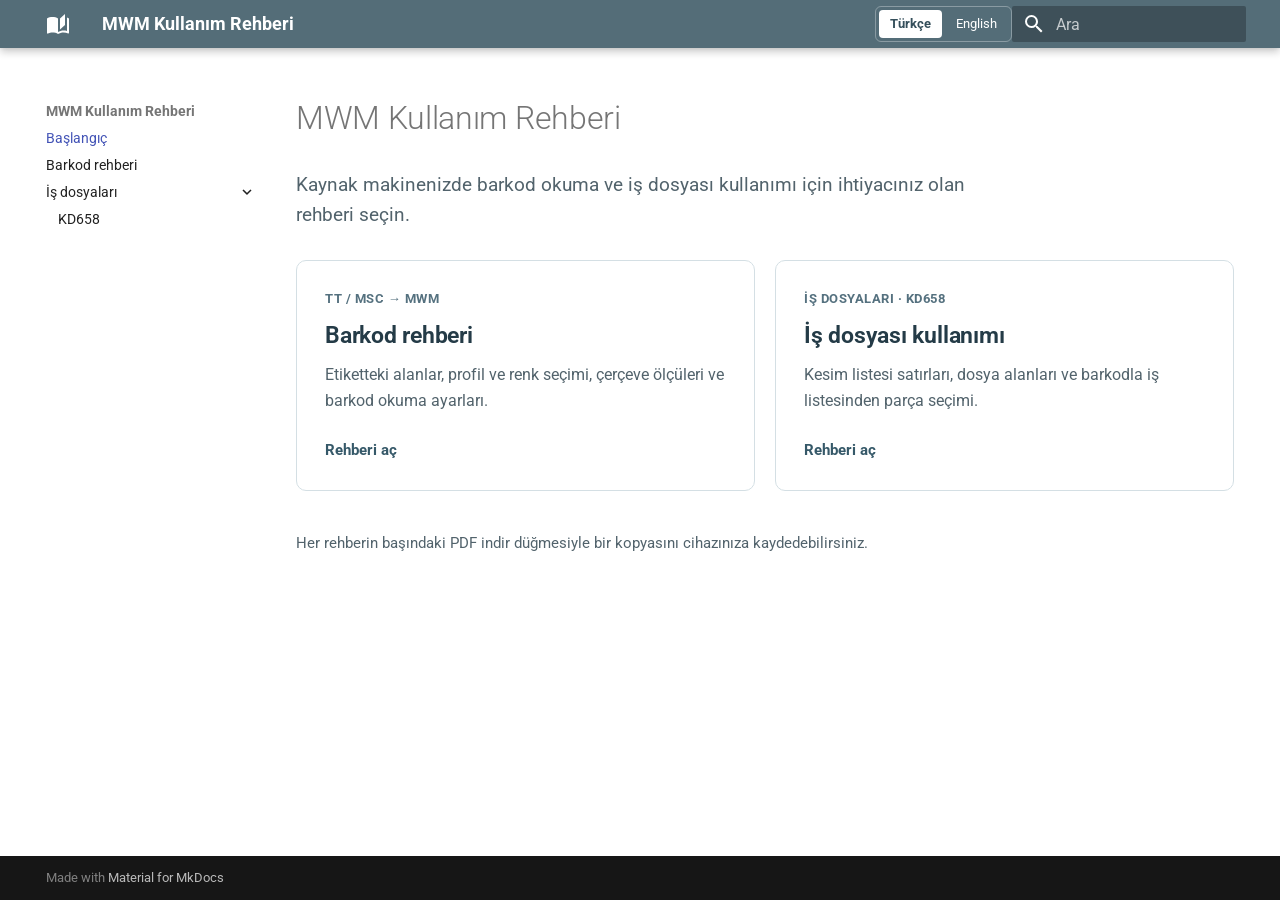
<file: index.html>
<!doctype html>
<html lang="tr" class="no-js">
  <head>
    
      <meta charset="utf-8">
      <meta name="viewport" content="width=device-width,initial-scale=1">
      
        <meta name="description" content="MWM kaynak makineleri için TT / MSC barkod okuma, profil reçetesi ve iş dosyası rehberi">
      
      
      
        <link rel="canonical" href="https://hm-info.github.io/mwm_info/index.html">
      
      
      
        <link rel="next" href="barcode-tr.html">
      
      
        
          <link rel="alternate" href="index.html" hreflang="tr">
        
          <link rel="alternate" href="home-en.html" hreflang="en">
        
      
      
      <link rel="icon" href="assets/images/favicon.png">
      <meta name="generator" content="mkdocs-1.6.1, mkdocs-material-9.7.6">
    
    
      
        <title>Başlangıç - MWM Kullanım Rehberi</title>
      
    
    
      <link rel="stylesheet" href="assets/stylesheets/main.484c7ddc.min.css">
      
        
        <link rel="stylesheet" href="assets/stylesheets/palette.ab4e12ef.min.css">
      
      


    
    
      
    
    
      
        
        
        <link rel="preconnect" href="https://fonts.gstatic.com" crossorigin>
        <link rel="stylesheet" href="https://fonts.googleapis.com/css?family=Roboto:300,300i,400,400i,700,700i%7CRoboto+Mono:400,400i,700,700i&display=fallback">
        <style>:root{--md-text-font:"Roboto";--md-code-font:"Roboto Mono"}</style>
      
    
    
      <link rel="stylesheet" href="stylesheets/guide.css">
    
    <script>__md_scope=new URL(".",location),__md_hash=e=>[...e].reduce(((e,_)=>(e<<5)-e+_.charCodeAt(0)),0),__md_get=(e,_=localStorage,t=__md_scope)=>JSON.parse(_.getItem(t.pathname+"."+e)),__md_set=(e,_,t=localStorage,a=__md_scope)=>{try{t.setItem(a.pathname+"."+e,JSON.stringify(_))}catch(e){}}</script>
    
      

    
    
  </head>
  
  
    
    
      
    
    
    
    
    <body dir="ltr" data-md-color-scheme="default" data-md-color-primary="blue-grey" data-md-color-accent="blue-grey">
  
    
    <input class="md-toggle" data-md-toggle="drawer" type="checkbox" id="__drawer" autocomplete="off">
    <input class="md-toggle" data-md-toggle="search" type="checkbox" id="__search" autocomplete="off">
    <label class="md-overlay" for="__drawer"></label>
    <div data-md-component="skip">
      
        
        <a href="#mwm-kullanm-rehberi" class="md-skip">
          Ana içeriğe geç
        </a>
      
    </div>
    <div data-md-component="announce">
      
    </div>
    
    
      

  

<header class="md-header md-header--shadow" data-md-component="header">
  <nav class="md-header__inner md-grid" aria-label="Başlık">
    <a href="index.html" title="MWM Kullanım Rehberi" class="md-header__button md-logo" aria-label="MWM Kullanım Rehberi" data-md-component="logo">
      
  
  <svg xmlns="http://www.w3.org/2000/svg" viewBox="0 0 24 24"><path d="m19 2-5 4.5v11l5-4.5zM6.5 5C4.55 5 2.45 5.4 1 6.5v14.66c0 .25.25.5.5.5.1 0 .15-.07.25-.07 1.35-.65 3.3-1.09 4.75-1.09 1.95 0 4.05.4 5.5 1.5 1.35-.85 3.8-1.5 5.5-1.5 1.65 0 3.35.31 4.75 1.06.1.05.15.03.25.03.25 0 .5-.25.5-.5V6.5c-.6-.45-1.25-.75-2-1V19c-1.1-.35-2.3-.5-3.5-.5-1.7 0-4.15.65-5.5 1.5V6.5C10.55 5.4 8.45 5 6.5 5"/></svg>

    </a>
    <label class="md-header__button md-icon" for="__drawer">
      
      <svg xmlns="http://www.w3.org/2000/svg" viewBox="0 0 24 24"><path d="M3 6h18v2H3zm0 5h18v2H3zm0 5h18v2H3z"/></svg>
    </label>
    <div class="md-header__title" data-md-component="header-title">
      <div class="md-header__ellipsis">
        <div class="md-header__topic">
          <span class="md-ellipsis">
            MWM Kullanım Rehberi
          </span>
        </div>
        <div class="md-header__topic" data-md-component="header-topic">
          <span class="md-ellipsis">
            
              Başlangıç
            
          </span>
        </div>
      </div>
    </div>
    
      
        <form class="md-header__option" data-md-component="palette">
  
    
    
    
    <input class="md-option" data-md-color-media="" data-md-color-scheme="default" data-md-color-primary="blue-grey" data-md-color-accent="blue-grey"  aria-hidden="true"  type="radio" name="__palette" id="__palette_0">
    
  
</form>
      
    
    
      <script>var palette=__md_get("__palette");if(palette&&palette.color){if("(prefers-color-scheme)"===palette.color.media){var media=matchMedia("(prefers-color-scheme: light)"),input=document.querySelector(media.matches?"[data-md-color-media='(prefers-color-scheme: light)']":"[data-md-color-media='(prefers-color-scheme: dark)']");palette.color.media=input.getAttribute("data-md-color-media"),palette.color.scheme=input.getAttribute("data-md-color-scheme"),palette.color.primary=input.getAttribute("data-md-color-primary"),palette.color.accent=input.getAttribute("data-md-color-accent")}for(var[key,value]of Object.entries(palette.color))document.body.setAttribute("data-md-color-"+key,value)}</script>
    
    
      <nav class="guide-language" aria-label="Dil seçimi">
  
    <a href="index.html" lang="tr" hreflang="tr" aria-current="page">Türkçe</a>
  
    <a href="home-en.html" lang="en" hreflang="en">English</a>
  
</nav>
    
    
      
      
        <label class="md-header__button md-icon" for="__search">
          
          <svg xmlns="http://www.w3.org/2000/svg" viewBox="0 0 24 24"><path d="M9.5 3A6.5 6.5 0 0 1 16 9.5c0 1.61-.59 3.09-1.56 4.23l.27.27h.79l5 5-1.5 1.5-5-5v-.79l-.27-.27A6.52 6.52 0 0 1 9.5 16 6.5 6.5 0 0 1 3 9.5 6.5 6.5 0 0 1 9.5 3m0 2C7 5 5 7 5 9.5S7 14 9.5 14 14 12 14 9.5 12 5 9.5 5"/></svg>
        </label>
        <div class="md-search" data-md-component="search" role="dialog">
  <label class="md-search__overlay" for="__search"></label>
  <div class="md-search__inner" role="search">
    <form class="md-search__form" name="search">
      <input type="text" class="md-search__input" name="query" aria-label="Ara" placeholder="Ara" autocapitalize="off" autocorrect="off" autocomplete="off" spellcheck="false" data-md-component="search-query" required>
      <label class="md-search__icon md-icon" for="__search">
        
        <svg xmlns="http://www.w3.org/2000/svg" viewBox="0 0 24 24"><path d="M9.5 3A6.5 6.5 0 0 1 16 9.5c0 1.61-.59 3.09-1.56 4.23l.27.27h.79l5 5-1.5 1.5-5-5v-.79l-.27-.27A6.52 6.52 0 0 1 9.5 16 6.5 6.5 0 0 1 3 9.5 6.5 6.5 0 0 1 9.5 3m0 2C7 5 5 7 5 9.5S7 14 9.5 14 14 12 14 9.5 12 5 9.5 5"/></svg>
        
        <svg xmlns="http://www.w3.org/2000/svg" viewBox="0 0 24 24"><path d="M20 11v2H8l5.5 5.5-1.42 1.42L4.16 12l7.92-7.92L13.5 5.5 8 11z"/></svg>
      </label>
      <nav class="md-search__options" aria-label="Ara">
        
        <button type="reset" class="md-search__icon md-icon" title="Temizle" aria-label="Temizle" tabindex="-1">
          
          <svg xmlns="http://www.w3.org/2000/svg" viewBox="0 0 24 24"><path d="M19 6.41 17.59 5 12 10.59 6.41 5 5 6.41 10.59 12 5 17.59 6.41 19 12 13.41 17.59 19 19 17.59 13.41 12z"/></svg>
        </button>
      </nav>
      
    </form>
    <div class="md-search__output">
      <div class="md-search__scrollwrap" tabindex="0" data-md-scrollfix>
        <div class="md-search-result" data-md-component="search-result">
          <div class="md-search-result__meta">
            Arama başlatılıyor
          </div>
          <ol class="md-search-result__list" role="presentation"></ol>
        </div>
      </div>
    </div>
  </div>
</div>
      
    
    
  </nav>
  
</header>
    
    <div class="md-container" data-md-component="container">
      
      
        
          
        
      
      <main class="md-main" data-md-component="main">
        <div class="md-main__inner md-grid">
          
            
              
                
              
              <div class="md-sidebar md-sidebar--primary" data-md-component="sidebar" data-md-type="navigation" >
                <div class="md-sidebar__scrollwrap">
                  <div class="md-sidebar__inner">
                    



<nav class="md-nav md-nav--primary" aria-label="Navigasyon" data-md-level="0">
  <label class="md-nav__title" for="__drawer">
    <a href="index.html" title="MWM Kullanım Rehberi" class="md-nav__button md-logo" aria-label="MWM Kullanım Rehberi" data-md-component="logo">
      
  
  <svg xmlns="http://www.w3.org/2000/svg" viewBox="0 0 24 24"><path d="m19 2-5 4.5v11l5-4.5zM6.5 5C4.55 5 2.45 5.4 1 6.5v14.66c0 .25.25.5.5.5.1 0 .15-.07.25-.07 1.35-.65 3.3-1.09 4.75-1.09 1.95 0 4.05.4 5.5 1.5 1.35-.85 3.8-1.5 5.5-1.5 1.65 0 3.35.31 4.75 1.06.1.05.15.03.25.03.25 0 .5-.25.5-.5V6.5c-.6-.45-1.25-.75-2-1V19c-1.1-.35-2.3-.5-3.5-.5-1.7 0-4.15.65-5.5 1.5V6.5C10.55 5.4 8.45 5 6.5 5"/></svg>

    </a>
    MWM Kullanım Rehberi
  </label>
  
  <ul class="md-nav__list" data-md-scrollfix>
    
      
      
  
  
    
  
  
  
    <li class="md-nav__item md-nav__item--active">
      
      <input class="md-nav__toggle md-toggle" type="checkbox" id="__toc">
      
      
        
      
      
      <a href="index.html" class="md-nav__link md-nav__link--active">
        
  
  
  <span class="md-ellipsis">
    
  
    Başlangıç
  

    
  </span>
  
  

      </a>
      
    </li>
  

    
      
      
  
  
  
  
    <li class="md-nav__item">
      <a href="barcode-tr.html" class="md-nav__link">
        
  
  
  <span class="md-ellipsis">
    
  
    Barkod rehberi
  

    
  </span>
  
  

      </a>
    </li>
  

    
      
      
  
  
  
  
    
    
    
    
    
    <li class="md-nav__item md-nav__item--nested">
      
        
        
          
        
        <input class="md-nav__toggle md-toggle md-toggle--indeterminate" type="checkbox" id="__nav_3" >
        
          
          <label class="md-nav__link" for="__nav_3" id="__nav_3_label" tabindex="0">
            
  
  
  <span class="md-ellipsis">
    
  
    İş dosyaları
  

    
  </span>
  
  

            <span class="md-nav__icon md-icon"></span>
          </label>
        
        <nav class="md-nav" data-md-level="1" aria-labelledby="__nav_3_label" aria-expanded="false">
          <label class="md-nav__title" for="__nav_3">
            <span class="md-nav__icon md-icon"></span>
            
  
    İş dosyaları
  

          </label>
          <ul class="md-nav__list" data-md-scrollfix>
            
              
                
  
  
  
  
    <li class="md-nav__item">
      <a href="turkish.html" class="md-nav__link">
        
  
  
  <span class="md-ellipsis">
    
  
    KD658
  

    
  </span>
  
  

      </a>
    </li>
  

              
            
          </ul>
        </nav>
      
    </li>
  

    
  </ul>
</nav>
                  </div>
                </div>
              </div>
            
            
              
                
              
              <div class="md-sidebar md-sidebar--secondary" data-md-component="sidebar" data-md-type="toc" hidden>
                <div class="md-sidebar__scrollwrap">
                  <div class="md-sidebar__inner">
                    

<nav class="md-nav md-nav--secondary" aria-label="İçindekiler">
  
  
  
    
  
  
</nav>
                  </div>
                </div>
              </div>
            
          
          
            <div class="md-content" data-md-component="content">
              
              <article class="md-content__inner md-typeset">
                
                  
  




<h1 id="mwm-kullanm-rehberi">MWM Kullanım Rehberi</h1>
<p class="guide-intro">Kaynak makinenizde barkod okuma ve iş dosyası kullanımı için ihtiyacınız olan rehberi seçin.</p>

<div class="guide-grid">
  <a class="guide-card" href="barcode-tr.html">
    <span class="guide-card__label">TT / MSC → MWM</span>
    <h2>Barkod rehberi</h2>
    <p>Etiketteki alanlar, profil ve renk seçimi, çerçeve ölçüleri ve barkod okuma ayarları.</p>
    <span class="guide-card__action">Rehberi aç</span>
  </a>
  <a class="guide-card" href="turkish.html">
    <span class="guide-card__label">İş dosyaları · KD658</span>
    <h2>İş dosyası kullanımı</h2>
    <p>Kesim listesi satırları, dosya alanları ve barkodla iş listesinden parça seçimi.</p>
    <span class="guide-card__action">Rehberi aç</span>
  </a>
</div>

<p class="guide-note">Her rehberin başındaki PDF indir düğmesiyle bir kopyasını cihazınıza kaydedebilirsiniz.</p>







  
  




  



                
              </article>
            </div>
          
          
<script>var target=document.getElementById(location.hash.slice(1));target&&target.name&&(target.checked=target.name.startsWith("__tabbed_"))</script>
        </div>
        
          <button type="button" class="md-top md-icon" data-md-component="top" hidden>
  
  <svg xmlns="http://www.w3.org/2000/svg" viewBox="0 0 24 24"><path d="M13 20h-2V8l-5.5 5.5-1.42-1.42L12 4.16l7.92 7.92-1.42 1.42L13 8z"/></svg>
  Başa dön
</button>
        
      </main>
      
        <footer class="md-footer">
  
  <div class="md-footer-meta md-typeset">
    <div class="md-footer-meta__inner md-grid">
      <div class="md-copyright">
  
  
    Made with
    <a href="https://squidfunk.github.io/mkdocs-material/" target="_blank" rel="noopener">
      Material for MkDocs
    </a>
  
</div>
      
    </div>
  </div>
</footer>
      
    </div>
    <div class="md-dialog" data-md-component="dialog">
      <div class="md-dialog__inner md-typeset"></div>
    </div>
    
    
    
      
      
      <script id="__config" type="application/json">{"annotate": null, "base": ".", "features": ["navigation.expand", "navigation.top", "search.highlight"], "search": "assets/javascripts/workers/search.2c215733.min.js", "tags": null, "translations": {"clipboard.copied": "Kopyaland\u0131", "clipboard.copy": "Kopyala", "search.result.more.one": "Bu sayfada 1 tane daha", "search.result.more.other": "Bu sayfada # tane daha", "search.result.none": "E\u015fle\u015fen dok\u00fcman bulunamad\u0131", "search.result.one": "1 dok\u00fcman bulundu", "search.result.other": "# dok\u00fcman bulundu", "search.result.placeholder": "Aramaya ba\u015flamak i\u00e7in yaz\u0131n", "search.result.term.missing": "Eksik", "select.version": "Versiyon se\u00e7"}, "version": null}</script>
    
    
      <script src="assets/javascripts/bundle.79ae519e.min.js"></script>
      
    
  </body>
</html>
</file>
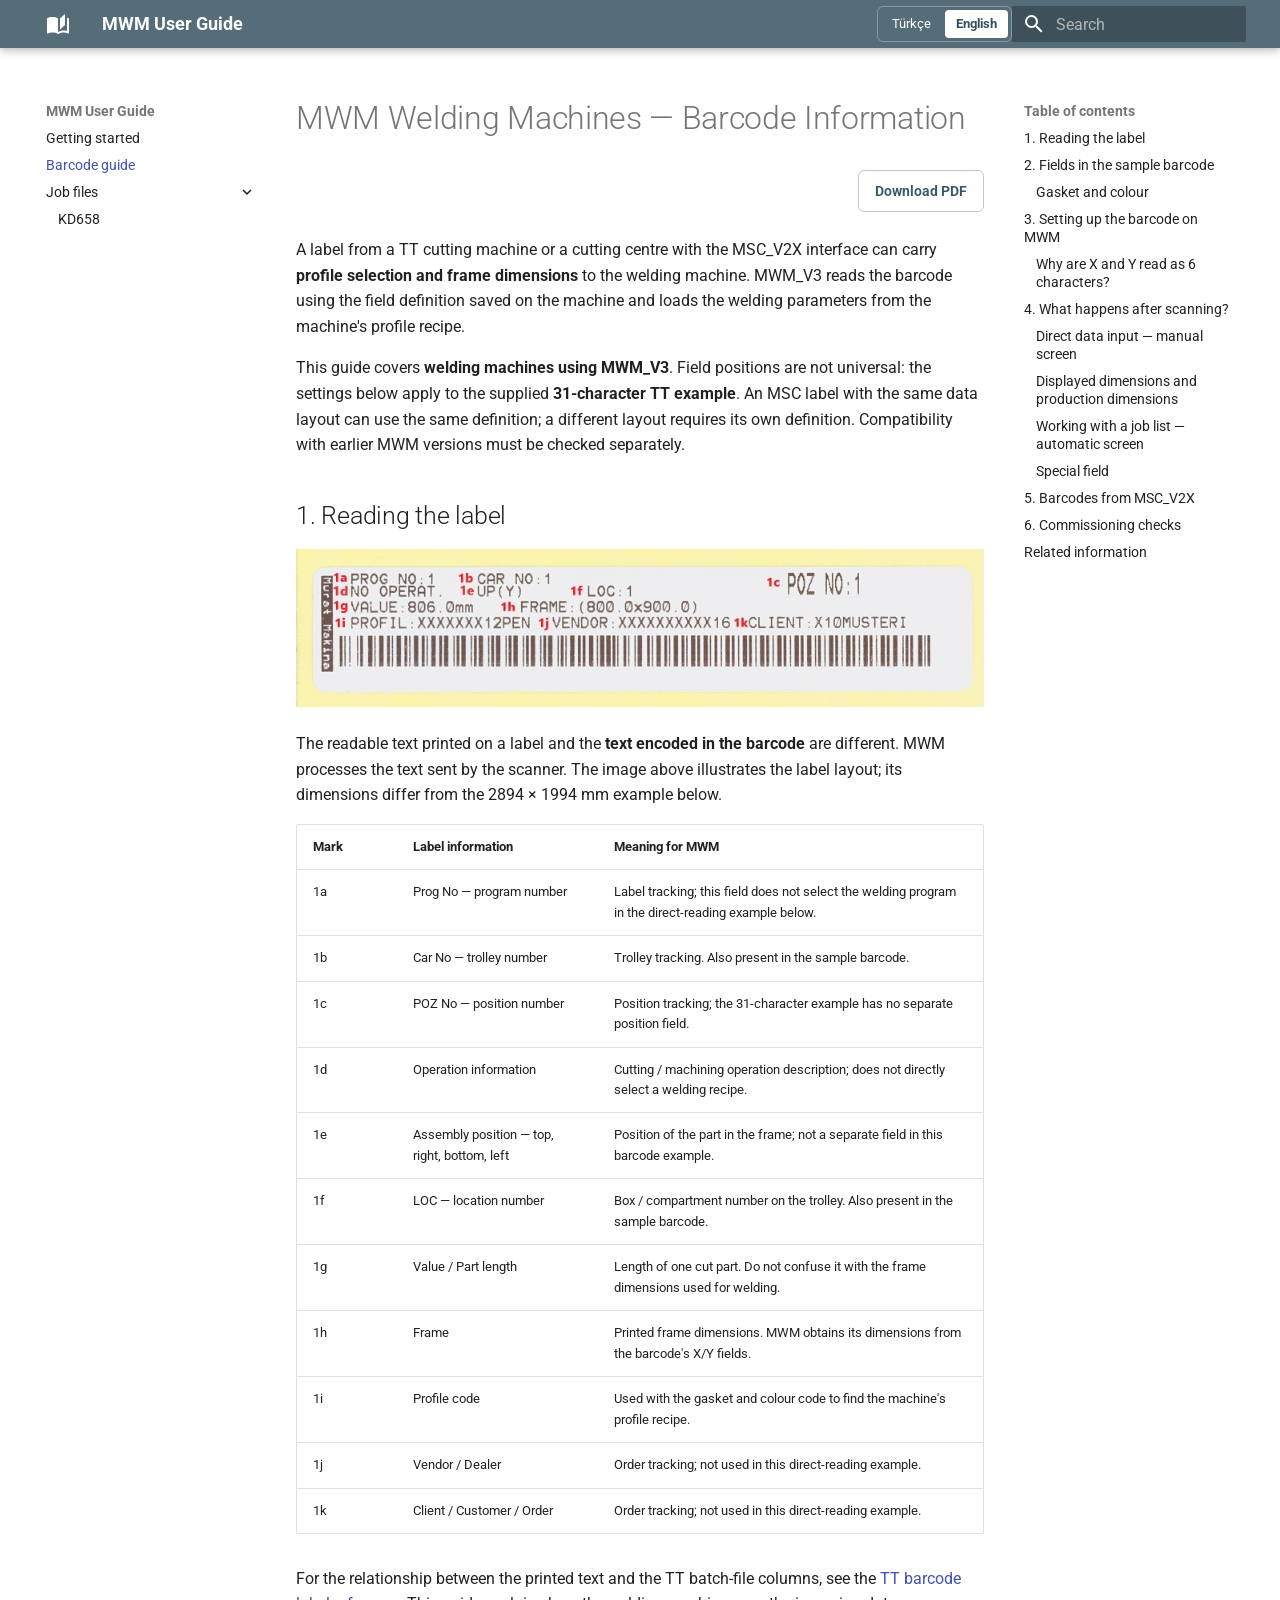
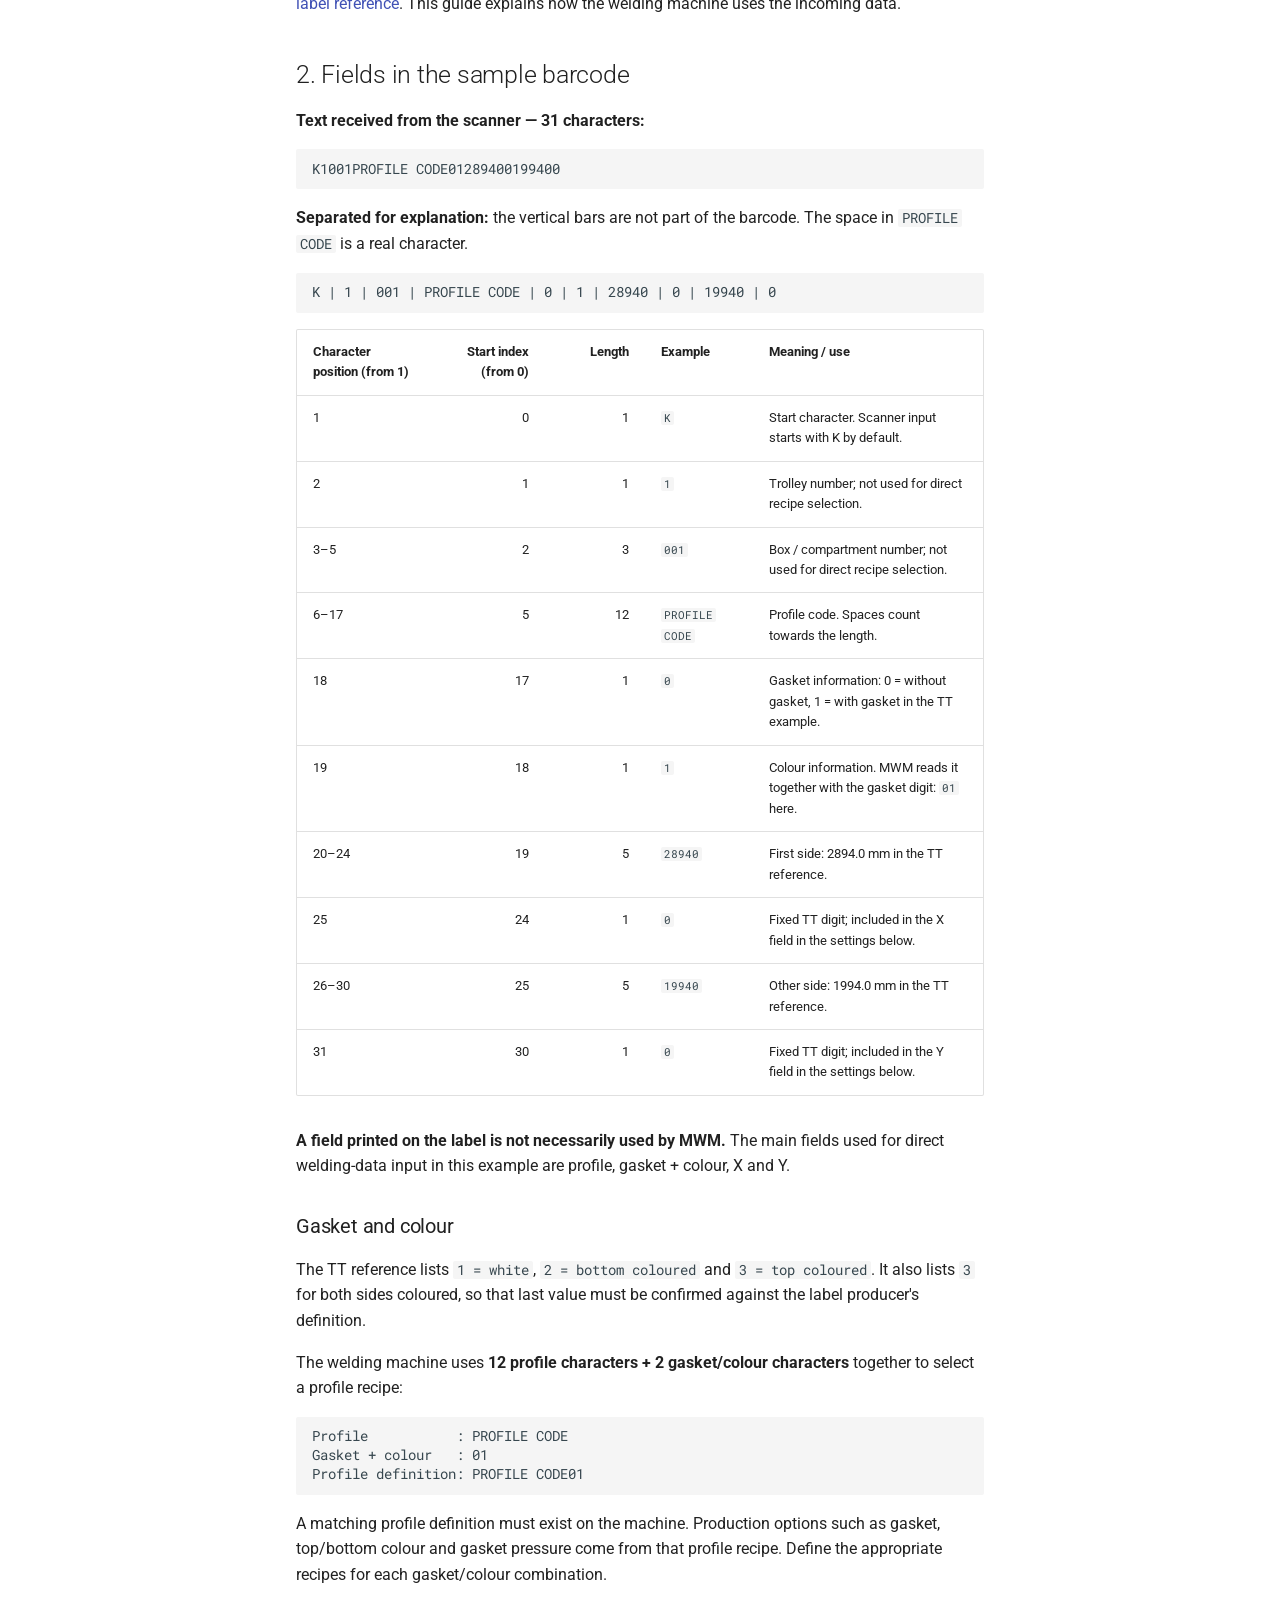
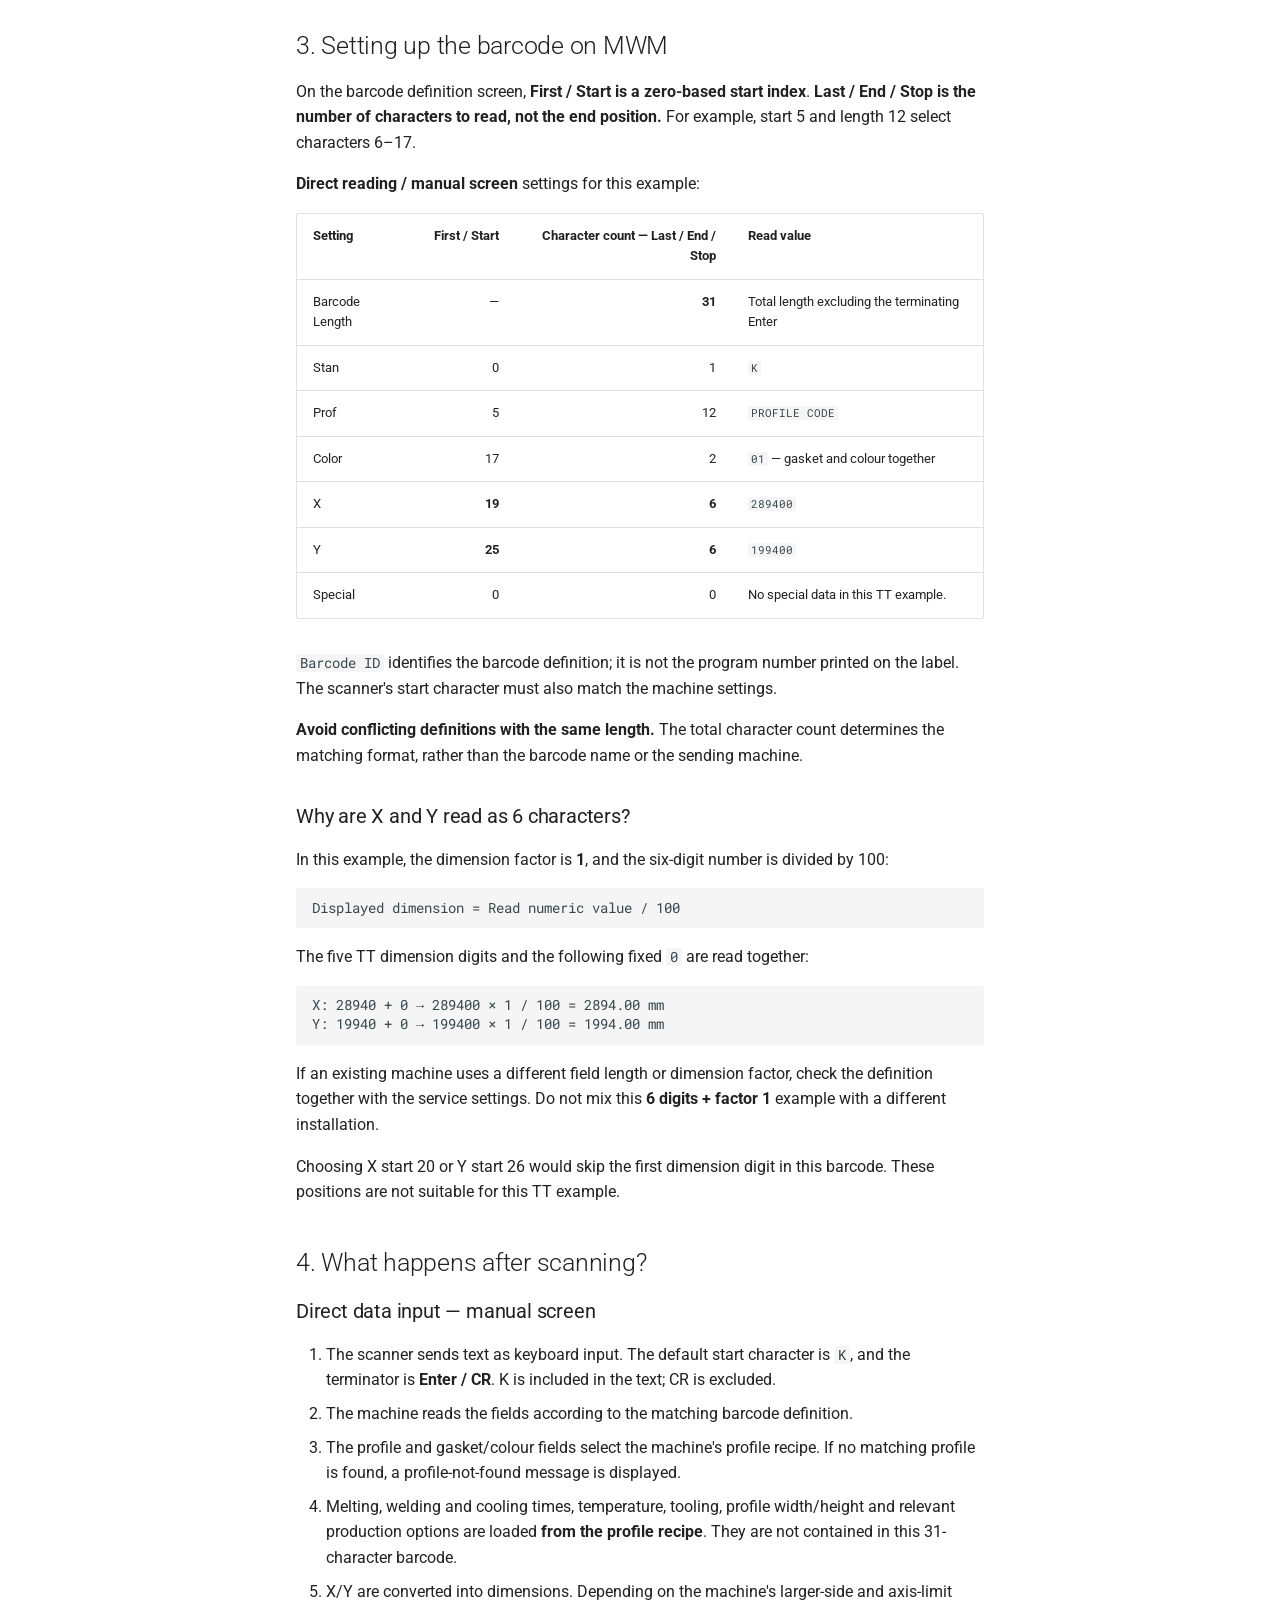
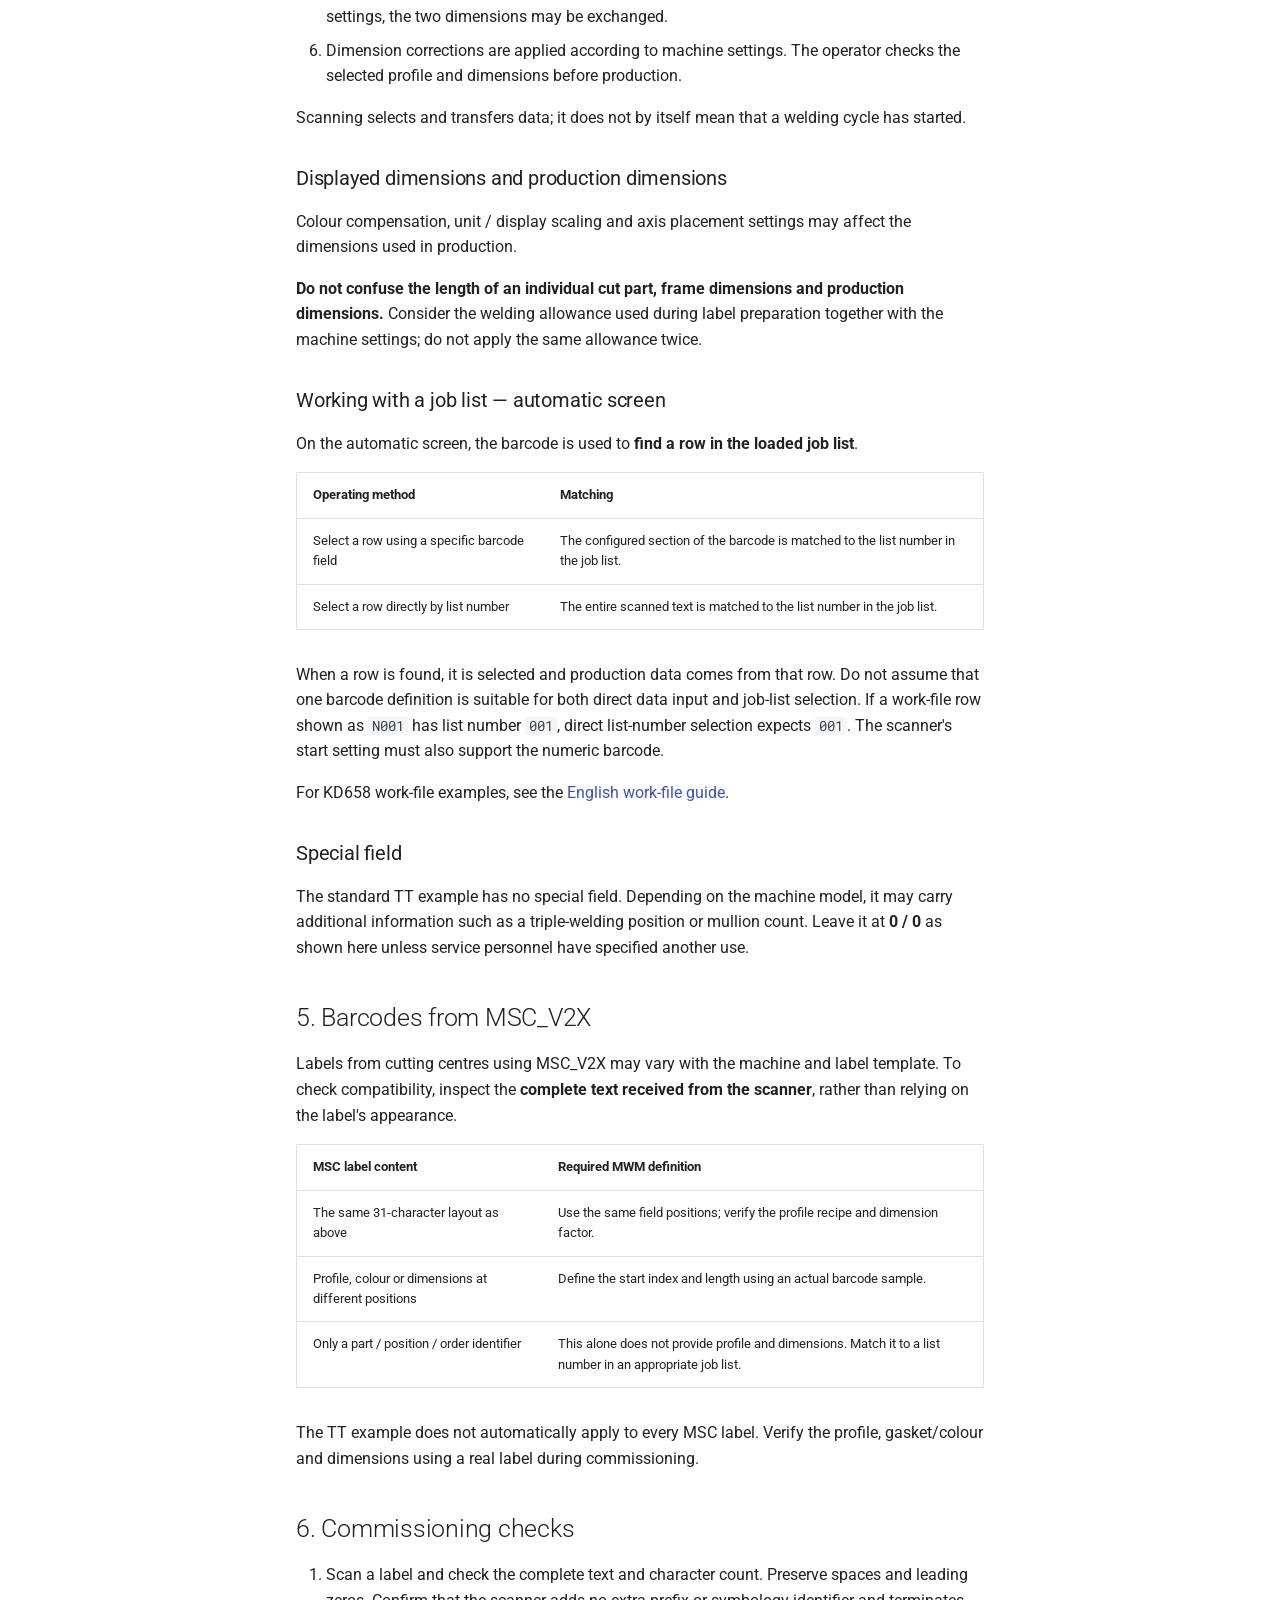
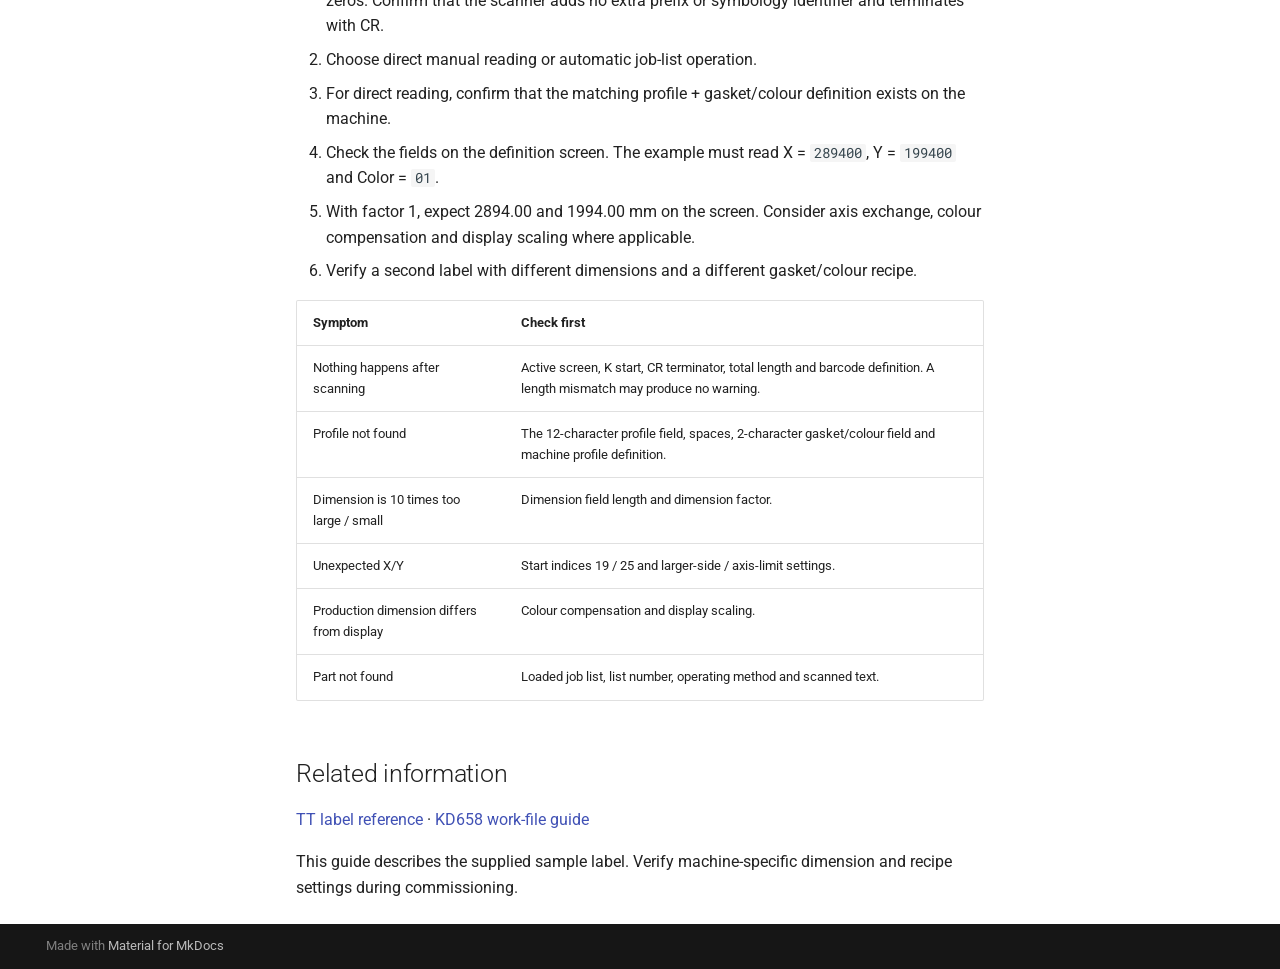
<file: barcode-en.html>
<!doctype html>
<html lang="en" class="no-js">
  <head>
    
      <meta charset="utf-8">
      <meta name="viewport" content="width=device-width,initial-scale=1">
      
        <meta name="description" content="Barcode reading and job files for MWM welding machines.">
      
      
      
        <link rel="canonical" href="https://hm-info.github.io/mwm_info/barcode-en.html">
      
      
        <link rel="prev" href="home-en.html">
      
      
        <link rel="next" href="english.html">
      
      
        
          <link rel="alternate" href="barcode-tr.html" hreflang="tr">
        
          <link rel="alternate" href="barcode-en.html" hreflang="en">
        
      
      
      <link rel="icon" href="assets/images/favicon.png">
      <meta name="generator" content="mkdocs-1.6.1, mkdocs-material-9.7.6">
    
    
      
        <title>MWM Welding Machines — Barcode Information - MWM User Guide</title>
      
    
    
      <link rel="stylesheet" href="assets/stylesheets/main.484c7ddc.min.css">
      
        
        <link rel="stylesheet" href="assets/stylesheets/palette.ab4e12ef.min.css">
      
      


    
    
      
    
    
      
        
        
        <link rel="preconnect" href="https://fonts.gstatic.com" crossorigin>
        <link rel="stylesheet" href="https://fonts.googleapis.com/css?family=Roboto:300,300i,400,400i,700,700i%7CRoboto+Mono:400,400i,700,700i&display=fallback">
        <style>:root{--md-text-font:"Roboto";--md-code-font:"Roboto Mono"}</style>
      
    
    
      <link rel="stylesheet" href="stylesheets/guide.css">
    
    <script>__md_scope=new URL(".",location),__md_hash=e=>[...e].reduce(((e,_)=>(e<<5)-e+_.charCodeAt(0)),0),__md_get=(e,_=localStorage,t=__md_scope)=>JSON.parse(_.getItem(t.pathname+"."+e)),__md_set=(e,_,t=localStorage,a=__md_scope)=>{try{t.setItem(a.pathname+"."+e,JSON.stringify(_))}catch(e){}}</script>
    
      

    
    
  </head>
  
  
    
    
      
    
    
    
    
    <body dir="ltr" data-md-color-scheme="default" data-md-color-primary="blue-grey" data-md-color-accent="blue-grey">
  
    
    <input class="md-toggle" data-md-toggle="drawer" type="checkbox" id="__drawer" autocomplete="off">
    <input class="md-toggle" data-md-toggle="search" type="checkbox" id="__search" autocomplete="off">
    <label class="md-overlay" for="__drawer"></label>
    <div data-md-component="skip">
      
        
        <a href="#mwm-welding-machines-barcode-information" class="md-skip">
          Skip to content
        </a>
      
    </div>
    <div data-md-component="announce">
      
    </div>
    
    
      

  

<header class="md-header md-header--shadow" data-md-component="header">
  <nav class="md-header__inner md-grid" aria-label="Header">
    <a href="home-en.html" title="MWM User Guide" class="md-header__button md-logo" aria-label="MWM User Guide" data-md-component="logo">
      
  
  <svg xmlns="http://www.w3.org/2000/svg" viewBox="0 0 24 24"><path d="m19 2-5 4.5v11l5-4.5zM6.5 5C4.55 5 2.45 5.4 1 6.5v14.66c0 .25.25.5.5.5.1 0 .15-.07.25-.07 1.35-.65 3.3-1.09 4.75-1.09 1.95 0 4.05.4 5.5 1.5 1.35-.85 3.8-1.5 5.5-1.5 1.65 0 3.35.31 4.75 1.06.1.05.15.03.25.03.25 0 .5-.25.5-.5V6.5c-.6-.45-1.25-.75-2-1V19c-1.1-.35-2.3-.5-3.5-.5-1.7 0-4.15.65-5.5 1.5V6.5C10.55 5.4 8.45 5 6.5 5"/></svg>

    </a>
    <label class="md-header__button md-icon" for="__drawer">
      
      <svg xmlns="http://www.w3.org/2000/svg" viewBox="0 0 24 24"><path d="M3 6h18v2H3zm0 5h18v2H3zm0 5h18v2H3z"/></svg>
    </label>
    <div class="md-header__title" data-md-component="header-title">
      <div class="md-header__ellipsis">
        <div class="md-header__topic">
          <span class="md-ellipsis">
            MWM User Guide
          </span>
        </div>
        <div class="md-header__topic" data-md-component="header-topic">
          <span class="md-ellipsis">
            
              MWM Welding Machines — Barcode Information
            
          </span>
        </div>
      </div>
    </div>
    
      
        <form class="md-header__option" data-md-component="palette">
  
    
    
    
    <input class="md-option" data-md-color-media="" data-md-color-scheme="default" data-md-color-primary="blue-grey" data-md-color-accent="blue-grey"  aria-hidden="true"  type="radio" name="__palette" id="__palette_0">
    
  
</form>
      
    
    
      <script>var palette=__md_get("__palette");if(palette&&palette.color){if("(prefers-color-scheme)"===palette.color.media){var media=matchMedia("(prefers-color-scheme: light)"),input=document.querySelector(media.matches?"[data-md-color-media='(prefers-color-scheme: light)']":"[data-md-color-media='(prefers-color-scheme: dark)']");palette.color.media=input.getAttribute("data-md-color-media"),palette.color.scheme=input.getAttribute("data-md-color-scheme"),palette.color.primary=input.getAttribute("data-md-color-primary"),palette.color.accent=input.getAttribute("data-md-color-accent")}for(var[key,value]of Object.entries(palette.color))document.body.setAttribute("data-md-color-"+key,value)}</script>
    
    
      <nav class="guide-language" aria-label="Language">
  
    <a href="barcode-tr.html" lang="tr" hreflang="tr">Türkçe</a>
  
    <a href="barcode-en.html" lang="en" hreflang="en" aria-current="page">English</a>
  
</nav>
    
    
      
      
        <label class="md-header__button md-icon" for="__search">
          
          <svg xmlns="http://www.w3.org/2000/svg" viewBox="0 0 24 24"><path d="M9.5 3A6.5 6.5 0 0 1 16 9.5c0 1.61-.59 3.09-1.56 4.23l.27.27h.79l5 5-1.5 1.5-5-5v-.79l-.27-.27A6.52 6.52 0 0 1 9.5 16 6.5 6.5 0 0 1 3 9.5 6.5 6.5 0 0 1 9.5 3m0 2C7 5 5 7 5 9.5S7 14 9.5 14 14 12 14 9.5 12 5 9.5 5"/></svg>
        </label>
        <div class="md-search" data-md-component="search" role="dialog">
  <label class="md-search__overlay" for="__search"></label>
  <div class="md-search__inner" role="search">
    <form class="md-search__form" name="search">
      <input type="text" class="md-search__input" name="query" aria-label="Search" placeholder="Search" autocapitalize="off" autocorrect="off" autocomplete="off" spellcheck="false" data-md-component="search-query" required>
      <label class="md-search__icon md-icon" for="__search">
        
        <svg xmlns="http://www.w3.org/2000/svg" viewBox="0 0 24 24"><path d="M9.5 3A6.5 6.5 0 0 1 16 9.5c0 1.61-.59 3.09-1.56 4.23l.27.27h.79l5 5-1.5 1.5-5-5v-.79l-.27-.27A6.52 6.52 0 0 1 9.5 16 6.5 6.5 0 0 1 3 9.5 6.5 6.5 0 0 1 9.5 3m0 2C7 5 5 7 5 9.5S7 14 9.5 14 14 12 14 9.5 12 5 9.5 5"/></svg>
        
        <svg xmlns="http://www.w3.org/2000/svg" viewBox="0 0 24 24"><path d="M20 11v2H8l5.5 5.5-1.42 1.42L4.16 12l7.92-7.92L13.5 5.5 8 11z"/></svg>
      </label>
      <nav class="md-search__options" aria-label="Search">
        
        <button type="reset" class="md-search__icon md-icon" title="Clear" aria-label="Clear" tabindex="-1">
          
          <svg xmlns="http://www.w3.org/2000/svg" viewBox="0 0 24 24"><path d="M19 6.41 17.59 5 12 10.59 6.41 5 5 6.41 10.59 12 5 17.59 6.41 19 12 13.41 17.59 19 19 17.59 13.41 12z"/></svg>
        </button>
      </nav>
      
    </form>
    <div class="md-search__output">
      <div class="md-search__scrollwrap" tabindex="0" data-md-scrollfix>
        <div class="md-search-result" data-md-component="search-result">
          <div class="md-search-result__meta">
            Initializing search
          </div>
          <ol class="md-search-result__list" role="presentation"></ol>
        </div>
      </div>
    </div>
  </div>
</div>
      
    
    
  </nav>
  
</header>
    
    <div class="md-container" data-md-component="container">
      
      
        
          
        
      
      <main class="md-main" data-md-component="main">
        <div class="md-main__inner md-grid">
          
            
              
              <div class="md-sidebar md-sidebar--primary" data-md-component="sidebar" data-md-type="navigation" >
                <div class="md-sidebar__scrollwrap">
                  <div class="md-sidebar__inner">
                    



<nav class="md-nav md-nav--primary" aria-label="Navigation" data-md-level="0">
  <label class="md-nav__title" for="__drawer">
    <a href="home-en.html" title="MWM User Guide" class="md-nav__button md-logo" aria-label="MWM User Guide" data-md-component="logo">
      
  
  <svg xmlns="http://www.w3.org/2000/svg" viewBox="0 0 24 24"><path d="m19 2-5 4.5v11l5-4.5zM6.5 5C4.55 5 2.45 5.4 1 6.5v14.66c0 .25.25.5.5.5.1 0 .15-.07.25-.07 1.35-.65 3.3-1.09 4.75-1.09 1.95 0 4.05.4 5.5 1.5 1.35-.85 3.8-1.5 5.5-1.5 1.65 0 3.35.31 4.75 1.06.1.05.15.03.25.03.25 0 .5-.25.5-.5V6.5c-.6-.45-1.25-.75-2-1V19c-1.1-.35-2.3-.5-3.5-.5-1.7 0-4.15.65-5.5 1.5V6.5C10.55 5.4 8.45 5 6.5 5"/></svg>

    </a>
    MWM User Guide
  </label>
  
  <ul class="md-nav__list" data-md-scrollfix>
    
      
      
  
  
  
  
    <li class="md-nav__item">
      <a href="home-en.html" class="md-nav__link">
        
  
  
  <span class="md-ellipsis">
    
  
    Getting started
  

    
  </span>
  
  

      </a>
    </li>
  

    
      
      
  
  
    
  
  
  
    <li class="md-nav__item md-nav__item--active">
      
      <input class="md-nav__toggle md-toggle" type="checkbox" id="__toc">
      
      
        
      
      
        <label class="md-nav__link md-nav__link--active" for="__toc">
          
  
  
  <span class="md-ellipsis">
    
  
    Barcode guide
  

    
  </span>
  
  

          <span class="md-nav__icon md-icon"></span>
        </label>
      
      <a href="barcode-en.html" class="md-nav__link md-nav__link--active">
        
  
  
  <span class="md-ellipsis">
    
  
    Barcode guide
  

    
  </span>
  
  

      </a>
      
        

<nav class="md-nav md-nav--secondary" aria-label="Table of contents">
  
  
  
    
  
  
    <label class="md-nav__title" for="__toc">
      <span class="md-nav__icon md-icon"></span>
      Table of contents
    </label>
    <ul class="md-nav__list" data-md-component="toc" data-md-scrollfix>
      
        <li class="md-nav__item">
  <a href="#1-reading-the-label" class="md-nav__link">
    <span class="md-ellipsis">
      
        1. Reading the label
      
    </span>
  </a>
  
</li>
      
        <li class="md-nav__item">
  <a href="#2-fields-in-the-sample-barcode" class="md-nav__link">
    <span class="md-ellipsis">
      
        2. Fields in the sample barcode
      
    </span>
  </a>
  
    <nav class="md-nav" aria-label="2. Fields in the sample barcode">
      <ul class="md-nav__list">
        
          <li class="md-nav__item">
  <a href="#gasket-and-colour" class="md-nav__link">
    <span class="md-ellipsis">
      
        Gasket and colour
      
    </span>
  </a>
  
</li>
        
      </ul>
    </nav>
  
</li>
      
        <li class="md-nav__item">
  <a href="#3-setting-up-the-barcode-on-mwm" class="md-nav__link">
    <span class="md-ellipsis">
      
        3. Setting up the barcode on MWM
      
    </span>
  </a>
  
    <nav class="md-nav" aria-label="3. Setting up the barcode on MWM">
      <ul class="md-nav__list">
        
          <li class="md-nav__item">
  <a href="#why-are-x-and-y-read-as-6-characters" class="md-nav__link">
    <span class="md-ellipsis">
      
        Why are X and Y read as 6 characters?
      
    </span>
  </a>
  
</li>
        
      </ul>
    </nav>
  
</li>
      
        <li class="md-nav__item">
  <a href="#4-what-happens-after-scanning" class="md-nav__link">
    <span class="md-ellipsis">
      
        4. What happens after scanning?
      
    </span>
  </a>
  
    <nav class="md-nav" aria-label="4. What happens after scanning?">
      <ul class="md-nav__list">
        
          <li class="md-nav__item">
  <a href="#direct-data-input-manual-screen" class="md-nav__link">
    <span class="md-ellipsis">
      
        Direct data input — manual screen
      
    </span>
  </a>
  
</li>
        
          <li class="md-nav__item">
  <a href="#displayed-dimensions-and-production-dimensions" class="md-nav__link">
    <span class="md-ellipsis">
      
        Displayed dimensions and production dimensions
      
    </span>
  </a>
  
</li>
        
          <li class="md-nav__item">
  <a href="#working-with-a-job-list-automatic-screen" class="md-nav__link">
    <span class="md-ellipsis">
      
        Working with a job list — automatic screen
      
    </span>
  </a>
  
</li>
        
          <li class="md-nav__item">
  <a href="#special-field" class="md-nav__link">
    <span class="md-ellipsis">
      
        Special field
      
    </span>
  </a>
  
</li>
        
      </ul>
    </nav>
  
</li>
      
        <li class="md-nav__item">
  <a href="#5-barcodes-from-msc_v2x" class="md-nav__link">
    <span class="md-ellipsis">
      
        5. Barcodes from MSC_V2X
      
    </span>
  </a>
  
</li>
      
        <li class="md-nav__item">
  <a href="#6-commissioning-checks" class="md-nav__link">
    <span class="md-ellipsis">
      
        6. Commissioning checks
      
    </span>
  </a>
  
</li>
      
        <li class="md-nav__item">
  <a href="#related-information" class="md-nav__link">
    <span class="md-ellipsis">
      
        Related information
      
    </span>
  </a>
  
</li>
      
    </ul>
  
</nav>
      
    </li>
  

    
      
      
  
  
  
  
    
    
    
    
    
    <li class="md-nav__item md-nav__item--nested">
      
        
        
          
        
        <input class="md-nav__toggle md-toggle md-toggle--indeterminate" type="checkbox" id="__nav_3" >
        
          
          <label class="md-nav__link" for="__nav_3" id="__nav_3_label" tabindex="0">
            
  
  
  <span class="md-ellipsis">
    
  
    Job files
  

    
  </span>
  
  

            <span class="md-nav__icon md-icon"></span>
          </label>
        
        <nav class="md-nav" data-md-level="1" aria-labelledby="__nav_3_label" aria-expanded="false">
          <label class="md-nav__title" for="__nav_3">
            <span class="md-nav__icon md-icon"></span>
            
  
    Job files
  

          </label>
          <ul class="md-nav__list" data-md-scrollfix>
            
              
                
  
  
  
  
    <li class="md-nav__item">
      <a href="english.html" class="md-nav__link">
        
  
  
  <span class="md-ellipsis">
    
  
    KD658
  

    
  </span>
  
  

      </a>
    </li>
  

              
            
          </ul>
        </nav>
      
    </li>
  

    
  </ul>
</nav>
                  </div>
                </div>
              </div>
            
            
              
              <div class="md-sidebar md-sidebar--secondary" data-md-component="sidebar" data-md-type="toc" >
                <div class="md-sidebar__scrollwrap">
                  <div class="md-sidebar__inner">
                    

<nav class="md-nav md-nav--secondary" aria-label="Table of contents">
  
  
  
    
  
  
    <label class="md-nav__title" for="__toc">
      <span class="md-nav__icon md-icon"></span>
      Table of contents
    </label>
    <ul class="md-nav__list" data-md-component="toc" data-md-scrollfix>
      
        <li class="md-nav__item">
  <a href="#1-reading-the-label" class="md-nav__link">
    <span class="md-ellipsis">
      
        1. Reading the label
      
    </span>
  </a>
  
</li>
      
        <li class="md-nav__item">
  <a href="#2-fields-in-the-sample-barcode" class="md-nav__link">
    <span class="md-ellipsis">
      
        2. Fields in the sample barcode
      
    </span>
  </a>
  
    <nav class="md-nav" aria-label="2. Fields in the sample barcode">
      <ul class="md-nav__list">
        
          <li class="md-nav__item">
  <a href="#gasket-and-colour" class="md-nav__link">
    <span class="md-ellipsis">
      
        Gasket and colour
      
    </span>
  </a>
  
</li>
        
      </ul>
    </nav>
  
</li>
      
        <li class="md-nav__item">
  <a href="#3-setting-up-the-barcode-on-mwm" class="md-nav__link">
    <span class="md-ellipsis">
      
        3. Setting up the barcode on MWM
      
    </span>
  </a>
  
    <nav class="md-nav" aria-label="3. Setting up the barcode on MWM">
      <ul class="md-nav__list">
        
          <li class="md-nav__item">
  <a href="#why-are-x-and-y-read-as-6-characters" class="md-nav__link">
    <span class="md-ellipsis">
      
        Why are X and Y read as 6 characters?
      
    </span>
  </a>
  
</li>
        
      </ul>
    </nav>
  
</li>
      
        <li class="md-nav__item">
  <a href="#4-what-happens-after-scanning" class="md-nav__link">
    <span class="md-ellipsis">
      
        4. What happens after scanning?
      
    </span>
  </a>
  
    <nav class="md-nav" aria-label="4. What happens after scanning?">
      <ul class="md-nav__list">
        
          <li class="md-nav__item">
  <a href="#direct-data-input-manual-screen" class="md-nav__link">
    <span class="md-ellipsis">
      
        Direct data input — manual screen
      
    </span>
  </a>
  
</li>
        
          <li class="md-nav__item">
  <a href="#displayed-dimensions-and-production-dimensions" class="md-nav__link">
    <span class="md-ellipsis">
      
        Displayed dimensions and production dimensions
      
    </span>
  </a>
  
</li>
        
          <li class="md-nav__item">
  <a href="#working-with-a-job-list-automatic-screen" class="md-nav__link">
    <span class="md-ellipsis">
      
        Working with a job list — automatic screen
      
    </span>
  </a>
  
</li>
        
          <li class="md-nav__item">
  <a href="#special-field" class="md-nav__link">
    <span class="md-ellipsis">
      
        Special field
      
    </span>
  </a>
  
</li>
        
      </ul>
    </nav>
  
</li>
      
        <li class="md-nav__item">
  <a href="#5-barcodes-from-msc_v2x" class="md-nav__link">
    <span class="md-ellipsis">
      
        5. Barcodes from MSC_V2X
      
    </span>
  </a>
  
</li>
      
        <li class="md-nav__item">
  <a href="#6-commissioning-checks" class="md-nav__link">
    <span class="md-ellipsis">
      
        6. Commissioning checks
      
    </span>
  </a>
  
</li>
      
        <li class="md-nav__item">
  <a href="#related-information" class="md-nav__link">
    <span class="md-ellipsis">
      
        Related information
      
    </span>
  </a>
  
</li>
      
    </ul>
  
</nav>
                  </div>
                </div>
              </div>
            
          
          
            <div class="md-content" data-md-component="content">
              
              <article class="md-content__inner md-typeset">
                
                  



<h1 id="mwm-welding-machines-barcode-information">MWM Welding Machines — Barcode Information</h1>
<div class="document-tools">
<p><strong><a href="downloads/mwm-barcode-en.pdf">Download PDF</a></strong></p>
</div>
<p>A label from a TT cutting machine or a cutting centre with the MSC_V2X interface can carry <strong>profile selection and frame dimensions</strong> to the welding machine. MWM_V3 reads the barcode using the field definition saved on the machine and loads the welding parameters from the machine's profile recipe.</p>
<p>This guide covers <strong>welding machines using MWM_V3</strong>. Field positions are not universal: the settings below apply to the supplied <strong>31-character TT example</strong>. An MSC label with the same data layout can use the same definition; a different layout requires its own definition. Compatibility with earlier MWM versions must be checked separately.</p>
<h2 id="1-reading-the-label">1. Reading the label</h2>
<p><img alt="TT sample label: program, trolley, position, operation, assembly, location, length, frame, profile, dealer and customer" src="images/tt-sample-label.png" /></p>
<p>The readable text printed on a label and the <strong>text encoded in the barcode</strong> are different. MWM processes the text sent by the scanner. The image above illustrates the label layout; its dimensions differ from the 2894 × 1994 mm example below.</p>
<table>
<thead>
<tr>
<th>Mark</th>
<th>Label information</th>
<th>Meaning for MWM</th>
</tr>
</thead>
<tbody>
<tr>
<td>1a</td>
<td>Prog No — program number</td>
<td>Label tracking; this field does not select the welding program in the direct-reading example below.</td>
</tr>
<tr>
<td>1b</td>
<td>Car No — trolley number</td>
<td>Trolley tracking. Also present in the sample barcode.</td>
</tr>
<tr>
<td>1c</td>
<td>POZ No — position number</td>
<td>Position tracking; the 31-character example has no separate position field.</td>
</tr>
<tr>
<td>1d</td>
<td>Operation information</td>
<td>Cutting / machining operation description; does not directly select a welding recipe.</td>
</tr>
<tr>
<td>1e</td>
<td>Assembly position — top, right, bottom, left</td>
<td>Position of the part in the frame; not a separate field in this barcode example.</td>
</tr>
<tr>
<td>1f</td>
<td>LOC — location number</td>
<td>Box / compartment number on the trolley. Also present in the sample barcode.</td>
</tr>
<tr>
<td>1g</td>
<td>Value / Part length</td>
<td>Length of one cut part. Do not confuse it with the frame dimensions used for welding.</td>
</tr>
<tr>
<td>1h</td>
<td>Frame</td>
<td>Printed frame dimensions. MWM obtains its dimensions from the barcode's X/Y fields.</td>
</tr>
<tr>
<td>1i</td>
<td>Profile code</td>
<td>Used with the gasket and colour code to find the machine's profile recipe.</td>
</tr>
<tr>
<td>1j</td>
<td>Vendor / Dealer</td>
<td>Order tracking; not used in this direct-reading example.</td>
</tr>
<tr>
<td>1k</td>
<td>Client / Customer / Order</td>
<td>Order tracking; not used in this direct-reading example.</td>
</tr>
</tbody>
</table>
<p>For the relationship between the printed text and the TT batch-file columns, see the <a href="https://hm-info.github.io/tt-barcode/Turkish">TT barcode label reference</a>. This guide explains how the welding machine uses the incoming data.</p>
<h2 id="2-fields-in-the-sample-barcode">2. Fields in the sample barcode</h2>
<p><strong>Text received from the scanner — 31 characters:</strong></p>
<pre><code class="language-text">K1001PROFILE CODE01289400199400
</code></pre>
<p><strong>Separated for explanation:</strong> the vertical bars are not part of the barcode. The space in <code>PROFILE CODE</code> is a real character.</p>
<pre><code class="language-text">K | 1 | 001 | PROFILE CODE | 0 | 1 | 28940 | 0 | 19940 | 0
</code></pre>
<table>
<thead>
<tr>
<th>Character position (from 1)</th>
<th style="text-align: right;">Start index (from 0)</th>
<th style="text-align: right;">Length</th>
<th>Example</th>
<th>Meaning / use</th>
</tr>
</thead>
<tbody>
<tr>
<td>1</td>
<td style="text-align: right;">0</td>
<td style="text-align: right;">1</td>
<td><code>K</code></td>
<td>Start character. Scanner input starts with K by default.</td>
</tr>
<tr>
<td>2</td>
<td style="text-align: right;">1</td>
<td style="text-align: right;">1</td>
<td><code>1</code></td>
<td>Trolley number; not used for direct recipe selection.</td>
</tr>
<tr>
<td>3–5</td>
<td style="text-align: right;">2</td>
<td style="text-align: right;">3</td>
<td><code>001</code></td>
<td>Box / compartment number; not used for direct recipe selection.</td>
</tr>
<tr>
<td>6–17</td>
<td style="text-align: right;">5</td>
<td style="text-align: right;">12</td>
<td><code>PROFILE CODE</code></td>
<td>Profile code. Spaces count towards the length.</td>
</tr>
<tr>
<td>18</td>
<td style="text-align: right;">17</td>
<td style="text-align: right;">1</td>
<td><code>0</code></td>
<td>Gasket information: 0 = without gasket, 1 = with gasket in the TT example.</td>
</tr>
<tr>
<td>19</td>
<td style="text-align: right;">18</td>
<td style="text-align: right;">1</td>
<td><code>1</code></td>
<td>Colour information. MWM reads it together with the gasket digit: <code>01</code> here.</td>
</tr>
<tr>
<td>20–24</td>
<td style="text-align: right;">19</td>
<td style="text-align: right;">5</td>
<td><code>28940</code></td>
<td>First side: 2894.0 mm in the TT reference.</td>
</tr>
<tr>
<td>25</td>
<td style="text-align: right;">24</td>
<td style="text-align: right;">1</td>
<td><code>0</code></td>
<td>Fixed TT digit; included in the X field in the settings below.</td>
</tr>
<tr>
<td>26–30</td>
<td style="text-align: right;">25</td>
<td style="text-align: right;">5</td>
<td><code>19940</code></td>
<td>Other side: 1994.0 mm in the TT reference.</td>
</tr>
<tr>
<td>31</td>
<td style="text-align: right;">30</td>
<td style="text-align: right;">1</td>
<td><code>0</code></td>
<td>Fixed TT digit; included in the Y field in the settings below.</td>
</tr>
</tbody>
</table>
<p><strong>A field printed on the label is not necessarily used by MWM.</strong> The main fields used for direct welding-data input in this example are profile, gasket + colour, X and Y.</p>
<h3 id="gasket-and-colour">Gasket and colour</h3>
<p>The TT reference lists <code>1 = white</code>, <code>2 = bottom coloured</code> and <code>3 = top coloured</code>. It also lists <code>3</code> for both sides coloured, so that last value must be confirmed against the label producer's definition.</p>
<p>The welding machine uses <strong>12 profile characters + 2 gasket/colour characters</strong> together to select a profile recipe:</p>
<pre><code class="language-text">Profile           : PROFILE CODE
Gasket + colour   : 01
Profile definition: PROFILE CODE01
</code></pre>
<p>A matching profile definition must exist on the machine. Production options such as gasket, top/bottom colour and gasket pressure come from that profile recipe. Define the appropriate recipes for each gasket/colour combination.</p>
<h2 id="3-setting-up-the-barcode-on-mwm">3. Setting up the barcode on MWM</h2>
<p>On the barcode definition screen, <strong>First / Start is a zero-based start index</strong>. <strong>Last / End / Stop is the number of characters to read, not the end position.</strong> For example, start 5 and length 12 select characters 6–17.</p>
<p><strong>Direct reading / manual screen</strong> settings for this example:</p>
<table>
<thead>
<tr>
<th>Setting</th>
<th style="text-align: right;">First / Start</th>
<th style="text-align: right;">Character count — Last / End / Stop</th>
<th>Read value</th>
</tr>
</thead>
<tbody>
<tr>
<td>Barcode Length</td>
<td style="text-align: right;">—</td>
<td style="text-align: right;"><strong>31</strong></td>
<td>Total length excluding the terminating Enter</td>
</tr>
<tr>
<td>Stan</td>
<td style="text-align: right;">0</td>
<td style="text-align: right;">1</td>
<td><code>K</code></td>
</tr>
<tr>
<td>Prof</td>
<td style="text-align: right;">5</td>
<td style="text-align: right;">12</td>
<td><code>PROFILE CODE</code></td>
</tr>
<tr>
<td>Color</td>
<td style="text-align: right;">17</td>
<td style="text-align: right;">2</td>
<td><code>01</code> — gasket and colour together</td>
</tr>
<tr>
<td>X</td>
<td style="text-align: right;"><strong>19</strong></td>
<td style="text-align: right;"><strong>6</strong></td>
<td><code>289400</code></td>
</tr>
<tr>
<td>Y</td>
<td style="text-align: right;"><strong>25</strong></td>
<td style="text-align: right;"><strong>6</strong></td>
<td><code>199400</code></td>
</tr>
<tr>
<td>Special</td>
<td style="text-align: right;">0</td>
<td style="text-align: right;">0</td>
<td>No special data in this TT example.</td>
</tr>
</tbody>
</table>
<p><code>Barcode ID</code> identifies the barcode definition; it is not the program number printed on the label. The scanner's start character must also match the machine settings.</p>
<p><strong>Avoid conflicting definitions with the same length.</strong> The total character count determines the matching format, rather than the barcode name or the sending machine.</p>
<h3 id="why-are-x-and-y-read-as-6-characters">Why are X and Y read as 6 characters?</h3>
<p>In this example, the dimension factor is <strong>1</strong>, and the six-digit number is divided by 100:</p>
<pre><code class="language-text">Displayed dimension = Read numeric value / 100
</code></pre>
<p>The five TT dimension digits and the following fixed <code>0</code> are read together:</p>
<pre><code class="language-text">X: 28940 + 0 → 289400 × 1 / 100 = 2894.00 mm
Y: 19940 + 0 → 199400 × 1 / 100 = 1994.00 mm
</code></pre>
<p>If an existing machine uses a different field length or dimension factor, check the definition together with the service settings. Do not mix this <strong>6 digits + factor 1</strong> example with a different installation.</p>
<p>Choosing X start 20 or Y start 26 would skip the first dimension digit in this barcode. These positions are not suitable for this TT example.</p>
<h2 id="4-what-happens-after-scanning">4. What happens after scanning?</h2>
<h3 id="direct-data-input-manual-screen">Direct data input — manual screen</h3>
<ol>
<li>The scanner sends text as keyboard input. The default start character is <code>K</code>, and the terminator is <strong>Enter / CR</strong>. K is included in the text; CR is excluded.</li>
<li>The machine reads the fields according to the matching barcode definition.</li>
<li>The profile and gasket/colour fields select the machine's profile recipe. If no matching profile is found, a profile-not-found message is displayed.</li>
<li>Melting, welding and cooling times, temperature, tooling, profile width/height and relevant production options are loaded <strong>from the profile recipe</strong>. They are not contained in this 31-character barcode.</li>
<li>X/Y are converted into dimensions. Depending on the machine's larger-side and axis-limit settings, the two dimensions may be exchanged.</li>
<li>Dimension corrections are applied according to machine settings. The operator checks the selected profile and dimensions before production.</li>
</ol>
<p>Scanning selects and transfers data; it does not by itself mean that a welding cycle has started.</p>
<h3 id="displayed-dimensions-and-production-dimensions">Displayed dimensions and production dimensions</h3>
<p>Colour compensation, unit / display scaling and axis placement settings may affect the dimensions used in production.</p>
<p><strong>Do not confuse the length of an individual cut part, frame dimensions and production dimensions.</strong> Consider the welding allowance used during label preparation together with the machine settings; do not apply the same allowance twice.</p>
<h3 id="working-with-a-job-list-automatic-screen">Working with a job list — automatic screen</h3>
<p>On the automatic screen, the barcode is used to <strong>find a row in the loaded job list</strong>.</p>
<table>
<thead>
<tr>
<th>Operating method</th>
<th>Matching</th>
</tr>
</thead>
<tbody>
<tr>
<td>Select a row using a specific barcode field</td>
<td>The configured section of the barcode is matched to the list number in the job list.</td>
</tr>
<tr>
<td>Select a row directly by list number</td>
<td>The entire scanned text is matched to the list number in the job list.</td>
</tr>
</tbody>
</table>
<p>When a row is found, it is selected and production data comes from that row. Do not assume that one barcode definition is suitable for both direct data input and job-list selection. If a work-file row shown as <code>N001</code> has list number <code>001</code>, direct list-number selection expects <code>001</code>. The scanner's start setting must also support the numeric barcode.</p>
<p>For KD658 work-file examples, see the <a href="english.html">English work-file guide</a>.</p>
<h3 id="special-field">Special field</h3>
<p>The standard TT example has no special field. Depending on the machine model, it may carry additional information such as a triple-welding position or mullion count. Leave it at <strong>0 / 0</strong> as shown here unless service personnel have specified another use.</p>
<h2 id="5-barcodes-from-msc_v2x">5. Barcodes from MSC_V2X</h2>
<p>Labels from cutting centres using MSC_V2X may vary with the machine and label template. To check compatibility, inspect the <strong>complete text received from the scanner</strong>, rather than relying on the label's appearance.</p>
<table>
<thead>
<tr>
<th>MSC label content</th>
<th>Required MWM definition</th>
</tr>
</thead>
<tbody>
<tr>
<td>The same 31-character layout as above</td>
<td>Use the same field positions; verify the profile recipe and dimension factor.</td>
</tr>
<tr>
<td>Profile, colour or dimensions at different positions</td>
<td>Define the start index and length using an actual barcode sample.</td>
</tr>
<tr>
<td>Only a part / position / order identifier</td>
<td>This alone does not provide profile and dimensions. Match it to a list number in an appropriate job list.</td>
</tr>
</tbody>
</table>
<p>The TT example does not automatically apply to every MSC label. Verify the profile, gasket/colour and dimensions using a real label during commissioning.</p>
<h2 id="6-commissioning-checks">6. Commissioning checks</h2>
<ol>
<li>Scan a label and check the complete text and character count. Preserve spaces and leading zeros. Confirm that the scanner adds no extra prefix or symbology identifier and terminates with CR.</li>
<li>Choose direct manual reading or automatic job-list operation.</li>
<li>For direct reading, confirm that the matching profile + gasket/colour definition exists on the machine.</li>
<li>Check the fields on the definition screen. The example must read X = <code>289400</code>, Y = <code>199400</code> and Color = <code>01</code>.</li>
<li>With factor 1, expect 2894.00 and 1994.00 mm on the screen. Consider axis exchange, colour compensation and display scaling where applicable.</li>
<li>Verify a second label with different dimensions and a different gasket/colour recipe.</li>
</ol>
<table>
<thead>
<tr>
<th>Symptom</th>
<th>Check first</th>
</tr>
</thead>
<tbody>
<tr>
<td>Nothing happens after scanning</td>
<td>Active screen, K start, CR terminator, total length and barcode definition. A length mismatch may produce no warning.</td>
</tr>
<tr>
<td>Profile not found</td>
<td>The 12-character profile field, spaces, 2-character gasket/colour field and machine profile definition.</td>
</tr>
<tr>
<td>Dimension is 10 times too large / small</td>
<td>Dimension field length and dimension factor.</td>
</tr>
<tr>
<td>Unexpected X/Y</td>
<td>Start indices 19 / 25 and larger-side / axis-limit settings.</td>
</tr>
<tr>
<td>Production dimension differs from display</td>
<td>Colour compensation and display scaling.</td>
</tr>
<tr>
<td>Part not found</td>
<td>Loaded job list, list number, operating method and scanned text.</td>
</tr>
</tbody>
</table>
<h2 id="related-information">Related information</h2>
<p><a href="https://hm-info.github.io/tt-barcode/Turkish">TT label reference</a> · <a href="english.html">KD658 work-file guide</a></p>
<p>This guide describes the supplied sample label. Verify machine-specific dimension and recipe settings during commissioning.</p>







  
  






                
              </article>
            </div>
          
          
<script>var target=document.getElementById(location.hash.slice(1));target&&target.name&&(target.checked=target.name.startsWith("__tabbed_"))</script>
        </div>
        
          <button type="button" class="md-top md-icon" data-md-component="top" hidden>
  
  <svg xmlns="http://www.w3.org/2000/svg" viewBox="0 0 24 24"><path d="M13 20h-2V8l-5.5 5.5-1.42-1.42L12 4.16l7.92 7.92-1.42 1.42L13 8z"/></svg>
  Back to top
</button>
        
      </main>
      
        <footer class="md-footer">
  
  <div class="md-footer-meta md-typeset">
    <div class="md-footer-meta__inner md-grid">
      <div class="md-copyright">
  
  
    Made with
    <a href="https://squidfunk.github.io/mkdocs-material/" target="_blank" rel="noopener">
      Material for MkDocs
    </a>
  
</div>
      
    </div>
  </div>
</footer>
      
    </div>
    <div class="md-dialog" data-md-component="dialog">
      <div class="md-dialog__inner md-typeset"></div>
    </div>
    
    
    
      
      
      <script id="__config" type="application/json">{"annotate": null, "base": ".", "features": ["navigation.expand", "navigation.top", "search.highlight"], "search": "assets/javascripts/workers/search.2c215733.min.js", "tags": null, "translations": {"clipboard.copied": "Copied to clipboard", "clipboard.copy": "Copy to clipboard", "search.result.more.one": "1 more on this page", "search.result.more.other": "# more on this page", "search.result.none": "No matching documents", "search.result.one": "1 matching document", "search.result.other": "# matching documents", "search.result.placeholder": "Type to start searching", "search.result.term.missing": "Missing", "select.version": "Select version"}, "version": null}</script>
    
    
      <script src="assets/javascripts/bundle.79ae519e.min.js"></script>
      
    
  </body>
</html>
</file>
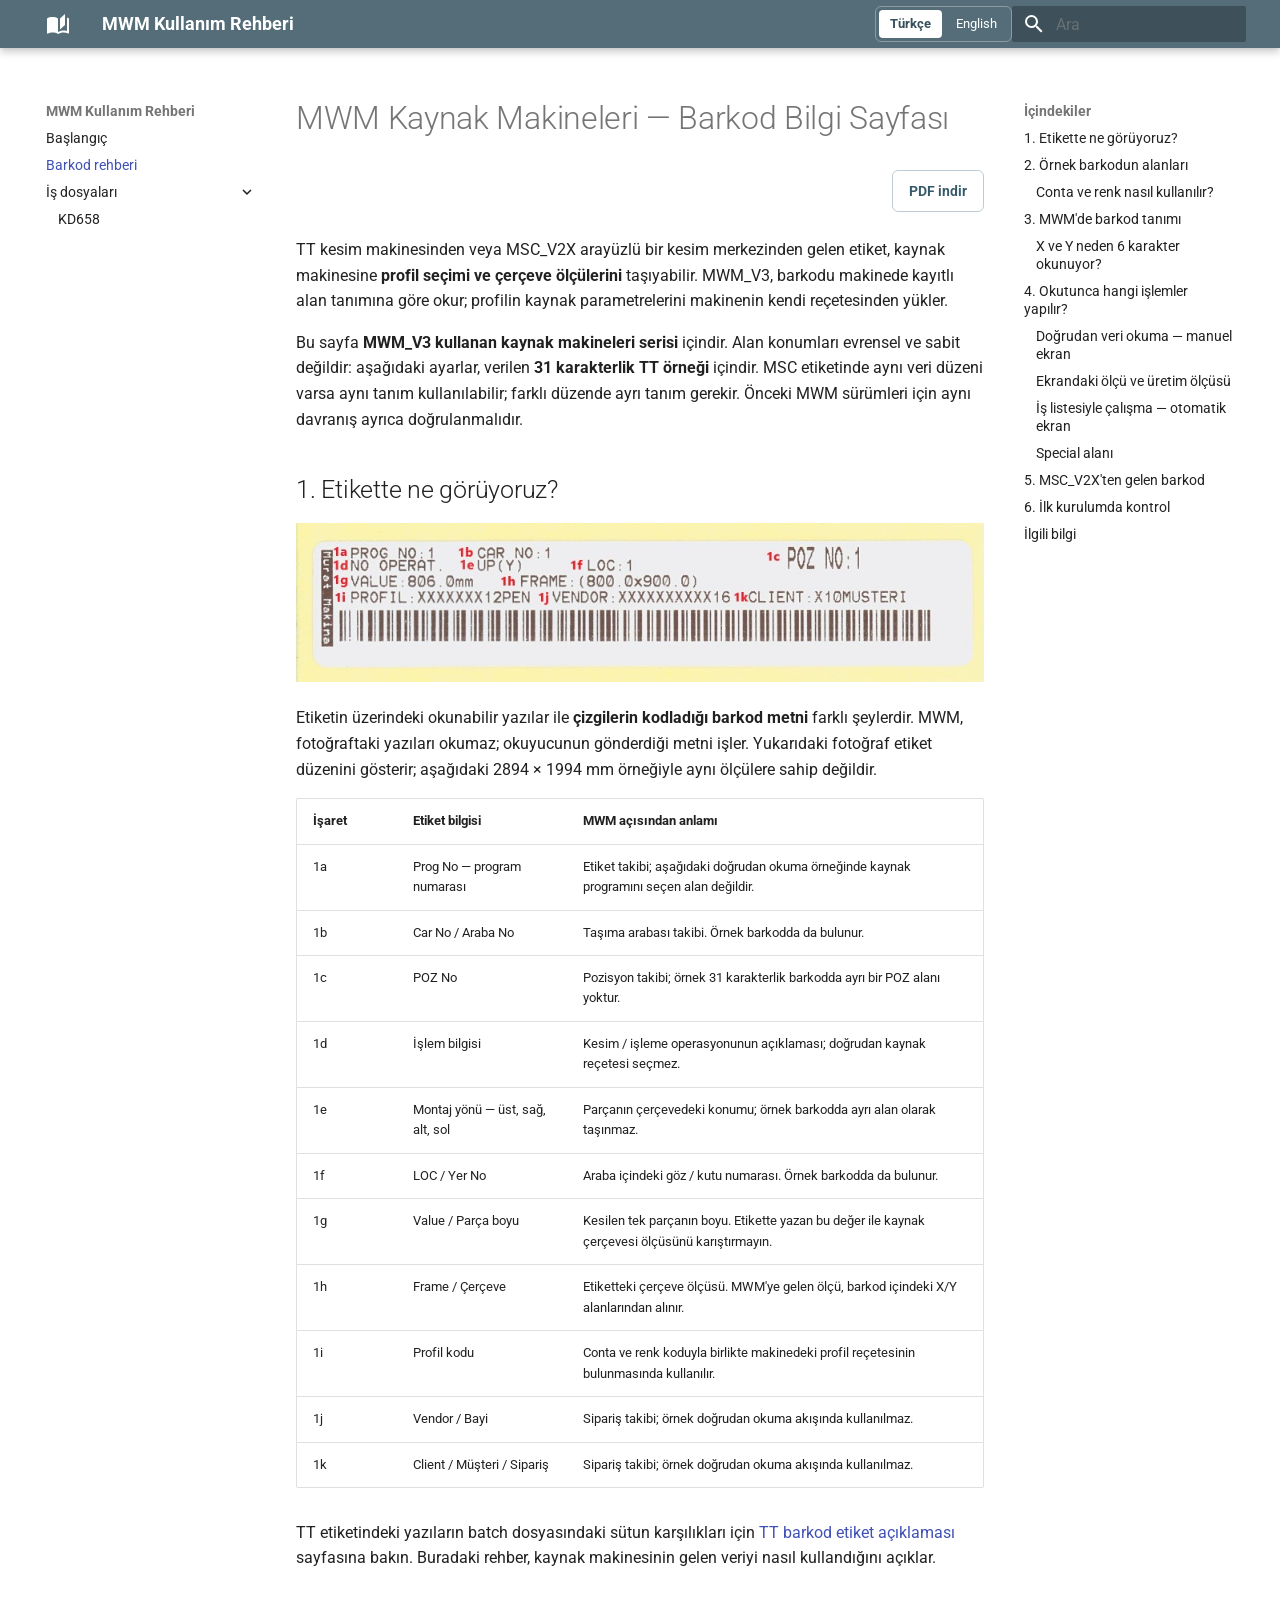
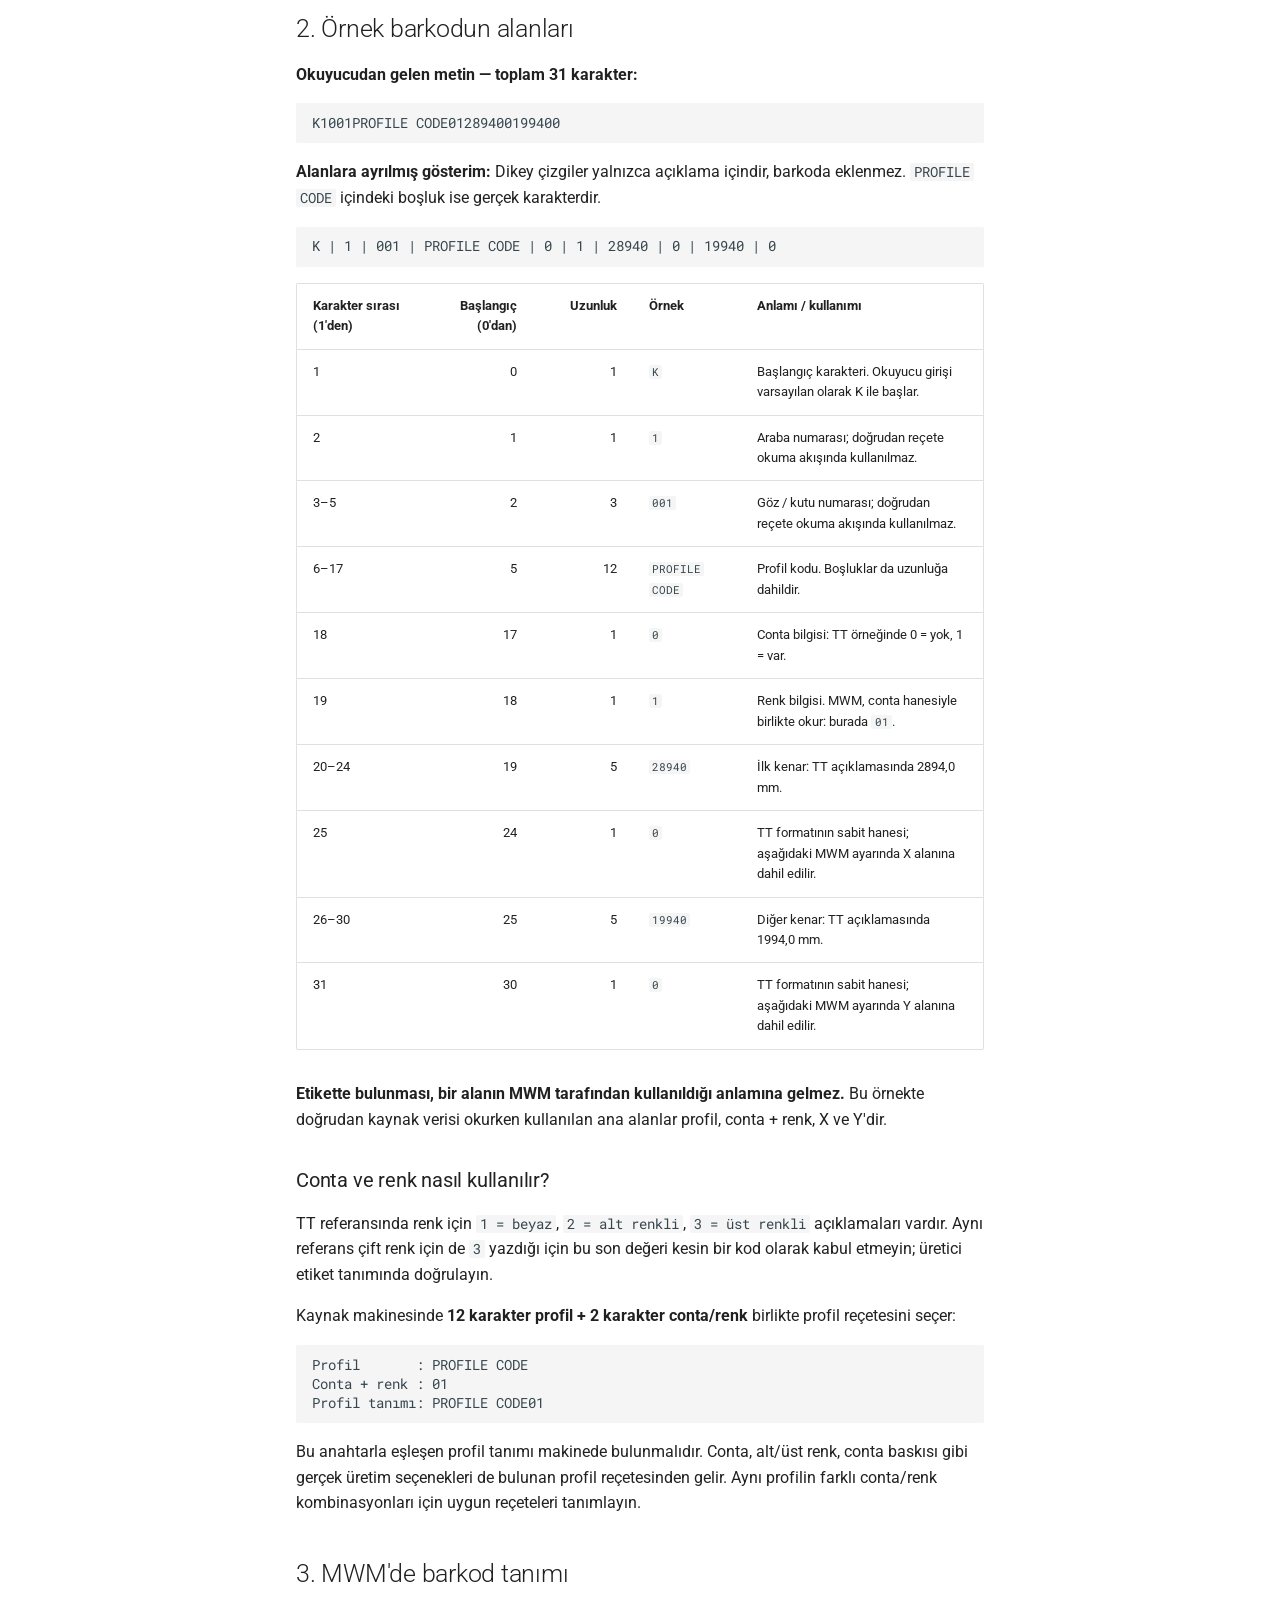
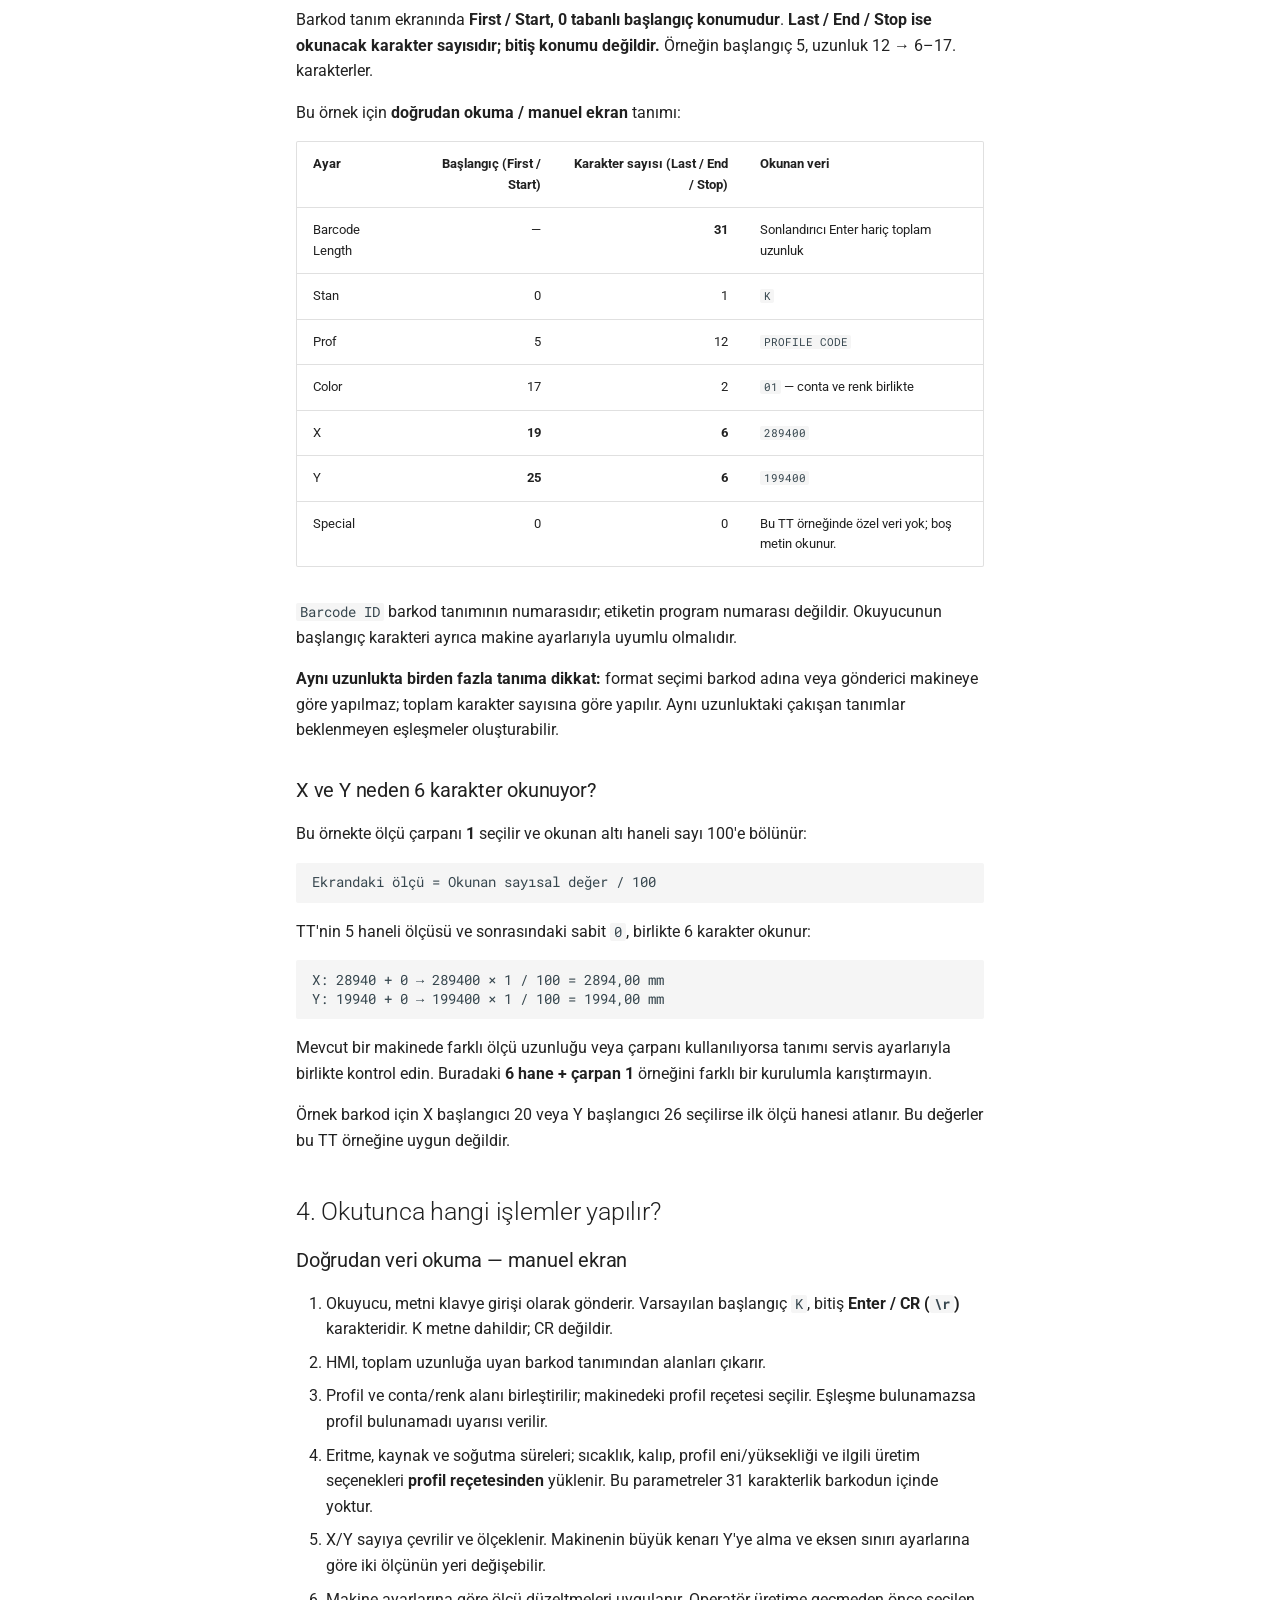
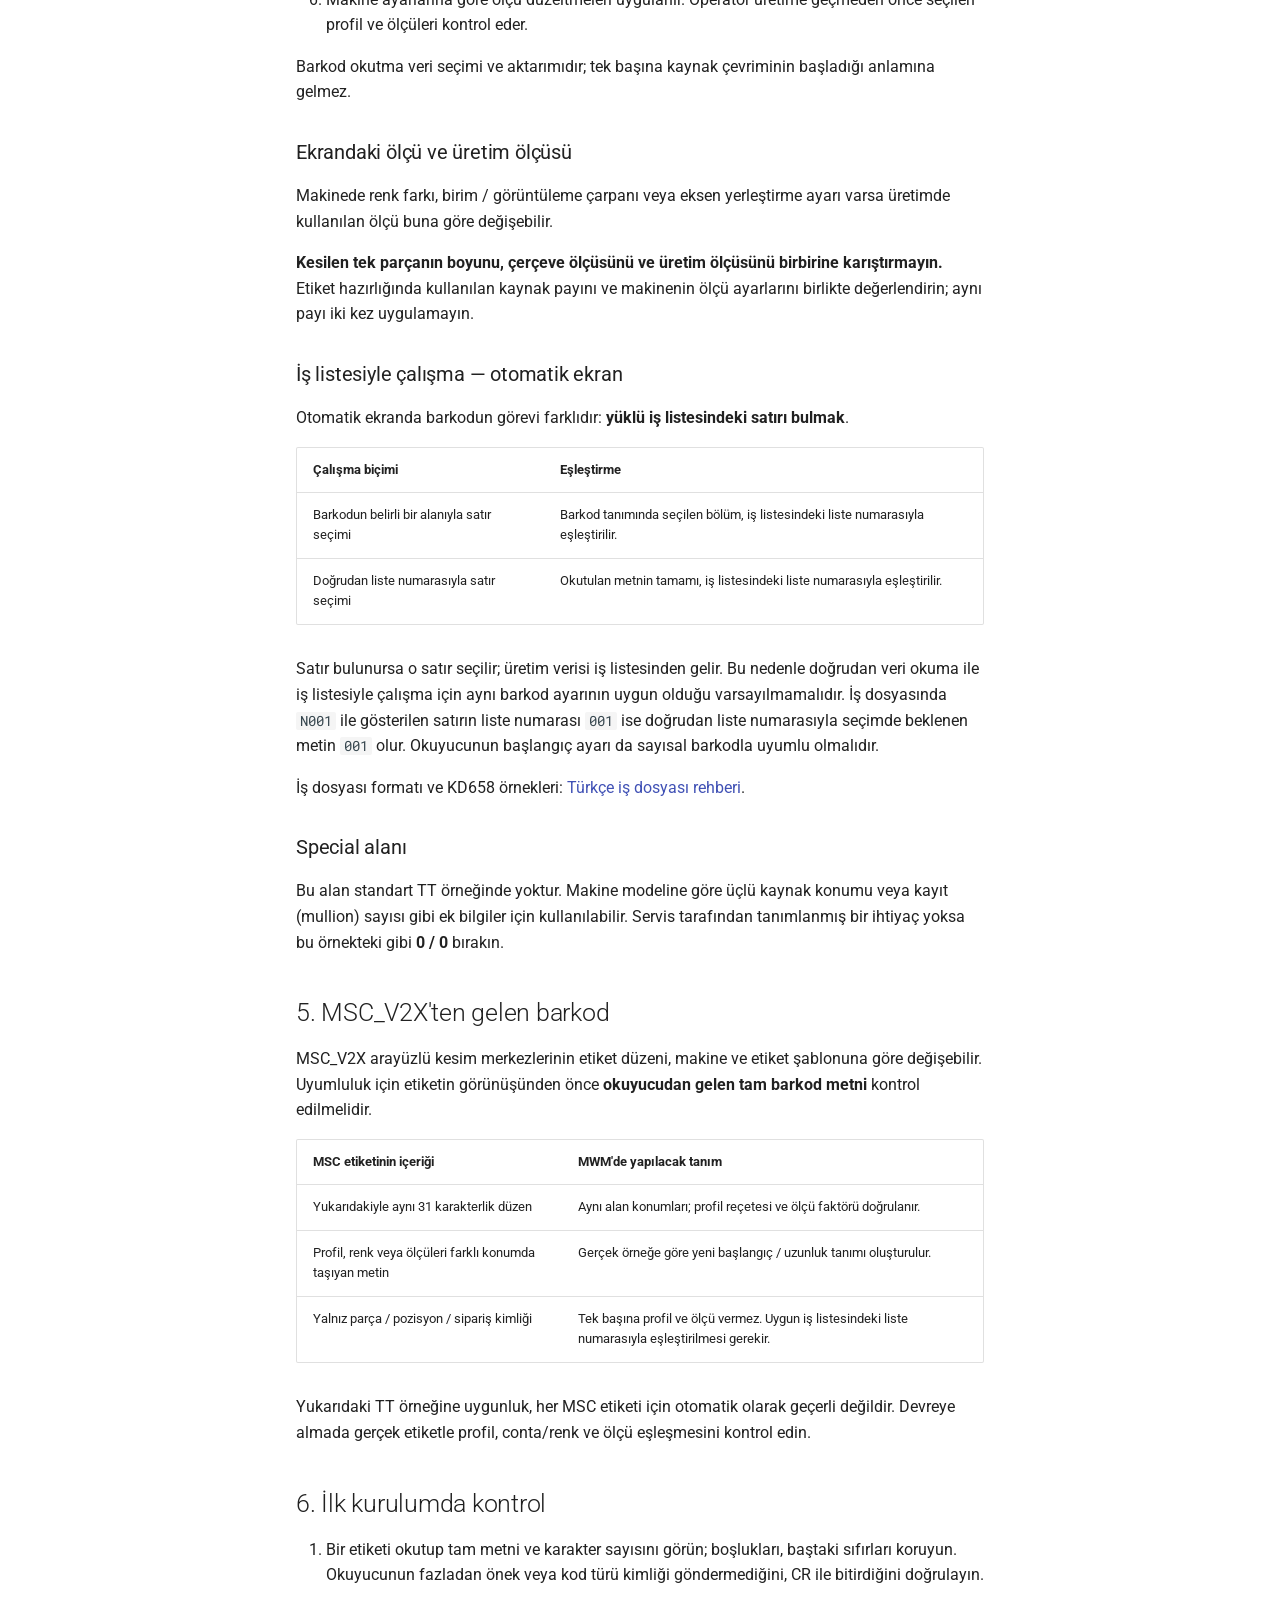
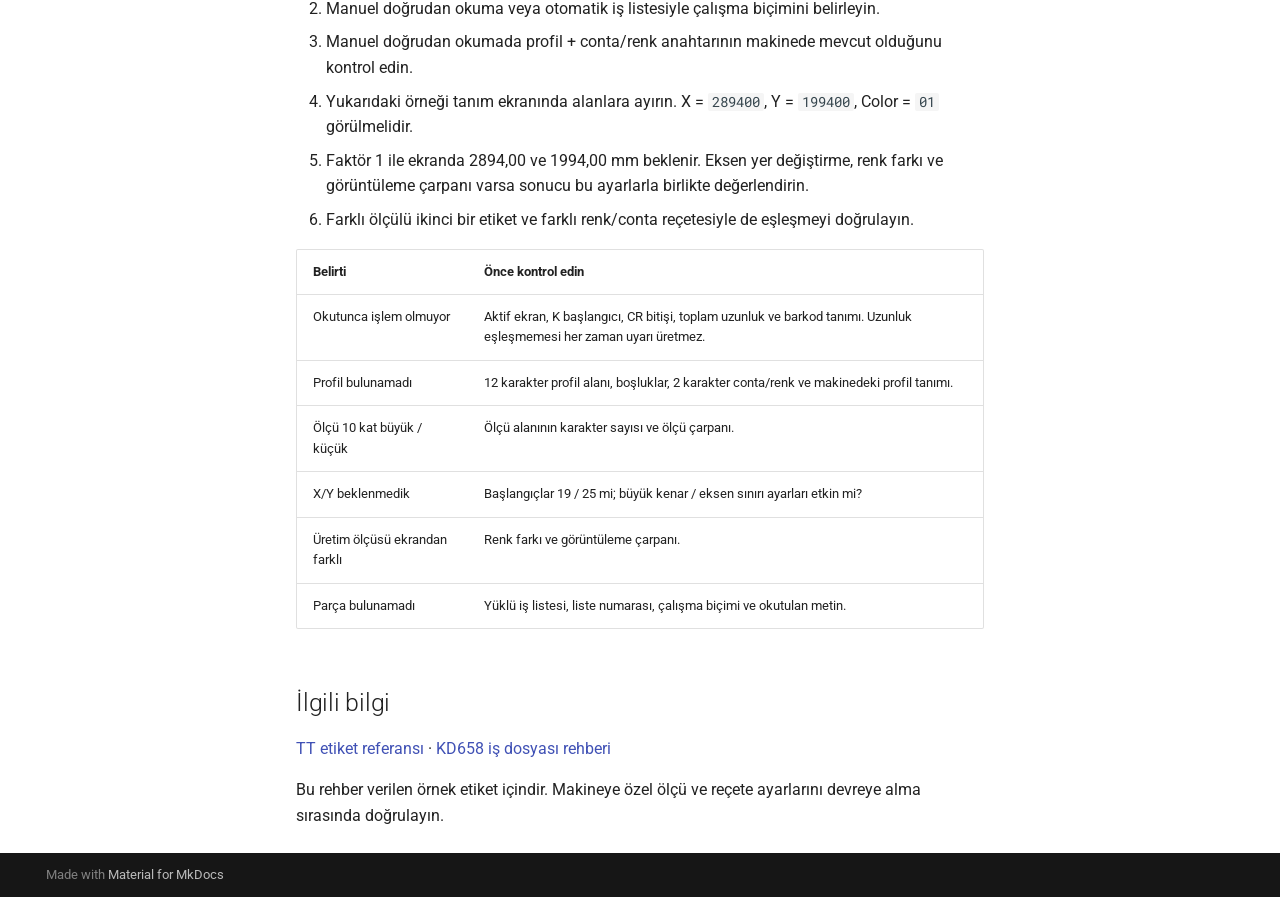
<file: barcode-tr.html>
<!doctype html>
<html lang="tr" class="no-js">
  <head>
    
      <meta charset="utf-8">
      <meta name="viewport" content="width=device-width,initial-scale=1">
      
        <meta name="description" content="MWM kaynak makineleri için TT / MSC barkod okuma, profil reçetesi ve iş dosyası rehberi">
      
      
      
        <link rel="canonical" href="https://hm-info.github.io/mwm_info/barcode-tr.html">
      
      
        <link rel="prev" href="index.html">
      
      
        <link rel="next" href="turkish.html">
      
      
        
          <link rel="alternate" href="barcode-tr.html" hreflang="tr">
        
          <link rel="alternate" href="barcode-en.html" hreflang="en">
        
      
      
      <link rel="icon" href="assets/images/favicon.png">
      <meta name="generator" content="mkdocs-1.6.1, mkdocs-material-9.7.6">
    
    
      
        <title>MWM Kaynak Makineleri — Barkod Bilgi Sayfası - MWM Kullanım Rehberi</title>
      
    
    
      <link rel="stylesheet" href="assets/stylesheets/main.484c7ddc.min.css">
      
        
        <link rel="stylesheet" href="assets/stylesheets/palette.ab4e12ef.min.css">
      
      


    
    
      
    
    
      
        
        
        <link rel="preconnect" href="https://fonts.gstatic.com" crossorigin>
        <link rel="stylesheet" href="https://fonts.googleapis.com/css?family=Roboto:300,300i,400,400i,700,700i%7CRoboto+Mono:400,400i,700,700i&display=fallback">
        <style>:root{--md-text-font:"Roboto";--md-code-font:"Roboto Mono"}</style>
      
    
    
      <link rel="stylesheet" href="stylesheets/guide.css">
    
    <script>__md_scope=new URL(".",location),__md_hash=e=>[...e].reduce(((e,_)=>(e<<5)-e+_.charCodeAt(0)),0),__md_get=(e,_=localStorage,t=__md_scope)=>JSON.parse(_.getItem(t.pathname+"."+e)),__md_set=(e,_,t=localStorage,a=__md_scope)=>{try{t.setItem(a.pathname+"."+e,JSON.stringify(_))}catch(e){}}</script>
    
      

    
    
  </head>
  
  
    
    
      
    
    
    
    
    <body dir="ltr" data-md-color-scheme="default" data-md-color-primary="blue-grey" data-md-color-accent="blue-grey">
  
    
    <input class="md-toggle" data-md-toggle="drawer" type="checkbox" id="__drawer" autocomplete="off">
    <input class="md-toggle" data-md-toggle="search" type="checkbox" id="__search" autocomplete="off">
    <label class="md-overlay" for="__drawer"></label>
    <div data-md-component="skip">
      
        
        <a href="#mwm-kaynak-makineleri-barkod-bilgi-sayfas" class="md-skip">
          Ana içeriğe geç
        </a>
      
    </div>
    <div data-md-component="announce">
      
    </div>
    
    
      

  

<header class="md-header md-header--shadow" data-md-component="header">
  <nav class="md-header__inner md-grid" aria-label="Başlık">
    <a href="index.html" title="MWM Kullanım Rehberi" class="md-header__button md-logo" aria-label="MWM Kullanım Rehberi" data-md-component="logo">
      
  
  <svg xmlns="http://www.w3.org/2000/svg" viewBox="0 0 24 24"><path d="m19 2-5 4.5v11l5-4.5zM6.5 5C4.55 5 2.45 5.4 1 6.5v14.66c0 .25.25.5.5.5.1 0 .15-.07.25-.07 1.35-.65 3.3-1.09 4.75-1.09 1.95 0 4.05.4 5.5 1.5 1.35-.85 3.8-1.5 5.5-1.5 1.65 0 3.35.31 4.75 1.06.1.05.15.03.25.03.25 0 .5-.25.5-.5V6.5c-.6-.45-1.25-.75-2-1V19c-1.1-.35-2.3-.5-3.5-.5-1.7 0-4.15.65-5.5 1.5V6.5C10.55 5.4 8.45 5 6.5 5"/></svg>

    </a>
    <label class="md-header__button md-icon" for="__drawer">
      
      <svg xmlns="http://www.w3.org/2000/svg" viewBox="0 0 24 24"><path d="M3 6h18v2H3zm0 5h18v2H3zm0 5h18v2H3z"/></svg>
    </label>
    <div class="md-header__title" data-md-component="header-title">
      <div class="md-header__ellipsis">
        <div class="md-header__topic">
          <span class="md-ellipsis">
            MWM Kullanım Rehberi
          </span>
        </div>
        <div class="md-header__topic" data-md-component="header-topic">
          <span class="md-ellipsis">
            
              MWM Kaynak Makineleri — Barkod Bilgi Sayfası
            
          </span>
        </div>
      </div>
    </div>
    
      
        <form class="md-header__option" data-md-component="palette">
  
    
    
    
    <input class="md-option" data-md-color-media="" data-md-color-scheme="default" data-md-color-primary="blue-grey" data-md-color-accent="blue-grey"  aria-hidden="true"  type="radio" name="__palette" id="__palette_0">
    
  
</form>
      
    
    
      <script>var palette=__md_get("__palette");if(palette&&palette.color){if("(prefers-color-scheme)"===palette.color.media){var media=matchMedia("(prefers-color-scheme: light)"),input=document.querySelector(media.matches?"[data-md-color-media='(prefers-color-scheme: light)']":"[data-md-color-media='(prefers-color-scheme: dark)']");palette.color.media=input.getAttribute("data-md-color-media"),palette.color.scheme=input.getAttribute("data-md-color-scheme"),palette.color.primary=input.getAttribute("data-md-color-primary"),palette.color.accent=input.getAttribute("data-md-color-accent")}for(var[key,value]of Object.entries(palette.color))document.body.setAttribute("data-md-color-"+key,value)}</script>
    
    
      <nav class="guide-language" aria-label="Dil seçimi">
  
    <a href="barcode-tr.html" lang="tr" hreflang="tr" aria-current="page">Türkçe</a>
  
    <a href="barcode-en.html" lang="en" hreflang="en">English</a>
  
</nav>
    
    
      
      
        <label class="md-header__button md-icon" for="__search">
          
          <svg xmlns="http://www.w3.org/2000/svg" viewBox="0 0 24 24"><path d="M9.5 3A6.5 6.5 0 0 1 16 9.5c0 1.61-.59 3.09-1.56 4.23l.27.27h.79l5 5-1.5 1.5-5-5v-.79l-.27-.27A6.52 6.52 0 0 1 9.5 16 6.5 6.5 0 0 1 3 9.5 6.5 6.5 0 0 1 9.5 3m0 2C7 5 5 7 5 9.5S7 14 9.5 14 14 12 14 9.5 12 5 9.5 5"/></svg>
        </label>
        <div class="md-search" data-md-component="search" role="dialog">
  <label class="md-search__overlay" for="__search"></label>
  <div class="md-search__inner" role="search">
    <form class="md-search__form" name="search">
      <input type="text" class="md-search__input" name="query" aria-label="Ara" placeholder="Ara" autocapitalize="off" autocorrect="off" autocomplete="off" spellcheck="false" data-md-component="search-query" required>
      <label class="md-search__icon md-icon" for="__search">
        
        <svg xmlns="http://www.w3.org/2000/svg" viewBox="0 0 24 24"><path d="M9.5 3A6.5 6.5 0 0 1 16 9.5c0 1.61-.59 3.09-1.56 4.23l.27.27h.79l5 5-1.5 1.5-5-5v-.79l-.27-.27A6.52 6.52 0 0 1 9.5 16 6.5 6.5 0 0 1 3 9.5 6.5 6.5 0 0 1 9.5 3m0 2C7 5 5 7 5 9.5S7 14 9.5 14 14 12 14 9.5 12 5 9.5 5"/></svg>
        
        <svg xmlns="http://www.w3.org/2000/svg" viewBox="0 0 24 24"><path d="M20 11v2H8l5.5 5.5-1.42 1.42L4.16 12l7.92-7.92L13.5 5.5 8 11z"/></svg>
      </label>
      <nav class="md-search__options" aria-label="Ara">
        
        <button type="reset" class="md-search__icon md-icon" title="Temizle" aria-label="Temizle" tabindex="-1">
          
          <svg xmlns="http://www.w3.org/2000/svg" viewBox="0 0 24 24"><path d="M19 6.41 17.59 5 12 10.59 6.41 5 5 6.41 10.59 12 5 17.59 6.41 19 12 13.41 17.59 19 19 17.59 13.41 12z"/></svg>
        </button>
      </nav>
      
    </form>
    <div class="md-search__output">
      <div class="md-search__scrollwrap" tabindex="0" data-md-scrollfix>
        <div class="md-search-result" data-md-component="search-result">
          <div class="md-search-result__meta">
            Arama başlatılıyor
          </div>
          <ol class="md-search-result__list" role="presentation"></ol>
        </div>
      </div>
    </div>
  </div>
</div>
      
    
    
  </nav>
  
</header>
    
    <div class="md-container" data-md-component="container">
      
      
        
          
        
      
      <main class="md-main" data-md-component="main">
        <div class="md-main__inner md-grid">
          
            
              
              <div class="md-sidebar md-sidebar--primary" data-md-component="sidebar" data-md-type="navigation" >
                <div class="md-sidebar__scrollwrap">
                  <div class="md-sidebar__inner">
                    



<nav class="md-nav md-nav--primary" aria-label="Navigasyon" data-md-level="0">
  <label class="md-nav__title" for="__drawer">
    <a href="index.html" title="MWM Kullanım Rehberi" class="md-nav__button md-logo" aria-label="MWM Kullanım Rehberi" data-md-component="logo">
      
  
  <svg xmlns="http://www.w3.org/2000/svg" viewBox="0 0 24 24"><path d="m19 2-5 4.5v11l5-4.5zM6.5 5C4.55 5 2.45 5.4 1 6.5v14.66c0 .25.25.5.5.5.1 0 .15-.07.25-.07 1.35-.65 3.3-1.09 4.75-1.09 1.95 0 4.05.4 5.5 1.5 1.35-.85 3.8-1.5 5.5-1.5 1.65 0 3.35.31 4.75 1.06.1.05.15.03.25.03.25 0 .5-.25.5-.5V6.5c-.6-.45-1.25-.75-2-1V19c-1.1-.35-2.3-.5-3.5-.5-1.7 0-4.15.65-5.5 1.5V6.5C10.55 5.4 8.45 5 6.5 5"/></svg>

    </a>
    MWM Kullanım Rehberi
  </label>
  
  <ul class="md-nav__list" data-md-scrollfix>
    
      
      
  
  
  
  
    <li class="md-nav__item">
      <a href="index.html" class="md-nav__link">
        
  
  
  <span class="md-ellipsis">
    
  
    Başlangıç
  

    
  </span>
  
  

      </a>
    </li>
  

    
      
      
  
  
    
  
  
  
    <li class="md-nav__item md-nav__item--active">
      
      <input class="md-nav__toggle md-toggle" type="checkbox" id="__toc">
      
      
        
      
      
        <label class="md-nav__link md-nav__link--active" for="__toc">
          
  
  
  <span class="md-ellipsis">
    
  
    Barkod rehberi
  

    
  </span>
  
  

          <span class="md-nav__icon md-icon"></span>
        </label>
      
      <a href="barcode-tr.html" class="md-nav__link md-nav__link--active">
        
  
  
  <span class="md-ellipsis">
    
  
    Barkod rehberi
  

    
  </span>
  
  

      </a>
      
        

<nav class="md-nav md-nav--secondary" aria-label="İçindekiler">
  
  
  
    
  
  
    <label class="md-nav__title" for="__toc">
      <span class="md-nav__icon md-icon"></span>
      İçindekiler
    </label>
    <ul class="md-nav__list" data-md-component="toc" data-md-scrollfix>
      
        <li class="md-nav__item">
  <a href="#1-etikette-ne-goruyoruz" class="md-nav__link">
    <span class="md-ellipsis">
      
        1. Etikette ne görüyoruz?
      
    </span>
  </a>
  
</li>
      
        <li class="md-nav__item">
  <a href="#2-ornek-barkodun-alanlar" class="md-nav__link">
    <span class="md-ellipsis">
      
        2. Örnek barkodun alanları
      
    </span>
  </a>
  
    <nav class="md-nav" aria-label="2. Örnek barkodun alanları">
      <ul class="md-nav__list">
        
          <li class="md-nav__item">
  <a href="#conta-ve-renk-nasl-kullanlr" class="md-nav__link">
    <span class="md-ellipsis">
      
        Conta ve renk nasıl kullanılır?
      
    </span>
  </a>
  
</li>
        
      </ul>
    </nav>
  
</li>
      
        <li class="md-nav__item">
  <a href="#3-mwmde-barkod-tanm" class="md-nav__link">
    <span class="md-ellipsis">
      
        3. MWM'de barkod tanımı
      
    </span>
  </a>
  
    <nav class="md-nav" aria-label="3. MWM&#39;de barkod tanımı">
      <ul class="md-nav__list">
        
          <li class="md-nav__item">
  <a href="#x-ve-y-neden-6-karakter-okunuyor" class="md-nav__link">
    <span class="md-ellipsis">
      
        X ve Y neden 6 karakter okunuyor?
      
    </span>
  </a>
  
</li>
        
      </ul>
    </nav>
  
</li>
      
        <li class="md-nav__item">
  <a href="#4-okutunca-hangi-islemler-yaplr" class="md-nav__link">
    <span class="md-ellipsis">
      
        4. Okutunca hangi işlemler yapılır?
      
    </span>
  </a>
  
    <nav class="md-nav" aria-label="4. Okutunca hangi işlemler yapılır?">
      <ul class="md-nav__list">
        
          <li class="md-nav__item">
  <a href="#dogrudan-veri-okuma-manuel-ekran" class="md-nav__link">
    <span class="md-ellipsis">
      
        Doğrudan veri okuma — manuel ekran
      
    </span>
  </a>
  
</li>
        
          <li class="md-nav__item">
  <a href="#ekrandaki-olcu-ve-uretim-olcusu" class="md-nav__link">
    <span class="md-ellipsis">
      
        Ekrandaki ölçü ve üretim ölçüsü
      
    </span>
  </a>
  
</li>
        
          <li class="md-nav__item">
  <a href="#is-listesiyle-calsma-otomatik-ekran" class="md-nav__link">
    <span class="md-ellipsis">
      
        İş listesiyle çalışma — otomatik ekran
      
    </span>
  </a>
  
</li>
        
          <li class="md-nav__item">
  <a href="#special-alan" class="md-nav__link">
    <span class="md-ellipsis">
      
        Special alanı
      
    </span>
  </a>
  
</li>
        
      </ul>
    </nav>
  
</li>
      
        <li class="md-nav__item">
  <a href="#5-msc_v2xten-gelen-barkod" class="md-nav__link">
    <span class="md-ellipsis">
      
        5. MSC_V2X'ten gelen barkod
      
    </span>
  </a>
  
</li>
      
        <li class="md-nav__item">
  <a href="#6-ilk-kurulumda-kontrol" class="md-nav__link">
    <span class="md-ellipsis">
      
        6. İlk kurulumda kontrol
      
    </span>
  </a>
  
</li>
      
        <li class="md-nav__item">
  <a href="#ilgili-bilgi" class="md-nav__link">
    <span class="md-ellipsis">
      
        İlgili bilgi
      
    </span>
  </a>
  
</li>
      
    </ul>
  
</nav>
      
    </li>
  

    
      
      
  
  
  
  
    
    
    
    
    
    <li class="md-nav__item md-nav__item--nested">
      
        
        
          
        
        <input class="md-nav__toggle md-toggle md-toggle--indeterminate" type="checkbox" id="__nav_3" >
        
          
          <label class="md-nav__link" for="__nav_3" id="__nav_3_label" tabindex="0">
            
  
  
  <span class="md-ellipsis">
    
  
    İş dosyaları
  

    
  </span>
  
  

            <span class="md-nav__icon md-icon"></span>
          </label>
        
        <nav class="md-nav" data-md-level="1" aria-labelledby="__nav_3_label" aria-expanded="false">
          <label class="md-nav__title" for="__nav_3">
            <span class="md-nav__icon md-icon"></span>
            
  
    İş dosyaları
  

          </label>
          <ul class="md-nav__list" data-md-scrollfix>
            
              
                
  
  
  
  
    <li class="md-nav__item">
      <a href="turkish.html" class="md-nav__link">
        
  
  
  <span class="md-ellipsis">
    
  
    KD658
  

    
  </span>
  
  

      </a>
    </li>
  

              
            
          </ul>
        </nav>
      
    </li>
  

    
  </ul>
</nav>
                  </div>
                </div>
              </div>
            
            
              
              <div class="md-sidebar md-sidebar--secondary" data-md-component="sidebar" data-md-type="toc" >
                <div class="md-sidebar__scrollwrap">
                  <div class="md-sidebar__inner">
                    

<nav class="md-nav md-nav--secondary" aria-label="İçindekiler">
  
  
  
    
  
  
    <label class="md-nav__title" for="__toc">
      <span class="md-nav__icon md-icon"></span>
      İçindekiler
    </label>
    <ul class="md-nav__list" data-md-component="toc" data-md-scrollfix>
      
        <li class="md-nav__item">
  <a href="#1-etikette-ne-goruyoruz" class="md-nav__link">
    <span class="md-ellipsis">
      
        1. Etikette ne görüyoruz?
      
    </span>
  </a>
  
</li>
      
        <li class="md-nav__item">
  <a href="#2-ornek-barkodun-alanlar" class="md-nav__link">
    <span class="md-ellipsis">
      
        2. Örnek barkodun alanları
      
    </span>
  </a>
  
    <nav class="md-nav" aria-label="2. Örnek barkodun alanları">
      <ul class="md-nav__list">
        
          <li class="md-nav__item">
  <a href="#conta-ve-renk-nasl-kullanlr" class="md-nav__link">
    <span class="md-ellipsis">
      
        Conta ve renk nasıl kullanılır?
      
    </span>
  </a>
  
</li>
        
      </ul>
    </nav>
  
</li>
      
        <li class="md-nav__item">
  <a href="#3-mwmde-barkod-tanm" class="md-nav__link">
    <span class="md-ellipsis">
      
        3. MWM'de barkod tanımı
      
    </span>
  </a>
  
    <nav class="md-nav" aria-label="3. MWM&#39;de barkod tanımı">
      <ul class="md-nav__list">
        
          <li class="md-nav__item">
  <a href="#x-ve-y-neden-6-karakter-okunuyor" class="md-nav__link">
    <span class="md-ellipsis">
      
        X ve Y neden 6 karakter okunuyor?
      
    </span>
  </a>
  
</li>
        
      </ul>
    </nav>
  
</li>
      
        <li class="md-nav__item">
  <a href="#4-okutunca-hangi-islemler-yaplr" class="md-nav__link">
    <span class="md-ellipsis">
      
        4. Okutunca hangi işlemler yapılır?
      
    </span>
  </a>
  
    <nav class="md-nav" aria-label="4. Okutunca hangi işlemler yapılır?">
      <ul class="md-nav__list">
        
          <li class="md-nav__item">
  <a href="#dogrudan-veri-okuma-manuel-ekran" class="md-nav__link">
    <span class="md-ellipsis">
      
        Doğrudan veri okuma — manuel ekran
      
    </span>
  </a>
  
</li>
        
          <li class="md-nav__item">
  <a href="#ekrandaki-olcu-ve-uretim-olcusu" class="md-nav__link">
    <span class="md-ellipsis">
      
        Ekrandaki ölçü ve üretim ölçüsü
      
    </span>
  </a>
  
</li>
        
          <li class="md-nav__item">
  <a href="#is-listesiyle-calsma-otomatik-ekran" class="md-nav__link">
    <span class="md-ellipsis">
      
        İş listesiyle çalışma — otomatik ekran
      
    </span>
  </a>
  
</li>
        
          <li class="md-nav__item">
  <a href="#special-alan" class="md-nav__link">
    <span class="md-ellipsis">
      
        Special alanı
      
    </span>
  </a>
  
</li>
        
      </ul>
    </nav>
  
</li>
      
        <li class="md-nav__item">
  <a href="#5-msc_v2xten-gelen-barkod" class="md-nav__link">
    <span class="md-ellipsis">
      
        5. MSC_V2X'ten gelen barkod
      
    </span>
  </a>
  
</li>
      
        <li class="md-nav__item">
  <a href="#6-ilk-kurulumda-kontrol" class="md-nav__link">
    <span class="md-ellipsis">
      
        6. İlk kurulumda kontrol
      
    </span>
  </a>
  
</li>
      
        <li class="md-nav__item">
  <a href="#ilgili-bilgi" class="md-nav__link">
    <span class="md-ellipsis">
      
        İlgili bilgi
      
    </span>
  </a>
  
</li>
      
    </ul>
  
</nav>
                  </div>
                </div>
              </div>
            
          
          
            <div class="md-content" data-md-component="content">
              
              <article class="md-content__inner md-typeset">
                
                  



<h1 id="mwm-kaynak-makineleri-barkod-bilgi-sayfas">MWM Kaynak Makineleri — Barkod Bilgi Sayfası</h1>
<div class="document-tools">
<p><strong><a href="downloads/mwm-barcode-tr.pdf">PDF indir</a></strong></p>
</div>
<p>TT kesim makinesinden veya MSC_V2X arayüzlü bir kesim merkezinden gelen etiket, kaynak makinesine <strong>profil seçimi ve çerçeve ölçülerini</strong> taşıyabilir. MWM_V3, barkodu makinede kayıtlı alan tanımına göre okur; profilin kaynak parametrelerini makinenin kendi reçetesinden yükler.</p>
<p>Bu sayfa <strong>MWM_V3 kullanan kaynak makineleri serisi</strong> içindir. Alan konumları evrensel ve sabit değildir: aşağıdaki ayarlar, verilen <strong>31 karakterlik TT örneği</strong> içindir. MSC etiketinde aynı veri düzeni varsa aynı tanım kullanılabilir; farklı düzende ayrı tanım gerekir. Önceki MWM sürümleri için aynı davranış ayrıca doğrulanmalıdır.</p>
<h2 id="1-etikette-ne-goruyoruz">1. Etikette ne görüyoruz?</h2>
<p><img alt="TT örnek etiketi: program, araba, pozisyon, işlem, montaj, yer, boy, çerçeve, profil, bayi ve müşteri bilgileri" src="images/tt-sample-label.png" /></p>
<p>Etiketin üzerindeki okunabilir yazılar ile <strong>çizgilerin kodladığı barkod metni</strong> farklı şeylerdir. MWM, fotoğraftaki yazıları okumaz; okuyucunun gönderdiği metni işler. Yukarıdaki fotoğraf etiket düzenini gösterir; aşağıdaki 2894 × 1994 mm örneğiyle aynı ölçülere sahip değildir.</p>
<table>
<thead>
<tr>
<th>İşaret</th>
<th>Etiket bilgisi</th>
<th>MWM açısından anlamı</th>
</tr>
</thead>
<tbody>
<tr>
<td>1a</td>
<td>Prog No — program numarası</td>
<td>Etiket takibi; aşağıdaki doğrudan okuma örneğinde kaynak programını seçen alan değildir.</td>
</tr>
<tr>
<td>1b</td>
<td>Car No / Araba No</td>
<td>Taşıma arabası takibi. Örnek barkodda da bulunur.</td>
</tr>
<tr>
<td>1c</td>
<td>POZ No</td>
<td>Pozisyon takibi; örnek 31 karakterlik barkodda ayrı bir POZ alanı yoktur.</td>
</tr>
<tr>
<td>1d</td>
<td>İşlem bilgisi</td>
<td>Kesim / işleme operasyonunun açıklaması; doğrudan kaynak reçetesi seçmez.</td>
</tr>
<tr>
<td>1e</td>
<td>Montaj yönü — üst, sağ, alt, sol</td>
<td>Parçanın çerçevedeki konumu; örnek barkodda ayrı alan olarak taşınmaz.</td>
</tr>
<tr>
<td>1f</td>
<td>LOC / Yer No</td>
<td>Araba içindeki göz / kutu numarası. Örnek barkodda da bulunur.</td>
</tr>
<tr>
<td>1g</td>
<td>Value / Parça boyu</td>
<td>Kesilen tek parçanın boyu. Etikette yazan bu değer ile kaynak çerçevesi ölçüsünü karıştırmayın.</td>
</tr>
<tr>
<td>1h</td>
<td>Frame / Çerçeve</td>
<td>Etiketteki çerçeve ölçüsü. MWM'ye gelen ölçü, barkod içindeki X/Y alanlarından alınır.</td>
</tr>
<tr>
<td>1i</td>
<td>Profil kodu</td>
<td>Conta ve renk koduyla birlikte makinedeki profil reçetesinin bulunmasında kullanılır.</td>
</tr>
<tr>
<td>1j</td>
<td>Vendor / Bayi</td>
<td>Sipariş takibi; örnek doğrudan okuma akışında kullanılmaz.</td>
</tr>
<tr>
<td>1k</td>
<td>Client / Müşteri / Sipariş</td>
<td>Sipariş takibi; örnek doğrudan okuma akışında kullanılmaz.</td>
</tr>
</tbody>
</table>
<p>TT etiketindeki yazıların batch dosyasındaki sütun karşılıkları için <a href="https://hm-info.github.io/tt-barcode/Turkish">TT barkod etiket açıklaması</a> sayfasına bakın. Buradaki rehber, kaynak makinesinin gelen veriyi nasıl kullandığını açıklar.</p>
<h2 id="2-ornek-barkodun-alanlar">2. Örnek barkodun alanları</h2>
<p><strong>Okuyucudan gelen metin — toplam 31 karakter:</strong></p>
<pre><code class="language-text">K1001PROFILE CODE01289400199400
</code></pre>
<p><strong>Alanlara ayrılmış gösterim:</strong> Dikey çizgiler yalnızca açıklama içindir, barkoda eklenmez. <code>PROFILE CODE</code> içindeki boşluk ise gerçek karakterdir.</p>
<pre><code class="language-text">K | 1 | 001 | PROFILE CODE | 0 | 1 | 28940 | 0 | 19940 | 0
</code></pre>
<table>
<thead>
<tr>
<th>Karakter sırası (1'den)</th>
<th style="text-align: right;">Başlangıç (0'dan)</th>
<th style="text-align: right;">Uzunluk</th>
<th>Örnek</th>
<th>Anlamı / kullanımı</th>
</tr>
</thead>
<tbody>
<tr>
<td>1</td>
<td style="text-align: right;">0</td>
<td style="text-align: right;">1</td>
<td><code>K</code></td>
<td>Başlangıç karakteri. Okuyucu girişi varsayılan olarak K ile başlar.</td>
</tr>
<tr>
<td>2</td>
<td style="text-align: right;">1</td>
<td style="text-align: right;">1</td>
<td><code>1</code></td>
<td>Araba numarası; doğrudan reçete okuma akışında kullanılmaz.</td>
</tr>
<tr>
<td>3–5</td>
<td style="text-align: right;">2</td>
<td style="text-align: right;">3</td>
<td><code>001</code></td>
<td>Göz / kutu numarası; doğrudan reçete okuma akışında kullanılmaz.</td>
</tr>
<tr>
<td>6–17</td>
<td style="text-align: right;">5</td>
<td style="text-align: right;">12</td>
<td><code>PROFILE CODE</code></td>
<td>Profil kodu. Boşluklar da uzunluğa dahildir.</td>
</tr>
<tr>
<td>18</td>
<td style="text-align: right;">17</td>
<td style="text-align: right;">1</td>
<td><code>0</code></td>
<td>Conta bilgisi: TT örneğinde 0 = yok, 1 = var.</td>
</tr>
<tr>
<td>19</td>
<td style="text-align: right;">18</td>
<td style="text-align: right;">1</td>
<td><code>1</code></td>
<td>Renk bilgisi. MWM, conta hanesiyle birlikte okur: burada <code>01</code>.</td>
</tr>
<tr>
<td>20–24</td>
<td style="text-align: right;">19</td>
<td style="text-align: right;">5</td>
<td><code>28940</code></td>
<td>İlk kenar: TT açıklamasında 2894,0 mm.</td>
</tr>
<tr>
<td>25</td>
<td style="text-align: right;">24</td>
<td style="text-align: right;">1</td>
<td><code>0</code></td>
<td>TT formatının sabit hanesi; aşağıdaki MWM ayarında X alanına dahil edilir.</td>
</tr>
<tr>
<td>26–30</td>
<td style="text-align: right;">25</td>
<td style="text-align: right;">5</td>
<td><code>19940</code></td>
<td>Diğer kenar: TT açıklamasında 1994,0 mm.</td>
</tr>
<tr>
<td>31</td>
<td style="text-align: right;">30</td>
<td style="text-align: right;">1</td>
<td><code>0</code></td>
<td>TT formatının sabit hanesi; aşağıdaki MWM ayarında Y alanına dahil edilir.</td>
</tr>
</tbody>
</table>
<p><strong>Etikette bulunması, bir alanın MWM tarafından kullanıldığı anlamına gelmez.</strong> Bu örnekte doğrudan kaynak verisi okurken kullanılan ana alanlar profil, conta + renk, X ve Y'dir.</p>
<h3 id="conta-ve-renk-nasl-kullanlr">Conta ve renk nasıl kullanılır?</h3>
<p>TT referansında renk için <code>1 = beyaz</code>, <code>2 = alt renkli</code>, <code>3 = üst renkli</code> açıklamaları vardır. Aynı referans çift renk için de <code>3</code> yazdığı için bu son değeri kesin bir kod olarak kabul etmeyin; üretici etiket tanımında doğrulayın.</p>
<p>Kaynak makinesinde <strong>12 karakter profil + 2 karakter conta/renk</strong> birlikte profil reçetesini seçer:</p>
<pre><code class="language-text">Profil       : PROFILE CODE
Conta + renk : 01
Profil tanımı: PROFILE CODE01
</code></pre>
<p>Bu anahtarla eşleşen profil tanımı makinede bulunmalıdır. Conta, alt/üst renk, conta baskısı gibi gerçek üretim seçenekleri de bulunan profil reçetesinden gelir. Aynı profilin farklı conta/renk kombinasyonları için uygun reçeteleri tanımlayın.</p>
<h2 id="3-mwmde-barkod-tanm">3. MWM'de barkod tanımı</h2>
<p>Barkod tanım ekranında <strong>First / Start, 0 tabanlı başlangıç konumudur</strong>. <strong>Last / End / Stop ise okunacak karakter sayısıdır; bitiş konumu değildir.</strong> Örneğin başlangıç 5, uzunluk 12 → 6–17. karakterler.</p>
<p>Bu örnek için <strong>doğrudan okuma / manuel ekran</strong> tanımı:</p>
<table>
<thead>
<tr>
<th>Ayar</th>
<th style="text-align: right;">Başlangıç (First / Start)</th>
<th style="text-align: right;">Karakter sayısı (Last / End / Stop)</th>
<th>Okunan veri</th>
</tr>
</thead>
<tbody>
<tr>
<td>Barcode Length</td>
<td style="text-align: right;">—</td>
<td style="text-align: right;"><strong>31</strong></td>
<td>Sonlandırıcı Enter hariç toplam uzunluk</td>
</tr>
<tr>
<td>Stan</td>
<td style="text-align: right;">0</td>
<td style="text-align: right;">1</td>
<td><code>K</code></td>
</tr>
<tr>
<td>Prof</td>
<td style="text-align: right;">5</td>
<td style="text-align: right;">12</td>
<td><code>PROFILE CODE</code></td>
</tr>
<tr>
<td>Color</td>
<td style="text-align: right;">17</td>
<td style="text-align: right;">2</td>
<td><code>01</code> — conta ve renk birlikte</td>
</tr>
<tr>
<td>X</td>
<td style="text-align: right;"><strong>19</strong></td>
<td style="text-align: right;"><strong>6</strong></td>
<td><code>289400</code></td>
</tr>
<tr>
<td>Y</td>
<td style="text-align: right;"><strong>25</strong></td>
<td style="text-align: right;"><strong>6</strong></td>
<td><code>199400</code></td>
</tr>
<tr>
<td>Special</td>
<td style="text-align: right;">0</td>
<td style="text-align: right;">0</td>
<td>Bu TT örneğinde özel veri yok; boş metin okunur.</td>
</tr>
</tbody>
</table>
<p><code>Barcode ID</code> barkod tanımının numarasıdır; etiketin program numarası değildir. Okuyucunun başlangıç karakteri ayrıca makine ayarlarıyla uyumlu olmalıdır.</p>
<p><strong>Aynı uzunlukta birden fazla tanıma dikkat:</strong> format seçimi barkod adına veya gönderici makineye göre yapılmaz; toplam karakter sayısına göre yapılır. Aynı uzunluktaki çakışan tanımlar beklenmeyen eşleşmeler oluşturabilir.</p>
<h3 id="x-ve-y-neden-6-karakter-okunuyor">X ve Y neden 6 karakter okunuyor?</h3>
<p>Bu örnekte ölçü çarpanı <strong>1</strong> seçilir ve okunan altı haneli sayı 100'e bölünür:</p>
<pre><code class="language-text">Ekrandaki ölçü = Okunan sayısal değer / 100
</code></pre>
<p>TT'nin 5 haneli ölçüsü ve sonrasındaki sabit <code>0</code>, birlikte 6 karakter okunur:</p>
<pre><code class="language-text">X: 28940 + 0 → 289400 × 1 / 100 = 2894,00 mm
Y: 19940 + 0 → 199400 × 1 / 100 = 1994,00 mm
</code></pre>
<p>Mevcut bir makinede farklı ölçü uzunluğu veya çarpanı kullanılıyorsa tanımı servis ayarlarıyla birlikte kontrol edin. Buradaki <strong>6 hane + çarpan 1</strong> örneğini farklı bir kurulumla karıştırmayın.</p>
<p>Örnek barkod için X başlangıcı 20 veya Y başlangıcı 26 seçilirse ilk ölçü hanesi atlanır. Bu değerler bu TT örneğine uygun değildir.</p>
<h2 id="4-okutunca-hangi-islemler-yaplr">4. Okutunca hangi işlemler yapılır?</h2>
<h3 id="dogrudan-veri-okuma-manuel-ekran">Doğrudan veri okuma — manuel ekran</h3>
<ol>
<li>Okuyucu, metni klavye girişi olarak gönderir. Varsayılan başlangıç <code>K</code>, bitiş <strong>Enter / CR (<code>\r</code>)</strong> karakteridir. K metne dahildir; CR değildir.</li>
<li>HMI, toplam uzunluğa uyan barkod tanımından alanları çıkarır.</li>
<li>Profil ve conta/renk alanı birleştirilir; makinedeki profil reçetesi seçilir. Eşleşme bulunamazsa profil bulunamadı uyarısı verilir.</li>
<li>Eritme, kaynak ve soğutma süreleri; sıcaklık, kalıp, profil eni/yüksekliği ve ilgili üretim seçenekleri <strong>profil reçetesinden</strong> yüklenir. Bu parametreler 31 karakterlik barkodun içinde yoktur.</li>
<li>X/Y sayıya çevrilir ve ölçeklenir. Makinenin büyük kenarı Y'ye alma ve eksen sınırı ayarlarına göre iki ölçünün yeri değişebilir.</li>
<li>Makine ayarlarına göre ölçü düzeltmeleri uygulanır. Operatör üretime geçmeden önce seçilen profil ve ölçüleri kontrol eder.</li>
</ol>
<p>Barkod okutma veri seçimi ve aktarımıdır; tek başına kaynak çevriminin başladığı anlamına gelmez.</p>
<h3 id="ekrandaki-olcu-ve-uretim-olcusu">Ekrandaki ölçü ve üretim ölçüsü</h3>
<p>Makinede renk farkı, birim / görüntüleme çarpanı veya eksen yerleştirme ayarı varsa üretimde kullanılan ölçü buna göre değişebilir.</p>
<p><strong>Kesilen tek parçanın boyunu, çerçeve ölçüsünü ve üretim ölçüsünü birbirine karıştırmayın.</strong> Etiket hazırlığında kullanılan kaynak payını ve makinenin ölçü ayarlarını birlikte değerlendirin; aynı payı iki kez uygulamayın.</p>
<h3 id="is-listesiyle-calsma-otomatik-ekran">İş listesiyle çalışma — otomatik ekran</h3>
<p>Otomatik ekranda barkodun görevi farklıdır: <strong>yüklü iş listesindeki satırı bulmak</strong>.</p>
<table>
<thead>
<tr>
<th>Çalışma biçimi</th>
<th>Eşleştirme</th>
</tr>
</thead>
<tbody>
<tr>
<td>Barkodun belirli bir alanıyla satır seçimi</td>
<td>Barkod tanımında seçilen bölüm, iş listesindeki liste numarasıyla eşleştirilir.</td>
</tr>
<tr>
<td>Doğrudan liste numarasıyla satır seçimi</td>
<td>Okutulan metnin tamamı, iş listesindeki liste numarasıyla eşleştirilir.</td>
</tr>
</tbody>
</table>
<p>Satır bulunursa o satır seçilir; üretim verisi iş listesinden gelir. Bu nedenle doğrudan veri okuma ile iş listesiyle çalışma için aynı barkod ayarının uygun olduğu varsayılmamalıdır. İş dosyasında <code>N001</code> ile gösterilen satırın liste numarası <code>001</code> ise doğrudan liste numarasıyla seçimde beklenen metin <code>001</code> olur. Okuyucunun başlangıç ayarı da sayısal barkodla uyumlu olmalıdır.</p>
<p>İş dosyası formatı ve KD658 örnekleri: <a href="turkish.html">Türkçe iş dosyası rehberi</a>.</p>
<h3 id="special-alan">Special alanı</h3>
<p>Bu alan standart TT örneğinde yoktur. Makine modeline göre üçlü kaynak konumu veya kayıt (mullion) sayısı gibi ek bilgiler için kullanılabilir. Servis tarafından tanımlanmış bir ihtiyaç yoksa bu örnekteki gibi <strong>0 / 0</strong> bırakın.</p>
<h2 id="5-msc_v2xten-gelen-barkod">5. MSC_V2X'ten gelen barkod</h2>
<p>MSC_V2X arayüzlü kesim merkezlerinin etiket düzeni, makine ve etiket şablonuna göre değişebilir. Uyumluluk için etiketin görünüşünden önce <strong>okuyucudan gelen tam barkod metni</strong> kontrol edilmelidir.</p>
<table>
<thead>
<tr>
<th>MSC etiketinin içeriği</th>
<th>MWM'de yapılacak tanım</th>
</tr>
</thead>
<tbody>
<tr>
<td>Yukarıdakiyle aynı 31 karakterlik düzen</td>
<td>Aynı alan konumları; profil reçetesi ve ölçü faktörü doğrulanır.</td>
</tr>
<tr>
<td>Profil, renk veya ölçüleri farklı konumda taşıyan metin</td>
<td>Gerçek örneğe göre yeni başlangıç / uzunluk tanımı oluşturulur.</td>
</tr>
<tr>
<td>Yalnız parça / pozisyon / sipariş kimliği</td>
<td>Tek başına profil ve ölçü vermez. Uygun iş listesindeki liste numarasıyla eşleştirilmesi gerekir.</td>
</tr>
</tbody>
</table>
<p>Yukarıdaki TT örneğine uygunluk, her MSC etiketi için otomatik olarak geçerli değildir. Devreye almada gerçek etiketle profil, conta/renk ve ölçü eşleşmesini kontrol edin.</p>
<h2 id="6-ilk-kurulumda-kontrol">6. İlk kurulumda kontrol</h2>
<ol>
<li>Bir etiketi okutup tam metni ve karakter sayısını görün; boşlukları, baştaki sıfırları koruyun. Okuyucunun fazladan önek veya kod türü kimliği göndermediğini, CR ile bitirdiğini doğrulayın.</li>
<li>Manuel doğrudan okuma veya otomatik iş listesiyle çalışma biçimini belirleyin.</li>
<li>Manuel doğrudan okumada profil + conta/renk anahtarının makinede mevcut olduğunu kontrol edin.</li>
<li>Yukarıdaki örneği tanım ekranında alanlara ayırın. X = <code>289400</code>, Y = <code>199400</code>, Color = <code>01</code> görülmelidir.</li>
<li>Faktör 1 ile ekranda 2894,00 ve 1994,00 mm beklenir. Eksen yer değiştirme, renk farkı ve görüntüleme çarpanı varsa sonucu bu ayarlarla birlikte değerlendirin.</li>
<li>Farklı ölçülü ikinci bir etiket ve farklı renk/conta reçetesiyle de eşleşmeyi doğrulayın.</li>
</ol>
<table>
<thead>
<tr>
<th>Belirti</th>
<th>Önce kontrol edin</th>
</tr>
</thead>
<tbody>
<tr>
<td>Okutunca işlem olmuyor</td>
<td>Aktif ekran, K başlangıcı, CR bitişi, toplam uzunluk ve barkod tanımı. Uzunluk eşleşmemesi her zaman uyarı üretmez.</td>
</tr>
<tr>
<td>Profil bulunamadı</td>
<td>12 karakter profil alanı, boşluklar, 2 karakter conta/renk ve makinedeki profil tanımı.</td>
</tr>
<tr>
<td>Ölçü 10 kat büyük / küçük</td>
<td>Ölçü alanının karakter sayısı ve ölçü çarpanı.</td>
</tr>
<tr>
<td>X/Y beklenmedik</td>
<td>Başlangıçlar 19 / 25 mi; büyük kenar / eksen sınırı ayarları etkin mi?</td>
</tr>
<tr>
<td>Üretim ölçüsü ekrandan farklı</td>
<td>Renk farkı ve görüntüleme çarpanı.</td>
</tr>
<tr>
<td>Parça bulunamadı</td>
<td>Yüklü iş listesi, liste numarası, çalışma biçimi ve okutulan metin.</td>
</tr>
</tbody>
</table>
<h2 id="ilgili-bilgi">İlgili bilgi</h2>
<p><a href="https://hm-info.github.io/tt-barcode/Turkish">TT etiket referansı</a> · <a href="turkish.html">KD658 iş dosyası rehberi</a></p>
<p>Bu rehber verilen örnek etiket içindir. Makineye özel ölçü ve reçete ayarlarını devreye alma sırasında doğrulayın.</p>







  
  






                
              </article>
            </div>
          
          
<script>var target=document.getElementById(location.hash.slice(1));target&&target.name&&(target.checked=target.name.startsWith("__tabbed_"))</script>
        </div>
        
          <button type="button" class="md-top md-icon" data-md-component="top" hidden>
  
  <svg xmlns="http://www.w3.org/2000/svg" viewBox="0 0 24 24"><path d="M13 20h-2V8l-5.5 5.5-1.42-1.42L12 4.16l7.92 7.92-1.42 1.42L13 8z"/></svg>
  Başa dön
</button>
        
      </main>
      
        <footer class="md-footer">
  
  <div class="md-footer-meta md-typeset">
    <div class="md-footer-meta__inner md-grid">
      <div class="md-copyright">
  
  
    Made with
    <a href="https://squidfunk.github.io/mkdocs-material/" target="_blank" rel="noopener">
      Material for MkDocs
    </a>
  
</div>
      
    </div>
  </div>
</footer>
      
    </div>
    <div class="md-dialog" data-md-component="dialog">
      <div class="md-dialog__inner md-typeset"></div>
    </div>
    
    
    
      
      
      <script id="__config" type="application/json">{"annotate": null, "base": ".", "features": ["navigation.expand", "navigation.top", "search.highlight"], "search": "assets/javascripts/workers/search.2c215733.min.js", "tags": null, "translations": {"clipboard.copied": "Kopyaland\u0131", "clipboard.copy": "Kopyala", "search.result.more.one": "Bu sayfada 1 tane daha", "search.result.more.other": "Bu sayfada # tane daha", "search.result.none": "E\u015fle\u015fen dok\u00fcman bulunamad\u0131", "search.result.one": "1 dok\u00fcman bulundu", "search.result.other": "# dok\u00fcman bulundu", "search.result.placeholder": "Aramaya ba\u015flamak i\u00e7in yaz\u0131n", "search.result.term.missing": "Eksik", "select.version": "Versiyon se\u00e7"}, "version": null}</script>
    
    
      <script src="assets/javascripts/bundle.79ae519e.min.js"></script>
      
    
  </body>
</html>
</file>
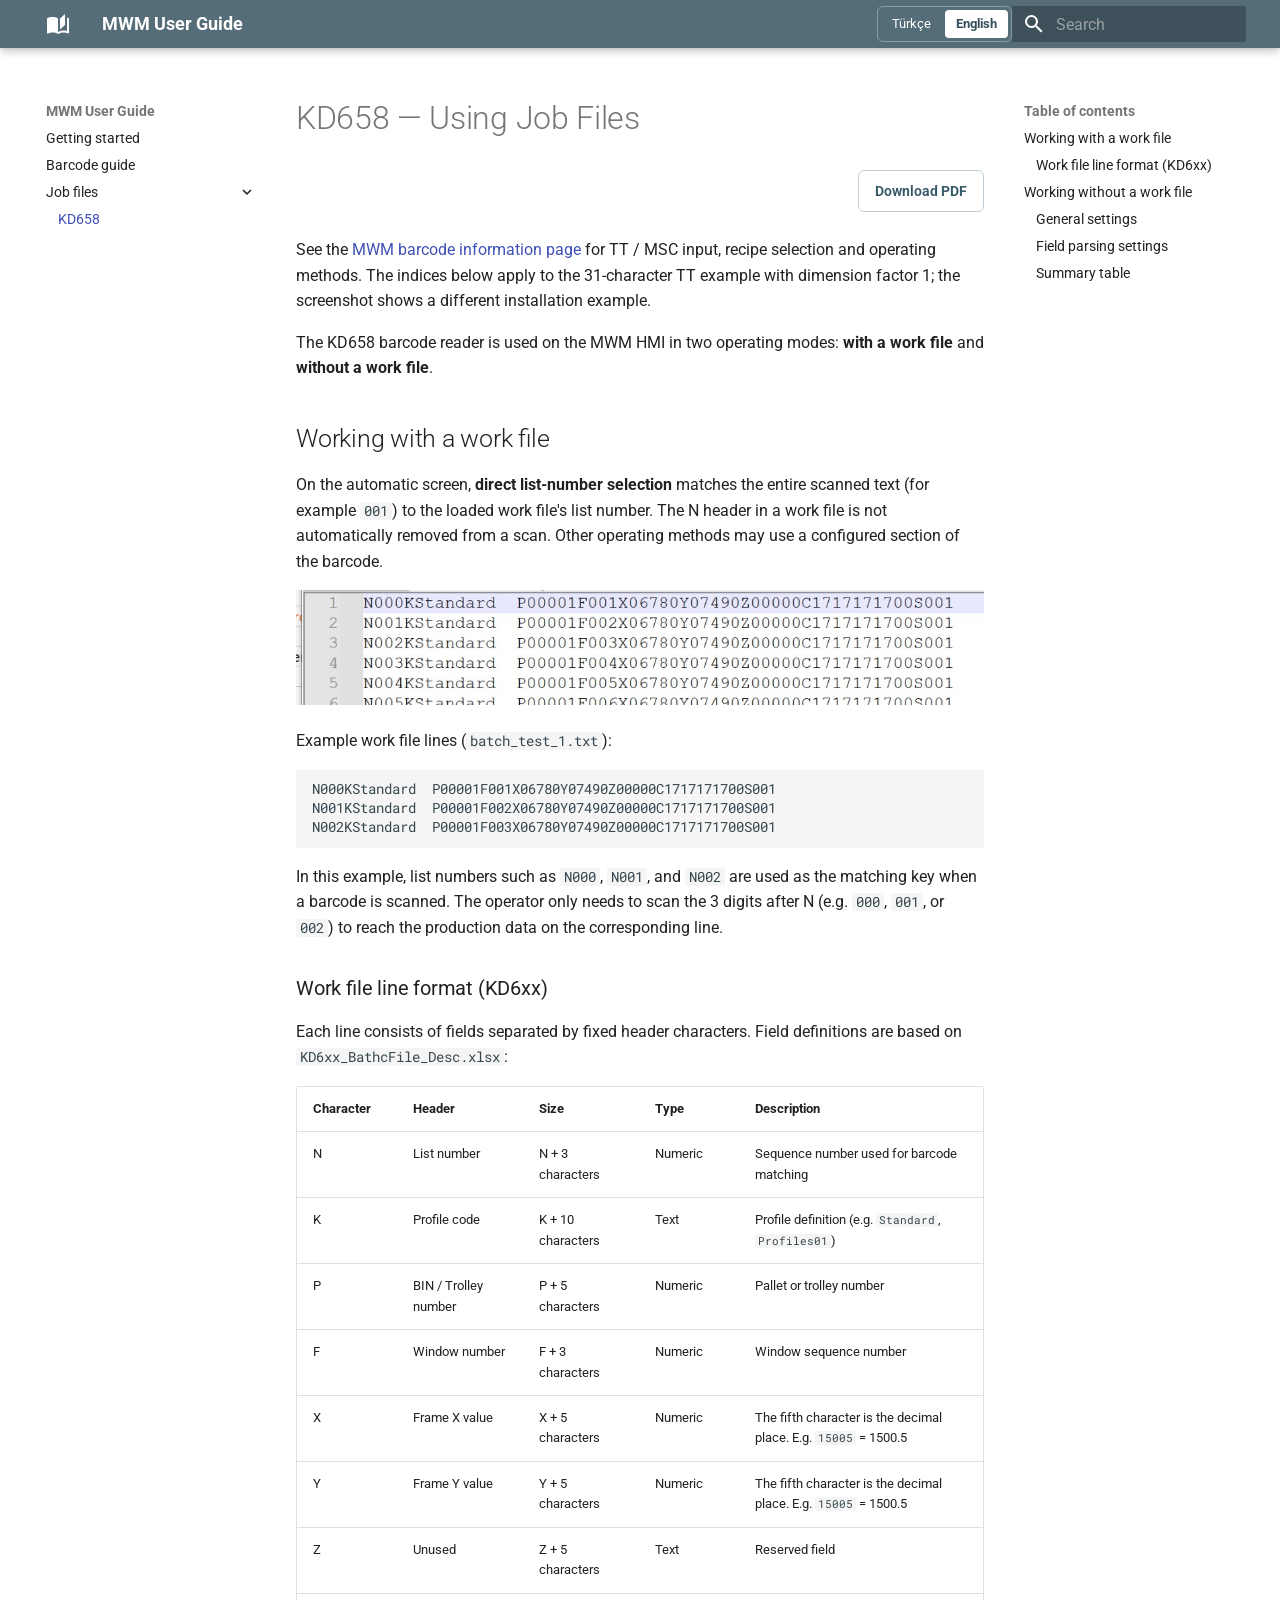
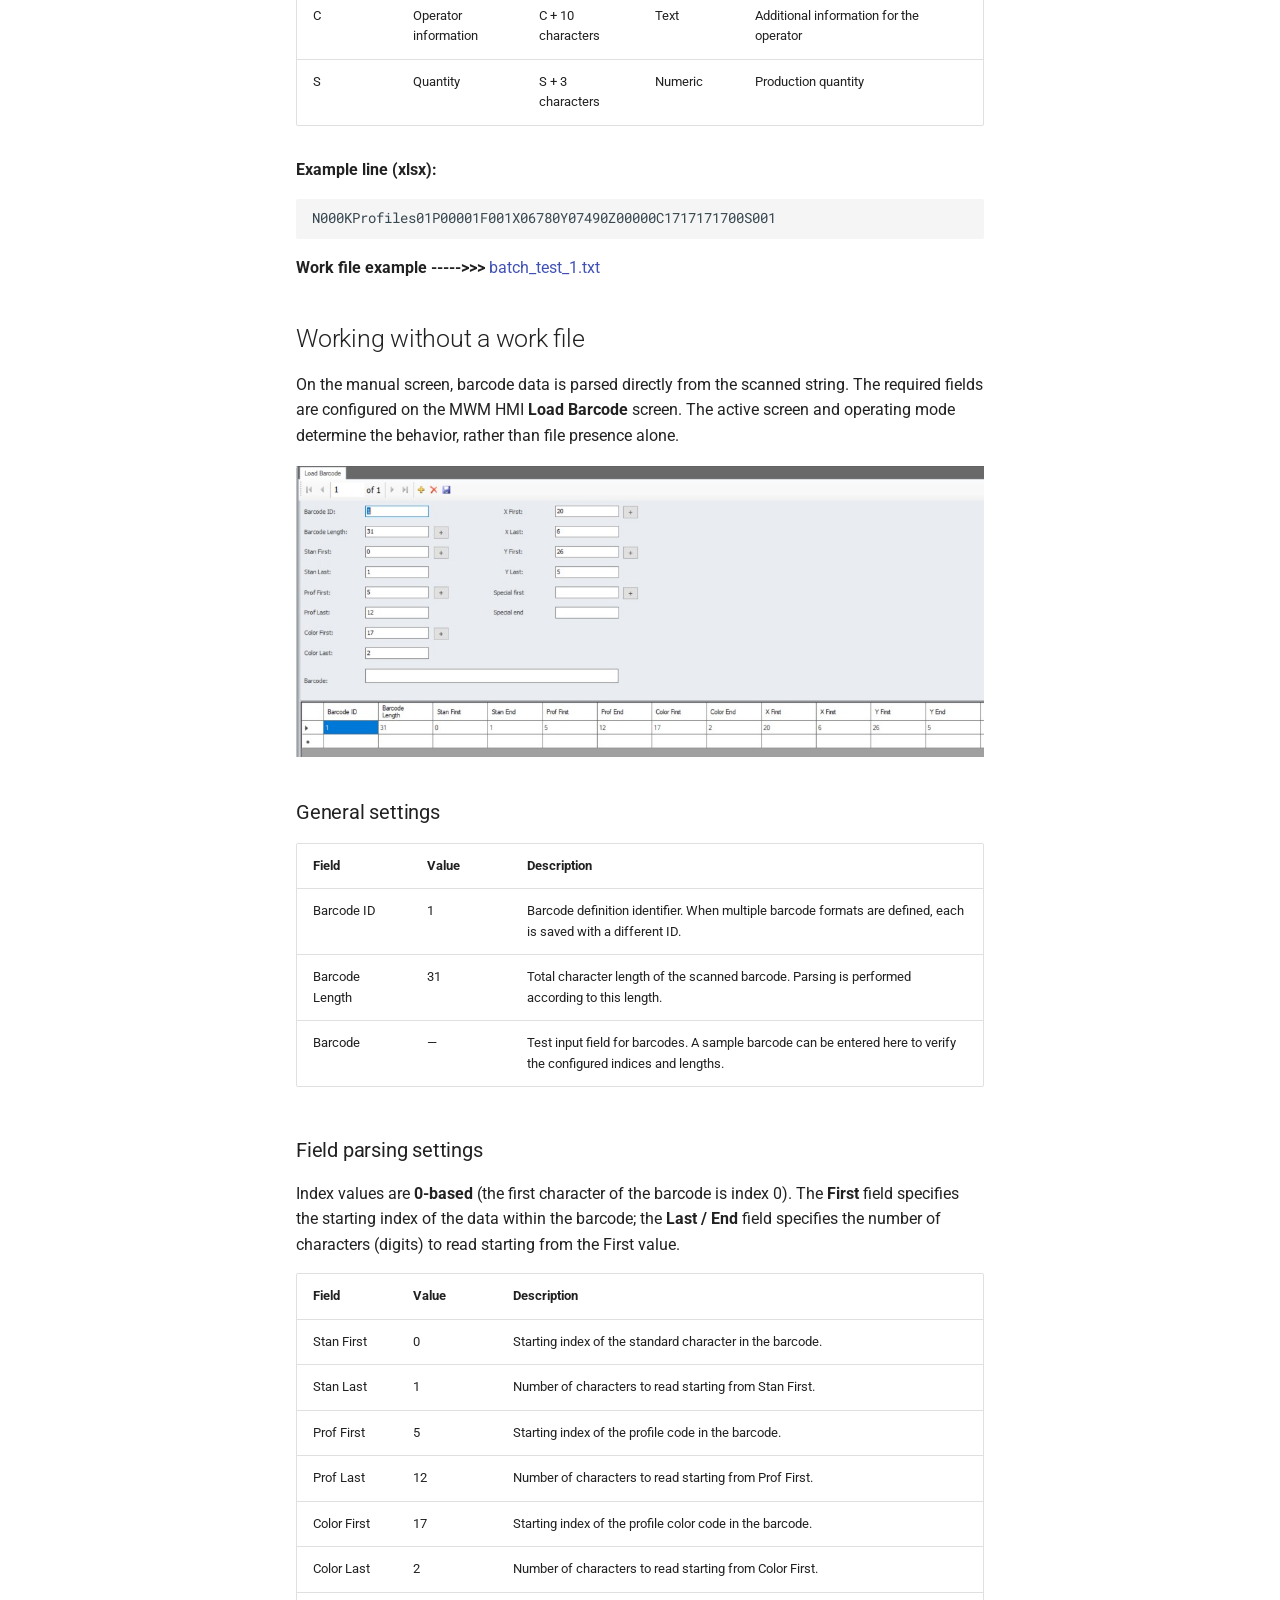
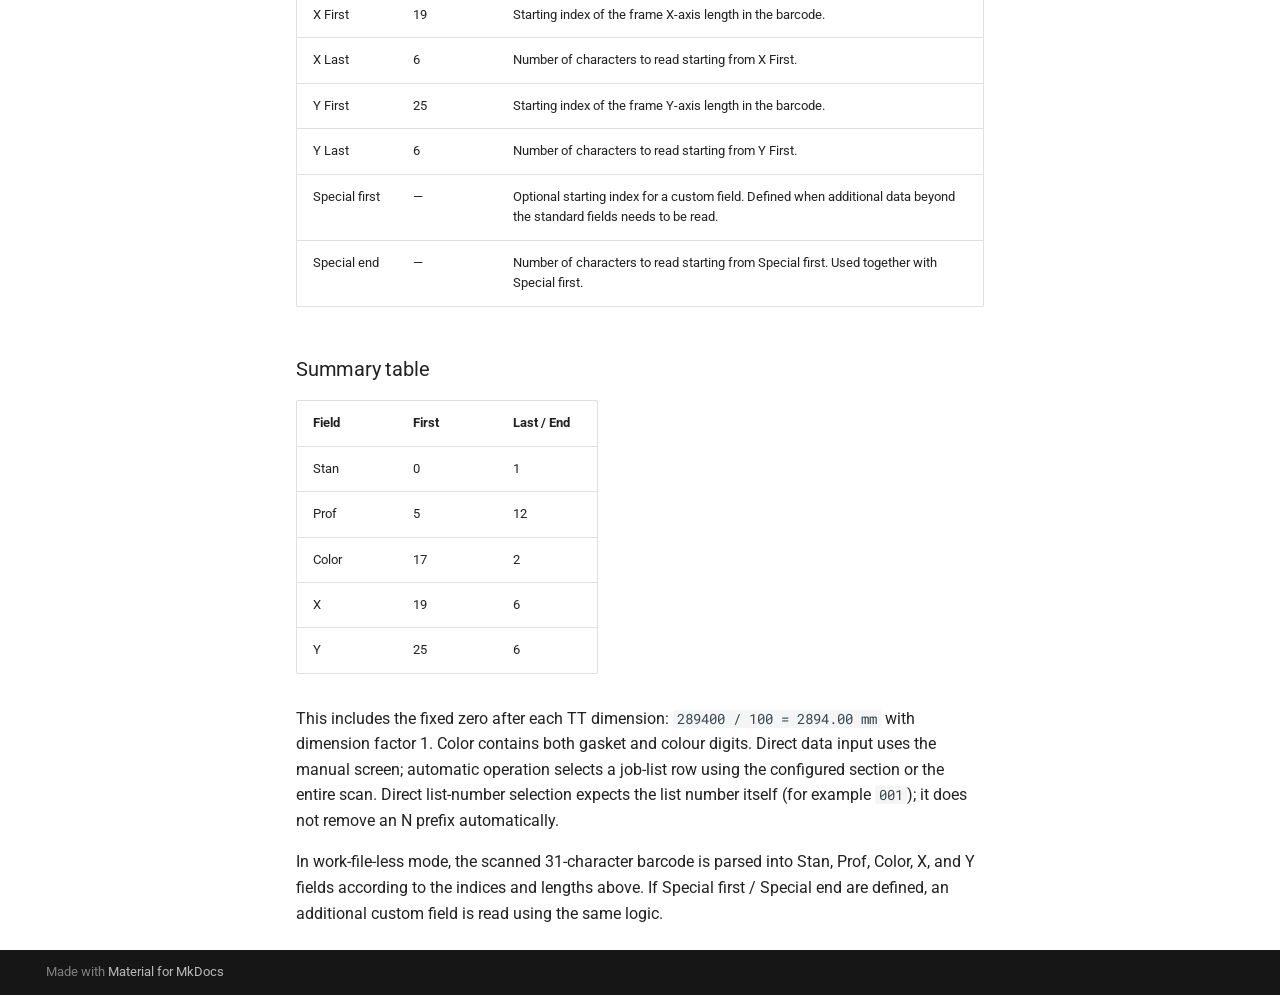
<file: english.html>
<!doctype html>
<html lang="en" class="no-js">
  <head>
    
      <meta charset="utf-8">
      <meta name="viewport" content="width=device-width,initial-scale=1">
      
        <meta name="description" content="Barcode reading and job files for MWM welding machines.">
      
      
      
        <link rel="canonical" href="https://hm-info.github.io/mwm_info/english.html">
      
      
        <link rel="prev" href="barcode-en.html">
      
      
      
        
          <link rel="alternate" href="turkish.html" hreflang="tr">
        
          <link rel="alternate" href="english.html" hreflang="en">
        
      
      
      <link rel="icon" href="assets/images/favicon.png">
      <meta name="generator" content="mkdocs-1.6.1, mkdocs-material-9.7.6">
    
    
      
        <title>KD658 — Using Job Files - MWM User Guide</title>
      
    
    
      <link rel="stylesheet" href="assets/stylesheets/main.484c7ddc.min.css">
      
        
        <link rel="stylesheet" href="assets/stylesheets/palette.ab4e12ef.min.css">
      
      


    
    
      
    
    
      
        
        
        <link rel="preconnect" href="https://fonts.gstatic.com" crossorigin>
        <link rel="stylesheet" href="https://fonts.googleapis.com/css?family=Roboto:300,300i,400,400i,700,700i%7CRoboto+Mono:400,400i,700,700i&display=fallback">
        <style>:root{--md-text-font:"Roboto";--md-code-font:"Roboto Mono"}</style>
      
    
    
      <link rel="stylesheet" href="stylesheets/guide.css">
    
    <script>__md_scope=new URL(".",location),__md_hash=e=>[...e].reduce(((e,_)=>(e<<5)-e+_.charCodeAt(0)),0),__md_get=(e,_=localStorage,t=__md_scope)=>JSON.parse(_.getItem(t.pathname+"."+e)),__md_set=(e,_,t=localStorage,a=__md_scope)=>{try{t.setItem(a.pathname+"."+e,JSON.stringify(_))}catch(e){}}</script>
    
      

    
    
  </head>
  
  
    
    
      
    
    
    
    
    <body dir="ltr" data-md-color-scheme="default" data-md-color-primary="blue-grey" data-md-color-accent="blue-grey">
  
    
    <input class="md-toggle" data-md-toggle="drawer" type="checkbox" id="__drawer" autocomplete="off">
    <input class="md-toggle" data-md-toggle="search" type="checkbox" id="__search" autocomplete="off">
    <label class="md-overlay" for="__drawer"></label>
    <div data-md-component="skip">
      
        
        <a href="#kd658-using-job-files" class="md-skip">
          Skip to content
        </a>
      
    </div>
    <div data-md-component="announce">
      
    </div>
    
    
      

  

<header class="md-header md-header--shadow" data-md-component="header">
  <nav class="md-header__inner md-grid" aria-label="Header">
    <a href="home-en.html" title="MWM User Guide" class="md-header__button md-logo" aria-label="MWM User Guide" data-md-component="logo">
      
  
  <svg xmlns="http://www.w3.org/2000/svg" viewBox="0 0 24 24"><path d="m19 2-5 4.5v11l5-4.5zM6.5 5C4.55 5 2.45 5.4 1 6.5v14.66c0 .25.25.5.5.5.1 0 .15-.07.25-.07 1.35-.65 3.3-1.09 4.75-1.09 1.95 0 4.05.4 5.5 1.5 1.35-.85 3.8-1.5 5.5-1.5 1.65 0 3.35.31 4.75 1.06.1.05.15.03.25.03.25 0 .5-.25.5-.5V6.5c-.6-.45-1.25-.75-2-1V19c-1.1-.35-2.3-.5-3.5-.5-1.7 0-4.15.65-5.5 1.5V6.5C10.55 5.4 8.45 5 6.5 5"/></svg>

    </a>
    <label class="md-header__button md-icon" for="__drawer">
      
      <svg xmlns="http://www.w3.org/2000/svg" viewBox="0 0 24 24"><path d="M3 6h18v2H3zm0 5h18v2H3zm0 5h18v2H3z"/></svg>
    </label>
    <div class="md-header__title" data-md-component="header-title">
      <div class="md-header__ellipsis">
        <div class="md-header__topic">
          <span class="md-ellipsis">
            MWM User Guide
          </span>
        </div>
        <div class="md-header__topic" data-md-component="header-topic">
          <span class="md-ellipsis">
            
              KD658 — Using Job Files
            
          </span>
        </div>
      </div>
    </div>
    
      
        <form class="md-header__option" data-md-component="palette">
  
    
    
    
    <input class="md-option" data-md-color-media="" data-md-color-scheme="default" data-md-color-primary="blue-grey" data-md-color-accent="blue-grey"  aria-hidden="true"  type="radio" name="__palette" id="__palette_0">
    
  
</form>
      
    
    
      <script>var palette=__md_get("__palette");if(palette&&palette.color){if("(prefers-color-scheme)"===palette.color.media){var media=matchMedia("(prefers-color-scheme: light)"),input=document.querySelector(media.matches?"[data-md-color-media='(prefers-color-scheme: light)']":"[data-md-color-media='(prefers-color-scheme: dark)']");palette.color.media=input.getAttribute("data-md-color-media"),palette.color.scheme=input.getAttribute("data-md-color-scheme"),palette.color.primary=input.getAttribute("data-md-color-primary"),palette.color.accent=input.getAttribute("data-md-color-accent")}for(var[key,value]of Object.entries(palette.color))document.body.setAttribute("data-md-color-"+key,value)}</script>
    
    
      <nav class="guide-language" aria-label="Language">
  
    <a href="turkish.html" lang="tr" hreflang="tr">Türkçe</a>
  
    <a href="english.html" lang="en" hreflang="en" aria-current="page">English</a>
  
</nav>
    
    
      
      
        <label class="md-header__button md-icon" for="__search">
          
          <svg xmlns="http://www.w3.org/2000/svg" viewBox="0 0 24 24"><path d="M9.5 3A6.5 6.5 0 0 1 16 9.5c0 1.61-.59 3.09-1.56 4.23l.27.27h.79l5 5-1.5 1.5-5-5v-.79l-.27-.27A6.52 6.52 0 0 1 9.5 16 6.5 6.5 0 0 1 3 9.5 6.5 6.5 0 0 1 9.5 3m0 2C7 5 5 7 5 9.5S7 14 9.5 14 14 12 14 9.5 12 5 9.5 5"/></svg>
        </label>
        <div class="md-search" data-md-component="search" role="dialog">
  <label class="md-search__overlay" for="__search"></label>
  <div class="md-search__inner" role="search">
    <form class="md-search__form" name="search">
      <input type="text" class="md-search__input" name="query" aria-label="Search" placeholder="Search" autocapitalize="off" autocorrect="off" autocomplete="off" spellcheck="false" data-md-component="search-query" required>
      <label class="md-search__icon md-icon" for="__search">
        
        <svg xmlns="http://www.w3.org/2000/svg" viewBox="0 0 24 24"><path d="M9.5 3A6.5 6.5 0 0 1 16 9.5c0 1.61-.59 3.09-1.56 4.23l.27.27h.79l5 5-1.5 1.5-5-5v-.79l-.27-.27A6.52 6.52 0 0 1 9.5 16 6.5 6.5 0 0 1 3 9.5 6.5 6.5 0 0 1 9.5 3m0 2C7 5 5 7 5 9.5S7 14 9.5 14 14 12 14 9.5 12 5 9.5 5"/></svg>
        
        <svg xmlns="http://www.w3.org/2000/svg" viewBox="0 0 24 24"><path d="M20 11v2H8l5.5 5.5-1.42 1.42L4.16 12l7.92-7.92L13.5 5.5 8 11z"/></svg>
      </label>
      <nav class="md-search__options" aria-label="Search">
        
        <button type="reset" class="md-search__icon md-icon" title="Clear" aria-label="Clear" tabindex="-1">
          
          <svg xmlns="http://www.w3.org/2000/svg" viewBox="0 0 24 24"><path d="M19 6.41 17.59 5 12 10.59 6.41 5 5 6.41 10.59 12 5 17.59 6.41 19 12 13.41 17.59 19 19 17.59 13.41 12z"/></svg>
        </button>
      </nav>
      
    </form>
    <div class="md-search__output">
      <div class="md-search__scrollwrap" tabindex="0" data-md-scrollfix>
        <div class="md-search-result" data-md-component="search-result">
          <div class="md-search-result__meta">
            Initializing search
          </div>
          <ol class="md-search-result__list" role="presentation"></ol>
        </div>
      </div>
    </div>
  </div>
</div>
      
    
    
  </nav>
  
</header>
    
    <div class="md-container" data-md-component="container">
      
      
        
          
        
      
      <main class="md-main" data-md-component="main">
        <div class="md-main__inner md-grid">
          
            
              
              <div class="md-sidebar md-sidebar--primary" data-md-component="sidebar" data-md-type="navigation" >
                <div class="md-sidebar__scrollwrap">
                  <div class="md-sidebar__inner">
                    



<nav class="md-nav md-nav--primary" aria-label="Navigation" data-md-level="0">
  <label class="md-nav__title" for="__drawer">
    <a href="home-en.html" title="MWM User Guide" class="md-nav__button md-logo" aria-label="MWM User Guide" data-md-component="logo">
      
  
  <svg xmlns="http://www.w3.org/2000/svg" viewBox="0 0 24 24"><path d="m19 2-5 4.5v11l5-4.5zM6.5 5C4.55 5 2.45 5.4 1 6.5v14.66c0 .25.25.5.5.5.1 0 .15-.07.25-.07 1.35-.65 3.3-1.09 4.75-1.09 1.95 0 4.05.4 5.5 1.5 1.35-.85 3.8-1.5 5.5-1.5 1.65 0 3.35.31 4.75 1.06.1.05.15.03.25.03.25 0 .5-.25.5-.5V6.5c-.6-.45-1.25-.75-2-1V19c-1.1-.35-2.3-.5-3.5-.5-1.7 0-4.15.65-5.5 1.5V6.5C10.55 5.4 8.45 5 6.5 5"/></svg>

    </a>
    MWM User Guide
  </label>
  
  <ul class="md-nav__list" data-md-scrollfix>
    
      
      
  
  
  
  
    <li class="md-nav__item">
      <a href="home-en.html" class="md-nav__link">
        
  
  
  <span class="md-ellipsis">
    
  
    Getting started
  

    
  </span>
  
  

      </a>
    </li>
  

    
      
      
  
  
  
  
    <li class="md-nav__item">
      <a href="barcode-en.html" class="md-nav__link">
        
  
  
  <span class="md-ellipsis">
    
  
    Barcode guide
  

    
  </span>
  
  

      </a>
    </li>
  

    
      
      
  
  
    
  
  
  
    
    
    
    
    
    <li class="md-nav__item md-nav__item--active md-nav__item--nested">
      
        
        
        <input class="md-nav__toggle md-toggle " type="checkbox" id="__nav_3" checked>
        
          
          <label class="md-nav__link" for="__nav_3" id="__nav_3_label" tabindex="0">
            
  
  
  <span class="md-ellipsis">
    
  
    Job files
  

    
  </span>
  
  

            <span class="md-nav__icon md-icon"></span>
          </label>
        
        <nav class="md-nav" data-md-level="1" aria-labelledby="__nav_3_label" aria-expanded="true">
          <label class="md-nav__title" for="__nav_3">
            <span class="md-nav__icon md-icon"></span>
            
  
    Job files
  

          </label>
          <ul class="md-nav__list" data-md-scrollfix>
            
              
                
  
  
    
  
  
  
    <li class="md-nav__item md-nav__item--active">
      
      <input class="md-nav__toggle md-toggle" type="checkbox" id="__toc">
      
      
        
      
      
        <label class="md-nav__link md-nav__link--active" for="__toc">
          
  
  
  <span class="md-ellipsis">
    
  
    KD658
  

    
  </span>
  
  

          <span class="md-nav__icon md-icon"></span>
        </label>
      
      <a href="english.html" class="md-nav__link md-nav__link--active">
        
  
  
  <span class="md-ellipsis">
    
  
    KD658
  

    
  </span>
  
  

      </a>
      
        

<nav class="md-nav md-nav--secondary" aria-label="Table of contents">
  
  
  
    
  
  
    <label class="md-nav__title" for="__toc">
      <span class="md-nav__icon md-icon"></span>
      Table of contents
    </label>
    <ul class="md-nav__list" data-md-component="toc" data-md-scrollfix>
      
        <li class="md-nav__item">
  <a href="#working-with-a-work-file" class="md-nav__link">
    <span class="md-ellipsis">
      
        Working with a work file
      
    </span>
  </a>
  
    <nav class="md-nav" aria-label="Working with a work file">
      <ul class="md-nav__list">
        
          <li class="md-nav__item">
  <a href="#work-file-line-format-kd6xx" class="md-nav__link">
    <span class="md-ellipsis">
      
        Work file line format (KD6xx)
      
    </span>
  </a>
  
</li>
        
      </ul>
    </nav>
  
</li>
      
        <li class="md-nav__item">
  <a href="#working-without-a-work-file" class="md-nav__link">
    <span class="md-ellipsis">
      
        Working without a work file
      
    </span>
  </a>
  
    <nav class="md-nav" aria-label="Working without a work file">
      <ul class="md-nav__list">
        
          <li class="md-nav__item">
  <a href="#general-settings" class="md-nav__link">
    <span class="md-ellipsis">
      
        General settings
      
    </span>
  </a>
  
</li>
        
          <li class="md-nav__item">
  <a href="#field-parsing-settings" class="md-nav__link">
    <span class="md-ellipsis">
      
        Field parsing settings
      
    </span>
  </a>
  
</li>
        
          <li class="md-nav__item">
  <a href="#summary-table" class="md-nav__link">
    <span class="md-ellipsis">
      
        Summary table
      
    </span>
  </a>
  
</li>
        
      </ul>
    </nav>
  
</li>
      
    </ul>
  
</nav>
      
    </li>
  

              
            
          </ul>
        </nav>
      
    </li>
  

    
  </ul>
</nav>
                  </div>
                </div>
              </div>
            
            
              
              <div class="md-sidebar md-sidebar--secondary" data-md-component="sidebar" data-md-type="toc" >
                <div class="md-sidebar__scrollwrap">
                  <div class="md-sidebar__inner">
                    

<nav class="md-nav md-nav--secondary" aria-label="Table of contents">
  
  
  
    
  
  
    <label class="md-nav__title" for="__toc">
      <span class="md-nav__icon md-icon"></span>
      Table of contents
    </label>
    <ul class="md-nav__list" data-md-component="toc" data-md-scrollfix>
      
        <li class="md-nav__item">
  <a href="#working-with-a-work-file" class="md-nav__link">
    <span class="md-ellipsis">
      
        Working with a work file
      
    </span>
  </a>
  
    <nav class="md-nav" aria-label="Working with a work file">
      <ul class="md-nav__list">
        
          <li class="md-nav__item">
  <a href="#work-file-line-format-kd6xx" class="md-nav__link">
    <span class="md-ellipsis">
      
        Work file line format (KD6xx)
      
    </span>
  </a>
  
</li>
        
      </ul>
    </nav>
  
</li>
      
        <li class="md-nav__item">
  <a href="#working-without-a-work-file" class="md-nav__link">
    <span class="md-ellipsis">
      
        Working without a work file
      
    </span>
  </a>
  
    <nav class="md-nav" aria-label="Working without a work file">
      <ul class="md-nav__list">
        
          <li class="md-nav__item">
  <a href="#general-settings" class="md-nav__link">
    <span class="md-ellipsis">
      
        General settings
      
    </span>
  </a>
  
</li>
        
          <li class="md-nav__item">
  <a href="#field-parsing-settings" class="md-nav__link">
    <span class="md-ellipsis">
      
        Field parsing settings
      
    </span>
  </a>
  
</li>
        
          <li class="md-nav__item">
  <a href="#summary-table" class="md-nav__link">
    <span class="md-ellipsis">
      
        Summary table
      
    </span>
  </a>
  
</li>
        
      </ul>
    </nav>
  
</li>
      
    </ul>
  
</nav>
                  </div>
                </div>
              </div>
            
          
          
            <div class="md-content" data-md-component="content">
              
              <article class="md-content__inner md-typeset">
                
                  



<h1 id="kd658-using-job-files">KD658 — Using Job Files</h1>
<div class="document-tools">
<p><strong><a href="downloads/mwm-kd658-en.pdf">Download PDF</a></strong></p>
</div>
<p>See the <a href="barcode-en.html">MWM barcode information page</a> for TT / MSC input, recipe selection and operating methods. The indices below apply to the 31-character TT example with dimension factor 1; the screenshot shows a different installation example.</p>
<p>The KD658 barcode reader is used on the MWM HMI in two operating modes: <strong>with a work file</strong> and <strong>without a work file</strong>.</p>
<h2 id="working-with-a-work-file">Working with a work file</h2>
<p>On the automatic screen, <strong>direct list-number selection</strong> matches the entire scanned text (for example <code>001</code>) to the loaded work file's list number. The N header in a work file is not automatically removed from a scan. Other operating methods may use a configured section of the barcode.</p>
<p><img alt="Work file example" src="images/batch-work-file.png" /></p>
<p>Example work file lines (<code>batch_test_1.txt</code>):</p>
<pre><code>N000KStandard  P00001F001X06780Y07490Z00000C1717171700S001
N001KStandard  P00001F002X06780Y07490Z00000C1717171700S001
N002KStandard  P00001F003X06780Y07490Z00000C1717171700S001
</code></pre>
<p>In this example, list numbers such as <code>N000</code>, <code>N001</code>, and <code>N002</code> are used as the matching key when a barcode is scanned. The operator only needs to scan the 3 digits after N (e.g. <code>000</code>, <code>001</code>, or <code>002</code>) to reach the production data on the corresponding line.</p>
<h3 id="work-file-line-format-kd6xx">Work file line format (KD6xx)</h3>
<p>Each line consists of fields separated by fixed header characters. Field definitions are based on <code>KD6xx_BathcFile_Desc.xlsx</code>:</p>
<table>
<thead>
<tr>
<th>Character</th>
<th>Header</th>
<th>Size</th>
<th>Type</th>
<th>Description</th>
</tr>
</thead>
<tbody>
<tr>
<td>N</td>
<td>List number</td>
<td>N + 3 characters</td>
<td>Numeric</td>
<td>Sequence number used for barcode matching</td>
</tr>
<tr>
<td>K</td>
<td>Profile code</td>
<td>K + 10 characters</td>
<td>Text</td>
<td>Profile definition (e.g. <code>Standard</code>, <code>Profiles01</code>)</td>
</tr>
<tr>
<td>P</td>
<td>BIN / Trolley number</td>
<td>P + 5 characters</td>
<td>Numeric</td>
<td>Pallet or trolley number</td>
</tr>
<tr>
<td>F</td>
<td>Window number</td>
<td>F + 3 characters</td>
<td>Numeric</td>
<td>Window sequence number</td>
</tr>
<tr>
<td>X</td>
<td>Frame X value</td>
<td>X + 5 characters</td>
<td>Numeric</td>
<td>The fifth character is the decimal place. E.g. <code>15005</code> = 1500.5</td>
</tr>
<tr>
<td>Y</td>
<td>Frame Y value</td>
<td>Y + 5 characters</td>
<td>Numeric</td>
<td>The fifth character is the decimal place. E.g. <code>15005</code> = 1500.5</td>
</tr>
<tr>
<td>Z</td>
<td>Unused</td>
<td>Z + 5 characters</td>
<td>Text</td>
<td>Reserved field</td>
</tr>
<tr>
<td>C</td>
<td>Operator information</td>
<td>C + 10 characters</td>
<td>Text</td>
<td>Additional information for the operator</td>
</tr>
<tr>
<td>S</td>
<td>Quantity</td>
<td>S + 3 characters</td>
<td>Numeric</td>
<td>Production quantity</td>
</tr>
</tbody>
</table>
<p><strong>Example line (xlsx):</strong></p>
<pre><code>N000KProfiles01P00001F001X06780Y07490Z00000C1717171700S001
</code></pre>
<p><strong>Work file example -----&gt;&gt;&gt;</strong> <a href="batch_test_1.txt">batch_test_1.txt</a></p>
<h2 id="working-without-a-work-file">Working without a work file</h2>
<p>On the manual screen, barcode data is parsed directly from the scanned string. The required fields are configured on the MWM HMI <strong>Load Barcode</strong> screen. The active screen and operating mode determine the behavior, rather than file presence alone.</p>
<p><img alt="KD658 Load Barcode screen" src="images/kd658-load-barcode.png" /></p>
<h3 id="general-settings">General settings</h3>
<table>
<thead>
<tr>
<th>Field</th>
<th>Value</th>
<th>Description</th>
</tr>
</thead>
<tbody>
<tr>
<td>Barcode ID</td>
<td>1</td>
<td>Barcode definition identifier. When multiple barcode formats are defined, each is saved with a different ID.</td>
</tr>
<tr>
<td>Barcode Length</td>
<td>31</td>
<td>Total character length of the scanned barcode. Parsing is performed according to this length.</td>
</tr>
<tr>
<td>Barcode</td>
<td>—</td>
<td>Test input field for barcodes. A sample barcode can be entered here to verify the configured indices and lengths.</td>
</tr>
</tbody>
</table>
<h3 id="field-parsing-settings">Field parsing settings</h3>
<p>Index values are <strong>0-based</strong> (the first character of the barcode is index 0). The <strong>First</strong> field specifies the starting index of the data within the barcode; the <strong>Last / End</strong> field specifies the number of characters (digits) to read starting from the First value.</p>
<table>
<thead>
<tr>
<th>Field</th>
<th>Value</th>
<th>Description</th>
</tr>
</thead>
<tbody>
<tr>
<td>Stan First</td>
<td>0</td>
<td>Starting index of the standard character in the barcode.</td>
</tr>
<tr>
<td>Stan Last</td>
<td>1</td>
<td>Number of characters to read starting from Stan First.</td>
</tr>
<tr>
<td>Prof First</td>
<td>5</td>
<td>Starting index of the profile code in the barcode.</td>
</tr>
<tr>
<td>Prof Last</td>
<td>12</td>
<td>Number of characters to read starting from Prof First.</td>
</tr>
<tr>
<td>Color First</td>
<td>17</td>
<td>Starting index of the profile color code in the barcode.</td>
</tr>
<tr>
<td>Color Last</td>
<td>2</td>
<td>Number of characters to read starting from Color First.</td>
</tr>
<tr>
<td>X First</td>
<td>19</td>
<td>Starting index of the frame X-axis length in the barcode.</td>
</tr>
<tr>
<td>X Last</td>
<td>6</td>
<td>Number of characters to read starting from X First.</td>
</tr>
<tr>
<td>Y First</td>
<td>25</td>
<td>Starting index of the frame Y-axis length in the barcode.</td>
</tr>
<tr>
<td>Y Last</td>
<td>6</td>
<td>Number of characters to read starting from Y First.</td>
</tr>
<tr>
<td>Special first</td>
<td>—</td>
<td>Optional starting index for a custom field. Defined when additional data beyond the standard fields needs to be read.</td>
</tr>
<tr>
<td>Special end</td>
<td>—</td>
<td>Number of characters to read starting from Special first. Used together with Special first.</td>
</tr>
</tbody>
</table>
<h3 id="summary-table">Summary table</h3>
<table>
<thead>
<tr>
<th>Field</th>
<th>First</th>
<th>Last / End</th>
</tr>
</thead>
<tbody>
<tr>
<td>Stan</td>
<td>0</td>
<td>1</td>
</tr>
<tr>
<td>Prof</td>
<td>5</td>
<td>12</td>
</tr>
<tr>
<td>Color</td>
<td>17</td>
<td>2</td>
</tr>
<tr>
<td>X</td>
<td>19</td>
<td>6</td>
</tr>
<tr>
<td>Y</td>
<td>25</td>
<td>6</td>
</tr>
</tbody>
</table>
<p>This includes the fixed zero after each TT dimension: <code>289400 / 100 = 2894.00 mm</code> with dimension factor 1. Color contains both gasket and colour digits. Direct data input uses the manual screen; automatic operation selects a job-list row using the configured section or the entire scan. Direct list-number selection expects the list number itself (for example <code>001</code>); it does not remove an N prefix automatically.</p>
<p>In work-file-less mode, the scanned 31-character barcode is parsed into Stan, Prof, Color, X, and Y fields according to the indices and lengths above. If Special first / Special end are defined, an additional custom field is read using the same logic.</p>







  
  






                
              </article>
            </div>
          
          
<script>var target=document.getElementById(location.hash.slice(1));target&&target.name&&(target.checked=target.name.startsWith("__tabbed_"))</script>
        </div>
        
          <button type="button" class="md-top md-icon" data-md-component="top" hidden>
  
  <svg xmlns="http://www.w3.org/2000/svg" viewBox="0 0 24 24"><path d="M13 20h-2V8l-5.5 5.5-1.42-1.42L12 4.16l7.92 7.92-1.42 1.42L13 8z"/></svg>
  Back to top
</button>
        
      </main>
      
        <footer class="md-footer">
  
  <div class="md-footer-meta md-typeset">
    <div class="md-footer-meta__inner md-grid">
      <div class="md-copyright">
  
  
    Made with
    <a href="https://squidfunk.github.io/mkdocs-material/" target="_blank" rel="noopener">
      Material for MkDocs
    </a>
  
</div>
      
    </div>
  </div>
</footer>
      
    </div>
    <div class="md-dialog" data-md-component="dialog">
      <div class="md-dialog__inner md-typeset"></div>
    </div>
    
    
    
      
      
      <script id="__config" type="application/json">{"annotate": null, "base": ".", "features": ["navigation.expand", "navigation.top", "search.highlight"], "search": "assets/javascripts/workers/search.2c215733.min.js", "tags": null, "translations": {"clipboard.copied": "Copied to clipboard", "clipboard.copy": "Copy to clipboard", "search.result.more.one": "1 more on this page", "search.result.more.other": "# more on this page", "search.result.none": "No matching documents", "search.result.one": "1 matching document", "search.result.other": "# matching documents", "search.result.placeholder": "Type to start searching", "search.result.term.missing": "Missing", "select.version": "Select version"}, "version": null}</script>
    
    
      <script src="assets/javascripts/bundle.79ae519e.min.js"></script>
      
    
  </body>
</html>
</file>
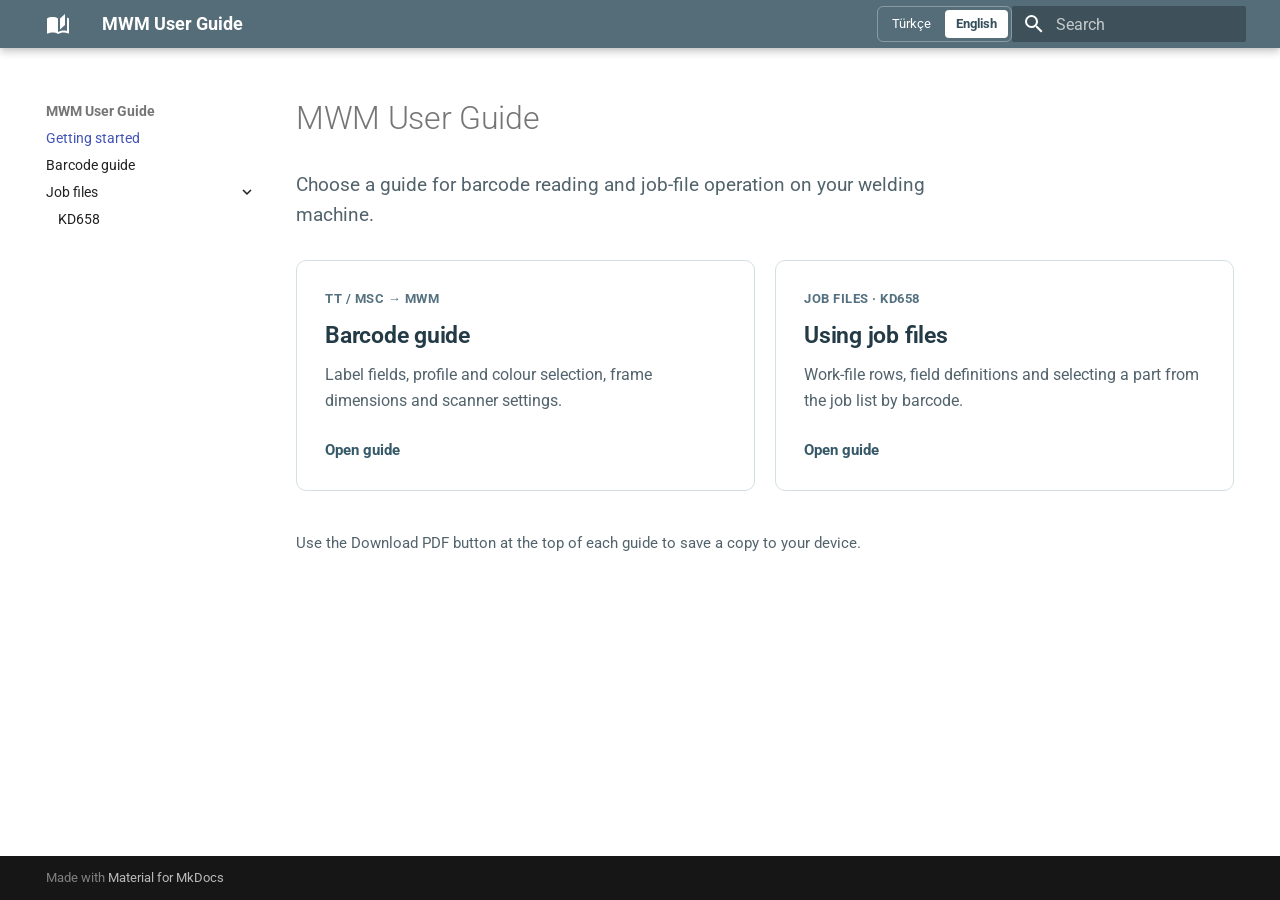
<file: home-en.html>
<!doctype html>
<html lang="en" class="no-js">
  <head>
    
      <meta charset="utf-8">
      <meta name="viewport" content="width=device-width,initial-scale=1">
      
        <meta name="description" content="Barcode reading and job files for MWM welding machines.">
      
      
      
        <link rel="canonical" href="https://hm-info.github.io/mwm_info/home-en.html">
      
      
      
        <link rel="next" href="barcode-en.html">
      
      
        
          <link rel="alternate" href="index.html" hreflang="tr">
        
          <link rel="alternate" href="home-en.html" hreflang="en">
        
      
      
      <link rel="icon" href="assets/images/favicon.png">
      <meta name="generator" content="mkdocs-1.6.1, mkdocs-material-9.7.6">
    
    
      
        <title>Getting started - MWM User Guide</title>
      
    
    
      <link rel="stylesheet" href="assets/stylesheets/main.484c7ddc.min.css">
      
        
        <link rel="stylesheet" href="assets/stylesheets/palette.ab4e12ef.min.css">
      
      


    
    
      
    
    
      
        
        
        <link rel="preconnect" href="https://fonts.gstatic.com" crossorigin>
        <link rel="stylesheet" href="https://fonts.googleapis.com/css?family=Roboto:300,300i,400,400i,700,700i%7CRoboto+Mono:400,400i,700,700i&display=fallback">
        <style>:root{--md-text-font:"Roboto";--md-code-font:"Roboto Mono"}</style>
      
    
    
      <link rel="stylesheet" href="stylesheets/guide.css">
    
    <script>__md_scope=new URL(".",location),__md_hash=e=>[...e].reduce(((e,_)=>(e<<5)-e+_.charCodeAt(0)),0),__md_get=(e,_=localStorage,t=__md_scope)=>JSON.parse(_.getItem(t.pathname+"."+e)),__md_set=(e,_,t=localStorage,a=__md_scope)=>{try{t.setItem(a.pathname+"."+e,JSON.stringify(_))}catch(e){}}</script>
    
      

    
    
  </head>
  
  
    
    
      
    
    
    
    
    <body dir="ltr" data-md-color-scheme="default" data-md-color-primary="blue-grey" data-md-color-accent="blue-grey">
  
    
    <input class="md-toggle" data-md-toggle="drawer" type="checkbox" id="__drawer" autocomplete="off">
    <input class="md-toggle" data-md-toggle="search" type="checkbox" id="__search" autocomplete="off">
    <label class="md-overlay" for="__drawer"></label>
    <div data-md-component="skip">
      
        
        <a href="#mwm-user-guide" class="md-skip">
          Skip to content
        </a>
      
    </div>
    <div data-md-component="announce">
      
    </div>
    
    
      

  

<header class="md-header md-header--shadow" data-md-component="header">
  <nav class="md-header__inner md-grid" aria-label="Header">
    <a href="home-en.html" title="MWM User Guide" class="md-header__button md-logo" aria-label="MWM User Guide" data-md-component="logo">
      
  
  <svg xmlns="http://www.w3.org/2000/svg" viewBox="0 0 24 24"><path d="m19 2-5 4.5v11l5-4.5zM6.5 5C4.55 5 2.45 5.4 1 6.5v14.66c0 .25.25.5.5.5.1 0 .15-.07.25-.07 1.35-.65 3.3-1.09 4.75-1.09 1.95 0 4.05.4 5.5 1.5 1.35-.85 3.8-1.5 5.5-1.5 1.65 0 3.35.31 4.75 1.06.1.05.15.03.25.03.25 0 .5-.25.5-.5V6.5c-.6-.45-1.25-.75-2-1V19c-1.1-.35-2.3-.5-3.5-.5-1.7 0-4.15.65-5.5 1.5V6.5C10.55 5.4 8.45 5 6.5 5"/></svg>

    </a>
    <label class="md-header__button md-icon" for="__drawer">
      
      <svg xmlns="http://www.w3.org/2000/svg" viewBox="0 0 24 24"><path d="M3 6h18v2H3zm0 5h18v2H3zm0 5h18v2H3z"/></svg>
    </label>
    <div class="md-header__title" data-md-component="header-title">
      <div class="md-header__ellipsis">
        <div class="md-header__topic">
          <span class="md-ellipsis">
            MWM User Guide
          </span>
        </div>
        <div class="md-header__topic" data-md-component="header-topic">
          <span class="md-ellipsis">
            
              Getting started
            
          </span>
        </div>
      </div>
    </div>
    
      
        <form class="md-header__option" data-md-component="palette">
  
    
    
    
    <input class="md-option" data-md-color-media="" data-md-color-scheme="default" data-md-color-primary="blue-grey" data-md-color-accent="blue-grey"  aria-hidden="true"  type="radio" name="__palette" id="__palette_0">
    
  
</form>
      
    
    
      <script>var palette=__md_get("__palette");if(palette&&palette.color){if("(prefers-color-scheme)"===palette.color.media){var media=matchMedia("(prefers-color-scheme: light)"),input=document.querySelector(media.matches?"[data-md-color-media='(prefers-color-scheme: light)']":"[data-md-color-media='(prefers-color-scheme: dark)']");palette.color.media=input.getAttribute("data-md-color-media"),palette.color.scheme=input.getAttribute("data-md-color-scheme"),palette.color.primary=input.getAttribute("data-md-color-primary"),palette.color.accent=input.getAttribute("data-md-color-accent")}for(var[key,value]of Object.entries(palette.color))document.body.setAttribute("data-md-color-"+key,value)}</script>
    
    
      <nav class="guide-language" aria-label="Language">
  
    <a href="index.html" lang="tr" hreflang="tr">Türkçe</a>
  
    <a href="home-en.html" lang="en" hreflang="en" aria-current="page">English</a>
  
</nav>
    
    
      
      
        <label class="md-header__button md-icon" for="__search">
          
          <svg xmlns="http://www.w3.org/2000/svg" viewBox="0 0 24 24"><path d="M9.5 3A6.5 6.5 0 0 1 16 9.5c0 1.61-.59 3.09-1.56 4.23l.27.27h.79l5 5-1.5 1.5-5-5v-.79l-.27-.27A6.52 6.52 0 0 1 9.5 16 6.5 6.5 0 0 1 3 9.5 6.5 6.5 0 0 1 9.5 3m0 2C7 5 5 7 5 9.5S7 14 9.5 14 14 12 14 9.5 12 5 9.5 5"/></svg>
        </label>
        <div class="md-search" data-md-component="search" role="dialog">
  <label class="md-search__overlay" for="__search"></label>
  <div class="md-search__inner" role="search">
    <form class="md-search__form" name="search">
      <input type="text" class="md-search__input" name="query" aria-label="Search" placeholder="Search" autocapitalize="off" autocorrect="off" autocomplete="off" spellcheck="false" data-md-component="search-query" required>
      <label class="md-search__icon md-icon" for="__search">
        
        <svg xmlns="http://www.w3.org/2000/svg" viewBox="0 0 24 24"><path d="M9.5 3A6.5 6.5 0 0 1 16 9.5c0 1.61-.59 3.09-1.56 4.23l.27.27h.79l5 5-1.5 1.5-5-5v-.79l-.27-.27A6.52 6.52 0 0 1 9.5 16 6.5 6.5 0 0 1 3 9.5 6.5 6.5 0 0 1 9.5 3m0 2C7 5 5 7 5 9.5S7 14 9.5 14 14 12 14 9.5 12 5 9.5 5"/></svg>
        
        <svg xmlns="http://www.w3.org/2000/svg" viewBox="0 0 24 24"><path d="M20 11v2H8l5.5 5.5-1.42 1.42L4.16 12l7.92-7.92L13.5 5.5 8 11z"/></svg>
      </label>
      <nav class="md-search__options" aria-label="Search">
        
        <button type="reset" class="md-search__icon md-icon" title="Clear" aria-label="Clear" tabindex="-1">
          
          <svg xmlns="http://www.w3.org/2000/svg" viewBox="0 0 24 24"><path d="M19 6.41 17.59 5 12 10.59 6.41 5 5 6.41 10.59 12 5 17.59 6.41 19 12 13.41 17.59 19 19 17.59 13.41 12z"/></svg>
        </button>
      </nav>
      
    </form>
    <div class="md-search__output">
      <div class="md-search__scrollwrap" tabindex="0" data-md-scrollfix>
        <div class="md-search-result" data-md-component="search-result">
          <div class="md-search-result__meta">
            Initializing search
          </div>
          <ol class="md-search-result__list" role="presentation"></ol>
        </div>
      </div>
    </div>
  </div>
</div>
      
    
    
  </nav>
  
</header>
    
    <div class="md-container" data-md-component="container">
      
      
        
          
        
      
      <main class="md-main" data-md-component="main">
        <div class="md-main__inner md-grid">
          
            
              
                
              
              <div class="md-sidebar md-sidebar--primary" data-md-component="sidebar" data-md-type="navigation" >
                <div class="md-sidebar__scrollwrap">
                  <div class="md-sidebar__inner">
                    



<nav class="md-nav md-nav--primary" aria-label="Navigation" data-md-level="0">
  <label class="md-nav__title" for="__drawer">
    <a href="home-en.html" title="MWM User Guide" class="md-nav__button md-logo" aria-label="MWM User Guide" data-md-component="logo">
      
  
  <svg xmlns="http://www.w3.org/2000/svg" viewBox="0 0 24 24"><path d="m19 2-5 4.5v11l5-4.5zM6.5 5C4.55 5 2.45 5.4 1 6.5v14.66c0 .25.25.5.5.5.1 0 .15-.07.25-.07 1.35-.65 3.3-1.09 4.75-1.09 1.95 0 4.05.4 5.5 1.5 1.35-.85 3.8-1.5 5.5-1.5 1.65 0 3.35.31 4.75 1.06.1.05.15.03.25.03.25 0 .5-.25.5-.5V6.5c-.6-.45-1.25-.75-2-1V19c-1.1-.35-2.3-.5-3.5-.5-1.7 0-4.15.65-5.5 1.5V6.5C10.55 5.4 8.45 5 6.5 5"/></svg>

    </a>
    MWM User Guide
  </label>
  
  <ul class="md-nav__list" data-md-scrollfix>
    
      
      
  
  
    
  
  
  
    <li class="md-nav__item md-nav__item--active">
      
      <input class="md-nav__toggle md-toggle" type="checkbox" id="__toc">
      
      
        
      
      
      <a href="home-en.html" class="md-nav__link md-nav__link--active">
        
  
  
  <span class="md-ellipsis">
    
  
    Getting started
  

    
  </span>
  
  

      </a>
      
    </li>
  

    
      
      
  
  
  
  
    <li class="md-nav__item">
      <a href="barcode-en.html" class="md-nav__link">
        
  
  
  <span class="md-ellipsis">
    
  
    Barcode guide
  

    
  </span>
  
  

      </a>
    </li>
  

    
      
      
  
  
  
  
    
    
    
    
    
    <li class="md-nav__item md-nav__item--nested">
      
        
        
          
        
        <input class="md-nav__toggle md-toggle md-toggle--indeterminate" type="checkbox" id="__nav_3" >
        
          
          <label class="md-nav__link" for="__nav_3" id="__nav_3_label" tabindex="0">
            
  
  
  <span class="md-ellipsis">
    
  
    Job files
  

    
  </span>
  
  

            <span class="md-nav__icon md-icon"></span>
          </label>
        
        <nav class="md-nav" data-md-level="1" aria-labelledby="__nav_3_label" aria-expanded="false">
          <label class="md-nav__title" for="__nav_3">
            <span class="md-nav__icon md-icon"></span>
            
  
    Job files
  

          </label>
          <ul class="md-nav__list" data-md-scrollfix>
            
              
                
  
  
  
  
    <li class="md-nav__item">
      <a href="english.html" class="md-nav__link">
        
  
  
  <span class="md-ellipsis">
    
  
    KD658
  

    
  </span>
  
  

      </a>
    </li>
  

              
            
          </ul>
        </nav>
      
    </li>
  

    
  </ul>
</nav>
                  </div>
                </div>
              </div>
            
            
              
                
              
              <div class="md-sidebar md-sidebar--secondary" data-md-component="sidebar" data-md-type="toc" hidden>
                <div class="md-sidebar__scrollwrap">
                  <div class="md-sidebar__inner">
                    

<nav class="md-nav md-nav--secondary" aria-label="Table of contents">
  
  
  
    
  
  
</nav>
                  </div>
                </div>
              </div>
            
          
          
            <div class="md-content" data-md-component="content">
              
              <article class="md-content__inner md-typeset">
                
                  
  




<h1 id="mwm-user-guide">MWM User Guide</h1>
<p class="guide-intro">Choose a guide for barcode reading and job-file operation on your welding machine.</p>

<div class="guide-grid">
  <a class="guide-card" href="barcode-en.html">
    <span class="guide-card__label">TT / MSC → MWM</span>
    <h2>Barcode guide</h2>
    <p>Label fields, profile and colour selection, frame dimensions and scanner settings.</p>
    <span class="guide-card__action">Open guide</span>
  </a>
  <a class="guide-card" href="english.html">
    <span class="guide-card__label">Job files · KD658</span>
    <h2>Using job files</h2>
    <p>Work-file rows, field definitions and selecting a part from the job list by barcode.</p>
    <span class="guide-card__action">Open guide</span>
  </a>
</div>

<p class="guide-note">Use the Download PDF button at the top of each guide to save a copy to your device.</p>







  
  




  



                
              </article>
            </div>
          
          
<script>var target=document.getElementById(location.hash.slice(1));target&&target.name&&(target.checked=target.name.startsWith("__tabbed_"))</script>
        </div>
        
          <button type="button" class="md-top md-icon" data-md-component="top" hidden>
  
  <svg xmlns="http://www.w3.org/2000/svg" viewBox="0 0 24 24"><path d="M13 20h-2V8l-5.5 5.5-1.42-1.42L12 4.16l7.92 7.92-1.42 1.42L13 8z"/></svg>
  Back to top
</button>
        
      </main>
      
        <footer class="md-footer">
  
  <div class="md-footer-meta md-typeset">
    <div class="md-footer-meta__inner md-grid">
      <div class="md-copyright">
  
  
    Made with
    <a href="https://squidfunk.github.io/mkdocs-material/" target="_blank" rel="noopener">
      Material for MkDocs
    </a>
  
</div>
      
    </div>
  </div>
</footer>
      
    </div>
    <div class="md-dialog" data-md-component="dialog">
      <div class="md-dialog__inner md-typeset"></div>
    </div>
    
    
    
      
      
      <script id="__config" type="application/json">{"annotate": null, "base": ".", "features": ["navigation.expand", "navigation.top", "search.highlight"], "search": "assets/javascripts/workers/search.2c215733.min.js", "tags": null, "translations": {"clipboard.copied": "Copied to clipboard", "clipboard.copy": "Copy to clipboard", "search.result.more.one": "1 more on this page", "search.result.more.other": "# more on this page", "search.result.none": "No matching documents", "search.result.one": "1 matching document", "search.result.other": "# matching documents", "search.result.placeholder": "Type to start searching", "search.result.term.missing": "Missing", "select.version": "Select version"}, "version": null}</script>
    
    
      <script src="assets/javascripts/bundle.79ae519e.min.js"></script>
      
    
  </body>
</html>
</file>
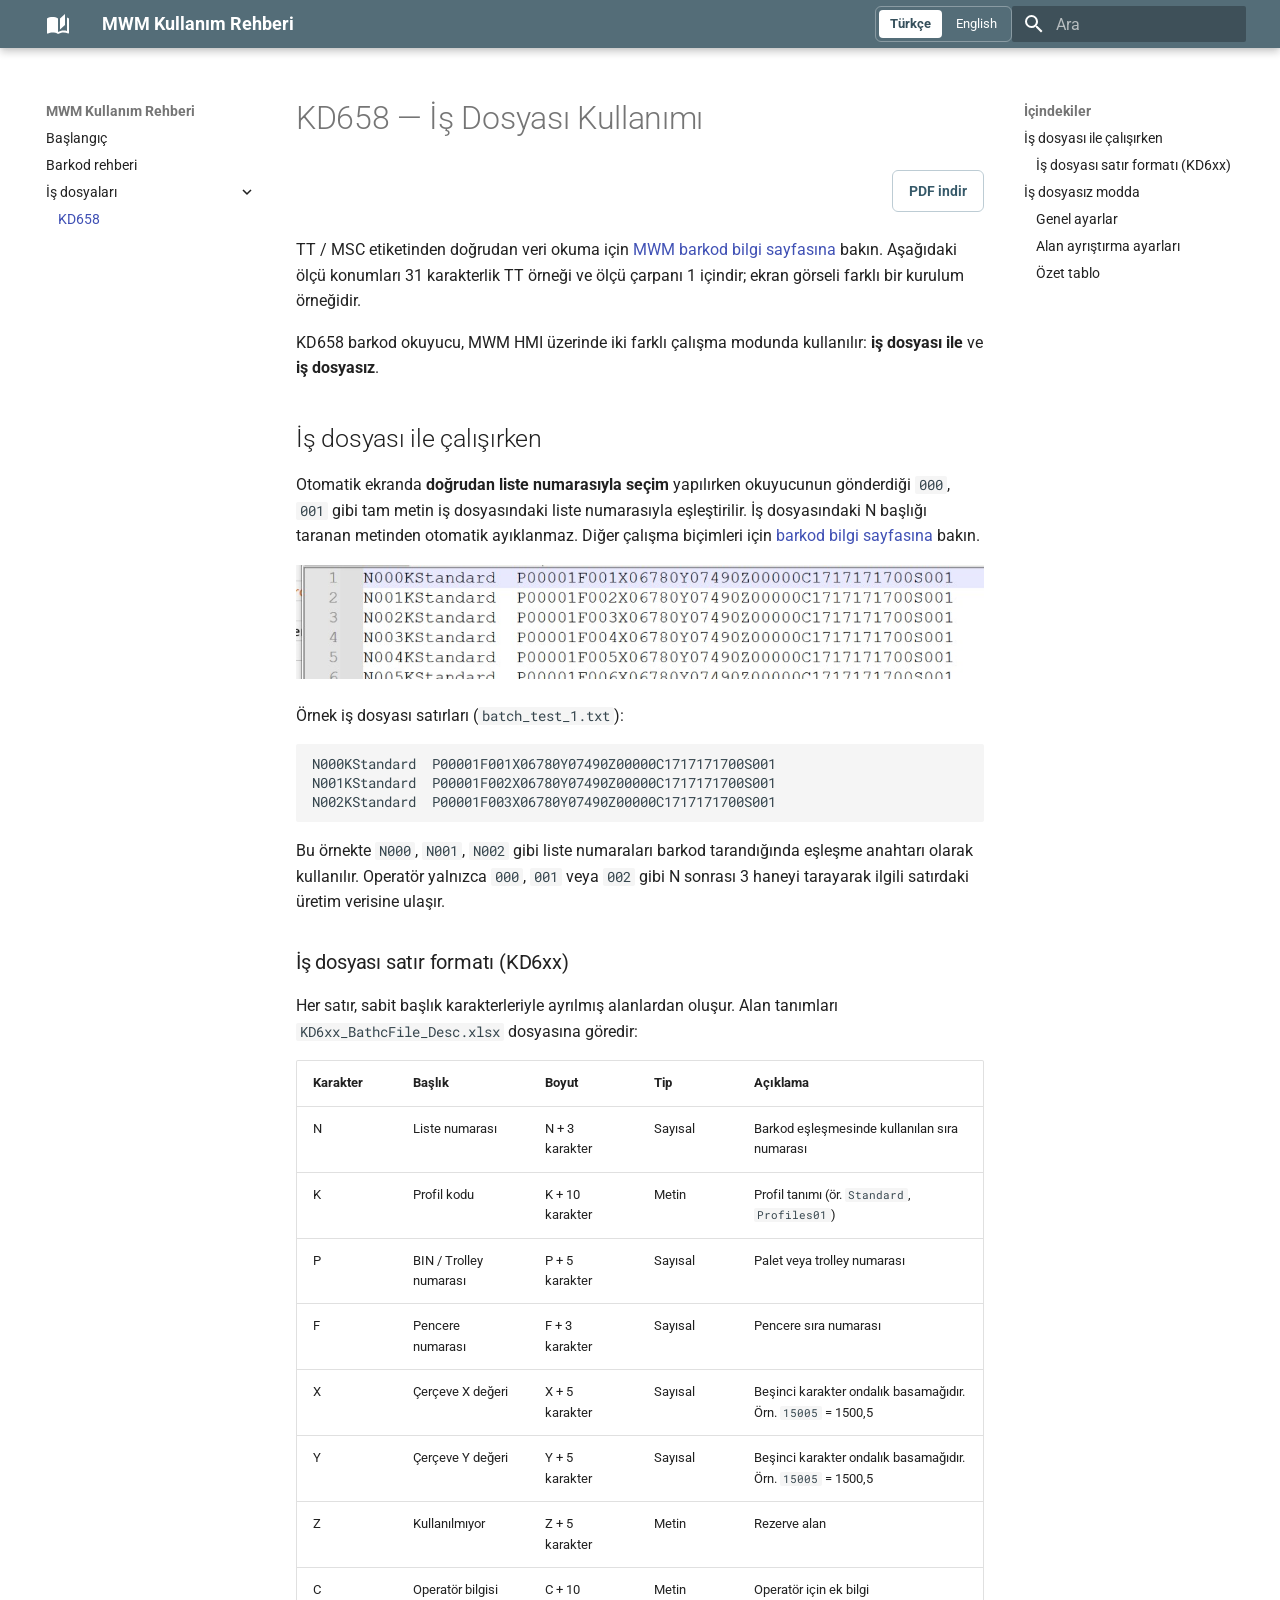
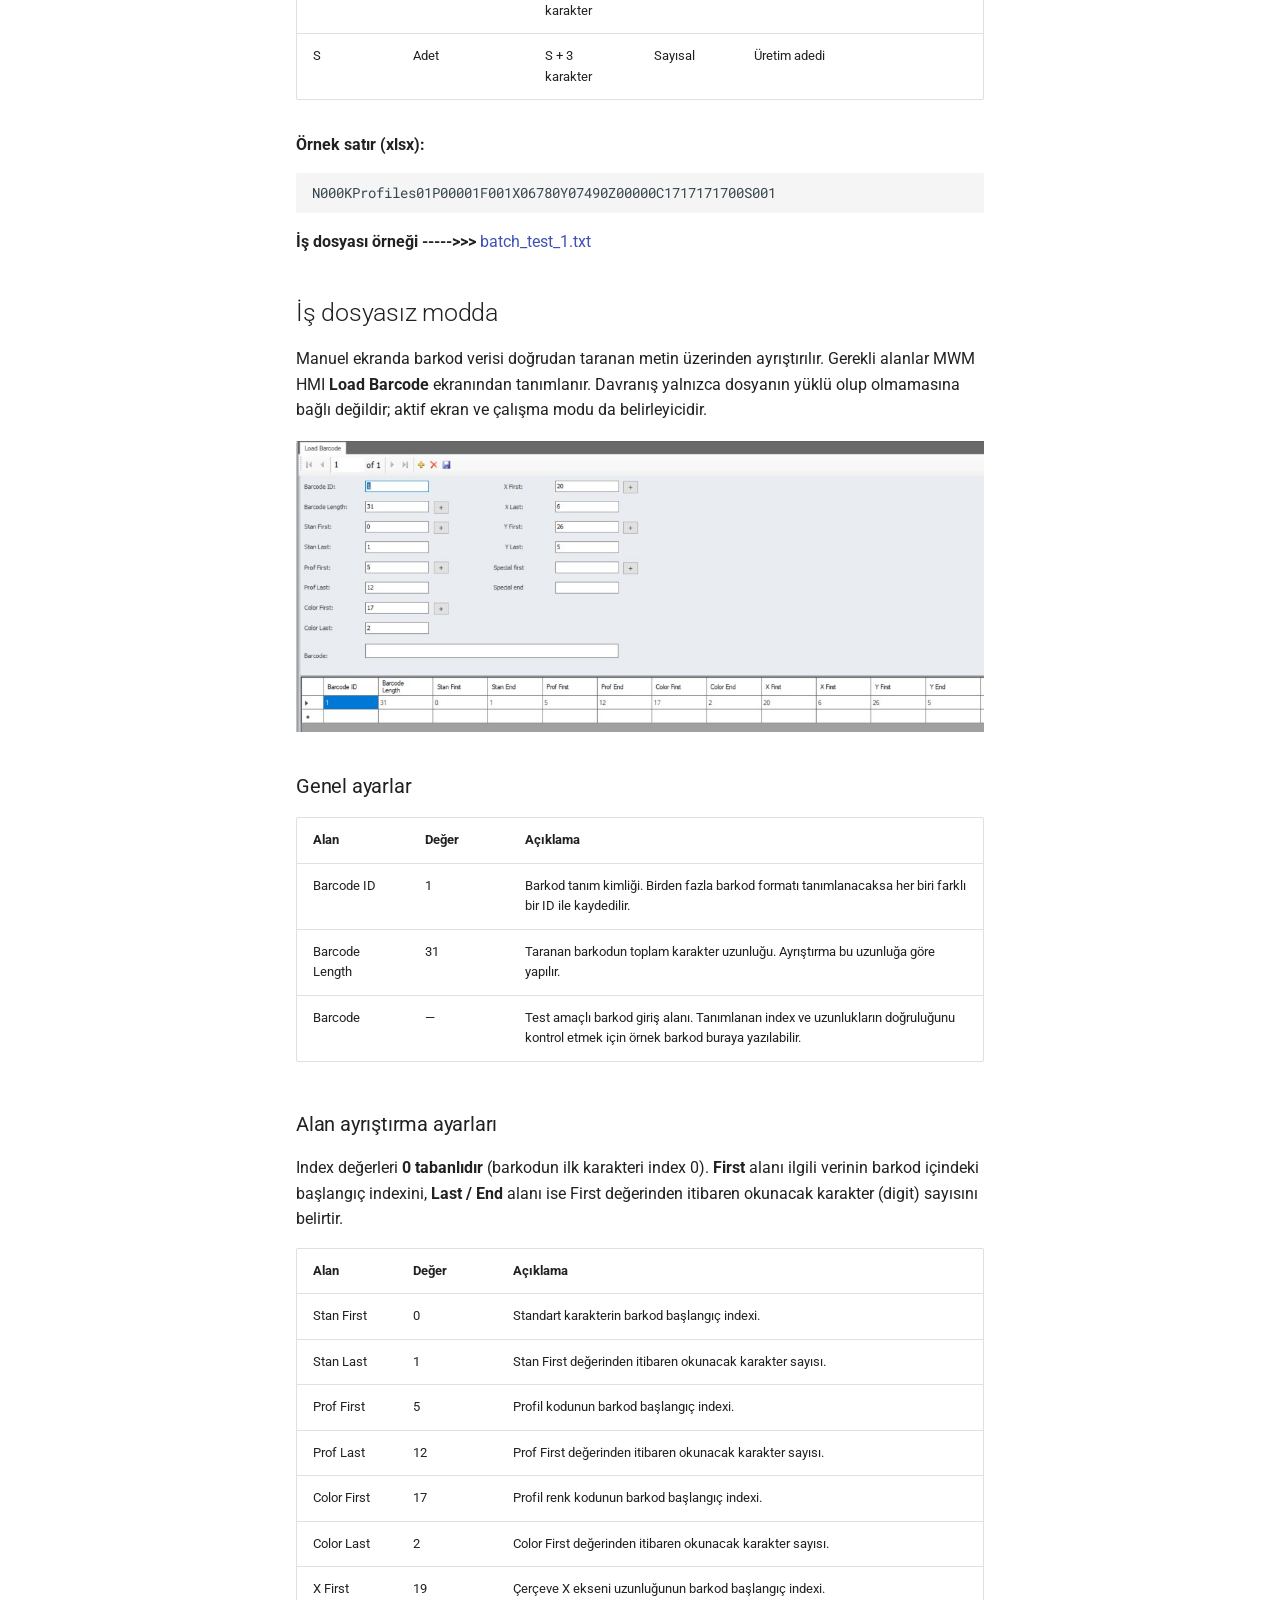
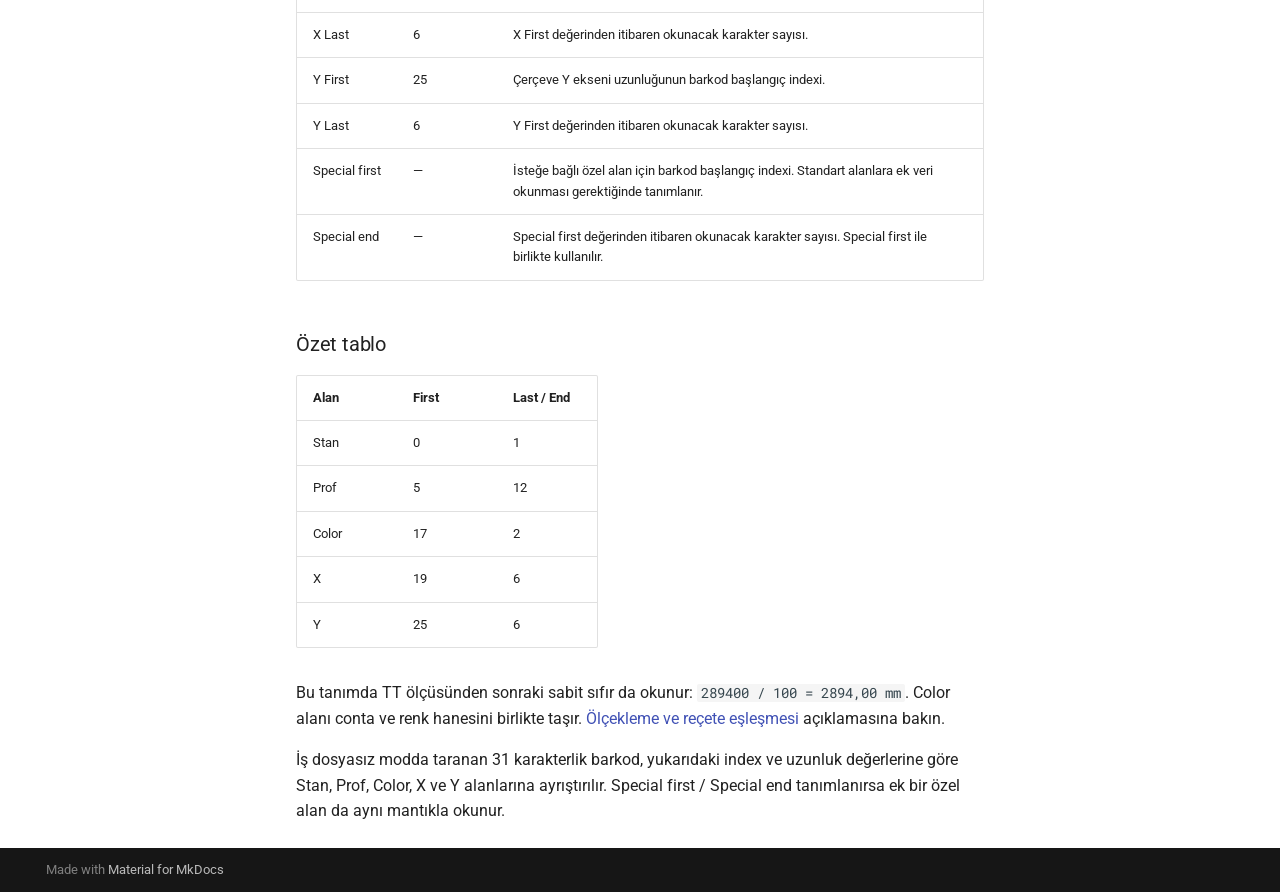
<file: turkish.html>
<!doctype html>
<html lang="tr" class="no-js">
  <head>
    
      <meta charset="utf-8">
      <meta name="viewport" content="width=device-width,initial-scale=1">
      
        <meta name="description" content="MWM kaynak makineleri için TT / MSC barkod okuma, profil reçetesi ve iş dosyası rehberi">
      
      
      
        <link rel="canonical" href="https://hm-info.github.io/mwm_info/turkish.html">
      
      
        <link rel="prev" href="barcode-tr.html">
      
      
      
        
          <link rel="alternate" href="turkish.html" hreflang="tr">
        
          <link rel="alternate" href="english.html" hreflang="en">
        
      
      
      <link rel="icon" href="assets/images/favicon.png">
      <meta name="generator" content="mkdocs-1.6.1, mkdocs-material-9.7.6">
    
    
      
        <title>KD658 — İş Dosyası Kullanımı - MWM Kullanım Rehberi</title>
      
    
    
      <link rel="stylesheet" href="assets/stylesheets/main.484c7ddc.min.css">
      
        
        <link rel="stylesheet" href="assets/stylesheets/palette.ab4e12ef.min.css">
      
      


    
    
      
    
    
      
        
        
        <link rel="preconnect" href="https://fonts.gstatic.com" crossorigin>
        <link rel="stylesheet" href="https://fonts.googleapis.com/css?family=Roboto:300,300i,400,400i,700,700i%7CRoboto+Mono:400,400i,700,700i&display=fallback">
        <style>:root{--md-text-font:"Roboto";--md-code-font:"Roboto Mono"}</style>
      
    
    
      <link rel="stylesheet" href="stylesheets/guide.css">
    
    <script>__md_scope=new URL(".",location),__md_hash=e=>[...e].reduce(((e,_)=>(e<<5)-e+_.charCodeAt(0)),0),__md_get=(e,_=localStorage,t=__md_scope)=>JSON.parse(_.getItem(t.pathname+"."+e)),__md_set=(e,_,t=localStorage,a=__md_scope)=>{try{t.setItem(a.pathname+"."+e,JSON.stringify(_))}catch(e){}}</script>
    
      

    
    
  </head>
  
  
    
    
      
    
    
    
    
    <body dir="ltr" data-md-color-scheme="default" data-md-color-primary="blue-grey" data-md-color-accent="blue-grey">
  
    
    <input class="md-toggle" data-md-toggle="drawer" type="checkbox" id="__drawer" autocomplete="off">
    <input class="md-toggle" data-md-toggle="search" type="checkbox" id="__search" autocomplete="off">
    <label class="md-overlay" for="__drawer"></label>
    <div data-md-component="skip">
      
        
        <a href="#kd658-is-dosyas-kullanm" class="md-skip">
          Ana içeriğe geç
        </a>
      
    </div>
    <div data-md-component="announce">
      
    </div>
    
    
      

  

<header class="md-header md-header--shadow" data-md-component="header">
  <nav class="md-header__inner md-grid" aria-label="Başlık">
    <a href="index.html" title="MWM Kullanım Rehberi" class="md-header__button md-logo" aria-label="MWM Kullanım Rehberi" data-md-component="logo">
      
  
  <svg xmlns="http://www.w3.org/2000/svg" viewBox="0 0 24 24"><path d="m19 2-5 4.5v11l5-4.5zM6.5 5C4.55 5 2.45 5.4 1 6.5v14.66c0 .25.25.5.5.5.1 0 .15-.07.25-.07 1.35-.65 3.3-1.09 4.75-1.09 1.95 0 4.05.4 5.5 1.5 1.35-.85 3.8-1.5 5.5-1.5 1.65 0 3.35.31 4.75 1.06.1.05.15.03.25.03.25 0 .5-.25.5-.5V6.5c-.6-.45-1.25-.75-2-1V19c-1.1-.35-2.3-.5-3.5-.5-1.7 0-4.15.65-5.5 1.5V6.5C10.55 5.4 8.45 5 6.5 5"/></svg>

    </a>
    <label class="md-header__button md-icon" for="__drawer">
      
      <svg xmlns="http://www.w3.org/2000/svg" viewBox="0 0 24 24"><path d="M3 6h18v2H3zm0 5h18v2H3zm0 5h18v2H3z"/></svg>
    </label>
    <div class="md-header__title" data-md-component="header-title">
      <div class="md-header__ellipsis">
        <div class="md-header__topic">
          <span class="md-ellipsis">
            MWM Kullanım Rehberi
          </span>
        </div>
        <div class="md-header__topic" data-md-component="header-topic">
          <span class="md-ellipsis">
            
              KD658 — İş Dosyası Kullanımı
            
          </span>
        </div>
      </div>
    </div>
    
      
        <form class="md-header__option" data-md-component="palette">
  
    
    
    
    <input class="md-option" data-md-color-media="" data-md-color-scheme="default" data-md-color-primary="blue-grey" data-md-color-accent="blue-grey"  aria-hidden="true"  type="radio" name="__palette" id="__palette_0">
    
  
</form>
      
    
    
      <script>var palette=__md_get("__palette");if(palette&&palette.color){if("(prefers-color-scheme)"===palette.color.media){var media=matchMedia("(prefers-color-scheme: light)"),input=document.querySelector(media.matches?"[data-md-color-media='(prefers-color-scheme: light)']":"[data-md-color-media='(prefers-color-scheme: dark)']");palette.color.media=input.getAttribute("data-md-color-media"),palette.color.scheme=input.getAttribute("data-md-color-scheme"),palette.color.primary=input.getAttribute("data-md-color-primary"),palette.color.accent=input.getAttribute("data-md-color-accent")}for(var[key,value]of Object.entries(palette.color))document.body.setAttribute("data-md-color-"+key,value)}</script>
    
    
      <nav class="guide-language" aria-label="Dil seçimi">
  
    <a href="turkish.html" lang="tr" hreflang="tr" aria-current="page">Türkçe</a>
  
    <a href="english.html" lang="en" hreflang="en">English</a>
  
</nav>
    
    
      
      
        <label class="md-header__button md-icon" for="__search">
          
          <svg xmlns="http://www.w3.org/2000/svg" viewBox="0 0 24 24"><path d="M9.5 3A6.5 6.5 0 0 1 16 9.5c0 1.61-.59 3.09-1.56 4.23l.27.27h.79l5 5-1.5 1.5-5-5v-.79l-.27-.27A6.52 6.52 0 0 1 9.5 16 6.5 6.5 0 0 1 3 9.5 6.5 6.5 0 0 1 9.5 3m0 2C7 5 5 7 5 9.5S7 14 9.5 14 14 12 14 9.5 12 5 9.5 5"/></svg>
        </label>
        <div class="md-search" data-md-component="search" role="dialog">
  <label class="md-search__overlay" for="__search"></label>
  <div class="md-search__inner" role="search">
    <form class="md-search__form" name="search">
      <input type="text" class="md-search__input" name="query" aria-label="Ara" placeholder="Ara" autocapitalize="off" autocorrect="off" autocomplete="off" spellcheck="false" data-md-component="search-query" required>
      <label class="md-search__icon md-icon" for="__search">
        
        <svg xmlns="http://www.w3.org/2000/svg" viewBox="0 0 24 24"><path d="M9.5 3A6.5 6.5 0 0 1 16 9.5c0 1.61-.59 3.09-1.56 4.23l.27.27h.79l5 5-1.5 1.5-5-5v-.79l-.27-.27A6.52 6.52 0 0 1 9.5 16 6.5 6.5 0 0 1 3 9.5 6.5 6.5 0 0 1 9.5 3m0 2C7 5 5 7 5 9.5S7 14 9.5 14 14 12 14 9.5 12 5 9.5 5"/></svg>
        
        <svg xmlns="http://www.w3.org/2000/svg" viewBox="0 0 24 24"><path d="M20 11v2H8l5.5 5.5-1.42 1.42L4.16 12l7.92-7.92L13.5 5.5 8 11z"/></svg>
      </label>
      <nav class="md-search__options" aria-label="Ara">
        
        <button type="reset" class="md-search__icon md-icon" title="Temizle" aria-label="Temizle" tabindex="-1">
          
          <svg xmlns="http://www.w3.org/2000/svg" viewBox="0 0 24 24"><path d="M19 6.41 17.59 5 12 10.59 6.41 5 5 6.41 10.59 12 5 17.59 6.41 19 12 13.41 17.59 19 19 17.59 13.41 12z"/></svg>
        </button>
      </nav>
      
    </form>
    <div class="md-search__output">
      <div class="md-search__scrollwrap" tabindex="0" data-md-scrollfix>
        <div class="md-search-result" data-md-component="search-result">
          <div class="md-search-result__meta">
            Arama başlatılıyor
          </div>
          <ol class="md-search-result__list" role="presentation"></ol>
        </div>
      </div>
    </div>
  </div>
</div>
      
    
    
  </nav>
  
</header>
    
    <div class="md-container" data-md-component="container">
      
      
        
          
        
      
      <main class="md-main" data-md-component="main">
        <div class="md-main__inner md-grid">
          
            
              
              <div class="md-sidebar md-sidebar--primary" data-md-component="sidebar" data-md-type="navigation" >
                <div class="md-sidebar__scrollwrap">
                  <div class="md-sidebar__inner">
                    



<nav class="md-nav md-nav--primary" aria-label="Navigasyon" data-md-level="0">
  <label class="md-nav__title" for="__drawer">
    <a href="index.html" title="MWM Kullanım Rehberi" class="md-nav__button md-logo" aria-label="MWM Kullanım Rehberi" data-md-component="logo">
      
  
  <svg xmlns="http://www.w3.org/2000/svg" viewBox="0 0 24 24"><path d="m19 2-5 4.5v11l5-4.5zM6.5 5C4.55 5 2.45 5.4 1 6.5v14.66c0 .25.25.5.5.5.1 0 .15-.07.25-.07 1.35-.65 3.3-1.09 4.75-1.09 1.95 0 4.05.4 5.5 1.5 1.35-.85 3.8-1.5 5.5-1.5 1.65 0 3.35.31 4.75 1.06.1.05.15.03.25.03.25 0 .5-.25.5-.5V6.5c-.6-.45-1.25-.75-2-1V19c-1.1-.35-2.3-.5-3.5-.5-1.7 0-4.15.65-5.5 1.5V6.5C10.55 5.4 8.45 5 6.5 5"/></svg>

    </a>
    MWM Kullanım Rehberi
  </label>
  
  <ul class="md-nav__list" data-md-scrollfix>
    
      
      
  
  
  
  
    <li class="md-nav__item">
      <a href="index.html" class="md-nav__link">
        
  
  
  <span class="md-ellipsis">
    
  
    Başlangıç
  

    
  </span>
  
  

      </a>
    </li>
  

    
      
      
  
  
  
  
    <li class="md-nav__item">
      <a href="barcode-tr.html" class="md-nav__link">
        
  
  
  <span class="md-ellipsis">
    
  
    Barkod rehberi
  

    
  </span>
  
  

      </a>
    </li>
  

    
      
      
  
  
    
  
  
  
    
    
    
    
    
    <li class="md-nav__item md-nav__item--active md-nav__item--nested">
      
        
        
        <input class="md-nav__toggle md-toggle " type="checkbox" id="__nav_3" checked>
        
          
          <label class="md-nav__link" for="__nav_3" id="__nav_3_label" tabindex="0">
            
  
  
  <span class="md-ellipsis">
    
  
    İş dosyaları
  

    
  </span>
  
  

            <span class="md-nav__icon md-icon"></span>
          </label>
        
        <nav class="md-nav" data-md-level="1" aria-labelledby="__nav_3_label" aria-expanded="true">
          <label class="md-nav__title" for="__nav_3">
            <span class="md-nav__icon md-icon"></span>
            
  
    İş dosyaları
  

          </label>
          <ul class="md-nav__list" data-md-scrollfix>
            
              
                
  
  
    
  
  
  
    <li class="md-nav__item md-nav__item--active">
      
      <input class="md-nav__toggle md-toggle" type="checkbox" id="__toc">
      
      
        
      
      
        <label class="md-nav__link md-nav__link--active" for="__toc">
          
  
  
  <span class="md-ellipsis">
    
  
    KD658
  

    
  </span>
  
  

          <span class="md-nav__icon md-icon"></span>
        </label>
      
      <a href="turkish.html" class="md-nav__link md-nav__link--active">
        
  
  
  <span class="md-ellipsis">
    
  
    KD658
  

    
  </span>
  
  

      </a>
      
        

<nav class="md-nav md-nav--secondary" aria-label="İçindekiler">
  
  
  
    
  
  
    <label class="md-nav__title" for="__toc">
      <span class="md-nav__icon md-icon"></span>
      İçindekiler
    </label>
    <ul class="md-nav__list" data-md-component="toc" data-md-scrollfix>
      
        <li class="md-nav__item">
  <a href="#is-dosyas-ile-calsrken" class="md-nav__link">
    <span class="md-ellipsis">
      
        İş dosyası ile çalışırken
      
    </span>
  </a>
  
    <nav class="md-nav" aria-label="İş dosyası ile çalışırken">
      <ul class="md-nav__list">
        
          <li class="md-nav__item">
  <a href="#is-dosyas-satr-format-kd6xx" class="md-nav__link">
    <span class="md-ellipsis">
      
        İş dosyası satır formatı (KD6xx)
      
    </span>
  </a>
  
</li>
        
      </ul>
    </nav>
  
</li>
      
        <li class="md-nav__item">
  <a href="#is-dosyasz-modda" class="md-nav__link">
    <span class="md-ellipsis">
      
        İş dosyasız modda
      
    </span>
  </a>
  
    <nav class="md-nav" aria-label="İş dosyasız modda">
      <ul class="md-nav__list">
        
          <li class="md-nav__item">
  <a href="#genel-ayarlar" class="md-nav__link">
    <span class="md-ellipsis">
      
        Genel ayarlar
      
    </span>
  </a>
  
</li>
        
          <li class="md-nav__item">
  <a href="#alan-ayrstrma-ayarlar" class="md-nav__link">
    <span class="md-ellipsis">
      
        Alan ayrıştırma ayarları
      
    </span>
  </a>
  
</li>
        
          <li class="md-nav__item">
  <a href="#ozet-tablo" class="md-nav__link">
    <span class="md-ellipsis">
      
        Özet tablo
      
    </span>
  </a>
  
</li>
        
      </ul>
    </nav>
  
</li>
      
    </ul>
  
</nav>
      
    </li>
  

              
            
          </ul>
        </nav>
      
    </li>
  

    
  </ul>
</nav>
                  </div>
                </div>
              </div>
            
            
              
              <div class="md-sidebar md-sidebar--secondary" data-md-component="sidebar" data-md-type="toc" >
                <div class="md-sidebar__scrollwrap">
                  <div class="md-sidebar__inner">
                    

<nav class="md-nav md-nav--secondary" aria-label="İçindekiler">
  
  
  
    
  
  
    <label class="md-nav__title" for="__toc">
      <span class="md-nav__icon md-icon"></span>
      İçindekiler
    </label>
    <ul class="md-nav__list" data-md-component="toc" data-md-scrollfix>
      
        <li class="md-nav__item">
  <a href="#is-dosyas-ile-calsrken" class="md-nav__link">
    <span class="md-ellipsis">
      
        İş dosyası ile çalışırken
      
    </span>
  </a>
  
    <nav class="md-nav" aria-label="İş dosyası ile çalışırken">
      <ul class="md-nav__list">
        
          <li class="md-nav__item">
  <a href="#is-dosyas-satr-format-kd6xx" class="md-nav__link">
    <span class="md-ellipsis">
      
        İş dosyası satır formatı (KD6xx)
      
    </span>
  </a>
  
</li>
        
      </ul>
    </nav>
  
</li>
      
        <li class="md-nav__item">
  <a href="#is-dosyasz-modda" class="md-nav__link">
    <span class="md-ellipsis">
      
        İş dosyasız modda
      
    </span>
  </a>
  
    <nav class="md-nav" aria-label="İş dosyasız modda">
      <ul class="md-nav__list">
        
          <li class="md-nav__item">
  <a href="#genel-ayarlar" class="md-nav__link">
    <span class="md-ellipsis">
      
        Genel ayarlar
      
    </span>
  </a>
  
</li>
        
          <li class="md-nav__item">
  <a href="#alan-ayrstrma-ayarlar" class="md-nav__link">
    <span class="md-ellipsis">
      
        Alan ayrıştırma ayarları
      
    </span>
  </a>
  
</li>
        
          <li class="md-nav__item">
  <a href="#ozet-tablo" class="md-nav__link">
    <span class="md-ellipsis">
      
        Özet tablo
      
    </span>
  </a>
  
</li>
        
      </ul>
    </nav>
  
</li>
      
    </ul>
  
</nav>
                  </div>
                </div>
              </div>
            
          
          
            <div class="md-content" data-md-component="content">
              
              <article class="md-content__inner md-typeset">
                
                  



<h1 id="kd658-is-dosyas-kullanm">KD658 — İş Dosyası Kullanımı</h1>
<div class="document-tools">
<p><strong><a href="downloads/mwm-kd658-tr.pdf">PDF indir</a></strong></p>
</div>
<p>TT / MSC etiketinden doğrudan veri okuma için <a href="barcode-tr.html">MWM barkod bilgi sayfasına</a> bakın. Aşağıdaki ölçü konumları 31 karakterlik TT örneği ve ölçü çarpanı 1 içindir; ekran görseli farklı bir kurulum örneğidir.</p>
<p>KD658 barkod okuyucu, MWM HMI üzerinde iki farklı çalışma modunda kullanılır: <strong>iş dosyası ile</strong> ve <strong>iş dosyasız</strong>.</p>
<h2 id="is-dosyas-ile-calsrken">İş dosyası ile çalışırken</h2>
<p>Otomatik ekranda <strong>doğrudan liste numarasıyla seçim</strong> yapılırken okuyucunun gönderdiği <code>000</code>, <code>001</code> gibi tam metin iş dosyasındaki liste numarasıyla eşleştirilir. İş dosyasındaki N başlığı taranan metinden otomatik ayıklanmaz. Diğer çalışma biçimleri için <a href="barcode-tr.html#is-listesiyle-calsma-otomatik-ekran">barkod bilgi sayfasına</a> bakın.</p>
<p><img alt="İş dosyası örneği" src="images/batch-work-file.png" /></p>
<p>Örnek iş dosyası satırları (<code>batch_test_1.txt</code>):</p>
<pre><code>N000KStandard  P00001F001X06780Y07490Z00000C1717171700S001
N001KStandard  P00001F002X06780Y07490Z00000C1717171700S001
N002KStandard  P00001F003X06780Y07490Z00000C1717171700S001
</code></pre>
<p>Bu örnekte <code>N000</code>, <code>N001</code>, <code>N002</code> gibi liste numaraları barkod tarandığında eşleşme anahtarı olarak kullanılır. Operatör yalnızca <code>000</code>, <code>001</code> veya <code>002</code> gibi N sonrası 3 haneyi tarayarak ilgili satırdaki üretim verisine ulaşır.</p>
<h3 id="is-dosyas-satr-format-kd6xx">İş dosyası satır formatı (KD6xx)</h3>
<p>Her satır, sabit başlık karakterleriyle ayrılmış alanlardan oluşur. Alan tanımları <code>KD6xx_BathcFile_Desc.xlsx</code> dosyasına göredir:</p>
<table>
<thead>
<tr>
<th>Karakter</th>
<th>Başlık</th>
<th>Boyut</th>
<th>Tip</th>
<th>Açıklama</th>
</tr>
</thead>
<tbody>
<tr>
<td>N</td>
<td>Liste numarası</td>
<td>N + 3 karakter</td>
<td>Sayısal</td>
<td>Barkod eşleşmesinde kullanılan sıra numarası</td>
</tr>
<tr>
<td>K</td>
<td>Profil kodu</td>
<td>K + 10 karakter</td>
<td>Metin</td>
<td>Profil tanımı (ör. <code>Standard</code>, <code>Profiles01</code>)</td>
</tr>
<tr>
<td>P</td>
<td>BIN / Trolley numarası</td>
<td>P + 5 karakter</td>
<td>Sayısal</td>
<td>Palet veya trolley numarası</td>
</tr>
<tr>
<td>F</td>
<td>Pencere numarası</td>
<td>F + 3 karakter</td>
<td>Sayısal</td>
<td>Pencere sıra numarası</td>
</tr>
<tr>
<td>X</td>
<td>Çerçeve X değeri</td>
<td>X + 5 karakter</td>
<td>Sayısal</td>
<td>Beşinci karakter ondalık basamağıdır. Örn. <code>15005</code> = 1500,5</td>
</tr>
<tr>
<td>Y</td>
<td>Çerçeve Y değeri</td>
<td>Y + 5 karakter</td>
<td>Sayısal</td>
<td>Beşinci karakter ondalık basamağıdır. Örn. <code>15005</code> = 1500,5</td>
</tr>
<tr>
<td>Z</td>
<td>Kullanılmıyor</td>
<td>Z + 5 karakter</td>
<td>Metin</td>
<td>Rezerve alan</td>
</tr>
<tr>
<td>C</td>
<td>Operatör bilgisi</td>
<td>C + 10 karakter</td>
<td>Metin</td>
<td>Operatör için ek bilgi</td>
</tr>
<tr>
<td>S</td>
<td>Adet</td>
<td>S + 3 karakter</td>
<td>Sayısal</td>
<td>Üretim adedi</td>
</tr>
</tbody>
</table>
<p><strong>Örnek satır (xlsx):</strong></p>
<pre><code>N000KProfiles01P00001F001X06780Y07490Z00000C1717171700S001
</code></pre>
<p><strong>İş dosyası örneği -----&gt;&gt;&gt;</strong> <a href="batch_test_1.txt">batch_test_1.txt</a></p>
<h2 id="is-dosyasz-modda">İş dosyasız modda</h2>
<p>Manuel ekranda barkod verisi doğrudan taranan metin üzerinden ayrıştırılır. Gerekli alanlar MWM HMI <strong>Load Barcode</strong> ekranından tanımlanır. Davranış yalnızca dosyanın yüklü olup olmamasına bağlı değildir; aktif ekran ve çalışma modu da belirleyicidir.</p>
<p><img alt="KD658 Load Barcode ekranı" src="images/kd658-load-barcode.png" /></p>
<h3 id="genel-ayarlar">Genel ayarlar</h3>
<table>
<thead>
<tr>
<th>Alan</th>
<th>Değer</th>
<th>Açıklama</th>
</tr>
</thead>
<tbody>
<tr>
<td>Barcode ID</td>
<td>1</td>
<td>Barkod tanım kimliği. Birden fazla barkod formatı tanımlanacaksa her biri farklı bir ID ile kaydedilir.</td>
</tr>
<tr>
<td>Barcode Length</td>
<td>31</td>
<td>Taranan barkodun toplam karakter uzunluğu. Ayrıştırma bu uzunluğa göre yapılır.</td>
</tr>
<tr>
<td>Barcode</td>
<td>—</td>
<td>Test amaçlı barkod giriş alanı. Tanımlanan index ve uzunlukların doğruluğunu kontrol etmek için örnek barkod buraya yazılabilir.</td>
</tr>
</tbody>
</table>
<h3 id="alan-ayrstrma-ayarlar">Alan ayrıştırma ayarları</h3>
<p>Index değerleri <strong>0 tabanlıdır</strong> (barkodun ilk karakteri index 0). <strong>First</strong> alanı ilgili verinin barkod içindeki başlangıç indexini, <strong>Last / End</strong> alanı ise First değerinden itibaren okunacak karakter (digit) sayısını belirtir.</p>
<table>
<thead>
<tr>
<th>Alan</th>
<th>Değer</th>
<th>Açıklama</th>
</tr>
</thead>
<tbody>
<tr>
<td>Stan First</td>
<td>0</td>
<td>Standart karakterin barkod başlangıç indexi.</td>
</tr>
<tr>
<td>Stan Last</td>
<td>1</td>
<td>Stan First değerinden itibaren okunacak karakter sayısı.</td>
</tr>
<tr>
<td>Prof First</td>
<td>5</td>
<td>Profil kodunun barkod başlangıç indexi.</td>
</tr>
<tr>
<td>Prof Last</td>
<td>12</td>
<td>Prof First değerinden itibaren okunacak karakter sayısı.</td>
</tr>
<tr>
<td>Color First</td>
<td>17</td>
<td>Profil renk kodunun barkod başlangıç indexi.</td>
</tr>
<tr>
<td>Color Last</td>
<td>2</td>
<td>Color First değerinden itibaren okunacak karakter sayısı.</td>
</tr>
<tr>
<td>X First</td>
<td>19</td>
<td>Çerçeve X ekseni uzunluğunun barkod başlangıç indexi.</td>
</tr>
<tr>
<td>X Last</td>
<td>6</td>
<td>X First değerinden itibaren okunacak karakter sayısı.</td>
</tr>
<tr>
<td>Y First</td>
<td>25</td>
<td>Çerçeve Y ekseni uzunluğunun barkod başlangıç indexi.</td>
</tr>
<tr>
<td>Y Last</td>
<td>6</td>
<td>Y First değerinden itibaren okunacak karakter sayısı.</td>
</tr>
<tr>
<td>Special first</td>
<td>—</td>
<td>İsteğe bağlı özel alan için barkod başlangıç indexi. Standart alanlara ek veri okunması gerektiğinde tanımlanır.</td>
</tr>
<tr>
<td>Special end</td>
<td>—</td>
<td>Special first değerinden itibaren okunacak karakter sayısı. Special first ile birlikte kullanılır.</td>
</tr>
</tbody>
</table>
<h3 id="ozet-tablo">Özet tablo</h3>
<table>
<thead>
<tr>
<th>Alan</th>
<th>First</th>
<th>Last / End</th>
</tr>
</thead>
<tbody>
<tr>
<td>Stan</td>
<td>0</td>
<td>1</td>
</tr>
<tr>
<td>Prof</td>
<td>5</td>
<td>12</td>
</tr>
<tr>
<td>Color</td>
<td>17</td>
<td>2</td>
</tr>
<tr>
<td>X</td>
<td>19</td>
<td>6</td>
</tr>
<tr>
<td>Y</td>
<td>25</td>
<td>6</td>
</tr>
</tbody>
</table>
<p>Bu tanımda TT ölçüsünden sonraki sabit sıfır da okunur: <code>289400 / 100 = 2894,00 mm</code>. Color alanı conta ve renk hanesini birlikte taşır. <a href="barcode-tr.html">Ölçekleme ve reçete eşleşmesi</a> açıklamasına bakın.</p>
<p>İş dosyasız modda taranan 31 karakterlik barkod, yukarıdaki index ve uzunluk değerlerine göre Stan, Prof, Color, X ve Y alanlarına ayrıştırılır. Special first / Special end tanımlanırsa ek bir özel alan da aynı mantıkla okunur.</p>







  
  






                
              </article>
            </div>
          
          
<script>var target=document.getElementById(location.hash.slice(1));target&&target.name&&(target.checked=target.name.startsWith("__tabbed_"))</script>
        </div>
        
          <button type="button" class="md-top md-icon" data-md-component="top" hidden>
  
  <svg xmlns="http://www.w3.org/2000/svg" viewBox="0 0 24 24"><path d="M13 20h-2V8l-5.5 5.5-1.42-1.42L12 4.16l7.92 7.92-1.42 1.42L13 8z"/></svg>
  Başa dön
</button>
        
      </main>
      
        <footer class="md-footer">
  
  <div class="md-footer-meta md-typeset">
    <div class="md-footer-meta__inner md-grid">
      <div class="md-copyright">
  
  
    Made with
    <a href="https://squidfunk.github.io/mkdocs-material/" target="_blank" rel="noopener">
      Material for MkDocs
    </a>
  
</div>
      
    </div>
  </div>
</footer>
      
    </div>
    <div class="md-dialog" data-md-component="dialog">
      <div class="md-dialog__inner md-typeset"></div>
    </div>
    
    
    
      
      
      <script id="__config" type="application/json">{"annotate": null, "base": ".", "features": ["navigation.expand", "navigation.top", "search.highlight"], "search": "assets/javascripts/workers/search.2c215733.min.js", "tags": null, "translations": {"clipboard.copied": "Kopyaland\u0131", "clipboard.copy": "Kopyala", "search.result.more.one": "Bu sayfada 1 tane daha", "search.result.more.other": "Bu sayfada # tane daha", "search.result.none": "E\u015fle\u015fen dok\u00fcman bulunamad\u0131", "search.result.one": "1 dok\u00fcman bulundu", "search.result.other": "# dok\u00fcman bulundu", "search.result.placeholder": "Aramaya ba\u015flamak i\u00e7in yaz\u0131n", "search.result.term.missing": "Eksik", "select.version": "Versiyon se\u00e7"}, "version": null}</script>
    
    
      <script src="assets/javascripts/bundle.79ae519e.min.js"></script>
      
    
  </body>
</html>
</file>
<file: stylesheets/guide.css>
.guide-language { display: flex; flex-shrink: 0; gap: .15rem; margin-left: auto; padding: .15rem; border: 1px solid #ffffff50; border-radius: .3rem; }
.guide-language a { padding: .3rem .55rem; border-radius: .2rem; font-size: .65rem; line-height: 1.3; color: #fff; }
.guide-language a[aria-current="page"] { background: #fff; color: #354f5b; font-weight: 700; }
.guide-language a:hover { background: #ffffff25; }
.guide-language a[aria-current="page"]:hover { background: #fff; }
.guide-language a:focus-visible, .guide-card:focus-visible, .document-tools a:focus-visible { outline: 3px solid #dfa927; outline-offset: 3px; }
.md-typeset .guide-intro { max-width: 34rem; margin: -.5rem 0 1.5rem; font-size: .95rem; color: #52636c; }
.guide-grid { display: grid; grid-template-columns: repeat(2, minmax(0, 1fr)); gap: 1rem; margin: 1.25rem 0 2rem; }
.md-typeset a.guide-card { display: flex; flex-direction: column; padding: 1.4rem; border: 1px solid #d4dfe4; border-radius: .5rem; color: #243b47; background: #fff; transition: border-color .15s, box-shadow .15s; }
.md-typeset a.guide-card:hover { border-color: #607d8b; box-shadow: 0 4px 16px #263c4912; }
.guide-card__label { color: #55717f; font-size: .65rem; font-weight: 700; letter-spacing: .04em; text-transform: uppercase; }
.md-typeset .guide-card h2 { margin: .55rem 0; font-size: 1.15rem; font-weight: 650; line-height: 1.3; }
.md-typeset .guide-card p { margin: 0 0 1.25rem; color: #52636c; font-size: .8rem; }
.guide-card__action { margin-top: auto; color: #365969; font-size: .75rem; font-weight: 700; }
.md-typeset .guide-note { font-size: .75rem; color: #52636c; }
.document-tools { display: flex; justify-content: flex-end; margin: -.5rem 0 1.25rem; }
.md-typeset .document-tools a { display: inline-block; padding: .45rem .8rem; border: 1px solid #bdccd4; border-radius: .3rem; color: #365969; font-size: .7rem; font-weight: 650; }
.md-typeset .document-tools p { margin: 0; }
@media (max-width: 640px) {
  .guide-grid { grid-template-columns: 1fr; gap: .75rem; }
  .md-typeset a.guide-card { padding: 1rem; }
  .guide-language a { padding: .3rem .4rem; font-size: .6rem; }
  .md-header__title { margin-left: .25rem; font-size: .8rem; }
}
</file>
<file: assets/stylesheets/main.484c7ddc.min.css>
@charset "UTF-8";html{-webkit-text-size-adjust:none;-moz-text-size-adjust:none;text-size-adjust:none;box-sizing:border-box}*,:after,:before{box-sizing:inherit}@media (prefers-reduced-motion){*,:after,:before{transition:none!important}}body{margin:0}a,button,input,label{-webkit-tap-highlight-color:transparent}a{color:inherit;text-decoration:none}hr{border:0;box-sizing:initial;display:block;height:.05rem;overflow:visible;padding:0}small{font-size:80%}sub,sup{line-height:1em}img{border-style:none}table{border-collapse:initial;border-spacing:0}td,th{font-weight:400;vertical-align:top}button{background:#0000;border:0;font-family:inherit;font-size:inherit;margin:0;padding:0}input{border:0;outline:none}:root{--md-primary-fg-color:#4051b5;--md-primary-fg-color--light:#5d6cc0;--md-primary-fg-color--dark:#303fa1;--md-primary-bg-color:#fff;--md-primary-bg-color--light:#ffffffb3;--md-accent-fg-color:#526cfe;--md-accent-fg-color--transparent:#526cfe1a;--md-accent-bg-color:#fff;--md-accent-bg-color--light:#ffffffb3}[data-md-color-scheme=default]{color-scheme:light}[data-md-color-scheme=default] img[src$="#gh-dark-mode-only"],[data-md-color-scheme=default] img[src$="#only-dark"]{display:none}:root,[data-md-color-scheme=default]{--md-hue:225deg;--md-default-fg-color:#000000de;--md-default-fg-color--light:#0000008a;--md-default-fg-color--lighter:#00000052;--md-default-fg-color--lightest:#00000012;--md-default-bg-color:#fff;--md-default-bg-color--light:#ffffffb3;--md-default-bg-color--lighter:#ffffff4d;--md-default-bg-color--lightest:#ffffff1f;--md-code-fg-color:#36464e;--md-code-bg-color:#f5f5f5;--md-code-bg-color--light:#f5f5f5b3;--md-code-bg-color--lighter:#f5f5f54d;--md-code-hl-color:#4287ff;--md-code-hl-color--light:#4287ff1a;--md-code-hl-number-color:#d52a2a;--md-code-hl-special-color:#db1457;--md-code-hl-function-color:#a846b9;--md-code-hl-constant-color:#6e59d9;--md-code-hl-keyword-color:#3f6ec6;--md-code-hl-string-color:#1c7d4d;--md-code-hl-name-color:var(--md-code-fg-color);--md-code-hl-operator-color:var(--md-default-fg-color--light);--md-code-hl-punctuation-color:var(--md-default-fg-color--light);--md-code-hl-comment-color:var(--md-default-fg-color--light);--md-code-hl-generic-color:var(--md-default-fg-color--light);--md-code-hl-variable-color:var(--md-default-fg-color--light);--md-typeset-color:var(--md-default-fg-color);--md-typeset-a-color:var(--md-primary-fg-color);--md-typeset-del-color:#f5503d26;--md-typeset-ins-color:#0bd57026;--md-typeset-kbd-color:#fafafa;--md-typeset-kbd-accent-color:#fff;--md-typeset-kbd-border-color:#b8b8b8;--md-typeset-mark-color:#ffff0080;--md-typeset-table-color:#0000001f;--md-typeset-table-color--light:rgba(0,0,0,.035);--md-admonition-fg-color:var(--md-default-fg-color);--md-admonition-bg-color:var(--md-default-bg-color);--md-warning-fg-color:#000000de;--md-warning-bg-color:#ff9;--md-footer-fg-color:#fff;--md-footer-fg-color--light:#ffffffb3;--md-footer-fg-color--lighter:#ffffff73;--md-footer-bg-color:#000000de;--md-footer-bg-color--dark:#00000052;--md-shadow-z1:0 0.2rem 0.5rem #0000000d,0 0 0.05rem #0000001a;--md-shadow-z2:0 0.2rem 0.5rem #0000001a,0 0 0.05rem #00000040;--md-shadow-z3:0 0.2rem 0.5rem #0003,0 0 0.05rem #00000059}.md-icon svg{fill:currentcolor;display:block;height:1.2rem;width:1.2rem}body{-webkit-font-smoothing:antialiased;-moz-osx-font-smoothing:grayscale;--md-text-font-family:var(--md-text-font,_),-apple-system,BlinkMacSystemFont,Helvetica,Arial,sans-serif;--md-code-font-family:var(--md-code-font,_),SFMono-Regular,Consolas,Menlo,monospace}aside,body,input{font-feature-settings:"kern","liga";color:var(--md-typeset-color);font-family:var(--md-text-font-family)}code,kbd,pre{font-feature-settings:"kern";font-family:var(--md-code-font-family)}:root{--md-typeset-table-sort-icon:url('data:image/svg+xml;charset=utf-8,<svg xmlns="http://www.w3.org/2000/svg" viewBox="0 0 24 24"><path d="m18 21-4-4h3V7h-3l4-4 4 4h-3v10h3M2 19v-2h10v2M2 13v-2h7v2M2 7V5h4v2z"/></svg>');--md-typeset-table-sort-icon--asc:url('data:image/svg+xml;charset=utf-8,<svg xmlns="http://www.w3.org/2000/svg" viewBox="0 0 24 24"><path d="M19 17h3l-4 4-4-4h3V3h2M2 17h10v2H2M6 5v2H2V5m0 6h7v2H2z"/></svg>');--md-typeset-table-sort-icon--desc:url('data:image/svg+xml;charset=utf-8,<svg xmlns="http://www.w3.org/2000/svg" viewBox="0 0 24 24"><path d="M19 7h3l-4-4-4 4h3v14h2M2 17h10v2H2M6 5v2H2V5m0 6h7v2H2z"/></svg>')}.md-typeset{-webkit-print-color-adjust:exact;color-adjust:exact;font-size:.8rem;line-height:1.6;overflow-wrap:break-word}@media print{.md-typeset{font-size:.68rem}}.md-typeset blockquote,.md-typeset dl,.md-typeset figure,.md-typeset ol,.md-typeset pre,.md-typeset ul{margin-bottom:1em;margin-top:1em}.md-typeset h1{color:var(--md-default-fg-color--light);font-size:2em;line-height:1.3;margin:0 0 1.25em}.md-typeset h1,.md-typeset h2{font-weight:300;letter-spacing:-.01em}.md-typeset h2{font-size:1.5625em;line-height:1.4;margin:1.6em 0 .64em}.md-typeset h3{font-size:1.25em;font-weight:400;letter-spacing:-.01em;line-height:1.5;margin:1.6em 0 .8em}.md-typeset h2+h3{margin-top:.8em}.md-typeset h4{font-weight:700;letter-spacing:-.01em;margin:1em 0}.md-typeset h5,.md-typeset h6{color:var(--md-default-fg-color--light);font-size:.8em;font-weight:700;letter-spacing:-.01em;margin:1.25em 0}.md-typeset h5{text-transform:uppercase}.md-typeset h5 code{text-transform:none}.md-typeset hr{border-bottom:.05rem solid var(--md-default-fg-color--lightest);display:flow-root;margin:1.5em 0}.md-typeset a{color:var(--md-typeset-a-color);word-break:break-word}.md-typeset a,.md-typeset a:before{transition:color 125ms}.md-typeset a:focus,.md-typeset a:hover{color:var(--md-accent-fg-color)}.md-typeset a:focus code,.md-typeset a:hover code{background-color:var(--md-accent-fg-color--transparent);color:var(--md-accent-fg-color)}.md-typeset a code{color:var(--md-typeset-a-color)}.md-typeset a.focus-visible{outline-color:var(--md-accent-fg-color);outline-offset:.2rem}.md-typeset code,.md-typeset kbd,.md-typeset pre{color:var(--md-code-fg-color);direction:ltr;font-variant-ligatures:none;transition:background-color 125ms}@media print{.md-typeset code,.md-typeset kbd,.md-typeset pre{white-space:pre-wrap}}.md-typeset code{background-color:var(--md-code-bg-color);border-radius:.1rem;-webkit-box-decoration-break:clone;box-decoration-break:clone;font-size:.85em;padding:0 .2941176471em;transition:color 125ms,background-color 125ms;word-break:break-word}.md-typeset code:not(.focus-visible){-webkit-tap-highlight-color:transparent;outline:none}.md-typeset pre{display:flow-root;line-height:1.4;position:relative}.md-typeset pre>code{-webkit-box-decoration-break:slice;box-decoration-break:slice;box-shadow:none;display:block;margin:0;outline-color:var(--md-accent-fg-color);overflow:auto;padding:.7720588235em 1.1764705882em;scrollbar-color:var(--md-default-fg-color--lighter) #0000;scrollbar-width:thin;touch-action:auto;word-break:normal}.md-typeset pre>code:hover{scrollbar-color:var(--md-accent-fg-color) #0000}.md-typeset pre>code::-webkit-scrollbar{height:.2rem;width:.2rem}.md-typeset pre>code::-webkit-scrollbar-thumb{background-color:var(--md-default-fg-color--lighter)}.md-typeset pre>code::-webkit-scrollbar-thumb:hover{background-color:var(--md-accent-fg-color)}.md-typeset kbd{background-color:var(--md-typeset-kbd-color);border-radius:.1rem;box-shadow:0 .1rem 0 .05rem var(--md-typeset-kbd-border-color),0 .1rem 0 var(--md-typeset-kbd-border-color),0 -.1rem .2rem var(--md-typeset-kbd-accent-color) inset;color:var(--md-default-fg-color);display:inline-block;font-size:.75em;padding:0 .6666666667em;vertical-align:text-top;word-break:break-word}.md-typeset mark{background-color:var(--md-typeset-mark-color);-webkit-box-decoration-break:clone;box-decoration-break:clone;color:inherit;word-break:break-word}.md-typeset abbr{cursor:help;text-decoration:none}.md-typeset [data-preview],.md-typeset abbr{border-bottom:.05rem dotted var(--md-default-fg-color--light)}.md-typeset small{opacity:.75}[dir=ltr] .md-typeset sub,[dir=ltr] .md-typeset sup{margin-left:.078125em}[dir=rtl] .md-typeset sub,[dir=rtl] .md-typeset sup{margin-right:.078125em}[dir=ltr] .md-typeset blockquote{padding-left:.6rem}[dir=rtl] .md-typeset blockquote{padding-right:.6rem}[dir=ltr] .md-typeset blockquote{border-left:.2rem solid var(--md-default-fg-color--lighter)}[dir=rtl] .md-typeset blockquote{border-right:.2rem solid var(--md-default-fg-color--lighter)}.md-typeset blockquote{color:var(--md-default-fg-color--light);margin-left:0;margin-right:0}.md-typeset ul{list-style-type:disc}.md-typeset ul[type]{list-style-type:revert-layer}[dir=ltr] .md-typeset ol,[dir=ltr] .md-typeset ul{margin-left:.625em}[dir=rtl] .md-typeset ol,[dir=rtl] .md-typeset ul{margin-right:.625em}.md-typeset ol,.md-typeset ul{padding:0}.md-typeset ol:not([hidden]),.md-typeset ul:not([hidden]){display:flow-root}.md-typeset ol ol,.md-typeset ul ol{list-style-type:lower-alpha}.md-typeset ol ol ol,.md-typeset ul ol ol{list-style-type:lower-roman}.md-typeset ol ol ol ol,.md-typeset ul ol ol ol{list-style-type:upper-alpha}.md-typeset ol ol ol ol ol,.md-typeset ul ol ol ol ol{list-style-type:upper-roman}.md-typeset ol[type],.md-typeset ul[type]{list-style-type:revert-layer}[dir=ltr] .md-typeset ol li,[dir=ltr] .md-typeset ul li{margin-left:1.25em}[dir=rtl] .md-typeset ol li,[dir=rtl] .md-typeset ul li{margin-right:1.25em}.md-typeset ol li,.md-typeset ul li{margin-bottom:.5em}.md-typeset ol li blockquote,.md-typeset ol li p,.md-typeset ul li blockquote,.md-typeset ul li p{margin:.5em 0}.md-typeset ol li:last-child,.md-typeset ul li:last-child{margin-bottom:0}[dir=ltr] .md-typeset ol li ol,[dir=ltr] .md-typeset ol li ul,[dir=ltr] .md-typeset ul li ol,[dir=ltr] .md-typeset ul li ul{margin-left:.625em}[dir=rtl] .md-typeset ol li ol,[dir=rtl] .md-typeset ol li ul,[dir=rtl] .md-typeset ul li ol,[dir=rtl] .md-typeset ul li ul{margin-right:.625em}.md-typeset ol li ol,.md-typeset ol li ul,.md-typeset ul li ol,.md-typeset ul li ul{margin-bottom:.5em;margin-top:.5em}[dir=ltr] .md-typeset dd{margin-left:1.875em}[dir=rtl] .md-typeset dd{margin-right:1.875em}.md-typeset dd{margin-bottom:1.5em;margin-top:1em}.md-typeset img,.md-typeset svg,.md-typeset video{height:auto;max-width:100%}.md-typeset img[align=left]{margin:1em 1em 1em 0}.md-typeset img[align=right]{margin:1em 0 1em 1em}.md-typeset img[align]:only-child{margin-top:0}.md-typeset figure{display:flow-root;margin:1em auto;max-width:100%;text-align:center;width:fit-content}.md-typeset figure img{display:block;margin:0 auto}.md-typeset figcaption{font-style:italic;margin:1em auto;max-width:24rem}.md-typeset iframe{max-width:100%}.md-typeset table:not([class]){background-color:var(--md-default-bg-color);border:.05rem solid var(--md-typeset-table-color);border-radius:.1rem;display:inline-block;font-size:.64rem;max-width:100%;overflow:auto;touch-action:auto}@media print{.md-typeset table:not([class]){display:table}}.md-typeset table:not([class])+*{margin-top:1.5em}.md-typeset table:not([class]) td>:first-child,.md-typeset table:not([class]) th>:first-child{margin-top:0}.md-typeset table:not([class]) td>:last-child,.md-typeset table:not([class]) th>:last-child{margin-bottom:0}.md-typeset table:not([class]) td:not([align]),.md-typeset table:not([class]) th:not([align]){text-align:left}[dir=rtl] .md-typeset table:not([class]) td:not([align]),[dir=rtl] .md-typeset table:not([class]) th:not([align]){text-align:right}.md-typeset table:not([class]) th{font-weight:700;min-width:5rem;padding:.9375em 1.25em;vertical-align:top}.md-typeset table:not([class]) td{border-top:.05rem solid var(--md-typeset-table-color);padding:.9375em 1.25em;vertical-align:top}.md-typeset table:not([class]) tbody tr{transition:background-color 125ms}.md-typeset table:not([class]) tbody tr:hover{background-color:var(--md-typeset-table-color--light);box-shadow:0 .05rem 0 var(--md-default-bg-color) inset}.md-typeset table:not([class]) a{word-break:normal}.md-typeset table th[role=columnheader]{cursor:pointer}[dir=ltr] .md-typeset table th[role=columnheader]:after{margin-left:.5em}[dir=rtl] .md-typeset table th[role=columnheader]:after{margin-right:.5em}.md-typeset table th[role=columnheader]:after{content:"";display:inline-block;height:1.2em;-webkit-mask-image:var(--md-typeset-table-sort-icon);mask-image:var(--md-typeset-table-sort-icon);-webkit-mask-repeat:no-repeat;mask-repeat:no-repeat;-webkit-mask-size:contain;mask-size:contain;transition:background-color 125ms;vertical-align:text-bottom;width:1.2em}.md-typeset table th[role=columnheader]:hover:after{background-color:var(--md-default-fg-color--lighter)}.md-typeset table th[role=columnheader][aria-sort=ascending]:after{background-color:var(--md-default-fg-color--light);-webkit-mask-image:var(--md-typeset-table-sort-icon--asc);mask-image:var(--md-typeset-table-sort-icon--asc)}.md-typeset table th[role=columnheader][aria-sort=descending]:after{background-color:var(--md-default-fg-color--light);-webkit-mask-image:var(--md-typeset-table-sort-icon--desc);mask-image:var(--md-typeset-table-sort-icon--desc)}.md-typeset__scrollwrap{margin:1em -.8rem;overflow-x:auto;touch-action:auto}.md-typeset__table{display:inline-block;margin-bottom:.5em;padding:0 .8rem}@media print{.md-typeset__table{display:block}}html .md-typeset__table table{display:table;margin:0;overflow:hidden;width:100%}@media screen and (max-width:44.984375em){.md-content__inner>pre{margin:1em -.8rem}.md-content__inner>pre code{border-radius:0}}.md-typeset .md-author{border-radius:100%;display:block;flex-shrink:0;height:1.6rem;overflow:hidden;position:relative;transition:color 125ms,transform 125ms;width:1.6rem}.md-typeset .md-author img{display:block}.md-typeset .md-author--more{background:var(--md-default-fg-color--lightest);color:var(--md-default-fg-color--lighter);font-size:.6rem;font-weight:700;line-height:1.6rem;text-align:center}.md-typeset .md-author--long{height:2.4rem;width:2.4rem}.md-typeset a.md-author{transform:scale(1)}.md-typeset a.md-author img{border-radius:100%;filter:grayscale(100%) opacity(75%);transition:filter 125ms}.md-typeset a.md-author:focus,.md-typeset a.md-author:hover{transform:scale(1.1);z-index:1}.md-typeset a.md-author:focus img,.md-typeset a.md-author:hover img{filter:grayscale(0)}.md-banner{background-color:var(--md-footer-bg-color);color:var(--md-footer-fg-color);overflow:auto}@media print{.md-banner{display:none}}.md-banner--warning{background-color:var(--md-warning-bg-color);color:var(--md-warning-fg-color)}.md-banner__inner{font-size:.7rem;margin:.6rem auto;padding:0 .8rem}[dir=ltr] .md-banner__button{float:right}[dir=rtl] .md-banner__button{float:left}.md-banner__button{color:inherit;cursor:pointer;transition:opacity .25s}.no-js .md-banner__button{display:none}.md-banner__button:hover{opacity:.7}html{font-size:125%;height:100%;overflow-x:hidden}@media screen and (min-width:100em){html{font-size:137.5%}}@media screen and (min-width:125em){html{font-size:150%}}body{background-color:var(--md-default-bg-color);display:flex;flex-direction:column;font-size:.5rem;min-height:100%;position:relative;width:100%}@media print{body{display:block}}@media screen and (max-width:59.984375em){body[data-md-scrolllock]{position:fixed}}.md-grid{margin-left:auto;margin-right:auto;max-width:61rem}.md-container{display:flex;flex-direction:column;flex-grow:1}@media print{.md-container{display:block}}.md-main{flex-grow:1}.md-main__inner{display:flex;height:100%;margin-top:1.5rem}.md-ellipsis{overflow:hidden;text-overflow:ellipsis}.md-toggle{display:none}.md-option{height:0;opacity:0;position:absolute;width:0}.md-option:checked+label:not([hidden]){display:block}.md-option.focus-visible+label{outline-color:var(--md-accent-fg-color);outline-style:auto}.md-skip{background-color:var(--md-default-fg-color);border-radius:.1rem;color:var(--md-default-bg-color);font-size:.64rem;margin:.5rem;opacity:0;outline-color:var(--md-accent-fg-color);padding:.3rem .5rem;position:fixed;transform:translateY(.4rem);z-index:-1}.md-skip:focus{opacity:1;transform:translateY(0);transition:transform .25s cubic-bezier(.4,0,.2,1),opacity 175ms 75ms;z-index:10}@page{margin:25mm}:root{--md-clipboard-icon:url('data:image/svg+xml;charset=utf-8,<svg xmlns="http://www.w3.org/2000/svg" viewBox="0 0 24 24"><path d="M19 21H8V7h11m0-2H8a2 2 0 0 0-2 2v14a2 2 0 0 0 2 2h11a2 2 0 0 0 2-2V7a2 2 0 0 0-2-2m-3-4H4a2 2 0 0 0-2 2v14h2V3h12z"/></svg>')}.md-clipboard{border-radius:.1rem;color:var(--md-default-fg-color--lightest);cursor:pointer;height:1.5em;outline-color:var(--md-accent-fg-color);outline-offset:.1rem;transition:color .25s;width:1.5em;z-index:1}@media print{.md-clipboard{display:none}}.md-clipboard:not(.focus-visible){-webkit-tap-highlight-color:transparent;outline:none}:hover>.md-clipboard{color:var(--md-default-fg-color--light)}.md-clipboard:focus,.md-clipboard:hover{color:var(--md-accent-fg-color)}.md-clipboard:after{background-color:currentcolor;content:"";display:block;height:1.125em;margin:0 auto;-webkit-mask-image:var(--md-clipboard-icon);mask-image:var(--md-clipboard-icon);-webkit-mask-position:center;mask-position:center;-webkit-mask-repeat:no-repeat;mask-repeat:no-repeat;-webkit-mask-size:contain;mask-size:contain;width:1.125em}.md-clipboard--inline{cursor:pointer}.md-clipboard--inline code{transition:color .25s,background-color .25s}.md-clipboard--inline:focus code,.md-clipboard--inline:hover code{background-color:var(--md-accent-fg-color--transparent);color:var(--md-accent-fg-color)}:root{--md-code-select-icon:url('data:image/svg+xml;charset=utf-8,<svg xmlns="http://www.w3.org/2000/svg" viewBox="0 0 24 24"><path d="M19 19h-4v2h4c1.1 0 2-.9 2-2v-4h-2m0-12h-4v2h4v4h2V5c0-1.1-.9-2-2-2M5 5h4V3H5c-1.1 0-2 .9-2 2v4h2m0 6H3v4c0 1.1.9 2 2 2h4v-2H5zm2-4h2v2H7zm4 0h2v2h-2zm4 0h2v2h-2zM7 7h2v2H7zm4 0h2v2h-2zm4 0h2v2h-2zm-8 8h2v2H7zm4 0h2v2h-2zm4 0h2v2h-2z"/></svg>');--md-code-copy-icon:url('data:image/svg+xml;charset=utf-8,<svg xmlns="http://www.w3.org/2000/svg" viewBox="0 0 24 24"><path d="M19 21H8V7h11m0-2H8a2 2 0 0 0-2 2v14a2 2 0 0 0 2 2h11a2 2 0 0 0 2-2V7a2 2 0 0 0-2-2m-3-4H4a2 2 0 0 0-2 2v14h2V3h12z"/></svg>')}.md-typeset .md-code__content{display:grid}.md-code__nav{background-color:var(--md-code-bg-color--lighter);border-radius:.1rem;display:flex;gap:.2rem;padding:.2rem;position:absolute;right:.25em;top:.25em;transition:background-color .25s;z-index:1}:hover>.md-code__nav{background-color:var(--md-code-bg-color--light)}.md-code__button{color:var(--md-default-fg-color--lightest);cursor:pointer;display:block;height:1.5em;outline-color:var(--md-accent-fg-color);outline-offset:.1rem;transition:color .25s;width:1.5em}:hover>*>.md-code__button{color:var(--md-default-fg-color--light)}.md-code__button.focus-visible,.md-code__button:hover{color:var(--md-accent-fg-color)}.md-code__button--active{color:var(--md-default-fg-color)!important}.md-code__button:after{background-color:currentcolor;content:"";display:block;height:1.125em;margin:0 auto;-webkit-mask-position:center;mask-position:center;-webkit-mask-repeat:no-repeat;mask-repeat:no-repeat;-webkit-mask-size:contain;mask-size:contain;width:1.125em}.md-code__button[data-md-type=select]:after{-webkit-mask-image:var(--md-code-select-icon);mask-image:var(--md-code-select-icon)}.md-code__button[data-md-type=copy]:after{-webkit-mask-image:var(--md-code-copy-icon);mask-image:var(--md-code-copy-icon)}@keyframes consent{0%{opacity:0;transform:translateY(100%)}to{opacity:1;transform:translateY(0)}}@keyframes overlay{0%{opacity:0}to{opacity:1}}.md-consent__overlay{animation:overlay .25s both;-webkit-backdrop-filter:blur(.1rem);backdrop-filter:blur(.1rem);background-color:#0000008a;height:100%;opacity:1;position:fixed;top:0;width:100%;z-index:5}.md-consent__inner{animation:consent .5s cubic-bezier(.1,.7,.1,1) both;background-color:var(--md-default-bg-color);border:0;border-radius:.1rem;bottom:0;box-shadow:0 0 .2rem #0000001a,0 .2rem .4rem #0003;max-height:100%;overflow:auto;padding:0;position:fixed;width:100%;z-index:5}.md-consent__form{padding:.8rem}.md-consent__settings{display:none;margin:1em 0}input:checked+.md-consent__settings{display:block}.md-consent__controls{margin-bottom:.8rem}.md-typeset .md-consent__controls .md-button{display:inline}@media screen and (max-width:44.984375em){.md-typeset .md-consent__controls .md-button{display:block;margin-top:.4rem;text-align:center;width:100%}}.md-consent label{cursor:pointer}.md-content{flex-grow:1;min-width:0}.md-content__inner{margin:0 .8rem 1.2rem;padding-top:.6rem}@media screen and (min-width:76.25em){[dir=ltr] .md-sidebar--primary:not([hidden])~.md-content>.md-content__inner{margin-left:1.2rem}[dir=ltr] .md-sidebar--secondary:not([hidden])~.md-content>.md-content__inner,[dir=rtl] .md-sidebar--primary:not([hidden])~.md-content>.md-content__inner{margin-right:1.2rem}[dir=rtl] .md-sidebar--secondary:not([hidden])~.md-content>.md-content__inner{margin-left:1.2rem}}.md-content__inner:before{content:"";display:block;height:.4rem}.md-content__inner>:last-child{margin-bottom:0}[dir=ltr] .md-content__button{float:right}[dir=rtl] .md-content__button{float:left}[dir=ltr] .md-content__button{margin-left:.4rem}[dir=rtl] .md-content__button{margin-right:.4rem}.md-content__button{margin:.4rem 0;padding:0}@media print{.md-content__button{display:none}}.md-typeset .md-content__button{color:var(--md-default-fg-color--lighter)}.md-content__button svg{display:inline;vertical-align:top}[dir=rtl] .md-content__button svg{transform:scaleX(-1)}[dir=ltr] .md-dialog{right:.8rem}[dir=rtl] .md-dialog{left:.8rem}.md-dialog{background-color:var(--md-default-fg-color);border-radius:.1rem;bottom:.8rem;box-shadow:var(--md-shadow-z3);min-width:11.1rem;opacity:0;padding:.4rem .6rem;pointer-events:none;position:fixed;transform:translateY(100%);transition:transform 0ms .4s,opacity .4s;z-index:4}@media print{.md-dialog{display:none}}.md-dialog--active{opacity:1;pointer-events:auto;transform:translateY(0);transition:transform .4s cubic-bezier(.075,.85,.175,1),opacity .4s}.md-dialog__inner{color:var(--md-default-bg-color);font-size:.7rem}.md-feedback{margin:2em 0 1em;text-align:center}.md-feedback fieldset{border:none;margin:0;padding:0}.md-feedback__title{font-weight:700;margin:1em auto}.md-feedback__inner{position:relative}.md-feedback__list{display:flex;flex-wrap:wrap;place-content:baseline center;position:relative}.md-feedback__list:hover .md-icon:not(:disabled){color:var(--md-default-fg-color--lighter)}:disabled .md-feedback__list{min-height:1.8rem}.md-feedback__icon{color:var(--md-default-fg-color--light);cursor:pointer;flex-shrink:0;margin:0 .1rem;transition:color 125ms}.md-feedback__icon:not(:disabled).md-icon:hover{color:var(--md-accent-fg-color)}.md-feedback__icon:disabled{color:var(--md-default-fg-color--lightest);pointer-events:none}.md-feedback__note{opacity:0;position:relative;transform:translateY(.4rem);transition:transform .4s cubic-bezier(.1,.7,.1,1),opacity .15s}.md-feedback__note>*{margin:0 auto;max-width:16rem}:disabled .md-feedback__note{opacity:1;transform:translateY(0)}@media print{.md-feedback{display:none}}.md-footer{background-color:var(--md-footer-bg-color);color:var(--md-footer-fg-color)}@media print{.md-footer{display:none}}.md-footer__inner{justify-content:space-between;overflow:auto;padding:.2rem}.md-footer__inner:not([hidden]){display:flex}.md-footer__link{align-items:end;display:flex;flex-grow:0.01;margin-bottom:.4rem;margin-top:1rem;max-width:100%;outline-color:var(--md-accent-fg-color);overflow:hidden;transition:opacity .25s}.md-footer__link:focus,.md-footer__link:hover{opacity:.7}[dir=rtl] .md-footer__link svg{transform:scaleX(-1)}@media screen and (max-width:44.984375em){.md-footer__link--prev{flex-shrink:0}.md-footer__link--prev .md-footer__title{display:none}}[dir=ltr] .md-footer__link--next{margin-left:auto}[dir=rtl] .md-footer__link--next{margin-right:auto}.md-footer__link--next{text-align:right}[dir=rtl] .md-footer__link--next{text-align:left}.md-footer__title{flex-grow:1;font-size:.9rem;margin-bottom:.7rem;max-width:calc(100% - 2.4rem);padding:0 1rem;white-space:nowrap}.md-footer__button{margin:.2rem;padding:.4rem}.md-footer__direction{font-size:.64rem;opacity:.7}.md-footer-meta{background-color:var(--md-footer-bg-color--dark)}.md-footer-meta__inner{display:flex;flex-wrap:wrap;justify-content:space-between;padding:.2rem}html .md-footer-meta.md-typeset a{color:var(--md-footer-fg-color--light)}html .md-footer-meta.md-typeset a:focus,html .md-footer-meta.md-typeset a:hover{color:var(--md-footer-fg-color)}.md-copyright{color:var(--md-footer-fg-color--lighter);font-size:.64rem;margin:auto .6rem;padding:.4rem 0;width:100%}@media screen and (min-width:45em){.md-copyright{width:auto}}.md-copyright__highlight{color:var(--md-footer-fg-color--light)}.md-social{display:inline-flex;gap:.2rem;margin:0 .4rem;padding:.2rem 0 .6rem}@media screen and (min-width:45em){.md-social{padding:.6rem 0}}.md-social__link{display:inline-block;height:1.6rem;text-align:center;width:1.6rem}.md-social__link:before{line-height:1.9}.md-social__link svg{fill:currentcolor;max-height:.8rem;vertical-align:-25%}.md-typeset .md-button{border:.1rem solid;border-radius:.1rem;color:var(--md-primary-fg-color);cursor:pointer;display:inline-block;font-weight:700;padding:.625em 2em;transition:color 125ms,background-color 125ms,border-color 125ms}.md-typeset .md-button--primary{background-color:var(--md-primary-fg-color);border-color:var(--md-primary-fg-color);color:var(--md-primary-bg-color)}.md-typeset .md-button:focus,.md-typeset .md-button:hover{background-color:var(--md-accent-fg-color);border-color:var(--md-accent-fg-color);color:var(--md-accent-bg-color)}[dir=ltr] .md-typeset .md-input{border-top-left-radius:.1rem}[dir=ltr] .md-typeset .md-input,[dir=rtl] .md-typeset .md-input{border-top-right-radius:.1rem}[dir=rtl] .md-typeset .md-input{border-top-left-radius:.1rem}.md-typeset .md-input{border-bottom:.1rem solid var(--md-default-fg-color--lighter);box-shadow:var(--md-shadow-z1);font-size:.8rem;height:1.8rem;padding:0 .6rem;transition:border .25s,box-shadow .25s}.md-typeset .md-input:focus,.md-typeset .md-input:hover{border-bottom-color:var(--md-accent-fg-color);box-shadow:var(--md-shadow-z2)}.md-typeset .md-input--stretch{width:100%}.md-header{background-color:var(--md-primary-fg-color);box-shadow:0 0 .2rem #0000,0 .2rem .4rem #0000;color:var(--md-primary-bg-color);display:block;left:0;position:sticky;right:0;top:0;z-index:4}@media print{.md-header{display:none}}.md-header[hidden]{transform:translateY(-100%);transition:transform .25s cubic-bezier(.8,0,.6,1),box-shadow .25s}.md-header--shadow{box-shadow:0 0 .2rem #0000001a,0 .2rem .4rem #0003;transition:transform .25s cubic-bezier(.1,.7,.1,1),box-shadow .25s}.md-header__inner{align-items:center;display:flex;padding:0 .2rem}.md-header__button{color:currentcolor;cursor:pointer;margin:.2rem;outline-color:var(--md-accent-fg-color);padding:.4rem;position:relative;transition:opacity .25s;vertical-align:middle;z-index:1}.md-header__button:hover{opacity:.7}.md-header__button:not([hidden]){display:inline-block}.md-header__button:not(.focus-visible){-webkit-tap-highlight-color:transparent;outline:none}.md-header__button.md-logo{margin:.2rem;padding:.4rem}@media screen and (max-width:76.234375em){.md-header__button.md-logo{display:none}}.md-header__button.md-logo img,.md-header__button.md-logo svg{fill:currentcolor;display:block;height:1.2rem;width:auto}@media screen and (min-width:60em){.md-header__button[for=__search]{display:none}}.no-js .md-header__button[for=__search]{display:none}[dir=rtl] .md-header__button[for=__search] svg{transform:scaleX(-1)}@media screen and (min-width:76.25em){.md-header__button[for=__drawer]{display:none}}.md-header__topic{display:flex;max-width:100%;position:absolute;transition:transform .4s cubic-bezier(.1,.7,.1,1),opacity .15s;white-space:nowrap}.md-header__topic+.md-header__topic{opacity:0;pointer-events:none;transform:translateX(1.25rem);transition:transform .4s cubic-bezier(1,.7,.1,.1),opacity .15s;z-index:-1}[dir=rtl] .md-header__topic+.md-header__topic{transform:translateX(-1.25rem)}.md-header__topic:first-child{font-weight:700}[dir=ltr] .md-header__title{margin-left:1rem;margin-right:.4rem}[dir=rtl] .md-header__title{margin-left:.4rem;margin-right:1rem}.md-header__title{flex-grow:1;font-size:.9rem;height:2.4rem;line-height:2.4rem}.md-header__title--active .md-header__topic{opacity:0;pointer-events:none;transform:translateX(-1.25rem);transition:transform .4s cubic-bezier(1,.7,.1,.1),opacity .15s;z-index:-1}[dir=rtl] .md-header__title--active .md-header__topic{transform:translateX(1.25rem)}.md-header__title--active .md-header__topic+.md-header__topic{opacity:1;pointer-events:auto;transform:translateX(0);transition:transform .4s cubic-bezier(.1,.7,.1,1),opacity .15s;z-index:0}.md-header__title>.md-header__ellipsis{height:100%;position:relative;width:100%}.md-header__option{display:flex;flex-shrink:0;max-width:100%;transition:max-width 0ms .25s,opacity .25s .25s;white-space:nowrap}[data-md-toggle=search]:checked~.md-header .md-header__option{max-width:0;opacity:0;transition:max-width 0ms,opacity 0ms}.md-header__option>input{bottom:0}.md-header__source{display:none}@media screen and (min-width:60em){[dir=ltr] .md-header__source{margin-left:1rem}[dir=rtl] .md-header__source{margin-right:1rem}.md-header__source{display:block;max-width:11.7rem;width:11.7rem}}@media screen and (min-width:76.25em){[dir=ltr] .md-header__source{margin-left:1.4rem}[dir=rtl] .md-header__source{margin-right:1.4rem}}.md-meta{color:var(--md-default-fg-color--light);font-size:.7rem;line-height:1.3}.md-meta__list{display:inline-flex;flex-wrap:wrap;list-style:none;margin:0;padding:0}.md-meta__item:not(:last-child):after{content:"·";margin-left:.2rem;margin-right:.2rem}.md-meta__link{color:var(--md-typeset-a-color)}.md-meta__link:focus,.md-meta__link:hover{color:var(--md-accent-fg-color)}.md-draft{background-color:#ff1744;border-radius:.125em;color:#fff;display:inline-block;font-weight:700;padding-left:.5714285714em;padding-right:.5714285714em}:root{--md-nav-icon--prev:url('data:image/svg+xml;charset=utf-8,<svg xmlns="http://www.w3.org/2000/svg" viewBox="0 0 24 24"><path d="M20 11v2H8l5.5 5.5-1.42 1.42L4.16 12l7.92-7.92L13.5 5.5 8 11z"/></svg>');--md-nav-icon--next:url('data:image/svg+xml;charset=utf-8,<svg xmlns="http://www.w3.org/2000/svg" viewBox="0 0 24 24"><path d="M8.59 16.58 13.17 12 8.59 7.41 10 6l6 6-6 6z"/></svg>');--md-toc-icon:url('data:image/svg+xml;charset=utf-8,<svg xmlns="http://www.w3.org/2000/svg" viewBox="0 0 24 24"><path d="M3 9h14V7H3zm0 4h14v-2H3zm0 4h14v-2H3zm16 0h2v-2h-2zm0-10v2h2V7zm0 6h2v-2h-2z"/></svg>')}.md-nav{font-size:.7rem;line-height:1.3}.md-nav__title{color:var(--md-default-fg-color--light);display:block;font-weight:700;overflow:hidden;padding:0 .6rem;text-overflow:ellipsis}.md-nav__title .md-nav__button{display:none}.md-nav__title .md-nav__button img{height:100%;width:auto}.md-nav__title .md-nav__button.md-logo img,.md-nav__title .md-nav__button.md-logo svg{fill:currentcolor;display:block;height:2.4rem;max-width:100%;object-fit:contain;width:auto}.md-nav__list{list-style:none;margin:0;padding:0}.md-nav__link{align-items:flex-start;display:flex;gap:.4rem;margin-top:.625em;scroll-snap-align:start;transition:color 125ms}.md-nav__link--passed,.md-nav__link--passed code{color:var(--md-default-fg-color--light)}.md-nav__item .md-nav__link--active,.md-nav__item .md-nav__link--active code{color:var(--md-typeset-a-color)}.md-nav__link .md-ellipsis{position:relative}.md-nav__link .md-ellipsis code{word-break:normal}[dir=ltr] .md-nav__link .md-icon:last-child{margin-left:auto}[dir=rtl] .md-nav__link .md-icon:last-child{margin-right:auto}.md-nav__link .md-typeset{font-size:.7rem;line-height:1.3}.md-nav__link svg{fill:currentcolor;flex-shrink:0;height:1.3em;position:relative}.md-nav__link[for]:focus,.md-nav__link[for]:hover,.md-nav__link[href]:focus,.md-nav__link[href]:hover{color:var(--md-accent-fg-color);cursor:pointer}.md-nav__link[for]:focus code,.md-nav__link[for]:hover code,.md-nav__link[href]:focus code,.md-nav__link[href]:hover code{background-color:var(--md-accent-fg-color--transparent);color:var(--md-accent-fg-color)}.md-nav__link.focus-visible{outline-color:var(--md-accent-fg-color);outline-offset:.2rem}.md-nav--primary .md-nav__link[for=__toc]{display:none}.md-nav--primary .md-nav__link[for=__toc] .md-icon:after{background-color:currentcolor;display:block;height:100%;-webkit-mask-image:var(--md-toc-icon);mask-image:var(--md-toc-icon);width:100%}.md-nav--primary .md-nav__link[for=__toc]~.md-nav{display:none}.md-nav__container>.md-nav__link{margin-top:0}.md-nav__container>.md-nav__link:first-child{flex-grow:1;min-width:0}.md-nav__icon{flex-shrink:0}.md-nav__source{display:none}@media screen and (max-width:76.234375em){.md-nav--primary,.md-nav--primary .md-nav{background-color:var(--md-default-bg-color);display:flex;flex-direction:column;height:100%;left:0;position:absolute;right:0;top:0;z-index:1}.md-nav--primary .md-nav__item,.md-nav--primary .md-nav__title{font-size:.8rem;line-height:1.5}.md-nav--primary .md-nav__title{background-color:var(--md-default-fg-color--lightest);color:var(--md-default-fg-color--light);cursor:pointer;height:5.6rem;line-height:2.4rem;padding:3rem .8rem .2rem;position:relative;white-space:nowrap}[dir=ltr] .md-nav--primary .md-nav__title .md-nav__icon{left:.4rem}[dir=rtl] .md-nav--primary .md-nav__title .md-nav__icon{right:.4rem}.md-nav--primary .md-nav__title .md-nav__icon{display:block;height:1.2rem;margin:.2rem;position:absolute;top:.4rem;width:1.2rem}.md-nav--primary .md-nav__title .md-nav__icon:after{background-color:currentcolor;content:"";display:block;height:100%;-webkit-mask-image:var(--md-nav-icon--prev);mask-image:var(--md-nav-icon--prev);-webkit-mask-position:center;mask-position:center;-webkit-mask-repeat:no-repeat;mask-repeat:no-repeat;-webkit-mask-size:contain;mask-size:contain;width:100%}.md-nav--primary .md-nav__title~.md-nav__list{background-color:var(--md-default-bg-color);box-shadow:0 .05rem 0 var(--md-default-fg-color--lightest) inset;overflow-y:auto;scroll-snap-type:y mandatory;touch-action:pan-y}.md-nav--primary .md-nav__title~.md-nav__list>:first-child{border-top:0}.md-nav--primary .md-nav__title[for=__drawer]{background-color:var(--md-primary-fg-color);color:var(--md-primary-bg-color);font-weight:700}.md-nav--primary .md-nav__title .md-logo{display:block;left:.2rem;margin:.2rem;padding:.4rem;position:absolute;right:.2rem;top:.2rem}.md-nav--primary .md-nav__list{flex:1}.md-nav--primary .md-nav__item{border-top:.05rem solid var(--md-default-fg-color--lightest)}.md-nav--primary .md-nav__item--active>.md-nav__link{color:var(--md-typeset-a-color)}.md-nav--primary .md-nav__item--active>.md-nav__link:focus,.md-nav--primary .md-nav__item--active>.md-nav__link:hover{color:var(--md-accent-fg-color)}.md-nav--primary .md-nav__link{margin-top:0;padding:.6rem .8rem}.md-nav--primary .md-nav__link svg{margin-top:.1em}.md-nav--primary .md-nav__link>.md-nav__link{padding:0}[dir=ltr] .md-nav--primary .md-nav__link .md-nav__icon{margin-right:-.2rem}[dir=rtl] .md-nav--primary .md-nav__link .md-nav__icon{margin-left:-.2rem}.md-nav--primary .md-nav__link .md-nav__icon{font-size:1.2rem;height:1.2rem;width:1.2rem}.md-nav--primary .md-nav__link .md-nav__icon:after{background-color:currentcolor;content:"";display:block;height:100%;-webkit-mask-image:var(--md-nav-icon--next);mask-image:var(--md-nav-icon--next);-webkit-mask-position:center;mask-position:center;-webkit-mask-repeat:no-repeat;mask-repeat:no-repeat;-webkit-mask-size:contain;mask-size:contain;width:100%}[dir=rtl] .md-nav--primary .md-nav__icon:after{transform:scale(-1)}.md-nav--primary .md-nav--secondary .md-nav{background-color:initial;position:static}[dir=ltr] .md-nav--primary .md-nav--secondary .md-nav .md-nav__link{padding-left:1.4rem}[dir=rtl] .md-nav--primary .md-nav--secondary .md-nav .md-nav__link{padding-right:1.4rem}[dir=ltr] .md-nav--primary .md-nav--secondary .md-nav .md-nav .md-nav__link{padding-left:2rem}[dir=rtl] .md-nav--primary .md-nav--secondary .md-nav .md-nav .md-nav__link{padding-right:2rem}[dir=ltr] .md-nav--primary .md-nav--secondary .md-nav .md-nav .md-nav .md-nav__link{padding-left:2.6rem}[dir=rtl] .md-nav--primary .md-nav--secondary .md-nav .md-nav .md-nav .md-nav__link{padding-right:2.6rem}[dir=ltr] .md-nav--primary .md-nav--secondary .md-nav .md-nav .md-nav .md-nav .md-nav__link{padding-left:3.2rem}[dir=rtl] .md-nav--primary .md-nav--secondary .md-nav .md-nav .md-nav .md-nav .md-nav__link{padding-right:3.2rem}.md-nav--secondary{background-color:initial}.md-nav__toggle~.md-nav{display:flex;opacity:0;transform:translateX(100%);transition:transform .25s cubic-bezier(.8,0,.6,1),opacity 125ms 50ms}[dir=rtl] .md-nav__toggle~.md-nav{transform:translateX(-100%)}.md-nav__toggle:checked~.md-nav{opacity:1;transform:translateX(0);transition:transform .25s cubic-bezier(.4,0,.2,1),opacity 125ms 125ms}.md-nav__toggle:checked~.md-nav>.md-nav__list{backface-visibility:hidden}}@media screen and (max-width:59.984375em){.md-nav--primary .md-nav__link[for=__toc]{display:flex}.md-nav--primary .md-nav__link[for=__toc] .md-icon:after{content:""}.md-nav--primary .md-nav__link[for=__toc]+.md-nav__link{display:none}.md-nav--primary .md-nav__link[for=__toc]~.md-nav{display:flex}.md-nav__source{background-color:var(--md-primary-fg-color--dark);color:var(--md-primary-bg-color);display:block;padding:0 .2rem}}@media screen and (min-width:60em) and (max-width:76.234375em){.md-nav--integrated .md-nav__link[for=__toc]{display:flex}.md-nav--integrated .md-nav__link[for=__toc] .md-icon:after{content:""}.md-nav--integrated .md-nav__link[for=__toc]+.md-nav__link{display:none}.md-nav--integrated .md-nav__link[for=__toc]~.md-nav{display:flex}}@media screen and (min-width:60em){.md-nav{margin-bottom:-.4rem}.md-nav--secondary .md-nav__title{background:var(--md-default-bg-color);box-shadow:0 0 .4rem .4rem var(--md-default-bg-color);position:sticky;top:0;z-index:1}.md-nav--secondary .md-nav__title[for=__toc]{scroll-snap-align:start}.md-nav--secondary .md-nav__title .md-nav__icon{display:none}[dir=ltr] .md-nav--secondary .md-nav__list{padding-left:.6rem}[dir=rtl] .md-nav--secondary .md-nav__list{padding-right:.6rem}.md-nav--secondary .md-nav__list{padding-bottom:.4rem}[dir=ltr] .md-nav--secondary .md-nav__item>.md-nav__link{margin-right:.4rem}[dir=rtl] .md-nav--secondary .md-nav__item>.md-nav__link{margin-left:.4rem}}@media screen and (min-width:76.25em){.md-nav{margin-bottom:-.4rem;transition:max-height .25s cubic-bezier(.86,0,.07,1)}.md-nav--primary .md-nav__title{background:var(--md-default-bg-color);box-shadow:0 0 .4rem .4rem var(--md-default-bg-color);position:sticky;top:0;z-index:1}.md-nav--primary .md-nav__title[for=__drawer]{scroll-snap-align:start}.md-nav--primary .md-nav__title .md-nav__icon{display:none}[dir=ltr] .md-nav--primary .md-nav__list{padding-left:.6rem}[dir=rtl] .md-nav--primary .md-nav__list{padding-right:.6rem}.md-nav--primary .md-nav__list{padding-bottom:.4rem}[dir=ltr] .md-nav--primary .md-nav__item>.md-nav__link{margin-right:.4rem}[dir=rtl] .md-nav--primary .md-nav__item>.md-nav__link{margin-left:.4rem}.md-nav__toggle~.md-nav{display:grid;grid-template-rows:minmax(.4rem,0fr);opacity:0;transition:grid-template-rows .25s cubic-bezier(.86,0,.07,1),opacity .25s,visibility 0ms .25s;visibility:collapse}.md-nav__toggle~.md-nav>.md-nav__list{overflow:hidden}.md-nav__toggle.md-toggle--indeterminate~.md-nav,.md-nav__toggle:checked~.md-nav{grid-template-rows:minmax(.4rem,1fr);opacity:1;transition:grid-template-rows .25s cubic-bezier(.86,0,.07,1),opacity .15s .1s,visibility 0ms;visibility:visible}.md-nav__toggle.md-toggle--indeterminate~.md-nav{transition:none}.md-nav__item--nested>.md-nav>.md-nav__title{display:none}.md-nav__item--section{display:block;margin:1.25em 0}.md-nav__item--section:last-child{margin-bottom:0}.md-nav__item--section>.md-nav__link{font-weight:700}.md-nav__item--section>.md-nav__link[for]{color:var(--md-default-fg-color--light)}.md-nav__item--section>.md-nav__link:not(.md-nav__container){pointer-events:none}.md-nav__item--section>.md-nav__link .md-icon,.md-nav__item--section>.md-nav__link>[for]{display:none}[dir=ltr] .md-nav__item--section>.md-nav{margin-left:-.6rem}[dir=rtl] .md-nav__item--section>.md-nav{margin-right:-.6rem}.md-nav__item--section>.md-nav{display:block;opacity:1;visibility:visible}.md-nav__item--section>.md-nav>.md-nav__list>.md-nav__item{padding:0}.md-nav__icon{border-radius:100%;height:.9rem;transition:background-color .25s;width:.9rem}.md-nav__icon:hover{background-color:var(--md-accent-fg-color--transparent)}.md-nav__icon:after{background-color:currentcolor;border-radius:100%;content:"";display:inline-block;height:100%;-webkit-mask-image:var(--md-nav-icon--next);mask-image:var(--md-nav-icon--next);-webkit-mask-position:center;mask-position:center;-webkit-mask-repeat:no-repeat;mask-repeat:no-repeat;-webkit-mask-size:contain;mask-size:contain;transition:transform .25s;vertical-align:-.1rem;width:100%}[dir=rtl] .md-nav__icon:after{transform:rotate(180deg)}.md-nav__item--nested .md-nav__toggle:checked~.md-nav__link .md-nav__icon:after,.md-nav__item--nested .md-toggle--indeterminate~.md-nav__link .md-nav__icon:after{transform:rotate(90deg)}.md-nav--lifted>.md-nav__list>.md-nav__item,.md-nav--lifted>.md-nav__title{display:none}.md-nav--lifted>.md-nav__list>.md-nav__item--active{display:block}.md-nav--lifted>.md-nav__list>.md-nav__item--active>.md-nav__link{background:var(--md-default-bg-color);box-shadow:0 0 .4rem .4rem var(--md-default-bg-color);margin-top:0;position:sticky;top:0;z-index:1}.md-nav--lifted>.md-nav__list>.md-nav__item--active>.md-nav__link:not(.md-nav__container){pointer-events:none}.md-nav--lifted>.md-nav__list>.md-nav__item--active.md-nav__item--section{margin:0}[dir=ltr] .md-nav--lifted>.md-nav__list>.md-nav__item>.md-nav:not(.md-nav--secondary){margin-left:-.6rem}[dir=rtl] .md-nav--lifted>.md-nav__list>.md-nav__item>.md-nav:not(.md-nav--secondary){margin-right:-.6rem}.md-nav--lifted>.md-nav__list>.md-nav__item>[for]{color:var(--md-default-fg-color--light)}.md-nav--lifted .md-nav[data-md-level="1"]{grid-template-rows:minmax(.4rem,1fr);opacity:1;visibility:visible}[dir=ltr] .md-nav--integrated>.md-nav__list>.md-nav__item--active .md-nav--secondary{border-left:.05rem solid var(--md-primary-fg-color)}[dir=rtl] .md-nav--integrated>.md-nav__list>.md-nav__item--active .md-nav--secondary{border-right:.05rem solid var(--md-primary-fg-color)}.md-nav--integrated>.md-nav__list>.md-nav__item--active .md-nav--secondary{display:block;margin-bottom:1.25em;opacity:1;visibility:visible}.md-nav--integrated>.md-nav__list>.md-nav__item--active .md-nav--secondary>.md-nav__list{overflow:visible;padding-bottom:0}.md-nav--integrated>.md-nav__list>.md-nav__item--active .md-nav--secondary>.md-nav__title{display:none}}.md-pagination{font-size:.8rem;font-weight:700;gap:.4rem}.md-pagination,.md-pagination>*{align-items:center;display:flex;justify-content:center}.md-pagination>*{border-radius:.2rem;height:1.8rem;min-width:1.8rem;text-align:center}.md-pagination__current{background-color:var(--md-default-fg-color--lightest);color:var(--md-default-fg-color--light)}.md-pagination__link{transition:color 125ms,background-color 125ms}.md-pagination__link:focus,.md-pagination__link:hover{background-color:var(--md-accent-fg-color--transparent);color:var(--md-accent-fg-color)}.md-pagination__link:focus svg,.md-pagination__link:hover svg{color:var(--md-accent-fg-color)}.md-pagination__link.focus-visible{outline-color:var(--md-accent-fg-color);outline-offset:.2rem}.md-pagination__link svg{fill:currentcolor;color:var(--md-default-fg-color--lighter);display:block;max-height:100%;width:1.2rem}:root{--md-path-icon:url('data:image/svg+xml;charset=utf-8,<svg xmlns="http://www.w3.org/2000/svg" viewBox="0 0 24 24"><path d="M8.59 16.58 13.17 12 8.59 7.41 10 6l6 6-6 6z"/></svg>')}.md-path{font-size:.7rem;margin:0 .8rem;overflow:auto;padding-top:1.2rem}.md-path:not([hidden]){display:block}@media screen and (min-width:76.25em){.md-path{margin:0 1.2rem}}.md-path__list{align-items:center;display:flex;gap:.2rem;list-style:none;margin:0;padding:0}.md-path__item:not(:first-child){display:inline-flex;gap:.2rem;white-space:nowrap}.md-path__item:not(:first-child):before{background-color:var(--md-default-fg-color--lighter);content:"";display:inline;height:.8rem;-webkit-mask-image:var(--md-path-icon);mask-image:var(--md-path-icon);width:.8rem}.md-path__link{align-items:center;color:var(--md-default-fg-color--light);display:flex}.md-path__link:focus,.md-path__link:hover{color:var(--md-accent-fg-color)}:root{--md-post-pin-icon:url('data:image/svg+xml;charset=utf-8,<svg xmlns="http://www.w3.org/2000/svg" viewBox="0 0 24 24"><path d="M16 12V4h1V2H7v2h1v8l-2 2v2h5.2v6h1.6v-6H18v-2z"/></svg>')}.md-post__back{border-bottom:.05rem solid var(--md-default-fg-color--lightest);margin-bottom:1.2rem;padding-bottom:1.2rem}@media screen and (max-width:76.234375em){.md-post__back{display:none}}[dir=rtl] .md-post__back svg{transform:scaleX(-1)}.md-post__authors{display:flex;flex-direction:column;gap:.6rem;margin:0 .6rem 1.2rem}.md-post .md-post__meta a{transition:color 125ms}.md-post .md-post__meta a:focus,.md-post .md-post__meta a:hover{color:var(--md-accent-fg-color)}.md-post__title{color:var(--md-default-fg-color--light);font-weight:700}.md-post--excerpt{margin-bottom:3.2rem}.md-post--excerpt .md-post__header{align-items:center;display:flex;gap:.6rem;min-height:1.6rem}.md-post--excerpt .md-post__authors{align-items:center;display:inline-flex;flex-direction:row;gap:.2rem;margin:0;min-height:2.4rem}[dir=ltr] .md-post--excerpt .md-post__meta .md-meta__list{margin-right:.4rem}[dir=rtl] .md-post--excerpt .md-post__meta .md-meta__list{margin-left:.4rem}.md-post--excerpt .md-post__content>:first-child{--md-scroll-margin:6rem;margin-top:0}.md-post>.md-nav--secondary{margin:1em 0}.md-pin{background:var(--md-default-fg-color--lightest);border-radius:1rem;margin-top:-.05rem;padding:.2rem}.md-pin:after{background-color:currentcolor;content:"";display:block;height:.6rem;margin:0 auto;-webkit-mask-image:var(--md-post-pin-icon);mask-image:var(--md-post-pin-icon);-webkit-mask-position:center;mask-position:center;-webkit-mask-repeat:no-repeat;mask-repeat:no-repeat;-webkit-mask-size:contain;mask-size:contain;width:.6rem}.md-profile{align-items:center;display:flex;font-size:.7rem;gap:.6rem;line-height:1.4;width:100%}.md-profile__description{flex-grow:1}.md-content--post{display:flex}@media screen and (max-width:76.234375em){.md-content--post{flex-flow:column-reverse}}.md-content--post>.md-content__inner{flex-grow:1;min-width:0}@media screen and (min-width:76.25em){[dir=ltr] .md-content--post>.md-content__inner{margin-left:1.2rem}[dir=rtl] .md-content--post>.md-content__inner{margin-right:1.2rem}}@media screen and (max-width:76.234375em){.md-sidebar.md-sidebar--post{padding:0;position:static;width:100%}.md-sidebar.md-sidebar--post .md-sidebar__scrollwrap{overflow:visible}.md-sidebar.md-sidebar--post .md-sidebar__inner{padding:0}.md-sidebar.md-sidebar--post .md-post__meta{margin-left:.6rem;margin-right:.6rem}.md-sidebar.md-sidebar--post .md-nav__item{border:none;display:inline}.md-sidebar.md-sidebar--post .md-nav__list{display:inline-flex;flex-wrap:wrap;gap:.6rem;padding-bottom:.6rem;padding-top:.6rem}.md-sidebar.md-sidebar--post .md-nav__link{padding:0}.md-sidebar.md-sidebar--post .md-nav{height:auto;margin-bottom:0;position:static}}:root{--md-progress-value:0;--md-progress-delay:400ms}.md-progress{background:var(--md-primary-bg-color);height:.075rem;opacity:min(clamp(0,var(--md-progress-value),1),clamp(0,100 - var(--md-progress-value),1));position:fixed;top:0;transform:scaleX(calc(var(--md-progress-value)*1%));transform-origin:left;transition:transform .5s cubic-bezier(.19,1,.22,1),opacity .25s var(--md-progress-delay);width:100%;z-index:4}:root{--md-search-result-icon:url('data:image/svg+xml;charset=utf-8,<svg xmlns="http://www.w3.org/2000/svg" viewBox="0 0 24 24"><path d="M14 2H6a2 2 0 0 0-2 2v16a2 2 0 0 0 2 2h7c-.41-.25-.8-.56-1.14-.9-.33-.33-.61-.7-.86-1.1H6V4h7v5h5v1.18c.71.16 1.39.43 2 .82V8zm6.31 16.9c1.33-2.11.69-4.9-1.4-6.22-2.11-1.33-4.91-.68-6.22 1.4-1.34 2.11-.69 4.89 1.4 6.22 1.46.93 3.32.93 4.79.02L22 23.39 23.39 22zm-3.81.1a2.5 2.5 0 0 1-2.5-2.5 2.5 2.5 0 0 1 2.5-2.5 2.5 2.5 0 0 1 2.5 2.5 2.5 2.5 0 0 1-2.5 2.5"/></svg>')}.md-search{position:relative}@media screen and (min-width:60em){.md-search{padding:.2rem 0}}.no-js .md-search{display:none}.md-search__overlay{opacity:0;z-index:1}@media screen and (max-width:59.984375em){[dir=ltr] .md-search__overlay{left:-2.2rem}[dir=rtl] .md-search__overlay{right:-2.2rem}.md-search__overlay{background-color:var(--md-default-bg-color);border-radius:1rem;height:2rem;overflow:hidden;pointer-events:none;position:absolute;top:-1rem;transform-origin:center;transition:transform .3s .1s,opacity .2s .2s;width:2rem}[data-md-toggle=search]:checked~.md-header .md-search__overlay{opacity:1;transition:transform .4s,opacity .1s}}@media screen and (min-width:60em){[dir=ltr] .md-search__overlay{left:0}[dir=rtl] .md-search__overlay{right:0}.md-search__overlay{background-color:#0000008a;cursor:pointer;height:0;position:fixed;top:0;transition:width 0ms .25s,height 0ms .25s,opacity .25s;width:0}[data-md-toggle=search]:checked~.md-header .md-search__overlay{height:200vh;opacity:1;transition:width 0ms,height 0ms,opacity .25s;width:100%}}@media screen and (max-width:29.984375em){[data-md-toggle=search]:checked~.md-header .md-search__overlay{transform:scale(45)}}@media screen and (min-width:30em) and (max-width:44.984375em){[data-md-toggle=search]:checked~.md-header .md-search__overlay{transform:scale(60)}}@media screen and (min-width:45em) and (max-width:59.984375em){[data-md-toggle=search]:checked~.md-header .md-search__overlay{transform:scale(75)}}.md-search__inner{backface-visibility:hidden}@media screen and (max-width:59.984375em){[dir=ltr] .md-search__inner{left:0}[dir=rtl] .md-search__inner{right:0}.md-search__inner{height:0;opacity:0;overflow:hidden;position:fixed;top:0;transform:translateX(5%);transition:width 0ms .3s,height 0ms .3s,transform .15s cubic-bezier(.4,0,.2,1) .15s,opacity .15s .15s;width:0;z-index:2}[dir=rtl] .md-search__inner{transform:translateX(-5%)}[data-md-toggle=search]:checked~.md-header .md-search__inner{height:100%;opacity:1;transform:translateX(0);transition:width 0ms 0ms,height 0ms 0ms,transform .15s cubic-bezier(.1,.7,.1,1) .15s,opacity .15s .15s;width:100%}}@media screen and (min-width:60em){[dir=ltr] .md-search__inner{float:right}[dir=rtl] .md-search__inner{float:left}.md-search__inner{padding:.1rem 0;position:relative;transition:width .25s cubic-bezier(.1,.7,.1,1);width:11.7rem}}@media screen and (min-width:60em) and (max-width:76.234375em){[data-md-toggle=search]:checked~.md-header .md-search__inner{width:23.4rem}}@media screen and (min-width:76.25em){[data-md-toggle=search]:checked~.md-header .md-search__inner{width:34.4rem}}.md-search__form{background-color:var(--md-default-bg-color);box-shadow:0 0 .6rem #0000;height:2.4rem;position:relative;transition:color .25s,background-color .25s;z-index:2}@media screen and (min-width:60em){.md-search__form{background-color:#00000042;border-radius:.1rem;height:1.8rem}.md-search__form:hover{background-color:#ffffff1f}}[data-md-toggle=search]:checked~.md-header .md-search__form{background-color:var(--md-default-bg-color);border-radius:.1rem .1rem 0 0;box-shadow:0 0 .6rem #00000012;color:var(--md-default-fg-color)}[dir=ltr] .md-search__input{padding-left:3.6rem;padding-right:2.2rem}[dir=rtl] .md-search__input{padding-left:2.2rem;padding-right:3.6rem}.md-search__input{background:#0000;font-size:.9rem;height:100%;position:relative;text-overflow:ellipsis;width:100%;z-index:2}.md-search__input::placeholder{transition:color .25s}.md-search__input::placeholder,.md-search__input~.md-search__icon{color:var(--md-default-fg-color--light)}.md-search__input::-ms-clear{display:none}@media screen and (max-width:59.984375em){.md-search__input{font-size:.9rem;height:2.4rem;width:100%}}@media screen and (min-width:60em){[dir=ltr] .md-search__input{padding-left:2.2rem}[dir=rtl] .md-search__input{padding-right:2.2rem}.md-search__input{color:inherit;font-size:.8rem}.md-search__input::placeholder{color:var(--md-primary-bg-color--light)}.md-search__input+.md-search__icon{color:var(--md-primary-bg-color)}[data-md-toggle=search]:checked~.md-header .md-search__input{text-overflow:clip}[data-md-toggle=search]:checked~.md-header .md-search__input+.md-search__icon{color:var(--md-default-fg-color--light)}[data-md-toggle=search]:checked~.md-header .md-search__input::placeholder{color:#0000}}.md-search__icon{cursor:pointer;display:inline-block;height:1.2rem;transition:color .25s,opacity .25s;width:1.2rem}.md-search__icon:hover{opacity:.7}[dir=ltr] .md-search__icon[for=__search]{left:.5rem}[dir=rtl] .md-search__icon[for=__search]{right:.5rem}.md-search__icon[for=__search]{position:absolute;top:.3rem;z-index:2}[dir=rtl] .md-search__icon[for=__search] svg{transform:scaleX(-1)}@media screen and (max-width:59.984375em){[dir=ltr] .md-search__icon[for=__search]{left:.8rem}[dir=rtl] .md-search__icon[for=__search]{right:.8rem}.md-search__icon[for=__search]{top:.6rem}.md-search__icon[for=__search] svg:first-child{display:none}}@media screen and (min-width:60em){.md-search__icon[for=__search]{pointer-events:none}.md-search__icon[for=__search] svg:last-child{display:none}}[dir=ltr] .md-search__options{right:.5rem}[dir=rtl] .md-search__options{left:.5rem}.md-search__options{pointer-events:none;position:absolute;top:.3rem;z-index:2}@media screen and (max-width:59.984375em){[dir=ltr] .md-search__options{right:.8rem}[dir=rtl] .md-search__options{left:.8rem}.md-search__options{top:.6rem}}[dir=ltr] .md-search__options>.md-icon{margin-left:.2rem}[dir=rtl] .md-search__options>.md-icon{margin-right:.2rem}.md-search__options>.md-icon{color:var(--md-default-fg-color--light);opacity:0;transform:scale(.75);transition:transform .15s cubic-bezier(.1,.7,.1,1),opacity .15s}.md-search__options>.md-icon:not(.focus-visible){-webkit-tap-highlight-color:transparent;outline:none}[data-md-toggle=search]:checked~.md-header .md-search__input:valid~.md-search__options>.md-icon{opacity:1;pointer-events:auto;transform:scale(1)}[data-md-toggle=search]:checked~.md-header .md-search__input:valid~.md-search__options>.md-icon:hover{opacity:.7}[dir=ltr] .md-search__suggest{padding-left:3.6rem;padding-right:2.2rem}[dir=rtl] .md-search__suggest{padding-left:2.2rem;padding-right:3.6rem}.md-search__suggest{align-items:center;color:var(--md-default-fg-color--lighter);display:flex;font-size:.9rem;height:100%;opacity:0;position:absolute;top:0;transition:opacity 50ms;white-space:nowrap;width:100%}@media screen and (min-width:60em){[dir=ltr] .md-search__suggest{padding-left:2.2rem}[dir=rtl] .md-search__suggest{padding-right:2.2rem}.md-search__suggest{font-size:.8rem}}[data-md-toggle=search]:checked~.md-header .md-search__suggest{opacity:1;transition:opacity .3s .1s}[dir=ltr] .md-search__output{border-bottom-left-radius:.1rem}[dir=ltr] .md-search__output,[dir=rtl] .md-search__output{border-bottom-right-radius:.1rem}[dir=rtl] .md-search__output{border-bottom-left-radius:.1rem}.md-search__output{overflow:hidden;position:absolute;width:100%;z-index:1}@media screen and (max-width:59.984375em){.md-search__output{bottom:0;top:2.4rem}}@media screen and (min-width:60em){.md-search__output{opacity:0;top:1.9rem;transition:opacity .4s}[data-md-toggle=search]:checked~.md-header .md-search__output{box-shadow:var(--md-shadow-z3);opacity:1}}.md-search__scrollwrap{backface-visibility:hidden;background-color:var(--md-default-bg-color);height:100%;overflow-y:auto;touch-action:pan-y}@media (-webkit-max-device-pixel-ratio:1),(max-resolution:1dppx){.md-search__scrollwrap{transform:translateZ(0)}}@media screen and (min-width:60em) and (max-width:76.234375em){.md-search__scrollwrap{width:23.4rem}}@media screen and (min-width:76.25em){.md-search__scrollwrap{width:34.4rem}}@media screen and (min-width:60em){.md-search__scrollwrap{max-height:0;scrollbar-color:var(--md-default-fg-color--lighter) #0000;scrollbar-width:thin}[data-md-toggle=search]:checked~.md-header .md-search__scrollwrap{max-height:75vh}.md-search__scrollwrap:hover{scrollbar-color:var(--md-accent-fg-color) #0000}.md-search__scrollwrap::-webkit-scrollbar{height:.2rem;width:.2rem}.md-search__scrollwrap::-webkit-scrollbar-thumb{background-color:var(--md-default-fg-color--lighter)}.md-search__scrollwrap::-webkit-scrollbar-thumb:hover{background-color:var(--md-accent-fg-color)}}.md-search-result{color:var(--md-default-fg-color);word-break:break-word}.md-search-result__meta{background-color:var(--md-default-fg-color--lightest);color:var(--md-default-fg-color--light);font-size:.64rem;line-height:1.8rem;padding:0 .8rem;scroll-snap-align:start}@media screen and (min-width:60em){[dir=ltr] .md-search-result__meta{padding-left:2.2rem}[dir=rtl] .md-search-result__meta{padding-right:2.2rem}}.md-search-result__list{list-style:none;margin:0;padding:0;-webkit-user-select:none;user-select:none}.md-search-result__item{box-shadow:0 -.05rem var(--md-default-fg-color--lightest)}.md-search-result__item:first-child{box-shadow:none}.md-search-result__link{display:block;outline:none;scroll-snap-align:start;transition:background-color .25s}.md-search-result__link:focus,.md-search-result__link:hover{background-color:var(--md-accent-fg-color--transparent)}.md-search-result__link:last-child p:last-child{margin-bottom:.6rem}.md-search-result__more>summary{cursor:pointer;display:block;outline:none;position:sticky;scroll-snap-align:start;top:0;z-index:1}.md-search-result__more>summary::marker{display:none}.md-search-result__more>summary::-webkit-details-marker{display:none}.md-search-result__more>summary>div{color:var(--md-typeset-a-color);font-size:.64rem;padding:.75em .8rem;transition:color .25s,background-color .25s}@media screen and (min-width:60em){[dir=ltr] .md-search-result__more>summary>div{padding-left:2.2rem}[dir=rtl] .md-search-result__more>summary>div{padding-right:2.2rem}}.md-search-result__more>summary:focus>div,.md-search-result__more>summary:hover>div{background-color:var(--md-accent-fg-color--transparent);color:var(--md-accent-fg-color)}.md-search-result__more[open]>summary{background-color:var(--md-default-bg-color)}.md-search-result__article{overflow:hidden;padding:0 .8rem;position:relative}@media screen and (min-width:60em){[dir=ltr] .md-search-result__article{padding-left:2.2rem}[dir=rtl] .md-search-result__article{padding-right:2.2rem}}[dir=ltr] .md-search-result__icon{left:0}[dir=rtl] .md-search-result__icon{right:0}.md-search-result__icon{color:var(--md-default-fg-color--light);height:1.2rem;margin:.5rem;position:absolute;width:1.2rem}@media screen and (max-width:59.984375em){.md-search-result__icon{display:none}}.md-search-result__icon:after{background-color:currentcolor;content:"";display:inline-block;height:100%;-webkit-mask-image:var(--md-search-result-icon);mask-image:var(--md-search-result-icon);-webkit-mask-position:center;mask-position:center;-webkit-mask-repeat:no-repeat;mask-repeat:no-repeat;-webkit-mask-size:contain;mask-size:contain;width:100%}[dir=rtl] .md-search-result__icon:after{transform:scaleX(-1)}.md-search-result .md-typeset{color:var(--md-default-fg-color--light);font-size:.64rem;line-height:1.6}.md-search-result .md-typeset h1{color:var(--md-default-fg-color);font-size:.8rem;font-weight:400;line-height:1.4;margin:.55rem 0}.md-search-result .md-typeset h1 mark{text-decoration:none}.md-search-result .md-typeset h2{color:var(--md-default-fg-color);font-size:.64rem;font-weight:700;line-height:1.6;margin:.5em 0}.md-search-result .md-typeset h2 mark{text-decoration:none}.md-search-result__terms{color:var(--md-default-fg-color);display:block;font-size:.64rem;font-style:italic;margin:.5em 0}.md-search-result mark{background-color:initial;color:var(--md-accent-fg-color);text-decoration:underline}.md-select{position:relative;z-index:1}.md-select__inner{background-color:var(--md-default-bg-color);border-radius:.1rem;box-shadow:var(--md-shadow-z2);color:var(--md-default-fg-color);left:50%;margin-top:.2rem;max-height:0;opacity:0;position:absolute;top:calc(100% - .2rem);transform:translate3d(-50%,.3rem,0);transition:transform .25s 375ms,opacity .25s .25s,max-height 0ms .5s}.md-select:focus-within .md-select__inner,.md-select:hover .md-select__inner{max-height:10rem;opacity:1;transform:translate3d(-50%,0,0);transition:transform .25s cubic-bezier(.1,.7,.1,1),opacity .25s,max-height 0ms}.md-select__inner:after{border-bottom:.2rem solid #0000;border-bottom-color:var(--md-default-bg-color);border-left:.2rem solid #0000;border-right:.2rem solid #0000;border-top:0;content:"";height:0;left:50%;margin-left:-.2rem;margin-top:-.2rem;position:absolute;top:0;width:0}.md-select__list{border-radius:.1rem;font-size:.8rem;list-style-type:none;margin:0;max-height:inherit;overflow:auto;padding:0}.md-select__item{line-height:1.8rem}[dir=ltr] .md-select__link{padding-left:.6rem;padding-right:1.2rem}[dir=rtl] .md-select__link{padding-left:1.2rem;padding-right:.6rem}.md-select__link{cursor:pointer;display:block;outline:none;scroll-snap-align:start;transition:background-color .25s,color .25s;width:100%}.md-select__link:focus,.md-select__link:hover{color:var(--md-accent-fg-color)}.md-select__link:focus{background-color:var(--md-default-fg-color--lightest)}.md-sidebar{align-self:flex-start;flex-shrink:0;padding:1.2rem 0;position:sticky;top:2.4rem;width:12.1rem}@media print{.md-sidebar{display:none}}@media screen and (max-width:76.234375em){[dir=ltr] .md-sidebar--primary{left:-12.1rem}[dir=rtl] .md-sidebar--primary{right:-12.1rem}.md-sidebar--primary{background-color:var(--md-default-bg-color);display:block;height:100%;position:fixed;top:0;transform:translateX(0);transition:transform .25s cubic-bezier(.4,0,.2,1),box-shadow .25s;width:12.1rem;z-index:5}[data-md-toggle=drawer]:checked~.md-container .md-sidebar--primary{box-shadow:var(--md-shadow-z3);transform:translateX(12.1rem)}[dir=rtl] [data-md-toggle=drawer]:checked~.md-container .md-sidebar--primary{transform:translateX(-12.1rem)}.md-sidebar--primary .md-sidebar__scrollwrap{bottom:0;left:0;margin:0;overflow:hidden;position:absolute;right:0;scroll-snap-type:none;top:0}}@media screen and (min-width:76.25em){.md-sidebar{height:0}.no-js .md-sidebar{height:auto}.md-header--lifted~.md-container .md-sidebar{top:4.8rem}}.md-sidebar--secondary{display:none;order:2}@media screen and (min-width:60em){.md-sidebar--secondary{height:0}.no-js .md-sidebar--secondary{height:auto}.md-sidebar--secondary:not([hidden]){display:block}.md-sidebar--secondary .md-sidebar__scrollwrap{touch-action:pan-y}}.md-sidebar__scrollwrap{backface-visibility:hidden;margin:0 .2rem;overflow-y:auto;scrollbar-color:var(--md-default-fg-color--lighter) #0000}@media screen and (min-width:60em){.md-sidebar__scrollwrap{scrollbar-gutter:stable;scrollbar-width:thin}}.md-sidebar__scrollwrap::-webkit-scrollbar{height:.2rem;width:.2rem}.md-sidebar__scrollwrap:focus-within,.md-sidebar__scrollwrap:hover{scrollbar-color:var(--md-accent-fg-color) #0000}.md-sidebar__scrollwrap:focus-within::-webkit-scrollbar-thumb,.md-sidebar__scrollwrap:hover::-webkit-scrollbar-thumb{background-color:var(--md-default-fg-color--lighter)}.md-sidebar__scrollwrap:focus-within::-webkit-scrollbar-thumb:hover,.md-sidebar__scrollwrap:hover::-webkit-scrollbar-thumb:hover{background-color:var(--md-accent-fg-color)}@supports selector(::-webkit-scrollbar){.md-sidebar__scrollwrap{scrollbar-gutter:auto}[dir=ltr] .md-sidebar__inner{padding-right:calc(100% - 11.5rem)}[dir=rtl] .md-sidebar__inner{padding-left:calc(100% - 11.5rem)}}@media screen and (max-width:76.234375em){.md-overlay{background-color:#0000008a;height:0;opacity:0;position:fixed;top:0;transition:width 0ms .25s,height 0ms .25s,opacity .25s;width:0;z-index:5}[data-md-toggle=drawer]:checked~.md-overlay{height:100%;opacity:1;transition:width 0ms,height 0ms,opacity .25s;width:100%}}@keyframes facts{0%{height:0}to{height:.65rem}}@keyframes fact{0%{opacity:0;transform:translateY(100%)}50%{opacity:0}to{opacity:1;transform:translateY(0)}}:root{--md-source-forks-icon:url('data:image/svg+xml;charset=utf-8,<svg xmlns="http://www.w3.org/2000/svg" viewBox="0 0 16 16"><path d="M5 5.372v.878c0 .414.336.75.75.75h4.5a.75.75 0 0 0 .75-.75v-.878a2.25 2.25 0 1 1 1.5 0v.878a2.25 2.25 0 0 1-2.25 2.25h-1.5v2.128a2.251 2.251 0 1 1-1.5 0V8.5h-1.5A2.25 2.25 0 0 1 3.5 6.25v-.878a2.25 2.25 0 1 1 1.5 0M5 3.25a.75.75 0 1 0-1.5 0 .75.75 0 0 0 1.5 0m6.75.75a.75.75 0 1 0 0-1.5.75.75 0 0 0 0 1.5m-3 8.75a.75.75 0 1 0-1.5 0 .75.75 0 0 0 1.5 0"/></svg>');--md-source-repositories-icon:url('data:image/svg+xml;charset=utf-8,<svg xmlns="http://www.w3.org/2000/svg" viewBox="0 0 16 16"><path d="M2 2.5A2.5 2.5 0 0 1 4.5 0h8.75a.75.75 0 0 1 .75.75v12.5a.75.75 0 0 1-.75.75h-2.5a.75.75 0 0 1 0-1.5h1.75v-2h-8a1 1 0 0 0-.714 1.7.75.75 0 1 1-1.072 1.05A2.5 2.5 0 0 1 2 11.5Zm10.5-1h-8a1 1 0 0 0-1 1v6.708A2.5 2.5 0 0 1 4.5 9h8ZM5 12.25a.25.25 0 0 1 .25-.25h3.5a.25.25 0 0 1 .25.25v3.25a.25.25 0 0 1-.4.2l-1.45-1.087a.25.25 0 0 0-.3 0L5.4 15.7a.25.25 0 0 1-.4-.2Z"/></svg>');--md-source-stars-icon:url('data:image/svg+xml;charset=utf-8,<svg xmlns="http://www.w3.org/2000/svg" viewBox="0 0 16 16"><path d="M8 .25a.75.75 0 0 1 .673.418l1.882 3.815 4.21.612a.75.75 0 0 1 .416 1.279l-3.046 2.97.719 4.192a.751.751 0 0 1-1.088.791L8 12.347l-3.766 1.98a.75.75 0 0 1-1.088-.79l.72-4.194L.818 6.374a.75.75 0 0 1 .416-1.28l4.21-.611L7.327.668A.75.75 0 0 1 8 .25m0 2.445L6.615 5.5a.75.75 0 0 1-.564.41l-3.097.45 2.24 2.184a.75.75 0 0 1 .216.664l-.528 3.084 2.769-1.456a.75.75 0 0 1 .698 0l2.77 1.456-.53-3.084a.75.75 0 0 1 .216-.664l2.24-2.183-3.096-.45a.75.75 0 0 1-.564-.41z"/></svg>');--md-source-version-icon:url('data:image/svg+xml;charset=utf-8,<svg xmlns="http://www.w3.org/2000/svg" viewBox="0 0 16 16"><path d="M1 7.775V2.75C1 1.784 1.784 1 2.75 1h5.025c.464 0 .91.184 1.238.513l6.25 6.25a1.75 1.75 0 0 1 0 2.474l-5.026 5.026a1.75 1.75 0 0 1-2.474 0l-6.25-6.25A1.75 1.75 0 0 1 1 7.775m1.5 0c0 .066.026.13.073.177l6.25 6.25a.25.25 0 0 0 .354 0l5.025-5.025a.25.25 0 0 0 0-.354l-6.25-6.25a.25.25 0 0 0-.177-.073H2.75a.25.25 0 0 0-.25.25ZM6 5a1 1 0 1 1 0 2 1 1 0 0 1 0-2"/></svg>')}.md-source{backface-visibility:hidden;display:block;font-size:.65rem;line-height:1.2;outline-color:var(--md-accent-fg-color);transition:opacity .25s;white-space:nowrap}.md-source:hover{opacity:.7}.md-source__icon{display:inline-block;height:2.4rem;vertical-align:middle;width:2rem}[dir=ltr] .md-source__icon svg{margin-left:.6rem}[dir=rtl] .md-source__icon svg{margin-right:.6rem}.md-source__icon svg{margin-top:.6rem}[dir=ltr] .md-source__icon+.md-source__repository{padding-left:2rem}[dir=rtl] .md-source__icon+.md-source__repository{padding-right:2rem}[dir=ltr] .md-source__icon+.md-source__repository{margin-left:-2rem}[dir=rtl] .md-source__icon+.md-source__repository{margin-right:-2rem}[dir=ltr] .md-source__repository{margin-left:.6rem}[dir=rtl] .md-source__repository{margin-right:.6rem}.md-source__repository{display:inline-block;max-width:calc(100% - 1.2rem);overflow:hidden;text-overflow:ellipsis;vertical-align:middle}.md-source__facts{display:flex;font-size:.55rem;gap:.4rem;list-style-type:none;margin:.1rem 0 0;opacity:.75;overflow:hidden;padding:0;width:100%}.md-source__repository--active .md-source__facts{animation:facts .25s ease-in}.md-source__fact{overflow:hidden;text-overflow:ellipsis}.md-source__repository--active .md-source__fact{animation:fact .4s ease-out}[dir=ltr] .md-source__fact:before{margin-right:.1rem}[dir=rtl] .md-source__fact:before{margin-left:.1rem}.md-source__fact:before{background-color:currentcolor;content:"";display:inline-block;height:.6rem;-webkit-mask-position:center;mask-position:center;-webkit-mask-repeat:no-repeat;mask-repeat:no-repeat;-webkit-mask-size:contain;mask-size:contain;vertical-align:text-top;width:.6rem}.md-source__fact:nth-child(1n+2){flex-shrink:0}.md-source__fact--version:before{-webkit-mask-image:var(--md-source-version-icon);mask-image:var(--md-source-version-icon)}.md-source__fact--stars:before{-webkit-mask-image:var(--md-source-stars-icon);mask-image:var(--md-source-stars-icon)}.md-source__fact--forks:before{-webkit-mask-image:var(--md-source-forks-icon);mask-image:var(--md-source-forks-icon)}.md-source__fact--repositories:before{-webkit-mask-image:var(--md-source-repositories-icon);mask-image:var(--md-source-repositories-icon)}.md-source-file{margin:1em 0}[dir=ltr] .md-source-file__fact{margin-right:.6rem}[dir=rtl] .md-source-file__fact{margin-left:.6rem}.md-source-file__fact{align-items:center;color:var(--md-default-fg-color--light);display:inline-flex;font-size:.68rem;gap:.3rem}.md-source-file__fact .md-icon{flex-shrink:0;margin-bottom:.05rem}[dir=ltr] .md-source-file__fact .md-author{float:left}[dir=rtl] .md-source-file__fact .md-author{float:right}.md-source-file__fact .md-author{margin-right:.2rem}.md-source-file__fact svg{width:.9rem}:root{--md-status:url('data:image/svg+xml;charset=utf-8,<svg xmlns="http://www.w3.org/2000/svg" viewBox="0 0 24 24"><path d="M11 9h2V7h-2m1 13c-4.41 0-8-3.59-8-8s3.59-8 8-8 8 3.59 8 8-3.59 8-8 8m0-18A10 10 0 0 0 2 12a10 10 0 0 0 10 10 10 10 0 0 0 10-10A10 10 0 0 0 12 2m-1 15h2v-6h-2z"/></svg>');--md-status--new:url('data:image/svg+xml;charset=utf-8,<svg xmlns="http://www.w3.org/2000/svg" viewBox="0 0 24 24"><path d="m23 12-2.44-2.78.34-3.68-3.61-.82-1.89-3.18L12 3 8.6 1.54 6.71 4.72l-3.61.81.34 3.68L1 12l2.44 2.78-.34 3.69 3.61.82 1.89 3.18L12 21l3.4 1.46 1.89-3.18 3.61-.82-.34-3.68zm-10 5h-2v-2h2zm0-4h-2V7h2z"/></svg>');--md-status--deprecated:url('data:image/svg+xml;charset=utf-8,<svg xmlns="http://www.w3.org/2000/svg" viewBox="0 0 24 24"><path d="M9 3v1H4v2h1v13a2 2 0 0 0 2 2h10a2 2 0 0 0 2-2V6h1V4h-5V3zm0 5h2v9H9zm4 0h2v9h-2z"/></svg>');--md-status--encrypted:url('data:image/svg+xml;charset=utf-8,<svg xmlns="http://www.w3.org/2000/svg" viewBox="0 0 24 24"><path d="M12 1 3 5v6c0 5.55 3.84 10.74 9 12 5.16-1.26 9-6.45 9-12V5zm0 6c1.4 0 2.8 1.1 2.8 2.5V11c.6 0 1.2.6 1.2 1.3v3.5c0 .6-.6 1.2-1.3 1.2H9.2c-.6 0-1.2-.6-1.2-1.3v-3.5c0-.6.6-1.2 1.2-1.2V9.5C9.2 8.1 10.6 7 12 7m0 1.2c-.8 0-1.5.5-1.5 1.3V11h3V9.5c0-.8-.7-1.3-1.5-1.3"/></svg>')}.md-status:after{background-color:var(--md-default-fg-color--light);content:"";display:inline-block;height:1.125em;-webkit-mask-image:var(--md-status);mask-image:var(--md-status);-webkit-mask-position:center;mask-position:center;-webkit-mask-repeat:no-repeat;mask-repeat:no-repeat;-webkit-mask-size:contain;mask-size:contain;vertical-align:text-bottom;width:1.125em}.md-status:hover:after{background-color:currentcolor}.md-status--new:after{-webkit-mask-image:var(--md-status--new);mask-image:var(--md-status--new)}.md-status--deprecated:after{-webkit-mask-image:var(--md-status--deprecated);mask-image:var(--md-status--deprecated)}.md-status--encrypted:after{-webkit-mask-image:var(--md-status--encrypted);mask-image:var(--md-status--encrypted)}.md-tabs{background-color:var(--md-primary-fg-color);color:var(--md-primary-bg-color);display:block;line-height:1.3;overflow:auto;width:100%;z-index:3}@media print{.md-tabs{display:none}}@media screen and (max-width:76.234375em){.md-tabs{display:none}}.md-tabs[hidden]{pointer-events:none}[dir=ltr] .md-tabs__list{margin-left:.2rem}[dir=rtl] .md-tabs__list{margin-right:.2rem}.md-tabs__list{contain:content;display:flex;list-style:none;margin:0;overflow:auto;padding:0;scrollbar-width:none;white-space:nowrap}.md-tabs__list::-webkit-scrollbar{display:none}.md-tabs__item{height:2.4rem;padding-left:.6rem;padding-right:.6rem}.md-tabs__item--active .md-tabs__link{color:inherit;opacity:1}.md-tabs__link{backface-visibility:hidden;display:flex;font-size:.7rem;margin-top:.8rem;opacity:.7;outline-color:var(--md-accent-fg-color);outline-offset:.2rem;transition:transform .4s cubic-bezier(.1,.7,.1,1),opacity .25s}.md-tabs__link:focus,.md-tabs__link:hover{color:inherit;opacity:1}[dir=ltr] .md-tabs__link svg{margin-right:.4rem}[dir=rtl] .md-tabs__link svg{margin-left:.4rem}.md-tabs__link svg{fill:currentcolor;height:1.3em}.md-tabs__item:nth-child(2) .md-tabs__link{transition-delay:20ms}.md-tabs__item:nth-child(3) .md-tabs__link{transition-delay:40ms}.md-tabs__item:nth-child(4) .md-tabs__link{transition-delay:60ms}.md-tabs__item:nth-child(5) .md-tabs__link{transition-delay:80ms}.md-tabs__item:nth-child(6) .md-tabs__link{transition-delay:.1s}.md-tabs__item:nth-child(7) .md-tabs__link{transition-delay:.12s}.md-tabs__item:nth-child(8) .md-tabs__link{transition-delay:.14s}.md-tabs__item:nth-child(9) .md-tabs__link{transition-delay:.16s}.md-tabs__item:nth-child(10) .md-tabs__link{transition-delay:.18s}.md-tabs__item:nth-child(11) .md-tabs__link{transition-delay:.2s}.md-tabs__item:nth-child(12) .md-tabs__link{transition-delay:.22s}.md-tabs__item:nth-child(13) .md-tabs__link{transition-delay:.24s}.md-tabs__item:nth-child(14) .md-tabs__link{transition-delay:.26s}.md-tabs__item:nth-child(15) .md-tabs__link{transition-delay:.28s}.md-tabs__item:nth-child(16) .md-tabs__link{transition-delay:.3s}.md-tabs[hidden] .md-tabs__link{opacity:0;transform:translateY(50%);transition:transform 0ms .1s,opacity .1s}:root{--md-tag-icon:url('data:image/svg+xml;charset=utf-8,<svg xmlns="http://www.w3.org/2000/svg" viewBox="0 0 24 24"><path d="m5.41 21 .71-4h-4l.35-2h4l1.06-6h-4l.35-2h4l.71-4h2l-.71 4h6l.71-4h2l-.71 4h4l-.35 2h-4l-1.06 6h4l-.35 2h-4l-.71 4h-2l.71-4h-6l-.71 4zM9.53 9l-1.06 6h6l1.06-6z"/></svg>')}.md-typeset .md-tags:not([hidden]){display:inline-flex;flex-wrap:wrap;gap:.5em;margin-bottom:.75em;margin-top:-.125em}.md-typeset .md-tag{align-items:center;background:var(--md-default-fg-color--lightest);border-radius:2.4rem;display:inline-flex;font-size:.64rem;font-size:min(.8em,.64rem);font-weight:700;gap:.5em;letter-spacing:normal;line-height:1.6;padding:.3125em .78125em}.md-typeset .md-tag[href]{-webkit-tap-highlight-color:transparent;color:inherit;outline:none;transition:color 125ms,background-color 125ms}.md-typeset .md-tag[href]:focus,.md-typeset .md-tag[href]:hover{background-color:var(--md-accent-fg-color);color:var(--md-accent-bg-color)}[id]>.md-typeset .md-tag{vertical-align:text-top}.md-typeset .md-tag-shadow{opacity:.5}.md-typeset .md-tag-icon:before{background-color:var(--md-default-fg-color--lighter);content:"";display:inline-block;height:1.2em;-webkit-mask-image:var(--md-tag-icon);mask-image:var(--md-tag-icon);-webkit-mask-position:center;mask-position:center;-webkit-mask-repeat:no-repeat;mask-repeat:no-repeat;-webkit-mask-size:contain;mask-size:contain;transition:background-color 125ms;vertical-align:text-bottom;width:1.2em}.md-typeset .md-tag-icon[href]:focus:before,.md-typeset .md-tag-icon[href]:hover:before{background-color:var(--md-accent-bg-color)}@keyframes pulse{0%{transform:scale(.95)}75%{transform:scale(1)}to{transform:scale(.95)}}:root{--md-annotation-bg-icon:url('data:image/svg+xml;charset=utf-8,<svg xmlns="http://www.w3.org/2000/svg" viewBox="0 0 24 24"><path d="M12 2A10 10 0 0 0 2 12a10 10 0 0 0 10 10 10 10 0 0 0 10-10A10 10 0 0 0 12 2"/></svg>');--md-annotation-icon:url('data:image/svg+xml;charset=utf-8,<svg xmlns="http://www.w3.org/2000/svg" viewBox="0 0 24 24"><path d="M17 13h-4v4h-2v-4H7v-2h4V7h2v4h4m-5-9A10 10 0 0 0 2 12a10 10 0 0 0 10 10 10 10 0 0 0 10-10A10 10 0 0 0 12 2"/></svg>')}.md-tooltip{backface-visibility:hidden;background-color:var(--md-default-bg-color);border-radius:.1rem;box-shadow:var(--md-shadow-z2);color:var(--md-default-fg-color);font-family:var(--md-text-font-family);left:clamp(var(--md-tooltip-0,0rem) + .8rem,var(--md-tooltip-x),100vw + var(--md-tooltip-0,0rem) + .8rem - var(--md-tooltip-width) - 2 * .8rem);max-width:calc(100vw - 1.6rem);opacity:0;position:absolute;top:var(--md-tooltip-y);transform:translateY(-.4rem);transition:transform 0ms .25s,opacity .25s,z-index .25s;width:var(--md-tooltip-width);z-index:0}.md-tooltip--active{opacity:1;transform:translateY(0);transition:transform .25s cubic-bezier(.1,.7,.1,1),opacity .25s,z-index 0ms;z-index:2}.md-tooltip--inline{font-weight:700;-webkit-user-select:none;user-select:none;width:auto}.md-tooltip--inline:not(.md-tooltip--active){transform:translateY(.2rem) scale(.9)}.md-tooltip--inline .md-tooltip__inner{font-size:.5rem;padding:.2rem .4rem}[hidden]+.md-tooltip--inline{display:none}.focus-visible>.md-tooltip,.md-tooltip:target{outline:var(--md-accent-fg-color) auto}.md-tooltip__inner{font-size:.64rem;padding:.8rem}.md-tooltip__inner.md-typeset>:first-child{margin-top:0}.md-tooltip__inner.md-typeset>:last-child{margin-bottom:0}.md-annotation{font-style:normal;font-weight:400;outline:none;text-align:initial;vertical-align:text-bottom;white-space:normal}[dir=rtl] .md-annotation{direction:rtl}code .md-annotation{font-family:var(--md-code-font-family);font-size:inherit}.md-annotation:not([hidden]){display:inline-block;line-height:1.25}.md-annotation__index{border-radius:.01px;cursor:pointer;display:inline-block;margin-left:.4ch;margin-right:.4ch;outline:none;overflow:hidden;position:relative;-webkit-user-select:none;user-select:none;vertical-align:text-top;z-index:0}.md-annotation .md-annotation__index{transition:z-index .25s}@media screen{.md-annotation__index{width:2.2ch}[data-md-visible]>.md-annotation__index{animation:pulse 2s infinite}.md-annotation__index:before{background:var(--md-default-bg-color);-webkit-mask-image:var(--md-annotation-bg-icon);mask-image:var(--md-annotation-bg-icon)}.md-annotation__index:after,.md-annotation__index:before{content:"";height:2.2ch;-webkit-mask-position:center;mask-position:center;-webkit-mask-repeat:no-repeat;mask-repeat:no-repeat;-webkit-mask-size:contain;mask-size:contain;position:absolute;top:-.1ch;width:2.2ch;z-index:-1}.md-annotation__index:after{background-color:var(--md-default-fg-color--lighter);-webkit-mask-image:var(--md-annotation-icon);mask-image:var(--md-annotation-icon);transform:scale(1.0001);transition:background-color .25s,transform .25s}.md-tooltip--active+.md-annotation__index:after{transform:rotate(45deg)}.md-tooltip--active+.md-annotation__index:after,:hover>.md-annotation__index:after{background-color:var(--md-accent-fg-color)}}.md-tooltip--active+.md-annotation__index{animation-play-state:paused;transition-duration:0ms;z-index:2}.md-annotation__index [data-md-annotation-id]{display:inline-block}@media print{.md-annotation__index [data-md-annotation-id]{background:var(--md-default-fg-color--lighter);border-radius:2ch;color:var(--md-default-bg-color);font-weight:700;padding:0 .6ch;white-space:nowrap}.md-annotation__index [data-md-annotation-id]:after{content:attr(data-md-annotation-id)}}.md-typeset .md-annotation-list{counter-reset:annotation;list-style:none!important}.md-typeset .md-annotation-list li{position:relative}[dir=ltr] .md-typeset .md-annotation-list li:before{left:-2.125em}[dir=rtl] .md-typeset .md-annotation-list li:before{right:-2.125em}.md-typeset .md-annotation-list li:before{background:var(--md-default-fg-color--lighter);border-radius:2ch;color:var(--md-default-bg-color);content:counter(annotation);counter-increment:annotation;font-size:.8875em;font-weight:700;height:2ch;line-height:1.25;min-width:2ch;padding:0 .6ch;position:absolute;text-align:center;top:.25em}:root{--md-tooltip-width:20rem;--md-tooltip-tail:0.3rem}.md-tooltip2{backface-visibility:hidden;color:var(--md-default-fg-color);font-family:var(--md-text-font-family);opacity:0;pointer-events:none;position:absolute;top:calc(var(--md-tooltip-host-y) + var(--md-tooltip-y));transform:translateY(-.4rem);transform-origin:calc(var(--md-tooltip-host-x) + var(--md-tooltip-x)) 0;transition:transform 0ms .25s,opacity .25s,z-index .25s;width:100%;z-index:0}.md-tooltip2:before{border-left:var(--md-tooltip-tail) solid #0000;border-right:var(--md-tooltip-tail) solid #0000;content:"";display:block;left:clamp(1.5 * .8rem,var(--md-tooltip-host-x) + var(--md-tooltip-x) - var(--md-tooltip-tail),100vw - 2 * var(--md-tooltip-tail) - 1.5 * .8rem);position:absolute;z-index:1}.md-tooltip2--top:before{border-top:var(--md-tooltip-tail) solid var(--md-default-bg-color);bottom:calc(var(--md-tooltip-tail)*-1 + .025rem);filter:drop-shadow(0 1px 0 hsla(0,0%,0%,.05))}.md-tooltip2--bottom:before{border-bottom:var(--md-tooltip-tail) solid var(--md-default-bg-color);filter:drop-shadow(0 -1px 0 hsla(0,0%,0%,.05));top:calc(var(--md-tooltip-tail)*-1 + .025rem)}.md-tooltip2--active{opacity:1;transform:translateY(0);transition:transform .4s cubic-bezier(0,1,.5,1),opacity .25s,z-index 0ms;z-index:2}.md-tooltip2__inner{scrollbar-gutter:stable;background-color:var(--md-default-bg-color);border-radius:.1rem;box-shadow:var(--md-shadow-z2);left:clamp(.8rem,var(--md-tooltip-host-x) - .8rem,100vw - var(--md-tooltip-width) - .8rem);max-height:40vh;max-width:calc(100vw - 1.6rem);position:relative;scrollbar-width:thin}.md-tooltip2__inner::-webkit-scrollbar{height:.2rem;width:.2rem}.md-tooltip2__inner::-webkit-scrollbar-thumb{background-color:var(--md-default-fg-color--lighter)}.md-tooltip2__inner::-webkit-scrollbar-thumb:hover{background-color:var(--md-accent-fg-color)}[role=dialog]>.md-tooltip2__inner{font-size:.64rem;overflow:auto;padding:0 .8rem;pointer-events:auto;width:var(--md-tooltip-width)}[role=dialog]>.md-tooltip2__inner:after,[role=dialog]>.md-tooltip2__inner:before{content:"";display:block;height:.8rem;position:sticky;width:100%;z-index:10}[role=dialog]>.md-tooltip2__inner:before{background:linear-gradient(var(--md-default-bg-color),#0000 75%);top:0}[role=dialog]>.md-tooltip2__inner:after{background:linear-gradient(#0000,var(--md-default-bg-color) 75%);bottom:0}[role=tooltip]>.md-tooltip2__inner{font-size:.5rem;font-weight:700;left:clamp(.8rem,var(--md-tooltip-host-x) + var(--md-tooltip-x) - var(--md-tooltip-width)/2,100vw - var(--md-tooltip-width) - .8rem);max-width:min(100vw - 2 * .8rem,400px);padding:.2rem .4rem;-webkit-user-select:none;user-select:none;width:fit-content}.md-tooltip2__inner.md-typeset>:first-child{margin-top:0}.md-tooltip2__inner.md-typeset>:last-child{margin-bottom:0}[dir=ltr] .md-top{margin-left:50%}[dir=rtl] .md-top{margin-right:50%}.md-top{background-color:var(--md-default-bg-color);border-radius:1.6rem;box-shadow:var(--md-shadow-z2);color:var(--md-default-fg-color--light);cursor:pointer;display:block;font-size:.7rem;outline:none;padding:.4rem .8rem;position:fixed;top:3.2rem;transform:translate(-50%);transition:color 125ms,background-color 125ms,transform 125ms cubic-bezier(.4,0,.2,1),opacity 125ms;z-index:2}@media print{.md-top{display:none}}[dir=rtl] .md-top{transform:translate(50%)}.md-top[hidden]{opacity:0;pointer-events:none;transform:translate(-50%,.2rem);transition-duration:0ms}[dir=rtl] .md-top[hidden]{transform:translate(50%,.2rem)}.md-top:focus,.md-top:hover{background-color:var(--md-accent-fg-color);color:var(--md-accent-bg-color)}.md-top svg{display:inline-block;vertical-align:-.5em}@keyframes hoverfix{0%{pointer-events:none}}:root{--md-version-icon:url('data:image/svg+xml;charset=utf-8,<svg xmlns="http://www.w3.org/2000/svg" viewBox="0 0 320 512"><!--! Font Awesome Free 7.1.0 by @fontawesome - https://fontawesome.com License - https://fontawesome.com/license/free (Icons: CC BY 4.0, Fonts: SIL OFL 1.1, Code: MIT License) Copyright 2025 Fonticons, Inc.--><path d="M140.3 376.8c12.6 10.2 31.1 9.5 42.8-2.2l128-128c9.2-9.2 11.9-22.9 6.9-34.9S301.4 192 288.5 192h-256c-12.9 0-24.6 7.8-29.6 19.8s-2.2 25.7 7 34.8l128 128z"/></svg>')}.md-version{flex-shrink:0;font-size:.8rem;height:2.4rem}[dir=ltr] .md-version__current{margin-left:1.4rem;margin-right:.4rem}[dir=rtl] .md-version__current{margin-left:.4rem;margin-right:1.4rem}.md-version__current{color:inherit;cursor:pointer;outline:none;position:relative;top:.05rem}[dir=ltr] .md-version__current:after{margin-left:.4rem}[dir=rtl] .md-version__current:after{margin-right:.4rem}.md-version__current:after{background-color:currentcolor;content:"";display:inline-block;height:.6rem;-webkit-mask-image:var(--md-version-icon);mask-image:var(--md-version-icon);-webkit-mask-position:center;mask-position:center;-webkit-mask-repeat:no-repeat;mask-repeat:no-repeat;-webkit-mask-size:contain;mask-size:contain;width:.4rem}.md-version__alias{margin-left:.3rem;opacity:.7}.md-version__list{background-color:var(--md-default-bg-color);border-radius:.1rem;box-shadow:var(--md-shadow-z2);color:var(--md-default-fg-color);list-style-type:none;margin:.2rem .8rem;max-height:0;opacity:0;overflow:auto;padding:0;position:absolute;scroll-snap-type:y mandatory;top:.15rem;transition:max-height 0ms .5s,opacity .25s .25s;z-index:3}.md-version:focus-within .md-version__list,.md-version:hover .md-version__list{max-height:10rem;opacity:1;transition:max-height 0ms,opacity .25s}@media (hover:none),(pointer:coarse){.md-version:hover .md-version__list{animation:hoverfix .25s forwards}.md-version:focus-within .md-version__list{animation:none}}.md-version__item{line-height:1.8rem}[dir=ltr] .md-version__link{padding-left:.6rem;padding-right:1.2rem}[dir=rtl] .md-version__link{padding-left:1.2rem;padding-right:.6rem}.md-version__link{cursor:pointer;display:block;outline:none;scroll-snap-align:start;transition:color .25s,background-color .25s;white-space:nowrap;width:100%}.md-version__link:focus,.md-version__link:hover{color:var(--md-accent-fg-color)}.md-version__link:focus{background-color:var(--md-default-fg-color--lightest)}:root{--md-admonition-icon--note:url('data:image/svg+xml;charset=utf-8,<svg xmlns="http://www.w3.org/2000/svg" viewBox="0 0 24 24"><path d="M12 2C6.47 2 2 6.47 2 12s4.47 10 10 10 10-4.47 10-10S17.53 2 12 2m3.1 5.07c.14 0 .28.05.4.16l1.27 1.27c.23.22.23.57 0 .78l-1 1-2.05-2.05 1-1c.1-.11.24-.16.38-.16m-1.97 1.74 2.06 2.06-6.06 6.06H7.07v-2.06z"/></svg>');--md-admonition-icon--abstract:url('data:image/svg+xml;charset=utf-8,<svg xmlns="http://www.w3.org/2000/svg" viewBox="0 0 24 24"><path d="M17 9H7V7h10m0 6H7v-2h10m-3 6H7v-2h7M12 3a1 1 0 0 1 1 1 1 1 0 0 1-1 1 1 1 0 0 1-1-1 1 1 0 0 1 1-1m7 0h-4.18C14.4 1.84 13.3 1 12 1s-2.4.84-2.82 2H5a2 2 0 0 0-2 2v14a2 2 0 0 0 2 2h14a2 2 0 0 0 2-2V5a2 2 0 0 0-2-2"/></svg>');--md-admonition-icon--info:url('data:image/svg+xml;charset=utf-8,<svg xmlns="http://www.w3.org/2000/svg" viewBox="0 0 24 24"><path d="M13 9h-2V7h2m0 10h-2v-6h2m-1-9A10 10 0 0 0 2 12a10 10 0 0 0 10 10 10 10 0 0 0 10-10A10 10 0 0 0 12 2"/></svg>');--md-admonition-icon--tip:url('data:image/svg+xml;charset=utf-8,<svg xmlns="http://www.w3.org/2000/svg" viewBox="0 0 24 24"><path d="M17.66 11.2c-.23-.3-.51-.56-.77-.82-.67-.6-1.43-1.03-2.07-1.66C13.33 7.26 13 4.85 13.95 3c-.95.23-1.78.75-2.49 1.32-2.59 2.08-3.61 5.75-2.39 8.9.04.1.08.2.08.33 0 .22-.15.42-.35.5-.23.1-.47.04-.66-.12a.6.6 0 0 1-.14-.17c-1.13-1.43-1.31-3.48-.55-5.12C5.78 10 4.87 12.3 5 14.47c.06.5.12 1 .29 1.5.14.6.41 1.2.71 1.73 1.08 1.73 2.95 2.97 4.96 3.22 2.14.27 4.43-.12 6.07-1.6 1.83-1.66 2.47-4.32 1.53-6.6l-.13-.26c-.21-.46-.77-1.26-.77-1.26m-3.16 6.3c-.28.24-.74.5-1.1.6-1.12.4-2.24-.16-2.9-.82 1.19-.28 1.9-1.16 2.11-2.05.17-.8-.15-1.46-.28-2.23-.12-.74-.1-1.37.17-2.06.19.38.39.76.63 1.06.77 1 1.98 1.44 2.24 2.8.04.14.06.28.06.43.03.82-.33 1.72-.93 2.27"/></svg>');--md-admonition-icon--success:url('data:image/svg+xml;charset=utf-8,<svg xmlns="http://www.w3.org/2000/svg" viewBox="0 0 24 24"><path d="M21 7 9 19l-5.5-5.5 1.41-1.41L9 16.17 19.59 5.59z"/></svg>');--md-admonition-icon--question:url('data:image/svg+xml;charset=utf-8,<svg xmlns="http://www.w3.org/2000/svg" viewBox="0 0 24 24"><path d="m15.07 11.25-.9.92C13.45 12.89 13 13.5 13 15h-2v-.5c0-1.11.45-2.11 1.17-2.83l1.24-1.26c.37-.36.59-.86.59-1.41a2 2 0 0 0-2-2 2 2 0 0 0-2 2H8a4 4 0 0 1 4-4 4 4 0 0 1 4 4 3.2 3.2 0 0 1-.93 2.25M13 19h-2v-2h2M12 2A10 10 0 0 0 2 12a10 10 0 0 0 10 10 10 10 0 0 0 10-10c0-5.53-4.5-10-10-10"/></svg>');--md-admonition-icon--warning:url('data:image/svg+xml;charset=utf-8,<svg xmlns="http://www.w3.org/2000/svg" viewBox="0 0 24 24"><path d="M13 14h-2V9h2m0 9h-2v-2h2M1 21h22L12 2z"/></svg>');--md-admonition-icon--failure:url('data:image/svg+xml;charset=utf-8,<svg xmlns="http://www.w3.org/2000/svg" viewBox="0 0 24 24"><path d="M19 6.41 17.59 5 12 10.59 6.41 5 5 6.41 10.59 12 5 17.59 6.41 19 12 13.41 17.59 19 19 17.59 13.41 12z"/></svg>');--md-admonition-icon--danger:url('data:image/svg+xml;charset=utf-8,<svg xmlns="http://www.w3.org/2000/svg" viewBox="0 0 24 24"><path d="m11.5 20 4.86-9.73H13V4l-5 9.73h3.5zM12 2c2.75 0 5.1 1 7.05 2.95S22 9.25 22 12s-1 5.1-2.95 7.05S14.75 22 12 22s-5.1-1-7.05-2.95S2 14.75 2 12s1-5.1 2.95-7.05S9.25 2 12 2"/></svg>');--md-admonition-icon--bug:url('data:image/svg+xml;charset=utf-8,<svg xmlns="http://www.w3.org/2000/svg" viewBox="0 0 24 24"><path d="M11 13h2v1h-2zm10-8v6c0 5.5-3.8 10.7-9 12-5.2-1.3-9-6.5-9-12V5l9-4zm-4 5h-2.2c-.2-.6-.6-1.1-1.1-1.5l1.2-1.2-.7-.7L12.8 8H12c-.2 0-.5 0-.7.1L9.9 6.6l-.8.8 1.2 1.2c-.5.3-.9.8-1.1 1.4H7v1h2v1H7v1h2v1H7v1h2.2c.4 1.2 1.5 2 2.8 2s2.4-.8 2.8-2H17v-1h-2v-1h2v-1h-2v-1h2zm-6 2h2v-1h-2z"/></svg>');--md-admonition-icon--example:url('data:image/svg+xml;charset=utf-8,<svg xmlns="http://www.w3.org/2000/svg" viewBox="0 0 24 24"><path d="M7 2v2h1v14a4 4 0 0 0 4 4 4 4 0 0 0 4-4V4h1V2zm4 14c-.6 0-1-.4-1-1s.4-1 1-1 1 .4 1 1-.4 1-1 1m2-4c-.6 0-1-.4-1-1s.4-1 1-1 1 .4 1 1-.4 1-1 1m1-5h-4V4h4z"/></svg>');--md-admonition-icon--quote:url('data:image/svg+xml;charset=utf-8,<svg xmlns="http://www.w3.org/2000/svg" viewBox="0 0 24 24"><path d="M14 17h3l2-4V7h-6v6h3M6 17h3l2-4V7H5v6h3z"/></svg>')}.md-typeset .admonition,.md-typeset details{background-color:var(--md-admonition-bg-color);border:.075rem solid #448aff;border-radius:.2rem;box-shadow:var(--md-shadow-z1);color:var(--md-admonition-fg-color);display:flow-root;font-size:.64rem;margin:1.5625em 0;padding:0 .6rem;page-break-inside:avoid;transition:box-shadow 125ms}@media print{.md-typeset .admonition,.md-typeset details{box-shadow:none}}.md-typeset .admonition:focus-within,.md-typeset details:focus-within{box-shadow:0 0 0 .2rem #448aff1a}.md-typeset .admonition>*,.md-typeset details>*{box-sizing:border-box}.md-typeset .admonition .admonition,.md-typeset .admonition details,.md-typeset details .admonition,.md-typeset details details{margin-bottom:1em;margin-top:1em}.md-typeset .admonition .md-typeset__scrollwrap,.md-typeset details .md-typeset__scrollwrap{margin:1em -.6rem}.md-typeset .admonition .md-typeset__table,.md-typeset details .md-typeset__table{padding:0 .6rem}.md-typeset .admonition>.tabbed-set:only-child,.md-typeset details>.tabbed-set:only-child{margin-top:0}html .md-typeset .admonition>:last-child,html .md-typeset details>:last-child{margin-bottom:.6rem}[dir=ltr] .md-typeset .admonition-title,[dir=ltr] .md-typeset summary{padding-left:2rem;padding-right:.6rem}[dir=rtl] .md-typeset .admonition-title,[dir=rtl] .md-typeset summary{padding-left:.6rem;padding-right:2rem}[dir=ltr] .md-typeset .admonition-title,[dir=ltr] .md-typeset summary{border-left-width:.2rem}[dir=rtl] .md-typeset .admonition-title,[dir=rtl] .md-typeset summary{border-right-width:.2rem}[dir=ltr] .md-typeset .admonition-title,[dir=ltr] .md-typeset summary{border-top-left-radius:.1rem}[dir=ltr] .md-typeset .admonition-title,[dir=ltr] .md-typeset summary,[dir=rtl] .md-typeset .admonition-title,[dir=rtl] .md-typeset summary{border-top-right-radius:.1rem}[dir=rtl] .md-typeset .admonition-title,[dir=rtl] .md-typeset summary{border-top-left-radius:.1rem}.md-typeset .admonition-title,.md-typeset summary{background-color:#448aff1a;border:none;font-weight:700;margin:0 -.6rem;padding-bottom:.4rem;padding-top:.4rem;position:relative}html .md-typeset .admonition-title:last-child,html .md-typeset summary:last-child{margin-bottom:0}[dir=ltr] .md-typeset .admonition-title:before,[dir=ltr] .md-typeset summary:before{left:.6rem}[dir=rtl] .md-typeset .admonition-title:before,[dir=rtl] .md-typeset summary:before{right:.6rem}.md-typeset .admonition-title:before,.md-typeset summary:before{background-color:#448aff;content:"";height:1rem;-webkit-mask-image:var(--md-admonition-icon--note);mask-image:var(--md-admonition-icon--note);-webkit-mask-position:center;mask-position:center;-webkit-mask-repeat:no-repeat;mask-repeat:no-repeat;-webkit-mask-size:contain;mask-size:contain;position:absolute;top:.625em;width:1rem}.md-typeset .admonition-title code,.md-typeset summary code{box-shadow:0 0 0 .05rem var(--md-default-fg-color--lightest)}.md-typeset .admonition.note,.md-typeset details.note{border-color:#448aff}.md-typeset .admonition.note:focus-within,.md-typeset details.note:focus-within{box-shadow:0 0 0 .2rem #448aff1a}.md-typeset .note>.admonition-title,.md-typeset .note>summary{background-color:#448aff1a}.md-typeset .note>.admonition-title:before,.md-typeset .note>summary:before{background-color:#448aff;-webkit-mask-image:var(--md-admonition-icon--note);mask-image:var(--md-admonition-icon--note)}.md-typeset .note>.admonition-title:after,.md-typeset .note>summary:after{color:#448aff}.md-typeset .admonition.abstract,.md-typeset details.abstract{border-color:#00b0ff}.md-typeset .admonition.abstract:focus-within,.md-typeset details.abstract:focus-within{box-shadow:0 0 0 .2rem #00b0ff1a}.md-typeset .abstract>.admonition-title,.md-typeset .abstract>summary{background-color:#00b0ff1a}.md-typeset .abstract>.admonition-title:before,.md-typeset .abstract>summary:before{background-color:#00b0ff;-webkit-mask-image:var(--md-admonition-icon--abstract);mask-image:var(--md-admonition-icon--abstract)}.md-typeset .abstract>.admonition-title:after,.md-typeset .abstract>summary:after{color:#00b0ff}.md-typeset .admonition.info,.md-typeset details.info{border-color:#00b8d4}.md-typeset .admonition.info:focus-within,.md-typeset details.info:focus-within{box-shadow:0 0 0 .2rem #00b8d41a}.md-typeset .info>.admonition-title,.md-typeset .info>summary{background-color:#00b8d41a}.md-typeset .info>.admonition-title:before,.md-typeset .info>summary:before{background-color:#00b8d4;-webkit-mask-image:var(--md-admonition-icon--info);mask-image:var(--md-admonition-icon--info)}.md-typeset .info>.admonition-title:after,.md-typeset .info>summary:after{color:#00b8d4}.md-typeset .admonition.tip,.md-typeset details.tip{border-color:#00bfa5}.md-typeset .admonition.tip:focus-within,.md-typeset details.tip:focus-within{box-shadow:0 0 0 .2rem #00bfa51a}.md-typeset .tip>.admonition-title,.md-typeset .tip>summary{background-color:#00bfa51a}.md-typeset .tip>.admonition-title:before,.md-typeset .tip>summary:before{background-color:#00bfa5;-webkit-mask-image:var(--md-admonition-icon--tip);mask-image:var(--md-admonition-icon--tip)}.md-typeset .tip>.admonition-title:after,.md-typeset .tip>summary:after{color:#00bfa5}.md-typeset .admonition.success,.md-typeset details.success{border-color:#00c853}.md-typeset .admonition.success:focus-within,.md-typeset details.success:focus-within{box-shadow:0 0 0 .2rem #00c8531a}.md-typeset .success>.admonition-title,.md-typeset .success>summary{background-color:#00c8531a}.md-typeset .success>.admonition-title:before,.md-typeset .success>summary:before{background-color:#00c853;-webkit-mask-image:var(--md-admonition-icon--success);mask-image:var(--md-admonition-icon--success)}.md-typeset .success>.admonition-title:after,.md-typeset .success>summary:after{color:#00c853}.md-typeset .admonition.question,.md-typeset details.question{border-color:#64dd17}.md-typeset .admonition.question:focus-within,.md-typeset details.question:focus-within{box-shadow:0 0 0 .2rem #64dd171a}.md-typeset .question>.admonition-title,.md-typeset .question>summary{background-color:#64dd171a}.md-typeset .question>.admonition-title:before,.md-typeset .question>summary:before{background-color:#64dd17;-webkit-mask-image:var(--md-admonition-icon--question);mask-image:var(--md-admonition-icon--question)}.md-typeset .question>.admonition-title:after,.md-typeset .question>summary:after{color:#64dd17}.md-typeset .admonition.warning,.md-typeset details.warning{border-color:#ff9100}.md-typeset .admonition.warning:focus-within,.md-typeset details.warning:focus-within{box-shadow:0 0 0 .2rem #ff91001a}.md-typeset .warning>.admonition-title,.md-typeset .warning>summary{background-color:#ff91001a}.md-typeset .warning>.admonition-title:before,.md-typeset .warning>summary:before{background-color:#ff9100;-webkit-mask-image:var(--md-admonition-icon--warning);mask-image:var(--md-admonition-icon--warning)}.md-typeset .warning>.admonition-title:after,.md-typeset .warning>summary:after{color:#ff9100}.md-typeset .admonition.failure,.md-typeset details.failure{border-color:#ff5252}.md-typeset .admonition.failure:focus-within,.md-typeset details.failure:focus-within{box-shadow:0 0 0 .2rem #ff52521a}.md-typeset .failure>.admonition-title,.md-typeset .failure>summary{background-color:#ff52521a}.md-typeset .failure>.admonition-title:before,.md-typeset .failure>summary:before{background-color:#ff5252;-webkit-mask-image:var(--md-admonition-icon--failure);mask-image:var(--md-admonition-icon--failure)}.md-typeset .failure>.admonition-title:after,.md-typeset .failure>summary:after{color:#ff5252}.md-typeset .admonition.danger,.md-typeset details.danger{border-color:#ff1744}.md-typeset .admonition.danger:focus-within,.md-typeset details.danger:focus-within{box-shadow:0 0 0 .2rem #ff17441a}.md-typeset .danger>.admonition-title,.md-typeset .danger>summary{background-color:#ff17441a}.md-typeset .danger>.admonition-title:before,.md-typeset .danger>summary:before{background-color:#ff1744;-webkit-mask-image:var(--md-admonition-icon--danger);mask-image:var(--md-admonition-icon--danger)}.md-typeset .danger>.admonition-title:after,.md-typeset .danger>summary:after{color:#ff1744}.md-typeset .admonition.bug,.md-typeset details.bug{border-color:#f50057}.md-typeset .admonition.bug:focus-within,.md-typeset details.bug:focus-within{box-shadow:0 0 0 .2rem #f500571a}.md-typeset .bug>.admonition-title,.md-typeset .bug>summary{background-color:#f500571a}.md-typeset .bug>.admonition-title:before,.md-typeset .bug>summary:before{background-color:#f50057;-webkit-mask-image:var(--md-admonition-icon--bug);mask-image:var(--md-admonition-icon--bug)}.md-typeset .bug>.admonition-title:after,.md-typeset .bug>summary:after{color:#f50057}.md-typeset .admonition.example,.md-typeset details.example{border-color:#7c4dff}.md-typeset .admonition.example:focus-within,.md-typeset details.example:focus-within{box-shadow:0 0 0 .2rem #7c4dff1a}.md-typeset .example>.admonition-title,.md-typeset .example>summary{background-color:#7c4dff1a}.md-typeset .example>.admonition-title:before,.md-typeset .example>summary:before{background-color:#7c4dff;-webkit-mask-image:var(--md-admonition-icon--example);mask-image:var(--md-admonition-icon--example)}.md-typeset .example>.admonition-title:after,.md-typeset .example>summary:after{color:#7c4dff}.md-typeset .admonition.quote,.md-typeset details.quote{border-color:#9e9e9e}.md-typeset .admonition.quote:focus-within,.md-typeset details.quote:focus-within{box-shadow:0 0 0 .2rem #9e9e9e1a}.md-typeset .quote>.admonition-title,.md-typeset .quote>summary{background-color:#9e9e9e1a}.md-typeset .quote>.admonition-title:before,.md-typeset .quote>summary:before{background-color:#9e9e9e;-webkit-mask-image:var(--md-admonition-icon--quote);mask-image:var(--md-admonition-icon--quote)}.md-typeset .quote>.admonition-title:after,.md-typeset .quote>summary:after{color:#9e9e9e}:root{--md-footnotes-icon:url('data:image/svg+xml;charset=utf-8,<svg xmlns="http://www.w3.org/2000/svg" viewBox="0 0 24 24"><path d="M19 7v4H5.83l3.58-3.59L8 6l-6 6 6 6 1.41-1.42L5.83 13H21V7z"/></svg>')}.md-typeset .footnote{color:var(--md-default-fg-color--light);font-size:.64rem}[dir=ltr] .md-typeset .footnote>ol{margin-left:0}[dir=rtl] .md-typeset .footnote>ol{margin-right:0}.md-typeset .footnote>ol>li{transition:color 125ms}.md-typeset .footnote>ol>li:target{color:var(--md-default-fg-color)}.md-typeset .footnote>ol>li:focus-within .footnote-backref{opacity:1;transform:translateX(0);transition:none}.md-typeset .footnote>ol>li:hover .footnote-backref,.md-typeset .footnote>ol>li:target .footnote-backref{opacity:1;transform:translateX(0)}.md-typeset .footnote>ol>li>:first-child{margin-top:0}.md-typeset .footnote-ref{font-size:.75em;font-weight:700}html .md-typeset .footnote-ref{outline-offset:.1rem}.md-typeset [id^="fnref:"]:target>.footnote-ref{outline:auto}.md-typeset .footnote-backref{color:var(--md-typeset-a-color);display:inline-block;font-size:0;opacity:0;transform:translateX(.25rem);transition:color .25s,transform .25s .25s,opacity 125ms .25s;vertical-align:text-bottom}@media print{.md-typeset .footnote-backref{color:var(--md-typeset-a-color);opacity:1;transform:translateX(0)}}[dir=rtl] .md-typeset .footnote-backref{transform:translateX(-.25rem)}.md-typeset .footnote-backref:hover{color:var(--md-accent-fg-color)}.md-typeset .footnote-backref:before{background-color:currentcolor;content:"";display:inline-block;height:.8rem;-webkit-mask-image:var(--md-footnotes-icon);mask-image:var(--md-footnotes-icon);-webkit-mask-position:center;mask-position:center;-webkit-mask-repeat:no-repeat;mask-repeat:no-repeat;-webkit-mask-size:contain;mask-size:contain;width:.8rem}[dir=rtl] .md-typeset .footnote-backref:before{transform:scaleX(-1)}[dir=ltr] .md-typeset .headerlink{margin-left:.5rem}[dir=rtl] .md-typeset .headerlink{margin-right:.5rem}.md-typeset .headerlink{color:var(--md-default-fg-color--lighter);display:inline-block;opacity:0;transition:color .25s,opacity 125ms}@media print{.md-typeset .headerlink{display:none}}.md-typeset .headerlink:focus,.md-typeset :hover>.headerlink,.md-typeset :target>.headerlink{opacity:1;transition:color .25s,opacity 125ms}.md-typeset .headerlink:focus,.md-typeset .headerlink:hover,.md-typeset :target>.headerlink{color:var(--md-accent-fg-color)}.md-typeset :target{--md-scroll-margin:3.6rem;--md-scroll-offset:0rem;scroll-margin-top:calc(var(--md-scroll-margin) - var(--md-scroll-offset))}@media screen and (min-width:76.25em){.md-header--lifted~.md-container .md-typeset :target{--md-scroll-margin:6rem}}.md-typeset h1:target,.md-typeset h2:target,.md-typeset h3:target{--md-scroll-offset:0.2rem}.md-typeset h4:target{--md-scroll-offset:0.15rem}.md-typeset div.arithmatex{overflow:auto}@media screen and (max-width:44.984375em){.md-typeset div.arithmatex{margin:0 -.8rem}.md-typeset div.arithmatex>*{width:min-content}}.md-typeset div.arithmatex>*{margin-left:auto!important;margin-right:auto!important;padding:0 .8rem;touch-action:auto}.md-typeset div.arithmatex>* mjx-container{margin:0!important}.md-typeset div.arithmatex mjx-assistive-mml{height:0}.md-typeset .katex-html svg{max-width:revert}.md-typeset del.critic{background-color:var(--md-typeset-del-color)}.md-typeset del.critic,.md-typeset ins.critic{-webkit-box-decoration-break:clone;box-decoration-break:clone}.md-typeset ins.critic{background-color:var(--md-typeset-ins-color)}.md-typeset .critic.comment{-webkit-box-decoration-break:clone;box-decoration-break:clone;color:var(--md-code-hl-comment-color)}.md-typeset .critic.comment:before{content:"/* "}.md-typeset .critic.comment:after{content:" */"}.md-typeset .critic.block{box-shadow:none;display:block;margin:1em 0;overflow:auto;padding-left:.8rem;padding-right:.8rem}.md-typeset .critic.block>:first-child{margin-top:.5em}.md-typeset .critic.block>:last-child{margin-bottom:.5em}:root{--md-details-icon:url('data:image/svg+xml;charset=utf-8,<svg xmlns="http://www.w3.org/2000/svg" viewBox="0 0 24 24"><path d="M8.59 16.58 13.17 12 8.59 7.41 10 6l6 6-6 6z"/></svg>')}.md-typeset details{display:flow-root;overflow:visible;padding-top:0}.md-typeset details[open]>summary:after{transform:rotate(90deg)}.md-typeset details:not([open]){box-shadow:none;padding-bottom:0}.md-typeset details:not([open])>summary{border-radius:.1rem}[dir=ltr] .md-typeset summary{padding-right:1.8rem}[dir=rtl] .md-typeset summary{padding-left:1.8rem}[dir=ltr] .md-typeset summary{border-top-left-radius:.1rem}[dir=ltr] .md-typeset summary,[dir=rtl] .md-typeset summary{border-top-right-radius:.1rem}[dir=rtl] .md-typeset summary{border-top-left-radius:.1rem}.md-typeset summary{cursor:pointer;display:block;min-height:1rem;overflow:hidden}.md-typeset summary.focus-visible{outline-color:var(--md-accent-fg-color);outline-offset:.2rem}.md-typeset summary:not(.focus-visible){-webkit-tap-highlight-color:transparent;outline:none}[dir=ltr] .md-typeset summary:after{right:.4rem}[dir=rtl] .md-typeset summary:after{left:.4rem}.md-typeset summary:after{background-color:currentcolor;content:"";height:1rem;-webkit-mask-image:var(--md-details-icon);mask-image:var(--md-details-icon);-webkit-mask-position:center;mask-position:center;-webkit-mask-repeat:no-repeat;mask-repeat:no-repeat;-webkit-mask-size:contain;mask-size:contain;position:absolute;top:.625em;transform:rotate(0deg);transition:transform .25s;width:1rem}[dir=rtl] .md-typeset summary:after{transform:rotate(180deg)}.md-typeset summary::marker{display:none}.md-typeset summary::-webkit-details-marker{display:none}.md-typeset .emojione,.md-typeset .gemoji,.md-typeset .twemoji{--md-icon-size:1.125em;display:inline-flex;height:var(--md-icon-size);vertical-align:text-top}.md-typeset .emojione svg,.md-typeset .gemoji svg,.md-typeset .twemoji svg{fill:currentcolor;max-height:100%;width:var(--md-icon-size)}.md-typeset .lg,.md-typeset .xl,.md-typeset .xxl,.md-typeset .xxxl{vertical-align:text-bottom}.md-typeset .middle{vertical-align:middle}.md-typeset .lg{--md-icon-size:1.5em}.md-typeset .xl{--md-icon-size:2.25em}.md-typeset .xxl{--md-icon-size:3em}.md-typeset .xxxl{--md-icon-size:4em}.highlight .o,.highlight .ow{color:var(--md-code-hl-operator-color)}.highlight .p{color:var(--md-code-hl-punctuation-color)}.highlight .cpf,.highlight .l,.highlight .s,.highlight .s1,.highlight .s2,.highlight .sb,.highlight .sc,.highlight .si,.highlight .ss{color:var(--md-code-hl-string-color)}.highlight .cp,.highlight .se,.highlight .sh,.highlight .sr,.highlight .sx{color:var(--md-code-hl-special-color)}.highlight .il,.highlight .m,.highlight .mb,.highlight .mf,.highlight .mh,.highlight .mi,.highlight .mo{color:var(--md-code-hl-number-color)}.highlight .k,.highlight .kd,.highlight .kn,.highlight .kp,.highlight .kr,.highlight .kt{color:var(--md-code-hl-keyword-color)}.highlight .kc,.highlight .n{color:var(--md-code-hl-name-color)}.highlight .bp,.highlight .nb,.highlight .no{color:var(--md-code-hl-constant-color)}.highlight .nc,.highlight .ne,.highlight .nf,.highlight .nn{color:var(--md-code-hl-function-color)}.highlight .nd,.highlight .ni,.highlight .nl,.highlight .nt{color:var(--md-code-hl-keyword-color)}.highlight .c,.highlight .c1,.highlight .ch,.highlight .cm,.highlight .cs,.highlight .sd{color:var(--md-code-hl-comment-color)}.highlight .na,.highlight .nv,.highlight .vc,.highlight .vg,.highlight .vi{color:var(--md-code-hl-variable-color)}.highlight .ge,.highlight .gh,.highlight .go,.highlight .gp,.highlight .gr,.highlight .gs,.highlight .gt,.highlight .gu{color:var(--md-code-hl-generic-color)}.highlight .gd,.highlight .gi{border-radius:.1rem;margin:0 -.125em;padding:0 .125em}.highlight .gd{background-color:var(--md-typeset-del-color)}.highlight .gi{background-color:var(--md-typeset-ins-color)}.highlight .hll{background-color:var(--md-code-hl-color--light);box-shadow:2px 0 0 0 var(--md-code-hl-color) inset;display:block;margin:0 -1.1764705882em;padding:0 1.1764705882em}.highlight span.filename{background-color:var(--md-code-bg-color);border-bottom:.05rem solid var(--md-default-fg-color--lightest);border-top-left-radius:.1rem;border-top-right-radius:.1rem;display:flow-root;font-size:.85em;font-weight:700;margin-top:1em;padding:.6617647059em 1.1764705882em;position:relative}.highlight span.filename+pre{margin-top:0}.highlight span.filename+pre>code{border-top-left-radius:0;border-top-right-radius:0}.highlight [data-linenos]:before{background-color:var(--md-code-bg-color);box-shadow:-.05rem 0 var(--md-default-fg-color--lightest) inset;color:var(--md-default-fg-color--light);content:attr(data-linenos);float:left;left:-1.1764705882em;margin-left:-1.1764705882em;margin-right:1.1764705882em;padding-left:1.1764705882em;position:sticky;-webkit-user-select:none;user-select:none;z-index:3}.highlight code a[id]{position:absolute;visibility:hidden}.highlight code[data-md-copying]{display:initial}.highlight code[data-md-copying] .hll{display:contents}.highlight code[data-md-copying] .md-annotation{display:none}.highlighttable{display:flow-root}.highlighttable tbody,.highlighttable td{display:block;padding:0}.highlighttable tr{display:flex}.highlighttable pre{margin:0}.highlighttable th.filename{flex-grow:1;padding:0;text-align:left}.highlighttable th.filename span.filename{margin-top:0}.highlighttable .linenos{background-color:var(--md-code-bg-color);border-bottom-left-radius:.1rem;border-top-left-radius:.1rem;font-size:.85em;padding:.7720588235em 0 .7720588235em 1.1764705882em;-webkit-user-select:none;user-select:none}.highlighttable .linenodiv{box-shadow:-.05rem 0 var(--md-default-fg-color--lightest) inset}.highlighttable .linenodiv pre{color:var(--md-default-fg-color--light);text-align:right}.highlighttable .linenodiv span[class]{padding-right:.5882352941em}.highlighttable .code{flex:1;min-width:0}.linenodiv a{color:inherit}.md-typeset .highlighttable{direction:ltr;margin:1em 0}.md-typeset .highlighttable>tbody>tr>.code>div>pre>code{border-bottom-left-radius:0;border-top-left-radius:0}.md-typeset .highlight+.result{border:.05rem solid var(--md-code-bg-color);border-bottom-left-radius:.1rem;border-bottom-right-radius:.1rem;border-top-width:.1rem;margin-top:-1.125em;overflow:visible;padding:0 1em}.md-typeset .highlight+.result:after{clear:both;content:"";display:block}@media screen and (max-width:44.984375em){.md-content__inner>.highlight{margin:1em -.8rem}.md-content__inner>.highlight>.filename,.md-content__inner>.highlight>.highlighttable>tbody>tr>.code>div>pre>code,.md-content__inner>.highlight>.highlighttable>tbody>tr>.filename span.filename,.md-content__inner>.highlight>.highlighttable>tbody>tr>.linenos,.md-content__inner>.highlight>pre>code{border-radius:0}.md-content__inner>.highlight+.result{border-left-width:0;border-radius:0;border-right-width:0;margin-left:-.8rem;margin-right:-.8rem}}.md-typeset .keys kbd:after,.md-typeset .keys kbd:before{-moz-osx-font-smoothing:initial;-webkit-font-smoothing:initial;color:inherit;margin:0;position:relative}.md-typeset .keys span{color:var(--md-default-fg-color--light);padding:0 .2em}.md-typeset .keys .key-alt:before,.md-typeset .keys .key-left-alt:before,.md-typeset .keys .key-right-alt:before{content:"⎇";padding-right:.4em}.md-typeset .keys .key-command:before,.md-typeset .keys .key-left-command:before,.md-typeset .keys .key-right-command:before{content:"⌘";padding-right:.4em}.md-typeset .keys .key-control:before,.md-typeset .keys .key-left-control:before,.md-typeset .keys .key-right-control:before{content:"⌃";padding-right:.4em}.md-typeset .keys .key-left-meta:before,.md-typeset .keys .key-meta:before,.md-typeset .keys .key-right-meta:before{content:"◆";padding-right:.4em}.md-typeset .keys .key-left-option:before,.md-typeset .keys .key-option:before,.md-typeset .keys .key-right-option:before{content:"⌥";padding-right:.4em}.md-typeset .keys .key-left-shift:before,.md-typeset .keys .key-right-shift:before,.md-typeset .keys .key-shift:before{content:"⇧";padding-right:.4em}.md-typeset .keys .key-left-super:before,.md-typeset .keys .key-right-super:before,.md-typeset .keys .key-super:before{content:"❖";padding-right:.4em}.md-typeset .keys .key-left-windows:before,.md-typeset .keys .key-right-windows:before,.md-typeset .keys .key-windows:before{content:"⊞";padding-right:.4em}.md-typeset .keys .key-arrow-down:before{content:"↓";padding-right:.4em}.md-typeset .keys .key-arrow-left:before{content:"←";padding-right:.4em}.md-typeset .keys .key-arrow-right:before{content:"→";padding-right:.4em}.md-typeset .keys .key-arrow-up:before{content:"↑";padding-right:.4em}.md-typeset .keys .key-backspace:before{content:"⌫";padding-right:.4em}.md-typeset .keys .key-backtab:before{content:"⇤";padding-right:.4em}.md-typeset .keys .key-caps-lock:before{content:"⇪";padding-right:.4em}.md-typeset .keys .key-clear:before{content:"⌧";padding-right:.4em}.md-typeset .keys .key-context-menu:before{content:"☰";padding-right:.4em}.md-typeset .keys .key-delete:before{content:"⌦";padding-right:.4em}.md-typeset .keys .key-eject:before{content:"⏏";padding-right:.4em}.md-typeset .keys .key-end:before{content:"⤓";padding-right:.4em}.md-typeset .keys .key-escape:before{content:"⎋";padding-right:.4em}.md-typeset .keys .key-home:before{content:"⤒";padding-right:.4em}.md-typeset .keys .key-insert:before{content:"⎀";padding-right:.4em}.md-typeset .keys .key-page-down:before{content:"⇟";padding-right:.4em}.md-typeset .keys .key-page-up:before{content:"⇞";padding-right:.4em}.md-typeset .keys .key-print-screen:before{content:"⎙";padding-right:.4em}.md-typeset .keys .key-tab:after{content:"⇥";padding-left:.4em}.md-typeset .keys .key-num-enter:after{content:"⌤";padding-left:.4em}.md-typeset .keys .key-enter:after{content:"⏎";padding-left:.4em}:root{--md-tabbed-icon--prev:url('data:image/svg+xml;charset=utf-8,<svg xmlns="http://www.w3.org/2000/svg" viewBox="0 0 24 24"><path d="M15.41 16.58 10.83 12l4.58-4.59L14 6l-6 6 6 6z"/></svg>');--md-tabbed-icon--next:url('data:image/svg+xml;charset=utf-8,<svg xmlns="http://www.w3.org/2000/svg" viewBox="0 0 24 24"><path d="M8.59 16.58 13.17 12 8.59 7.41 10 6l6 6-6 6z"/></svg>')}.md-typeset .tabbed-set{border-radius:.1rem;display:flex;flex-flow:column wrap;margin:1em 0;position:relative}.md-typeset .tabbed-set>input{height:0;opacity:0;position:absolute;width:0}.md-typeset .tabbed-set>input:target{--md-scroll-offset:0.625em}.md-typeset .tabbed-set>input.focus-visible~.tabbed-labels:before{background-color:var(--md-accent-fg-color)}.md-typeset .tabbed-labels{-ms-overflow-style:none;box-shadow:0 -.05rem var(--md-default-fg-color--lightest) inset;display:flex;max-width:100%;overflow:auto;scrollbar-width:none}@media print{.md-typeset .tabbed-labels{display:contents}}@media screen{.js .md-typeset .tabbed-labels{position:relative}.js .md-typeset .tabbed-labels:before{background:var(--md-default-fg-color);bottom:0;content:"";display:block;height:2px;left:0;position:absolute;transform:translateX(var(--md-indicator-x));transition:width 225ms,background-color .25s,transform .25s;transition-timing-function:cubic-bezier(.4,0,.2,1);width:var(--md-indicator-width)}}.md-typeset .tabbed-labels::-webkit-scrollbar{display:none}.md-typeset .tabbed-labels>label{border-bottom:.1rem solid #0000;border-radius:.1rem .1rem 0 0;color:var(--md-default-fg-color--light);cursor:pointer;flex-shrink:0;font-size:.64rem;font-weight:700;padding:.78125em 1.25em .625em;scroll-margin-inline-start:1rem;transition:background-color .25s,color .25s;white-space:nowrap;width:auto}@media print{.md-typeset .tabbed-labels>label:first-child{order:1}.md-typeset .tabbed-labels>label:nth-child(2){order:2}.md-typeset .tabbed-labels>label:nth-child(3){order:3}.md-typeset .tabbed-labels>label:nth-child(4){order:4}.md-typeset .tabbed-labels>label:nth-child(5){order:5}.md-typeset .tabbed-labels>label:nth-child(6){order:6}.md-typeset .tabbed-labels>label:nth-child(7){order:7}.md-typeset .tabbed-labels>label:nth-child(8){order:8}.md-typeset .tabbed-labels>label:nth-child(9){order:9}.md-typeset .tabbed-labels>label:nth-child(10){order:10}.md-typeset .tabbed-labels>label:nth-child(11){order:11}.md-typeset .tabbed-labels>label:nth-child(12){order:12}.md-typeset .tabbed-labels>label:nth-child(13){order:13}.md-typeset .tabbed-labels>label:nth-child(14){order:14}.md-typeset .tabbed-labels>label:nth-child(15){order:15}.md-typeset .tabbed-labels>label:nth-child(16){order:16}.md-typeset .tabbed-labels>label:nth-child(17){order:17}.md-typeset .tabbed-labels>label:nth-child(18){order:18}.md-typeset .tabbed-labels>label:nth-child(19){order:19}.md-typeset .tabbed-labels>label:nth-child(20){order:20}}.md-typeset .tabbed-labels>label:hover{color:var(--md-default-fg-color)}.md-typeset .tabbed-labels>label>[href]:first-child{color:inherit}.md-typeset .tabbed-labels--linked>label{padding:0}.md-typeset .tabbed-labels--linked>label>a{display:block;padding:.78125em 1.25em .625em}.md-typeset .tabbed-content{width:100%}@media print{.md-typeset .tabbed-content{display:contents}}.md-typeset .tabbed-block{display:none}@media print{.md-typeset .tabbed-block{display:block}.md-typeset .tabbed-block:first-child{order:1}.md-typeset .tabbed-block:nth-child(2){order:2}.md-typeset .tabbed-block:nth-child(3){order:3}.md-typeset .tabbed-block:nth-child(4){order:4}.md-typeset .tabbed-block:nth-child(5){order:5}.md-typeset .tabbed-block:nth-child(6){order:6}.md-typeset .tabbed-block:nth-child(7){order:7}.md-typeset .tabbed-block:nth-child(8){order:8}.md-typeset .tabbed-block:nth-child(9){order:9}.md-typeset .tabbed-block:nth-child(10){order:10}.md-typeset .tabbed-block:nth-child(11){order:11}.md-typeset .tabbed-block:nth-child(12){order:12}.md-typeset .tabbed-block:nth-child(13){order:13}.md-typeset .tabbed-block:nth-child(14){order:14}.md-typeset .tabbed-block:nth-child(15){order:15}.md-typeset .tabbed-block:nth-child(16){order:16}.md-typeset .tabbed-block:nth-child(17){order:17}.md-typeset .tabbed-block:nth-child(18){order:18}.md-typeset .tabbed-block:nth-child(19){order:19}.md-typeset .tabbed-block:nth-child(20){order:20}}.md-typeset .tabbed-block>.highlight:first-child>pre,.md-typeset .tabbed-block>pre:first-child{margin:0}.md-typeset .tabbed-block>.highlight:first-child>pre>code,.md-typeset .tabbed-block>pre:first-child>code{border-top-left-radius:0;border-top-right-radius:0}.md-typeset .tabbed-block>.highlight:first-child>.filename{border-top-left-radius:0;border-top-right-radius:0;margin:0}.md-typeset .tabbed-block>.highlight:first-child>.highlighttable{margin:0}.md-typeset .tabbed-block>.highlight:first-child>.highlighttable>tbody>tr>.filename span.filename,.md-typeset .tabbed-block>.highlight:first-child>.highlighttable>tbody>tr>.linenos{border-top-left-radius:0;border-top-right-radius:0;margin:0}.md-typeset .tabbed-block>.highlight:first-child>.highlighttable>tbody>tr>.code>div>pre>code{border-top-left-radius:0;border-top-right-radius:0}.md-typeset .tabbed-block>.highlight:first-child+.result{margin-top:-.125em}.md-typeset .tabbed-block>.tabbed-set{margin:0}.md-typeset .tabbed-button{align-self:center;border-radius:100%;color:var(--md-default-fg-color--light);cursor:pointer;display:block;height:.9rem;margin-top:.1rem;pointer-events:auto;transition:background-color .25s;width:.9rem}.md-typeset .tabbed-button:hover{background-color:var(--md-accent-fg-color--transparent);color:var(--md-accent-fg-color)}.md-typeset .tabbed-button:after{background-color:currentcolor;content:"";display:block;height:100%;-webkit-mask-image:var(--md-tabbed-icon--prev);mask-image:var(--md-tabbed-icon--prev);-webkit-mask-position:center;mask-position:center;-webkit-mask-repeat:no-repeat;mask-repeat:no-repeat;-webkit-mask-size:contain;mask-size:contain;transition:background-color .25s,transform .25s;width:100%}.md-typeset .tabbed-control{background:linear-gradient(to right,var(--md-default-bg-color) 60%,#0000);display:flex;height:1.9rem;justify-content:start;pointer-events:none;position:absolute;transition:opacity 125ms;width:1.2rem}[dir=rtl] .md-typeset .tabbed-control{transform:rotate(180deg)}.md-typeset .tabbed-control[hidden]{opacity:0}.md-typeset .tabbed-control--next{background:linear-gradient(to left,var(--md-default-bg-color) 60%,#0000);justify-content:end;right:0}.md-typeset .tabbed-control--next .tabbed-button:after{-webkit-mask-image:var(--md-tabbed-icon--next);mask-image:var(--md-tabbed-icon--next)}@media screen and (max-width:44.984375em){[dir=ltr] .md-content__inner>.tabbed-set .tabbed-labels{padding-left:.8rem}[dir=rtl] .md-content__inner>.tabbed-set .tabbed-labels{padding-right:.8rem}.md-content__inner>.tabbed-set .tabbed-labels{margin:0 -.8rem;max-width:100vw;scroll-padding-inline-start:.8rem}[dir=ltr] .md-content__inner>.tabbed-set .tabbed-labels:after{padding-right:.8rem}[dir=rtl] .md-content__inner>.tabbed-set .tabbed-labels:after{padding-left:.8rem}.md-content__inner>.tabbed-set .tabbed-labels:after{content:""}[dir=ltr] .md-content__inner>.tabbed-set .tabbed-labels~.tabbed-control--prev{padding-left:.8rem}[dir=rtl] .md-content__inner>.tabbed-set .tabbed-labels~.tabbed-control--prev{padding-right:.8rem}[dir=ltr] .md-content__inner>.tabbed-set .tabbed-labels~.tabbed-control--prev{margin-left:-.8rem}[dir=rtl] .md-content__inner>.tabbed-set .tabbed-labels~.tabbed-control--prev{margin-right:-.8rem}.md-content__inner>.tabbed-set .tabbed-labels~.tabbed-control--prev{width:2rem}[dir=ltr] .md-content__inner>.tabbed-set .tabbed-labels~.tabbed-control--next{padding-right:.8rem}[dir=rtl] .md-content__inner>.tabbed-set .tabbed-labels~.tabbed-control--next{padding-left:.8rem}[dir=ltr] .md-content__inner>.tabbed-set .tabbed-labels~.tabbed-control--next{margin-right:-.8rem}[dir=rtl] .md-content__inner>.tabbed-set .tabbed-labels~.tabbed-control--next{margin-left:-.8rem}.md-content__inner>.tabbed-set .tabbed-labels~.tabbed-control--next{width:2rem}}@media screen{.md-typeset .tabbed-set>input:first-child:checked~.tabbed-labels>:first-child,.md-typeset .tabbed-set>input:nth-child(10):checked~.tabbed-labels>:nth-child(10),.md-typeset .tabbed-set>input:nth-child(11):checked~.tabbed-labels>:nth-child(11),.md-typeset .tabbed-set>input:nth-child(12):checked~.tabbed-labels>:nth-child(12),.md-typeset .tabbed-set>input:nth-child(13):checked~.tabbed-labels>:nth-child(13),.md-typeset .tabbed-set>input:nth-child(14):checked~.tabbed-labels>:nth-child(14),.md-typeset .tabbed-set>input:nth-child(15):checked~.tabbed-labels>:nth-child(15),.md-typeset .tabbed-set>input:nth-child(16):checked~.tabbed-labels>:nth-child(16),.md-typeset .tabbed-set>input:nth-child(17):checked~.tabbed-labels>:nth-child(17),.md-typeset .tabbed-set>input:nth-child(18):checked~.tabbed-labels>:nth-child(18),.md-typeset .tabbed-set>input:nth-child(19):checked~.tabbed-labels>:nth-child(19),.md-typeset .tabbed-set>input:nth-child(2):checked~.tabbed-labels>:nth-child(2),.md-typeset .tabbed-set>input:nth-child(20):checked~.tabbed-labels>:nth-child(20),.md-typeset .tabbed-set>input:nth-child(3):checked~.tabbed-labels>:nth-child(3),.md-typeset .tabbed-set>input:nth-child(4):checked~.tabbed-labels>:nth-child(4),.md-typeset .tabbed-set>input:nth-child(5):checked~.tabbed-labels>:nth-child(5),.md-typeset .tabbed-set>input:nth-child(6):checked~.tabbed-labels>:nth-child(6),.md-typeset .tabbed-set>input:nth-child(7):checked~.tabbed-labels>:nth-child(7),.md-typeset .tabbed-set>input:nth-child(8):checked~.tabbed-labels>:nth-child(8),.md-typeset .tabbed-set>input:nth-child(9):checked~.tabbed-labels>:nth-child(9){color:var(--md-default-fg-color)}.md-typeset .no-js .tabbed-set>input:first-child:checked~.tabbed-labels>:first-child,.md-typeset .no-js .tabbed-set>input:nth-child(10):checked~.tabbed-labels>:nth-child(10),.md-typeset .no-js .tabbed-set>input:nth-child(11):checked~.tabbed-labels>:nth-child(11),.md-typeset .no-js .tabbed-set>input:nth-child(12):checked~.tabbed-labels>:nth-child(12),.md-typeset .no-js .tabbed-set>input:nth-child(13):checked~.tabbed-labels>:nth-child(13),.md-typeset .no-js .tabbed-set>input:nth-child(14):checked~.tabbed-labels>:nth-child(14),.md-typeset .no-js .tabbed-set>input:nth-child(15):checked~.tabbed-labels>:nth-child(15),.md-typeset .no-js .tabbed-set>input:nth-child(16):checked~.tabbed-labels>:nth-child(16),.md-typeset .no-js .tabbed-set>input:nth-child(17):checked~.tabbed-labels>:nth-child(17),.md-typeset .no-js .tabbed-set>input:nth-child(18):checked~.tabbed-labels>:nth-child(18),.md-typeset .no-js .tabbed-set>input:nth-child(19):checked~.tabbed-labels>:nth-child(19),.md-typeset .no-js .tabbed-set>input:nth-child(2):checked~.tabbed-labels>:nth-child(2),.md-typeset .no-js .tabbed-set>input:nth-child(20):checked~.tabbed-labels>:nth-child(20),.md-typeset .no-js .tabbed-set>input:nth-child(3):checked~.tabbed-labels>:nth-child(3),.md-typeset .no-js .tabbed-set>input:nth-child(4):checked~.tabbed-labels>:nth-child(4),.md-typeset .no-js .tabbed-set>input:nth-child(5):checked~.tabbed-labels>:nth-child(5),.md-typeset .no-js .tabbed-set>input:nth-child(6):checked~.tabbed-labels>:nth-child(6),.md-typeset .no-js .tabbed-set>input:nth-child(7):checked~.tabbed-labels>:nth-child(7),.md-typeset .no-js .tabbed-set>input:nth-child(8):checked~.tabbed-labels>:nth-child(8),.md-typeset .no-js .tabbed-set>input:nth-child(9):checked~.tabbed-labels>:nth-child(9),.md-typeset [role=dialog] .tabbed-set>input:first-child:checked~.tabbed-labels>:first-child,.md-typeset [role=dialog] .tabbed-set>input:nth-child(10):checked~.tabbed-labels>:nth-child(10),.md-typeset [role=dialog] .tabbed-set>input:nth-child(11):checked~.tabbed-labels>:nth-child(11),.md-typeset [role=dialog] .tabbed-set>input:nth-child(12):checked~.tabbed-labels>:nth-child(12),.md-typeset [role=dialog] .tabbed-set>input:nth-child(13):checked~.tabbed-labels>:nth-child(13),.md-typeset [role=dialog] .tabbed-set>input:nth-child(14):checked~.tabbed-labels>:nth-child(14),.md-typeset [role=dialog] .tabbed-set>input:nth-child(15):checked~.tabbed-labels>:nth-child(15),.md-typeset [role=dialog] .tabbed-set>input:nth-child(16):checked~.tabbed-labels>:nth-child(16),.md-typeset [role=dialog] .tabbed-set>input:nth-child(17):checked~.tabbed-labels>:nth-child(17),.md-typeset [role=dialog] .tabbed-set>input:nth-child(18):checked~.tabbed-labels>:nth-child(18),.md-typeset [role=dialog] .tabbed-set>input:nth-child(19):checked~.tabbed-labels>:nth-child(19),.md-typeset [role=dialog] .tabbed-set>input:nth-child(2):checked~.tabbed-labels>:nth-child(2),.md-typeset [role=dialog] .tabbed-set>input:nth-child(20):checked~.tabbed-labels>:nth-child(20),.md-typeset [role=dialog] .tabbed-set>input:nth-child(3):checked~.tabbed-labels>:nth-child(3),.md-typeset [role=dialog] .tabbed-set>input:nth-child(4):checked~.tabbed-labels>:nth-child(4),.md-typeset [role=dialog] .tabbed-set>input:nth-child(5):checked~.tabbed-labels>:nth-child(5),.md-typeset [role=dialog] .tabbed-set>input:nth-child(6):checked~.tabbed-labels>:nth-child(6),.md-typeset [role=dialog] .tabbed-set>input:nth-child(7):checked~.tabbed-labels>:nth-child(7),.md-typeset [role=dialog] .tabbed-set>input:nth-child(8):checked~.tabbed-labels>:nth-child(8),.md-typeset [role=dialog] .tabbed-set>input:nth-child(9):checked~.tabbed-labels>:nth-child(9),.no-js .md-typeset .tabbed-set>input:first-child:checked~.tabbed-labels>:first-child,.no-js .md-typeset .tabbed-set>input:nth-child(10):checked~.tabbed-labels>:nth-child(10),.no-js .md-typeset .tabbed-set>input:nth-child(11):checked~.tabbed-labels>:nth-child(11),.no-js .md-typeset .tabbed-set>input:nth-child(12):checked~.tabbed-labels>:nth-child(12),.no-js .md-typeset .tabbed-set>input:nth-child(13):checked~.tabbed-labels>:nth-child(13),.no-js .md-typeset .tabbed-set>input:nth-child(14):checked~.tabbed-labels>:nth-child(14),.no-js .md-typeset .tabbed-set>input:nth-child(15):checked~.tabbed-labels>:nth-child(15),.no-js .md-typeset .tabbed-set>input:nth-child(16):checked~.tabbed-labels>:nth-child(16),.no-js .md-typeset .tabbed-set>input:nth-child(17):checked~.tabbed-labels>:nth-child(17),.no-js .md-typeset .tabbed-set>input:nth-child(18):checked~.tabbed-labels>:nth-child(18),.no-js .md-typeset .tabbed-set>input:nth-child(19):checked~.tabbed-labels>:nth-child(19),.no-js .md-typeset .tabbed-set>input:nth-child(2):checked~.tabbed-labels>:nth-child(2),.no-js .md-typeset .tabbed-set>input:nth-child(20):checked~.tabbed-labels>:nth-child(20),.no-js .md-typeset .tabbed-set>input:nth-child(3):checked~.tabbed-labels>:nth-child(3),.no-js .md-typeset .tabbed-set>input:nth-child(4):checked~.tabbed-labels>:nth-child(4),.no-js .md-typeset .tabbed-set>input:nth-child(5):checked~.tabbed-labels>:nth-child(5),.no-js .md-typeset .tabbed-set>input:nth-child(6):checked~.tabbed-labels>:nth-child(6),.no-js .md-typeset .tabbed-set>input:nth-child(7):checked~.tabbed-labels>:nth-child(7),.no-js .md-typeset .tabbed-set>input:nth-child(8):checked~.tabbed-labels>:nth-child(8),.no-js .md-typeset .tabbed-set>input:nth-child(9):checked~.tabbed-labels>:nth-child(9),[role=dialog] .md-typeset .tabbed-set>input:first-child:checked~.tabbed-labels>:first-child,[role=dialog] .md-typeset .tabbed-set>input:nth-child(10):checked~.tabbed-labels>:nth-child(10),[role=dialog] .md-typeset .tabbed-set>input:nth-child(11):checked~.tabbed-labels>:nth-child(11),[role=dialog] .md-typeset .tabbed-set>input:nth-child(12):checked~.tabbed-labels>:nth-child(12),[role=dialog] .md-typeset .tabbed-set>input:nth-child(13):checked~.tabbed-labels>:nth-child(13),[role=dialog] .md-typeset .tabbed-set>input:nth-child(14):checked~.tabbed-labels>:nth-child(14),[role=dialog] .md-typeset .tabbed-set>input:nth-child(15):checked~.tabbed-labels>:nth-child(15),[role=dialog] .md-typeset .tabbed-set>input:nth-child(16):checked~.tabbed-labels>:nth-child(16),[role=dialog] .md-typeset .tabbed-set>input:nth-child(17):checked~.tabbed-labels>:nth-child(17),[role=dialog] .md-typeset .tabbed-set>input:nth-child(18):checked~.tabbed-labels>:nth-child(18),[role=dialog] .md-typeset .tabbed-set>input:nth-child(19):checked~.tabbed-labels>:nth-child(19),[role=dialog] .md-typeset .tabbed-set>input:nth-child(2):checked~.tabbed-labels>:nth-child(2),[role=dialog] .md-typeset .tabbed-set>input:nth-child(20):checked~.tabbed-labels>:nth-child(20),[role=dialog] .md-typeset .tabbed-set>input:nth-child(3):checked~.tabbed-labels>:nth-child(3),[role=dialog] .md-typeset .tabbed-set>input:nth-child(4):checked~.tabbed-labels>:nth-child(4),[role=dialog] .md-typeset .tabbed-set>input:nth-child(5):checked~.tabbed-labels>:nth-child(5),[role=dialog] .md-typeset .tabbed-set>input:nth-child(6):checked~.tabbed-labels>:nth-child(6),[role=dialog] .md-typeset .tabbed-set>input:nth-child(7):checked~.tabbed-labels>:nth-child(7),[role=dialog] .md-typeset .tabbed-set>input:nth-child(8):checked~.tabbed-labels>:nth-child(8),[role=dialog] .md-typeset .tabbed-set>input:nth-child(9):checked~.tabbed-labels>:nth-child(9){border-color:var(--md-default-fg-color)}}.md-typeset .tabbed-set>input:first-child.focus-visible~.tabbed-labels>:first-child,.md-typeset .tabbed-set>input:nth-child(10).focus-visible~.tabbed-labels>:nth-child(10),.md-typeset .tabbed-set>input:nth-child(11).focus-visible~.tabbed-labels>:nth-child(11),.md-typeset .tabbed-set>input:nth-child(12).focus-visible~.tabbed-labels>:nth-child(12),.md-typeset .tabbed-set>input:nth-child(13).focus-visible~.tabbed-labels>:nth-child(13),.md-typeset .tabbed-set>input:nth-child(14).focus-visible~.tabbed-labels>:nth-child(14),.md-typeset .tabbed-set>input:nth-child(15).focus-visible~.tabbed-labels>:nth-child(15),.md-typeset .tabbed-set>input:nth-child(16).focus-visible~.tabbed-labels>:nth-child(16),.md-typeset .tabbed-set>input:nth-child(17).focus-visible~.tabbed-labels>:nth-child(17),.md-typeset .tabbed-set>input:nth-child(18).focus-visible~.tabbed-labels>:nth-child(18),.md-typeset .tabbed-set>input:nth-child(19).focus-visible~.tabbed-labels>:nth-child(19),.md-typeset .tabbed-set>input:nth-child(2).focus-visible~.tabbed-labels>:nth-child(2),.md-typeset .tabbed-set>input:nth-child(20).focus-visible~.tabbed-labels>:nth-child(20),.md-typeset .tabbed-set>input:nth-child(3).focus-visible~.tabbed-labels>:nth-child(3),.md-typeset .tabbed-set>input:nth-child(4).focus-visible~.tabbed-labels>:nth-child(4),.md-typeset .tabbed-set>input:nth-child(5).focus-visible~.tabbed-labels>:nth-child(5),.md-typeset .tabbed-set>input:nth-child(6).focus-visible~.tabbed-labels>:nth-child(6),.md-typeset .tabbed-set>input:nth-child(7).focus-visible~.tabbed-labels>:nth-child(7),.md-typeset .tabbed-set>input:nth-child(8).focus-visible~.tabbed-labels>:nth-child(8),.md-typeset .tabbed-set>input:nth-child(9).focus-visible~.tabbed-labels>:nth-child(9){color:var(--md-accent-fg-color)}.md-typeset .tabbed-set>input:first-child:checked~.tabbed-content>:first-child,.md-typeset .tabbed-set>input:nth-child(10):checked~.tabbed-content>:nth-child(10),.md-typeset .tabbed-set>input:nth-child(11):checked~.tabbed-content>:nth-child(11),.md-typeset .tabbed-set>input:nth-child(12):checked~.tabbed-content>:nth-child(12),.md-typeset .tabbed-set>input:nth-child(13):checked~.tabbed-content>:nth-child(13),.md-typeset .tabbed-set>input:nth-child(14):checked~.tabbed-content>:nth-child(14),.md-typeset .tabbed-set>input:nth-child(15):checked~.tabbed-content>:nth-child(15),.md-typeset .tabbed-set>input:nth-child(16):checked~.tabbed-content>:nth-child(16),.md-typeset .tabbed-set>input:nth-child(17):checked~.tabbed-content>:nth-child(17),.md-typeset .tabbed-set>input:nth-child(18):checked~.tabbed-content>:nth-child(18),.md-typeset .tabbed-set>input:nth-child(19):checked~.tabbed-content>:nth-child(19),.md-typeset .tabbed-set>input:nth-child(2):checked~.tabbed-content>:nth-child(2),.md-typeset .tabbed-set>input:nth-child(20):checked~.tabbed-content>:nth-child(20),.md-typeset .tabbed-set>input:nth-child(3):checked~.tabbed-content>:nth-child(3),.md-typeset .tabbed-set>input:nth-child(4):checked~.tabbed-content>:nth-child(4),.md-typeset .tabbed-set>input:nth-child(5):checked~.tabbed-content>:nth-child(5),.md-typeset .tabbed-set>input:nth-child(6):checked~.tabbed-content>:nth-child(6),.md-typeset .tabbed-set>input:nth-child(7):checked~.tabbed-content>:nth-child(7),.md-typeset .tabbed-set>input:nth-child(8):checked~.tabbed-content>:nth-child(8),.md-typeset .tabbed-set>input:nth-child(9):checked~.tabbed-content>:nth-child(9){display:block}:root{--md-tasklist-icon:url('data:image/svg+xml;charset=utf-8,<svg xmlns="http://www.w3.org/2000/svg" viewBox="0 0 24 24"><path d="M1 12C1 5.925 5.925 1 12 1s11 4.925 11 11-4.925 11-11 11S1 18.075 1 12m16.28-2.72a.75.75 0 0 0-.018-1.042.75.75 0 0 0-1.042-.018l-5.97 5.97-2.47-2.47a.75.75 0 0 0-1.042.018.75.75 0 0 0-.018 1.042l3 3a.75.75 0 0 0 1.06 0Z"/></svg>');--md-tasklist-icon--checked:url('data:image/svg+xml;charset=utf-8,<svg xmlns="http://www.w3.org/2000/svg" viewBox="0 0 24 24"><path d="M1 12C1 5.925 5.925 1 12 1s11 4.925 11 11-4.925 11-11 11S1 18.075 1 12m16.28-2.72a.75.75 0 0 0-.018-1.042.75.75 0 0 0-1.042-.018l-5.97 5.97-2.47-2.47a.75.75 0 0 0-1.042.018.75.75 0 0 0-.018 1.042l3 3a.75.75 0 0 0 1.06 0Z"/></svg>')}.md-typeset .task-list-item{list-style-type:none;position:relative}[dir=ltr] .md-typeset .task-list-item [type=checkbox]{left:-2em}[dir=rtl] .md-typeset .task-list-item [type=checkbox]{right:-2em}.md-typeset .task-list-item [type=checkbox]{position:absolute;top:.45em}.md-typeset .task-list-control [type=checkbox]{opacity:0;z-index:-1}[dir=ltr] .md-typeset .task-list-indicator:before{left:-1.5em}[dir=rtl] .md-typeset .task-list-indicator:before{right:-1.5em}.md-typeset .task-list-indicator:before{background-color:var(--md-default-fg-color--lightest);content:"";height:1.25em;-webkit-mask-image:var(--md-tasklist-icon);mask-image:var(--md-tasklist-icon);-webkit-mask-position:center;mask-position:center;-webkit-mask-repeat:no-repeat;mask-repeat:no-repeat;-webkit-mask-size:contain;mask-size:contain;position:absolute;top:.15em;width:1.25em}.md-typeset [type=checkbox]:checked+.task-list-indicator:before{background-color:#00e676;-webkit-mask-image:var(--md-tasklist-icon--checked);mask-image:var(--md-tasklist-icon--checked)}@media print{.giscus,[id=__comments]{display:none}}:root>*{--md-mermaid-font-family:var(--md-text-font-family),sans-serif;--md-mermaid-edge-color:var(--md-code-fg-color);--md-mermaid-node-bg-color:var(--md-accent-fg-color--transparent);--md-mermaid-node-fg-color:var(--md-accent-fg-color);--md-mermaid-label-bg-color:var(--md-default-bg-color);--md-mermaid-label-fg-color:var(--md-code-fg-color);--md-mermaid-sequence-actor-bg-color:var(--md-mermaid-label-bg-color);--md-mermaid-sequence-actor-fg-color:var(--md-mermaid-label-fg-color);--md-mermaid-sequence-actor-border-color:var(--md-mermaid-node-fg-color);--md-mermaid-sequence-actor-line-color:var(--md-default-fg-color--lighter);--md-mermaid-sequence-actorman-bg-color:var(--md-mermaid-label-bg-color);--md-mermaid-sequence-actorman-line-color:var(--md-mermaid-node-fg-color);--md-mermaid-sequence-box-bg-color:var(--md-mermaid-node-bg-color);--md-mermaid-sequence-box-fg-color:var(--md-mermaid-edge-color);--md-mermaid-sequence-label-bg-color:var(--md-mermaid-node-bg-color);--md-mermaid-sequence-label-fg-color:var(--md-mermaid-node-fg-color);--md-mermaid-sequence-loop-bg-color:var(--md-mermaid-node-bg-color);--md-mermaid-sequence-loop-fg-color:var(--md-mermaid-edge-color);--md-mermaid-sequence-loop-border-color:var(--md-mermaid-node-fg-color);--md-mermaid-sequence-message-fg-color:var(--md-mermaid-edge-color);--md-mermaid-sequence-message-line-color:var(--md-mermaid-edge-color);--md-mermaid-sequence-note-bg-color:var(--md-mermaid-label-bg-color);--md-mermaid-sequence-note-fg-color:var(--md-mermaid-edge-color);--md-mermaid-sequence-note-border-color:var(--md-mermaid-label-fg-color);--md-mermaid-sequence-number-bg-color:var(--md-mermaid-node-fg-color);--md-mermaid-sequence-number-fg-color:var(--md-accent-bg-color)}.mermaid{line-height:normal;margin:1em 0}.md-typeset .grid{grid-gap:.4rem;display:grid;grid-template-columns:repeat(auto-fit,minmax(min(100%,16rem),1fr));margin:1em 0}.md-typeset .grid.cards>ol,.md-typeset .grid.cards>ul{display:contents}.md-typeset .grid.cards>ol>li,.md-typeset .grid.cards>ul>li,.md-typeset .grid>.card{border:.05rem solid var(--md-default-fg-color--lightest);border-radius:.1rem;display:block;margin:0;padding:.8rem;transition:border .25s,box-shadow .25s}.md-typeset .grid.cards>ol>li:focus-within,.md-typeset .grid.cards>ol>li:hover,.md-typeset .grid.cards>ul>li:focus-within,.md-typeset .grid.cards>ul>li:hover,.md-typeset .grid>.card:focus-within,.md-typeset .grid>.card:hover{border-color:#0000;box-shadow:var(--md-shadow-z2)}.md-typeset .grid.cards>ol>li>hr,.md-typeset .grid.cards>ul>li>hr,.md-typeset .grid>.card>hr{margin-bottom:1em;margin-top:1em}.md-typeset .grid.cards>ol>li>:first-child,.md-typeset .grid.cards>ul>li>:first-child,.md-typeset .grid>.card>:first-child{margin-top:0}.md-typeset .grid.cards>ol>li>:last-child,.md-typeset .grid.cards>ul>li>:last-child,.md-typeset .grid>.card>:last-child{margin-bottom:0}.md-typeset .grid>*,.md-typeset .grid>.admonition,.md-typeset .grid>.highlight>*,.md-typeset .grid>.highlighttable,.md-typeset .grid>.md-typeset details,.md-typeset .grid>details,.md-typeset .grid>pre{margin-bottom:0;margin-top:0}.md-typeset .grid>.highlight>pre:only-child,.md-typeset .grid>.highlight>pre>code,.md-typeset .grid>.highlighttable,.md-typeset .grid>.highlighttable>tbody,.md-typeset .grid>.highlighttable>tbody>tr,.md-typeset .grid>.highlighttable>tbody>tr>.code,.md-typeset .grid>.highlighttable>tbody>tr>.code>.highlight,.md-typeset .grid>.highlighttable>tbody>tr>.code>.highlight>pre,.md-typeset .grid>.highlighttable>tbody>tr>.code>.highlight>pre>code{height:100%}.md-typeset .grid>.tabbed-set{margin-bottom:0;margin-top:0}@media screen and (min-width:45em){[dir=ltr] .md-typeset .inline{float:left}[dir=rtl] .md-typeset .inline{float:right}[dir=ltr] .md-typeset .inline{margin-right:.8rem}[dir=rtl] .md-typeset .inline{margin-left:.8rem}.md-typeset .inline{margin-bottom:.8rem;margin-top:0;width:11.7rem}[dir=ltr] .md-typeset .inline.end{float:right}[dir=rtl] .md-typeset .inline.end{float:left}[dir=ltr] .md-typeset .inline.end{margin-left:.8rem;margin-right:0}[dir=rtl] .md-typeset .inline.end{margin-left:0;margin-right:.8rem}}
</file>
<file: assets/stylesheets/palette.ab4e12ef.min.css>
@media screen{[data-md-color-scheme=slate]{--md-default-fg-color:hsla(var(--md-hue),15%,90%,0.82);--md-default-fg-color--light:hsla(var(--md-hue),15%,90%,0.56);--md-default-fg-color--lighter:hsla(var(--md-hue),15%,90%,0.32);--md-default-fg-color--lightest:hsla(var(--md-hue),15%,90%,0.12);--md-default-bg-color:hsla(var(--md-hue),15%,14%,1);--md-default-bg-color--light:hsla(var(--md-hue),15%,14%,0.54);--md-default-bg-color--lighter:hsla(var(--md-hue),15%,14%,0.26);--md-default-bg-color--lightest:hsla(var(--md-hue),15%,14%,0.07);--md-code-fg-color:hsla(var(--md-hue),18%,86%,0.82);--md-code-bg-color:hsla(var(--md-hue),15%,18%,1);--md-code-bg-color--light:hsla(var(--md-hue),15%,18%,0.9);--md-code-bg-color--lighter:hsla(var(--md-hue),15%,18%,0.54);--md-code-hl-color:#2977ff;--md-code-hl-color--light:#2977ff1a;--md-code-hl-number-color:#e6695b;--md-code-hl-special-color:#f06090;--md-code-hl-function-color:#c973d9;--md-code-hl-constant-color:#9383e2;--md-code-hl-keyword-color:#6791e0;--md-code-hl-string-color:#2fb170;--md-code-hl-name-color:var(--md-code-fg-color);--md-code-hl-operator-color:var(--md-default-fg-color--light);--md-code-hl-punctuation-color:var(--md-default-fg-color--light);--md-code-hl-comment-color:var(--md-default-fg-color--light);--md-code-hl-generic-color:var(--md-default-fg-color--light);--md-code-hl-variable-color:var(--md-default-fg-color--light);--md-typeset-color:var(--md-default-fg-color);--md-typeset-a-color:var(--md-primary-fg-color);--md-typeset-kbd-color:hsla(var(--md-hue),15%,90%,0.12);--md-typeset-kbd-accent-color:hsla(var(--md-hue),15%,90%,0.2);--md-typeset-kbd-border-color:hsla(var(--md-hue),15%,14%,1);--md-typeset-mark-color:#4287ff4d;--md-typeset-table-color:hsla(var(--md-hue),15%,95%,0.12);--md-typeset-table-color--light:hsla(var(--md-hue),15%,95%,0.035);--md-admonition-fg-color:var(--md-default-fg-color);--md-admonition-bg-color:var(--md-default-bg-color);--md-footer-bg-color:hsla(var(--md-hue),15%,10%,0.87);--md-footer-bg-color--dark:hsla(var(--md-hue),15%,8%,1);--md-shadow-z1:0 0.2rem 0.5rem #0000000d,0 0 0.05rem #0000001a;--md-shadow-z2:0 0.2rem 0.5rem #00000040,0 0 0.05rem #00000040;--md-shadow-z3:0 0.2rem 0.5rem #0006,0 0 0.05rem #00000059;color-scheme:dark}[data-md-color-scheme=slate] img[src$="#gh-light-mode-only"],[data-md-color-scheme=slate] img[src$="#only-light"]{display:none}[data-md-color-scheme=slate][data-md-color-primary=pink]{--md-typeset-a-color:#ed5487}[data-md-color-scheme=slate][data-md-color-primary=purple]{--md-typeset-a-color:#c46fd3}[data-md-color-scheme=slate][data-md-color-primary=deep-purple]{--md-typeset-a-color:#a47bea}[data-md-color-scheme=slate][data-md-color-primary=indigo]{--md-typeset-a-color:#5488e8}[data-md-color-scheme=slate][data-md-color-primary=teal]{--md-typeset-a-color:#00ccb8}[data-md-color-scheme=slate][data-md-color-primary=green]{--md-typeset-a-color:#71c174}[data-md-color-scheme=slate][data-md-color-primary=deep-orange]{--md-typeset-a-color:#ff764d}[data-md-color-scheme=slate][data-md-color-primary=brown]{--md-typeset-a-color:#c1775c}[data-md-color-scheme=slate][data-md-color-primary=black],[data-md-color-scheme=slate][data-md-color-primary=blue-grey],[data-md-color-scheme=slate][data-md-color-primary=grey],[data-md-color-scheme=slate][data-md-color-primary=white]{--md-typeset-a-color:#5e8bde}[data-md-color-switching] *,[data-md-color-switching] :after,[data-md-color-switching] :before{transition-duration:0ms!important}}[data-md-color-accent=red]{--md-accent-fg-color:#ff1947;--md-accent-fg-color--transparent:#ff19471a;--md-accent-bg-color:#fff;--md-accent-bg-color--light:#ffffffb3}[data-md-color-accent=pink]{--md-accent-fg-color:#f50056;--md-accent-fg-color--transparent:#f500561a;--md-accent-bg-color:#fff;--md-accent-bg-color--light:#ffffffb3}[data-md-color-accent=purple]{--md-accent-fg-color:#df41fb;--md-accent-fg-color--transparent:#df41fb1a;--md-accent-bg-color:#fff;--md-accent-bg-color--light:#ffffffb3}[data-md-color-accent=deep-purple]{--md-accent-fg-color:#7c4dff;--md-accent-fg-color--transparent:#7c4dff1a;--md-accent-bg-color:#fff;--md-accent-bg-color--light:#ffffffb3}[data-md-color-accent=indigo]{--md-accent-fg-color:#526cfe;--md-accent-fg-color--transparent:#526cfe1a;--md-accent-bg-color:#fff;--md-accent-bg-color--light:#ffffffb3}[data-md-color-accent=blue]{--md-accent-fg-color:#4287ff;--md-accent-fg-color--transparent:#4287ff1a;--md-accent-bg-color:#fff;--md-accent-bg-color--light:#ffffffb3}[data-md-color-accent=light-blue]{--md-accent-fg-color:#0091eb;--md-accent-fg-color--transparent:#0091eb1a;--md-accent-bg-color:#fff;--md-accent-bg-color--light:#ffffffb3}[data-md-color-accent=cyan]{--md-accent-fg-color:#00bad6;--md-accent-fg-color--transparent:#00bad61a;--md-accent-bg-color:#fff;--md-accent-bg-color--light:#ffffffb3}[data-md-color-accent=teal]{--md-accent-fg-color:#00bda4;--md-accent-fg-color--transparent:#00bda41a;--md-accent-bg-color:#fff;--md-accent-bg-color--light:#ffffffb3}[data-md-color-accent=green]{--md-accent-fg-color:#00c753;--md-accent-fg-color--transparent:#00c7531a;--md-accent-bg-color:#fff;--md-accent-bg-color--light:#ffffffb3}[data-md-color-accent=light-green]{--md-accent-fg-color:#63de17;--md-accent-fg-color--transparent:#63de171a;--md-accent-bg-color:#fff;--md-accent-bg-color--light:#ffffffb3}[data-md-color-accent=lime]{--md-accent-fg-color:#b0eb00;--md-accent-fg-color--transparent:#b0eb001a;--md-accent-bg-color:#000000de;--md-accent-bg-color--light:#0000008a}[data-md-color-accent=yellow]{--md-accent-fg-color:#ffd500;--md-accent-fg-color--transparent:#ffd5001a;--md-accent-bg-color:#000000de;--md-accent-bg-color--light:#0000008a}[data-md-color-accent=amber]{--md-accent-fg-color:#fa0;--md-accent-fg-color--transparent:#ffaa001a;--md-accent-bg-color:#000000de;--md-accent-bg-color--light:#0000008a}[data-md-color-accent=orange]{--md-accent-fg-color:#ff9100;--md-accent-fg-color--transparent:#ff91001a;--md-accent-bg-color:#000000de;--md-accent-bg-color--light:#0000008a}[data-md-color-accent=deep-orange]{--md-accent-fg-color:#ff6e42;--md-accent-fg-color--transparent:#ff6e421a;--md-accent-bg-color:#fff;--md-accent-bg-color--light:#ffffffb3}[data-md-color-primary=red]{--md-primary-fg-color:#ef5552;--md-primary-fg-color--light:#e57171;--md-primary-fg-color--dark:#e53734;--md-primary-bg-color:#fff;--md-primary-bg-color--light:#ffffffb3}[data-md-color-primary=pink]{--md-primary-fg-color:#e92063;--md-primary-fg-color--light:#ec417a;--md-primary-fg-color--dark:#c3185d;--md-primary-bg-color:#fff;--md-primary-bg-color--light:#ffffffb3}[data-md-color-primary=purple]{--md-primary-fg-color:#ab47bd;--md-primary-fg-color--light:#bb69c9;--md-primary-fg-color--dark:#8c24a8;--md-primary-bg-color:#fff;--md-primary-bg-color--light:#ffffffb3}[data-md-color-primary=deep-purple]{--md-primary-fg-color:#7e56c2;--md-primary-fg-color--light:#9574cd;--md-primary-fg-color--dark:#673ab6;--md-primary-bg-color:#fff;--md-primary-bg-color--light:#ffffffb3}[data-md-color-primary=indigo]{--md-primary-fg-color:#4051b5;--md-primary-fg-color--light:#5d6cc0;--md-primary-fg-color--dark:#303fa1;--md-primary-bg-color:#fff;--md-primary-bg-color--light:#ffffffb3}[data-md-color-primary=blue]{--md-primary-fg-color:#2094f3;--md-primary-fg-color--light:#42a5f5;--md-primary-fg-color--dark:#1975d2;--md-primary-bg-color:#fff;--md-primary-bg-color--light:#ffffffb3}[data-md-color-primary=light-blue]{--md-primary-fg-color:#02a6f2;--md-primary-fg-color--light:#28b5f6;--md-primary-fg-color--dark:#0287cf;--md-primary-bg-color:#fff;--md-primary-bg-color--light:#ffffffb3}[data-md-color-primary=cyan]{--md-primary-fg-color:#00bdd6;--md-primary-fg-color--light:#25c5da;--md-primary-fg-color--dark:#0097a8;--md-primary-bg-color:#fff;--md-primary-bg-color--light:#ffffffb3}[data-md-color-primary=teal]{--md-primary-fg-color:#009485;--md-primary-fg-color--light:#26a699;--md-primary-fg-color--dark:#007a6c;--md-primary-bg-color:#fff;--md-primary-bg-color--light:#ffffffb3}[data-md-color-primary=green]{--md-primary-fg-color:#4cae4f;--md-primary-fg-color--light:#68bb6c;--md-primary-fg-color--dark:#398e3d;--md-primary-bg-color:#fff;--md-primary-bg-color--light:#ffffffb3}[data-md-color-primary=light-green]{--md-primary-fg-color:#8bc34b;--md-primary-fg-color--light:#9ccc66;--md-primary-fg-color--dark:#689f38;--md-primary-bg-color:#fff;--md-primary-bg-color--light:#ffffffb3}[data-md-color-primary=lime]{--md-primary-fg-color:#cbdc38;--md-primary-fg-color--light:#d3e156;--md-primary-fg-color--dark:#b0b52c;--md-primary-bg-color:#000000de;--md-primary-bg-color--light:#0000008a}[data-md-color-primary=yellow]{--md-primary-fg-color:#ffec3d;--md-primary-fg-color--light:#ffee57;--md-primary-fg-color--dark:#fbc02d;--md-primary-bg-color:#000000de;--md-primary-bg-color--light:#0000008a}[data-md-color-primary=amber]{--md-primary-fg-color:#ffc105;--md-primary-fg-color--light:#ffc929;--md-primary-fg-color--dark:#ffa200;--md-primary-bg-color:#000000de;--md-primary-bg-color--light:#0000008a}[data-md-color-primary=orange]{--md-primary-fg-color:#ffa724;--md-primary-fg-color--light:#ffa724;--md-primary-fg-color--dark:#fa8900;--md-primary-bg-color:#000000de;--md-primary-bg-color--light:#0000008a}[data-md-color-primary=deep-orange]{--md-primary-fg-color:#ff6e42;--md-primary-fg-color--light:#ff8a66;--md-primary-fg-color--dark:#f4511f;--md-primary-bg-color:#fff;--md-primary-bg-color--light:#ffffffb3}[data-md-color-primary=brown]{--md-primary-fg-color:#795649;--md-primary-fg-color--light:#8d6e62;--md-primary-fg-color--dark:#5d4037;--md-primary-bg-color:#fff;--md-primary-bg-color--light:#ffffffb3}[data-md-color-primary=grey]{--md-primary-fg-color:#757575;--md-primary-fg-color--light:#9e9e9e;--md-primary-fg-color--dark:#616161;--md-primary-bg-color:#fff;--md-primary-bg-color--light:#ffffffb3;--md-typeset-a-color:#4051b5}[data-md-color-primary=blue-grey]{--md-primary-fg-color:#546d78;--md-primary-fg-color--light:#607c8a;--md-primary-fg-color--dark:#455a63;--md-primary-bg-color:#fff;--md-primary-bg-color--light:#ffffffb3;--md-typeset-a-color:#4051b5}[data-md-color-primary=light-green]:not([data-md-color-scheme=slate]){--md-typeset-a-color:#72ad2e}[data-md-color-primary=lime]:not([data-md-color-scheme=slate]){--md-typeset-a-color:#8b990a}[data-md-color-primary=yellow]:not([data-md-color-scheme=slate]){--md-typeset-a-color:#b8a500}[data-md-color-primary=amber]:not([data-md-color-scheme=slate]){--md-typeset-a-color:#d19d00}[data-md-color-primary=orange]:not([data-md-color-scheme=slate]){--md-typeset-a-color:#e68a00}[data-md-color-primary=white]{--md-primary-fg-color:hsla(var(--md-hue),0%,100%,1);--md-primary-fg-color--light:hsla(var(--md-hue),0%,100%,0.7);--md-primary-fg-color--dark:hsla(var(--md-hue),0%,0%,0.07);--md-primary-bg-color:hsla(var(--md-hue),0%,0%,0.87);--md-primary-bg-color--light:hsla(var(--md-hue),0%,0%,0.54);--md-typeset-a-color:#4051b5}[data-md-color-primary=white] .md-button{color:var(--md-typeset-a-color)}[data-md-color-primary=white] .md-button--primary{background-color:var(--md-typeset-a-color);border-color:var(--md-typeset-a-color);color:hsla(var(--md-hue),0%,100%,1)}@media screen and (min-width:60em){[data-md-color-primary=white] .md-search__form{background-color:hsla(var(--md-hue),0%,0%,.07)}[data-md-color-primary=white] .md-search__form:hover{background-color:hsla(var(--md-hue),0%,0%,.32)}[data-md-color-primary=white] .md-search__input+.md-search__icon{color:hsla(var(--md-hue),0%,0%,.87)}}@media screen and (min-width:76.25em){[data-md-color-primary=white] .md-tabs{border-bottom:.05rem solid #00000012}}[data-md-color-primary=black]{--md-primary-fg-color:hsla(var(--md-hue),15%,9%,1);--md-primary-fg-color--light:hsla(var(--md-hue),15%,9%,0.54);--md-primary-fg-color--dark:hsla(var(--md-hue),15%,9%,1);--md-primary-bg-color:hsla(var(--md-hue),15%,100%,1);--md-primary-bg-color--light:hsla(var(--md-hue),15%,100%,0.7);--md-typeset-a-color:#4051b5}[data-md-color-primary=black] .md-button{color:var(--md-typeset-a-color)}[data-md-color-primary=black] .md-button--primary{background-color:var(--md-typeset-a-color);border-color:var(--md-typeset-a-color);color:hsla(var(--md-hue),0%,100%,1)}[data-md-color-primary=black] .md-header{background-color:hsla(var(--md-hue),15%,9%,1)}@media screen and (max-width:59.984375em){[data-md-color-primary=black] .md-nav__source{background-color:hsla(var(--md-hue),15%,11%,.87)}}@media screen and (max-width:76.234375em){html [data-md-color-primary=black] .md-nav--primary .md-nav__title[for=__drawer]{background-color:hsla(var(--md-hue),15%,9%,1)}}@media screen and (min-width:76.25em){[data-md-color-primary=black] .md-tabs{background-color:hsla(var(--md-hue),15%,9%,1)}}
</file>
